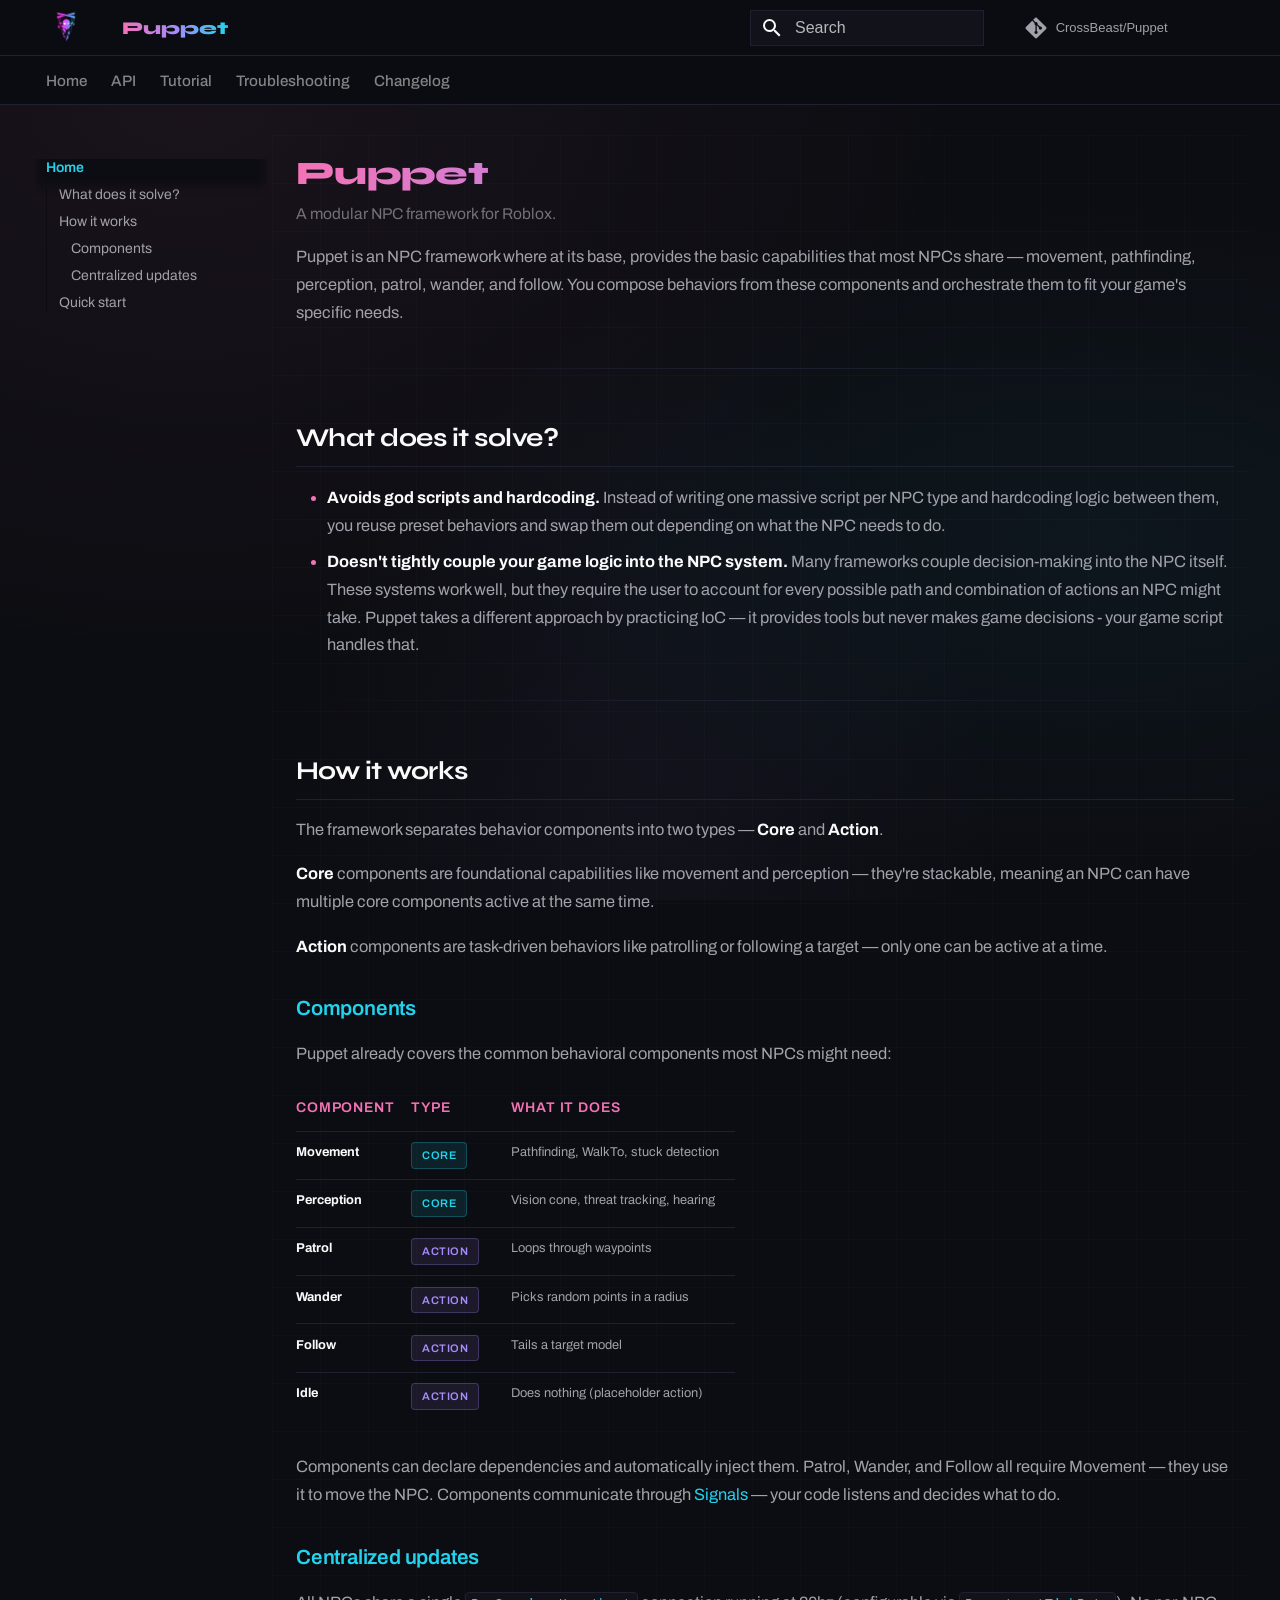
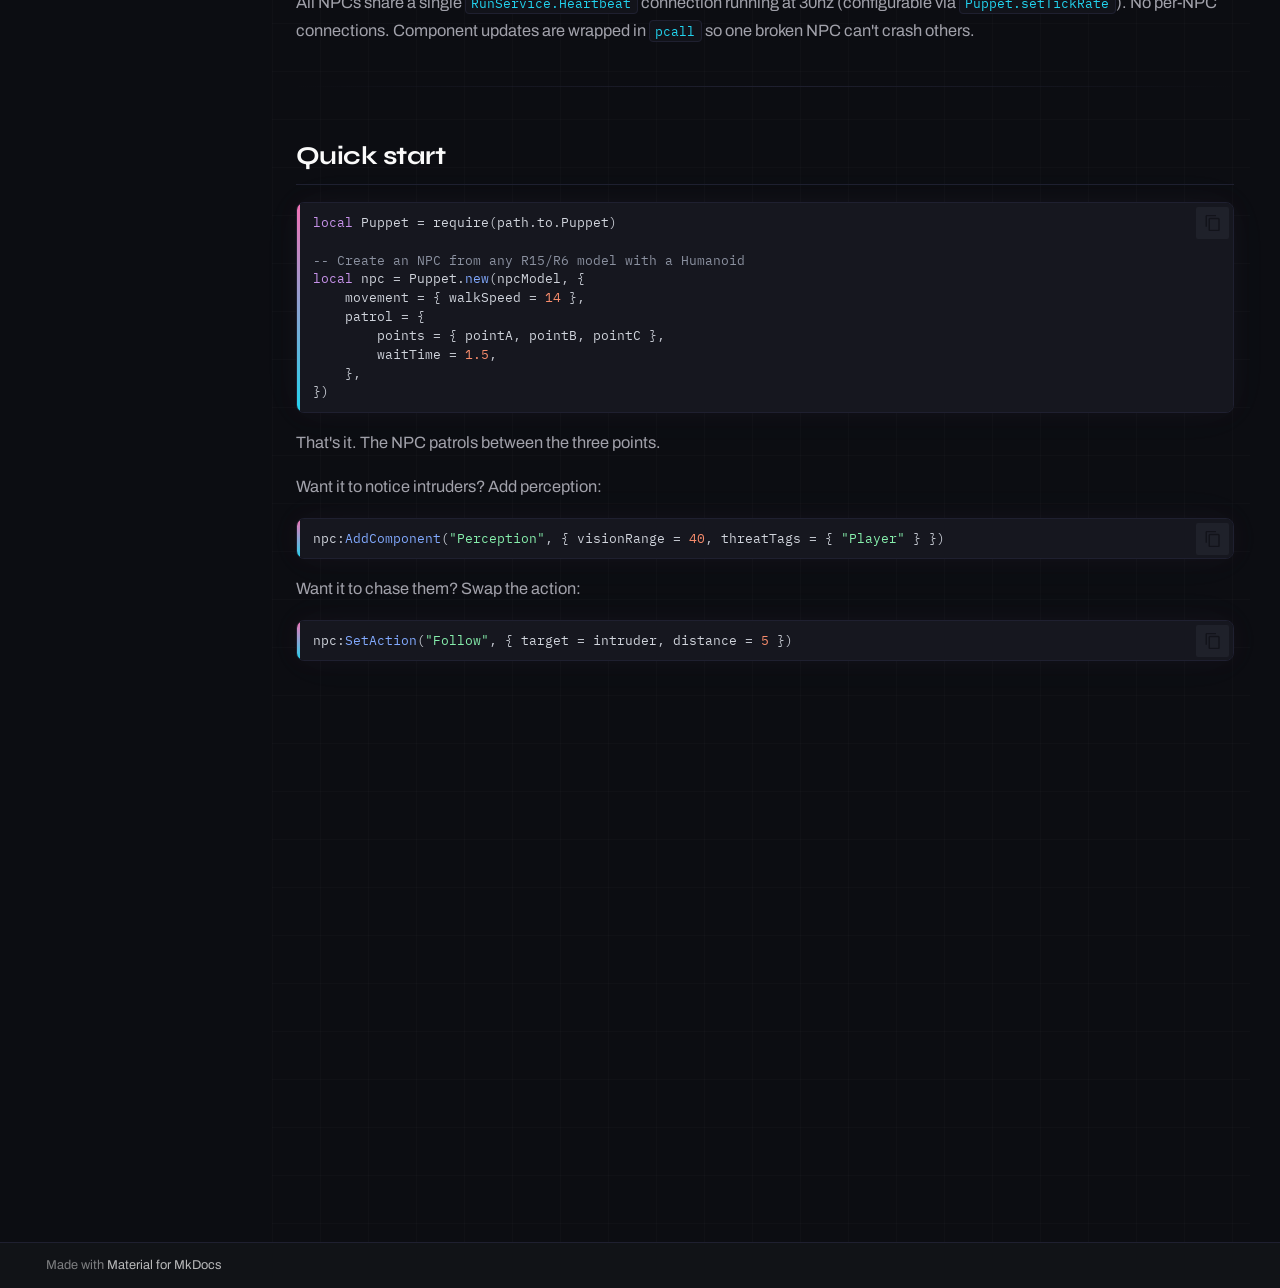
<file: index.html>
<!doctype html>
<html lang="en" class="no-js">
  <head>
    
      <meta charset="utf-8">
      <meta name="viewport" content="width=device-width,initial-scale=1">
      
        <meta name="description" content="A modular NPC framework for Roblox.">
      
      
      
      
      
        <link rel="next" href="api/">
      
      
        
      
      
      <link rel="icon" href="assets/logo.png">
      <meta name="generator" content="mkdocs-1.6.1, mkdocs-material-9.7.6">
    
    
      
        <title>Puppet</title>
      
    
    
      <link rel="stylesheet" href="assets/stylesheets/main.484c7ddc.min.css">
      
        
        <link rel="stylesheet" href="assets/stylesheets/palette.ab4e12ef.min.css">
      
      


    
    
      
    
    
      
    
    
      <link rel="stylesheet" href="https://fonts.googleapis.com/css2?family=Archivo:wght@400;500;600;700;800;900&family=Syne:wght@400;500;600;700;800&family=IBM+Plex+Mono:wght@400;500;600&display=swap">
    
      <link rel="stylesheet" href="stylesheets/custom.css">
    
    <script>__md_scope=new URL(".",location),__md_hash=e=>[...e].reduce(((e,_)=>(e<<5)-e+_.charCodeAt(0)),0),__md_get=(e,_=localStorage,t=__md_scope)=>JSON.parse(_.getItem(t.pathname+"."+e)),__md_set=(e,_,t=localStorage,a=__md_scope)=>{try{t.setItem(a.pathname+"."+e,JSON.stringify(_))}catch(e){}}</script>
    
      

    
    
  </head>
  
  
    
    
    
    
    
    <body dir="ltr" data-md-color-scheme="slate" data-md-color-primary="custom" data-md-color-accent="custom">
  
    
    <input class="md-toggle" data-md-toggle="drawer" type="checkbox" id="__drawer" autocomplete="off">
    <input class="md-toggle" data-md-toggle="search" type="checkbox" id="__search" autocomplete="off">
    <label class="md-overlay" for="__drawer"></label>
    <div data-md-component="skip">
      
        
        <a href="#puppet" class="md-skip">
          Skip to content
        </a>
      
    </div>
    <div data-md-component="announce">
      
    </div>
    
    
      

<header class="md-header" data-md-component="header">
  <nav class="md-header__inner md-grid" aria-label="Header">
    <a href="." title="Puppet" class="md-header__button md-logo" aria-label="Puppet" data-md-component="logo">
      
  <img src="assets/logo.png" alt="logo">

    </a>
    <label class="md-header__button md-icon" for="__drawer">
      
      <svg xmlns="http://www.w3.org/2000/svg" viewBox="0 0 24 24"><path d="M3 6h18v2H3zm0 5h18v2H3zm0 5h18v2H3z"/></svg>
    </label>
    <div class="md-header__title" data-md-component="header-title">
      <div class="md-header__ellipsis">
        <div class="md-header__topic">
          <span class="md-ellipsis">
            Puppet
          </span>
        </div>
        <div class="md-header__topic" data-md-component="header-topic">
          <span class="md-ellipsis">
            
              Home
            
          </span>
        </div>
      </div>
    </div>
    
      
    
    
    
    
      
      
        <label class="md-header__button md-icon" for="__search">
          
          <svg xmlns="http://www.w3.org/2000/svg" viewBox="0 0 24 24"><path d="M9.5 3A6.5 6.5 0 0 1 16 9.5c0 1.61-.59 3.09-1.56 4.23l.27.27h.79l5 5-1.5 1.5-5-5v-.79l-.27-.27A6.52 6.52 0 0 1 9.5 16 6.5 6.5 0 0 1 3 9.5 6.5 6.5 0 0 1 9.5 3m0 2C7 5 5 7 5 9.5S7 14 9.5 14 14 12 14 9.5 12 5 9.5 5"/></svg>
        </label>
        <div class="md-search" data-md-component="search" role="dialog">
  <label class="md-search__overlay" for="__search"></label>
  <div class="md-search__inner" role="search">
    <form class="md-search__form" name="search">
      <input type="text" class="md-search__input" name="query" aria-label="Search" placeholder="Search" autocapitalize="off" autocorrect="off" autocomplete="off" spellcheck="false" data-md-component="search-query" required>
      <label class="md-search__icon md-icon" for="__search">
        
        <svg xmlns="http://www.w3.org/2000/svg" viewBox="0 0 24 24"><path d="M9.5 3A6.5 6.5 0 0 1 16 9.5c0 1.61-.59 3.09-1.56 4.23l.27.27h.79l5 5-1.5 1.5-5-5v-.79l-.27-.27A6.52 6.52 0 0 1 9.5 16 6.5 6.5 0 0 1 3 9.5 6.5 6.5 0 0 1 9.5 3m0 2C7 5 5 7 5 9.5S7 14 9.5 14 14 12 14 9.5 12 5 9.5 5"/></svg>
        
        <svg xmlns="http://www.w3.org/2000/svg" viewBox="0 0 24 24"><path d="M20 11v2H8l5.5 5.5-1.42 1.42L4.16 12l7.92-7.92L13.5 5.5 8 11z"/></svg>
      </label>
      <nav class="md-search__options" aria-label="Search">
        
        <button type="reset" class="md-search__icon md-icon" title="Clear" aria-label="Clear" tabindex="-1">
          
          <svg xmlns="http://www.w3.org/2000/svg" viewBox="0 0 24 24"><path d="M19 6.41 17.59 5 12 10.59 6.41 5 5 6.41 10.59 12 5 17.59 6.41 19 12 13.41 17.59 19 19 17.59 13.41 12z"/></svg>
        </button>
      </nav>
      
    </form>
    <div class="md-search__output">
      <div class="md-search__scrollwrap" tabindex="0" data-md-scrollfix>
        <div class="md-search-result" data-md-component="search-result">
          <div class="md-search-result__meta">
            Initializing search
          </div>
          <ol class="md-search-result__list" role="presentation"></ol>
        </div>
      </div>
    </div>
  </div>
</div>
      
    
    
      <div class="md-header__source">
        <a href="https://github.com/CrossBeast/Puppet" title="Go to repository" class="md-source" data-md-component="source">
  <div class="md-source__icon md-icon">
    
    <svg xmlns="http://www.w3.org/2000/svg" viewBox="0 0 448 512"><!--! Font Awesome Free 7.1.0 by @fontawesome - https://fontawesome.com License - https://fontawesome.com/license/free (Icons: CC BY 4.0, Fonts: SIL OFL 1.1, Code: MIT License) Copyright 2025 Fonticons, Inc.--><path d="M439.6 236.1 244 40.5c-5.4-5.5-12.8-8.5-20.4-8.5s-15 3-20.4 8.4L162.5 81l51.5 51.5c27.1-9.1 52.7 16.8 43.4 43.7l49.7 49.7c34.2-11.8 61.2 31 35.5 56.7-26.5 26.5-70.2-2.9-56-37.3L240.3 199v121.9c25.3 12.5 22.3 41.8 9.1 55-6.4 6.4-15.2 10.1-24.3 10.1s-17.8-3.6-24.3-10.1c-17.6-17.6-11.1-46.9 11.2-56v-123c-20.8-8.5-24.6-30.7-18.6-45L142.6 101 8.5 235.1C3 240.6 0 247.9 0 255.5s3 15 8.5 20.4l195.6 195.7c5.4 5.4 12.7 8.4 20.4 8.4s15-3 20.4-8.4l194.7-194.7c5.4-5.4 8.4-12.8 8.4-20.4s-3-15-8.4-20.4"/></svg>
  </div>
  <div class="md-source__repository">
    CrossBeast/Puppet
  </div>
</a>
      </div>
    
  </nav>
  
</header>
    
    <div class="md-container" data-md-component="container">
      
      
        
          
            
<nav class="md-tabs" aria-label="Tabs" data-md-component="tabs">
  <div class="md-grid">
    <ul class="md-tabs__list">
      
        
  
  
  
    
  
  
    <li class="md-tabs__item md-tabs__item--active">
      <a href="." class="md-tabs__link">
        
  
  
    
  
  Home

      </a>
    </li>
  

      
        
  
  
  
  
    <li class="md-tabs__item">
      <a href="api/" class="md-tabs__link">
        
  
  
    
  
  API

      </a>
    </li>
  

      
        
  
  
  
  
    <li class="md-tabs__item">
      <a href="tutorial/" class="md-tabs__link">
        
  
  
    
  
  Tutorial

      </a>
    </li>
  

      
        
  
  
  
  
    <li class="md-tabs__item">
      <a href="troubleshooting/" class="md-tabs__link">
        
  
  
    
  
  Troubleshooting

      </a>
    </li>
  

      
        
  
  
  
  
    <li class="md-tabs__item">
      <a href="changelog/" class="md-tabs__link">
        
  
  
    
  
  Changelog

      </a>
    </li>
  

      
    </ul>
  </div>
</nav>
          
        
      
      <main class="md-main" data-md-component="main">
        <div class="md-main__inner md-grid">
          
            
              
              <div class="md-sidebar md-sidebar--primary" data-md-component="sidebar" data-md-type="navigation" >
                <div class="md-sidebar__scrollwrap">
                  <div class="md-sidebar__inner">
                    


  


  

<nav class="md-nav md-nav--primary md-nav--lifted md-nav--integrated" aria-label="Navigation" data-md-level="0">
  <label class="md-nav__title" for="__drawer">
    <a href="." title="Puppet" class="md-nav__button md-logo" aria-label="Puppet" data-md-component="logo">
      
  <img src="assets/logo.png" alt="logo">

    </a>
    Puppet
  </label>
  
    <div class="md-nav__source">
      <a href="https://github.com/CrossBeast/Puppet" title="Go to repository" class="md-source" data-md-component="source">
  <div class="md-source__icon md-icon">
    
    <svg xmlns="http://www.w3.org/2000/svg" viewBox="0 0 448 512"><!--! Font Awesome Free 7.1.0 by @fontawesome - https://fontawesome.com License - https://fontawesome.com/license/free (Icons: CC BY 4.0, Fonts: SIL OFL 1.1, Code: MIT License) Copyright 2025 Fonticons, Inc.--><path d="M439.6 236.1 244 40.5c-5.4-5.5-12.8-8.5-20.4-8.5s-15 3-20.4 8.4L162.5 81l51.5 51.5c27.1-9.1 52.7 16.8 43.4 43.7l49.7 49.7c34.2-11.8 61.2 31 35.5 56.7-26.5 26.5-70.2-2.9-56-37.3L240.3 199v121.9c25.3 12.5 22.3 41.8 9.1 55-6.4 6.4-15.2 10.1-24.3 10.1s-17.8-3.6-24.3-10.1c-17.6-17.6-11.1-46.9 11.2-56v-123c-20.8-8.5-24.6-30.7-18.6-45L142.6 101 8.5 235.1C3 240.6 0 247.9 0 255.5s3 15 8.5 20.4l195.6 195.7c5.4 5.4 12.7 8.4 20.4 8.4s15-3 20.4-8.4l194.7-194.7c5.4-5.4 8.4-12.8 8.4-20.4s-3-15-8.4-20.4"/></svg>
  </div>
  <div class="md-source__repository">
    CrossBeast/Puppet
  </div>
</a>
    </div>
  
  <ul class="md-nav__list" data-md-scrollfix>
    
      
      
  
  
    
  
  
  
    <li class="md-nav__item md-nav__item--active">
      
      <input class="md-nav__toggle md-toggle" type="checkbox" id="__toc">
      
      
        
      
      
        <label class="md-nav__link md-nav__link--active" for="__toc">
          
  
  
  <span class="md-ellipsis">
    
  
    Home
  

    
  </span>
  
  

          <span class="md-nav__icon md-icon"></span>
        </label>
      
      <a href="." class="md-nav__link md-nav__link--active">
        
  
  
  <span class="md-ellipsis">
    
  
    Home
  

    
  </span>
  
  

      </a>
      
        

<nav class="md-nav md-nav--secondary" aria-label="Table of contents">
  
  
  
    
  
  
    <label class="md-nav__title" for="__toc">
      <span class="md-nav__icon md-icon"></span>
      Table of contents
    </label>
    <ul class="md-nav__list" data-md-component="toc" data-md-scrollfix>
      
        <li class="md-nav__item">
  <a href="#what-does-it-solve" class="md-nav__link">
    <span class="md-ellipsis">
      
        What does it solve?
      
    </span>
  </a>
  
</li>
      
        <li class="md-nav__item">
  <a href="#how-it-works" class="md-nav__link">
    <span class="md-ellipsis">
      
        How it works
      
    </span>
  </a>
  
    <nav class="md-nav" aria-label="How it works">
      <ul class="md-nav__list">
        
          <li class="md-nav__item">
  <a href="#components" class="md-nav__link">
    <span class="md-ellipsis">
      
        Components
      
    </span>
  </a>
  
</li>
        
          <li class="md-nav__item">
  <a href="#centralized-updates" class="md-nav__link">
    <span class="md-ellipsis">
      
        Centralized updates
      
    </span>
  </a>
  
</li>
        
      </ul>
    </nav>
  
</li>
      
        <li class="md-nav__item">
  <a href="#quick-start" class="md-nav__link">
    <span class="md-ellipsis">
      
        Quick start
      
    </span>
  </a>
  
</li>
      
    </ul>
  
</nav>
      
    </li>
  

    
      
      
  
  
  
  
    <li class="md-nav__item">
      <a href="api/" class="md-nav__link">
        
  
  
  <span class="md-ellipsis">
    
  
    API
  

    
  </span>
  
  

      </a>
    </li>
  

    
      
      
  
  
  
  
    <li class="md-nav__item">
      <a href="tutorial/" class="md-nav__link">
        
  
  
  <span class="md-ellipsis">
    
  
    Tutorial
  

    
  </span>
  
  

      </a>
    </li>
  

    
      
      
  
  
  
  
    <li class="md-nav__item">
      <a href="troubleshooting/" class="md-nav__link">
        
  
  
  <span class="md-ellipsis">
    
  
    Troubleshooting
  

    
  </span>
  
  

      </a>
    </li>
  

    
      
      
  
  
  
  
    <li class="md-nav__item">
      <a href="changelog/" class="md-nav__link">
        
  
  
  <span class="md-ellipsis">
    
  
    Changelog
  

    
  </span>
  
  

      </a>
    </li>
  

    
  </ul>
</nav>
                  </div>
                </div>
              </div>
            
            
          
          
            <div class="md-content" data-md-component="content">
              
              <article class="md-content__inner md-typeset">
                
                  


  
  


<h1 id="puppet">Puppet</h1>
<p>A modular NPC framework for Roblox.</p>
<p>Puppet is an NPC framework where at its base, provides the basic capabilities that most NPCs share — movement, pathfinding, perception, patrol, wander, and follow. You compose behaviors from these components and orchestrate them to fit your game's specific needs.</p>
<hr />
<h2 id="what-does-it-solve">What does it solve?</h2>
<ul>
<li><strong>Avoids god scripts and hardcoding.</strong> Instead of writing one massive script per NPC type and hardcoding logic between them, you reuse preset behaviors and swap them out depending on what the NPC needs to do.</li>
<li><strong>Doesn't tightly couple your game logic into the NPC system.</strong> Many frameworks couple decision-making into the NPC itself. These systems work well, but they require the user to account for every possible path and combination of actions an NPC might take. Puppet takes a different approach by practicing IoC — it provides tools but never makes game decisions - your game script handles that.</li>
</ul>
<hr />
<h2 id="how-it-works">How it works</h2>
<p>The framework separates behavior components into two types — <strong>Core</strong> and <strong>Action</strong>.</p>
<p><strong>Core</strong> components are foundational capabilities like movement and perception — they're stackable, meaning an NPC can have multiple core components active at the same time.</p>
<p><strong>Action</strong> components are task-driven behaviors like patrolling or following a target — only one can be active at a time.</p>
<h3 id="components">Components</h3>
<p>Puppet already covers the common behavioral components most NPCs might need:</p>
<table>
<thead>
<tr>
<th>Component</th>
<th>Type</th>
<th>What it does</th>
</tr>
</thead>
<tbody>
<tr>
<td><strong>Movement</strong></td>
<td><span class="type-badge type-core">CORE</span></td>
<td>Pathfinding, WalkTo, stuck detection</td>
</tr>
<tr>
<td><strong>Perception</strong></td>
<td><span class="type-badge type-core">CORE</span></td>
<td>Vision cone, threat tracking, hearing</td>
</tr>
<tr>
<td><strong>Patrol</strong></td>
<td><span class="type-badge type-action">ACTION</span></td>
<td>Loops through waypoints</td>
</tr>
<tr>
<td><strong>Wander</strong></td>
<td><span class="type-badge type-action">ACTION</span></td>
<td>Picks random points in a radius</td>
</tr>
<tr>
<td><strong>Follow</strong></td>
<td><span class="type-badge type-action">ACTION</span></td>
<td>Tails a target model</td>
</tr>
<tr>
<td><strong>Idle</strong></td>
<td><span class="type-badge type-action">ACTION</span></td>
<td>Does nothing (placeholder action)</td>
</tr>
</tbody>
</table>
<p>Components can declare dependencies and automatically inject them. Patrol, Wander, and Follow all require Movement — they use it to move the NPC. Components communicate through <a href="https://sleitnick.github.io/RbxUtil/api/Signal/">Signals</a> — your code listens and decides what to do.</p>
<h3 id="centralized-updates">Centralized updates</h3>
<p>All NPCs share a single <code>RunService.Heartbeat</code> connection running at 30hz (configurable via <code>Puppet.setTickRate</code>). No per-NPC connections. Component updates are wrapped in <code>pcall</code> so one broken NPC can't crash others.</p>
<hr />
<h2 id="quick-start">Quick start</h2>
<div class="highlight"><pre><span></span><code><a id="__codelineno-0-1" name="__codelineno-0-1" href="#__codelineno-0-1"></a><span class="kd">local</span><span class="w"> </span><span class="nv">Puppet</span><span class="w"> </span><span class="o">=</span><span class="w"> </span><span class="nb">require</span><span class="p">(</span><span class="nv">path</span><span class="p">.</span><span class="py">to</span><span class="p">.</span><span class="py">Puppet</span><span class="p">)</span>
<a id="__codelineno-0-2" name="__codelineno-0-2" href="#__codelineno-0-2"></a>
<a id="__codelineno-0-3" name="__codelineno-0-3" href="#__codelineno-0-3"></a><span class="c1">-- Create an NPC from any R15/R6 model with a Humanoid</span>
<a id="__codelineno-0-4" name="__codelineno-0-4" href="#__codelineno-0-4"></a><span class="kd">local</span><span class="w"> </span><span class="nv">npc</span><span class="w"> </span><span class="o">=</span><span class="w"> </span><span class="nv">Puppet</span><span class="p">.</span><span class="nf">new</span><span class="p">(</span><span class="nv">npcModel</span><span class="p">,</span><span class="w"> </span><span class="p">{</span>
<a id="__codelineno-0-5" name="__codelineno-0-5" href="#__codelineno-0-5"></a><span class="w">    </span><span class="nv">movement</span><span class="w"> </span><span class="o">=</span><span class="w"> </span><span class="p">{</span><span class="w"> </span><span class="nv">walkSpeed</span><span class="w"> </span><span class="o">=</span><span class="w"> </span><span class="mi">14</span><span class="w"> </span><span class="p">},</span>
<a id="__codelineno-0-6" name="__codelineno-0-6" href="#__codelineno-0-6"></a><span class="w">    </span><span class="nv">patrol</span><span class="w"> </span><span class="o">=</span><span class="w"> </span><span class="p">{</span>
<a id="__codelineno-0-7" name="__codelineno-0-7" href="#__codelineno-0-7"></a><span class="w">        </span><span class="nv">points</span><span class="w"> </span><span class="o">=</span><span class="w"> </span><span class="p">{</span><span class="w"> </span><span class="nv">pointA</span><span class="p">,</span><span class="w"> </span><span class="nv">pointB</span><span class="p">,</span><span class="w"> </span><span class="nv">pointC</span><span class="w"> </span><span class="p">},</span>
<a id="__codelineno-0-8" name="__codelineno-0-8" href="#__codelineno-0-8"></a><span class="w">        </span><span class="nv">waitTime</span><span class="w"> </span><span class="o">=</span><span class="w"> </span><span class="mf">1.5</span><span class="p">,</span>
<a id="__codelineno-0-9" name="__codelineno-0-9" href="#__codelineno-0-9"></a><span class="w">    </span><span class="p">},</span>
<a id="__codelineno-0-10" name="__codelineno-0-10" href="#__codelineno-0-10"></a><span class="p">})</span>
</code></pre></div>
<p>That's it. The NPC patrols between the three points.</p>
<p>Want it to notice intruders? Add perception:</p>
<div class="highlight"><pre><span></span><code><a id="__codelineno-1-1" name="__codelineno-1-1" href="#__codelineno-1-1"></a><span class="nv">npc</span><span class="p">:</span><span class="nf">AddComponent</span><span class="p">(</span><span class="s2">&quot;Perception&quot;</span><span class="p">,</span><span class="w"> </span><span class="p">{</span><span class="w"> </span><span class="nv">visionRange</span><span class="w"> </span><span class="o">=</span><span class="w"> </span><span class="mi">40</span><span class="p">,</span><span class="w"> </span><span class="nv">threatTags</span><span class="w"> </span><span class="o">=</span><span class="w"> </span><span class="p">{</span><span class="w"> </span><span class="s2">&quot;Player&quot;</span><span class="w"> </span><span class="p">}</span><span class="w"> </span><span class="p">})</span>
</code></pre></div>
<p>Want it to chase them? Swap the action:</p>
<div class="highlight"><pre><span></span><code><a id="__codelineno-2-1" name="__codelineno-2-1" href="#__codelineno-2-1"></a><span class="nv">npc</span><span class="p">:</span><span class="nf">SetAction</span><span class="p">(</span><span class="s2">&quot;Follow&quot;</span><span class="p">,</span><span class="w"> </span><span class="p">{</span><span class="w"> </span><span class="nv">target</span><span class="w"> </span><span class="o">=</span><span class="w"> </span><span class="nv">intruder</span><span class="p">,</span><span class="w"> </span><span class="nv">distance</span><span class="w"> </span><span class="o">=</span><span class="w"> </span><span class="mi">5</span><span class="w"> </span><span class="p">})</span>
</code></pre></div>












                
              </article>
            </div>
          
          
<script>var target=document.getElementById(location.hash.slice(1));target&&target.name&&(target.checked=target.name.startsWith("__tabbed_"))</script>
        </div>
        
          <button type="button" class="md-top md-icon" data-md-component="top" hidden>
  
  <svg xmlns="http://www.w3.org/2000/svg" viewBox="0 0 24 24"><path d="M13 20h-2V8l-5.5 5.5-1.42-1.42L12 4.16l7.92 7.92-1.42 1.42L13 8z"/></svg>
  Back to top
</button>
        
      </main>
      
        <footer class="md-footer">
  
  <div class="md-footer-meta md-typeset">
    <div class="md-footer-meta__inner md-grid">
      <div class="md-copyright">
  
  
    Made with
    <a href="https://squidfunk.github.io/mkdocs-material/" target="_blank" rel="noopener">
      Material for MkDocs
    </a>
  
</div>
      
    </div>
  </div>
</footer>
      
    </div>
    <div class="md-dialog" data-md-component="dialog">
      <div class="md-dialog__inner md-typeset"></div>
    </div>
    
    
    
      
      
      <script id="__config" type="application/json">{"annotate": null, "base": ".", "features": ["navigation.tabs", "navigation.sections", "navigation.top", "content.code.copy", "toc.integrate"], "search": "assets/javascripts/workers/search.2c215733.min.js", "tags": null, "translations": {"clipboard.copied": "Copied to clipboard", "clipboard.copy": "Copy to clipboard", "search.result.more.one": "1 more on this page", "search.result.more.other": "# more on this page", "search.result.none": "No matching documents", "search.result.one": "1 matching document", "search.result.other": "# matching documents", "search.result.placeholder": "Type to start searching", "search.result.term.missing": "Missing", "select.version": "Select version"}, "version": null}</script>
    
    
      <script src="assets/javascripts/bundle.79ae519e.min.js"></script>
      
    
  </body>
</html>
</file>
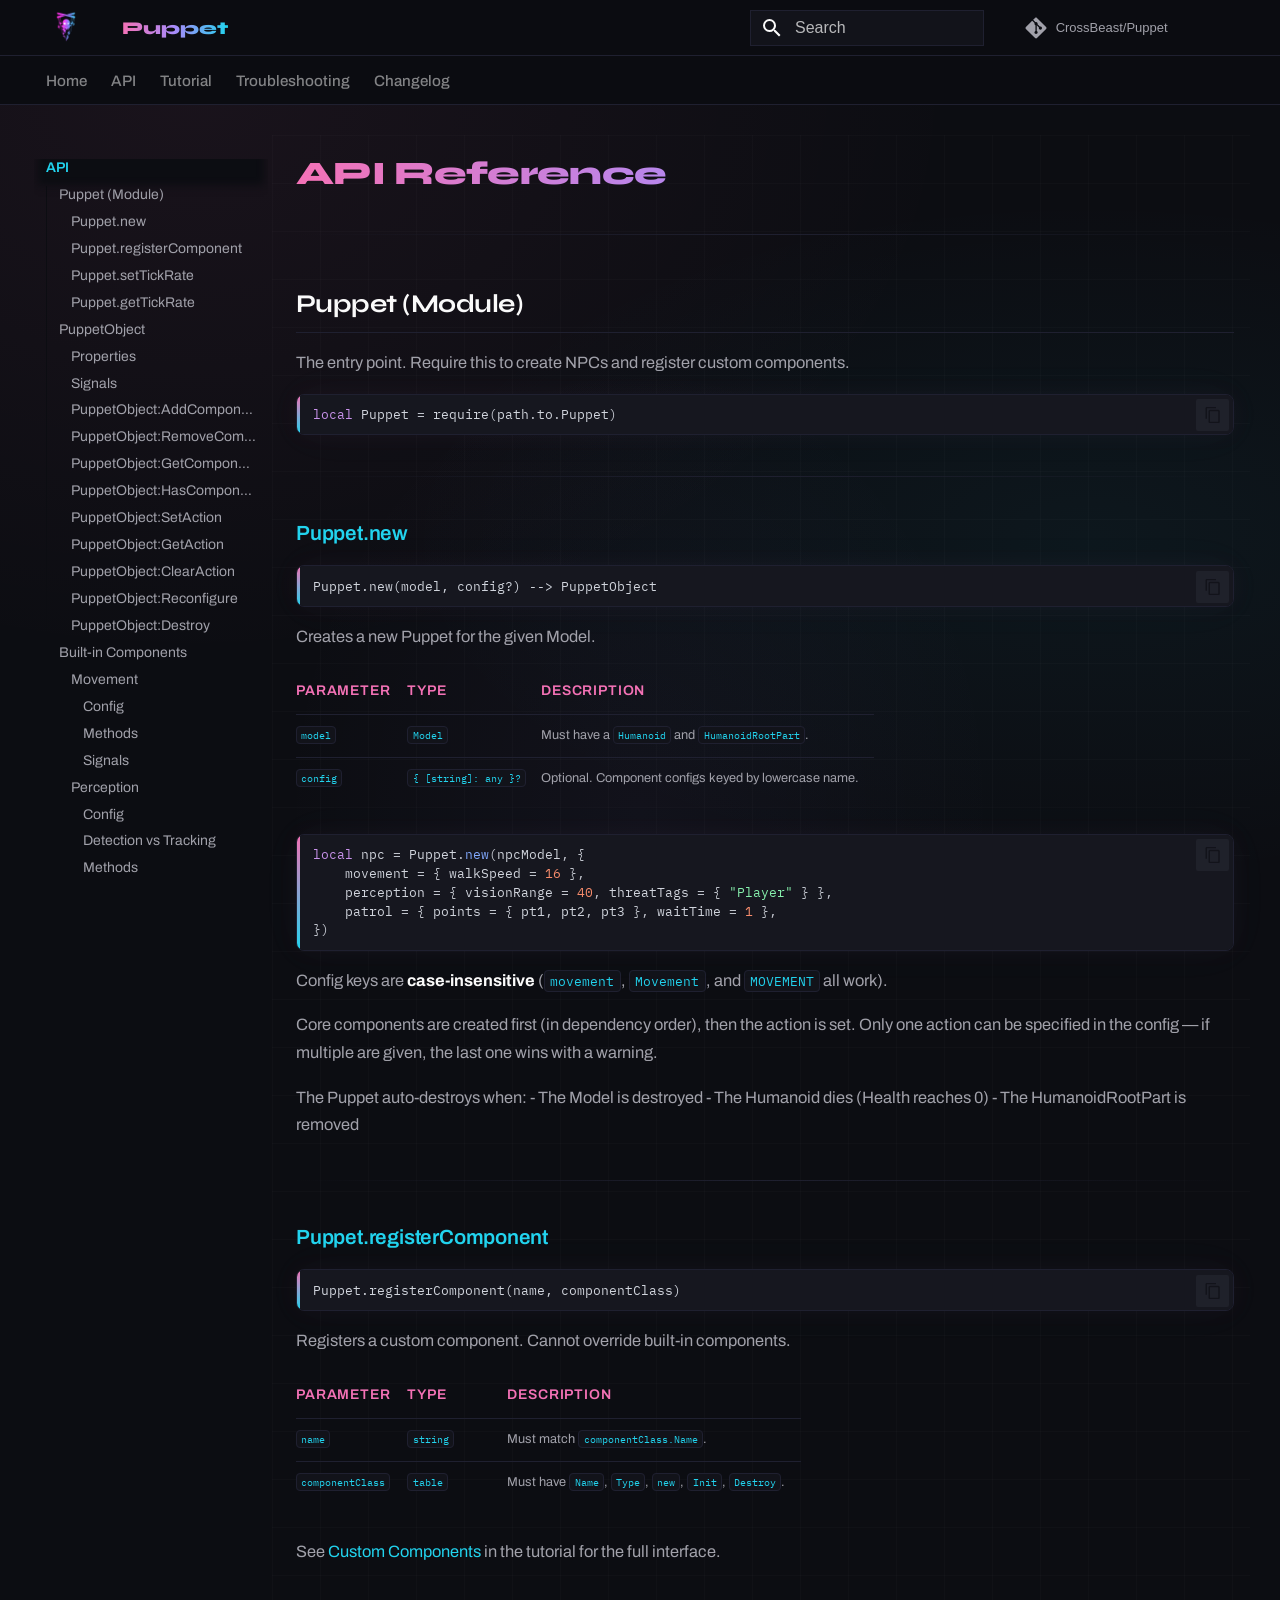
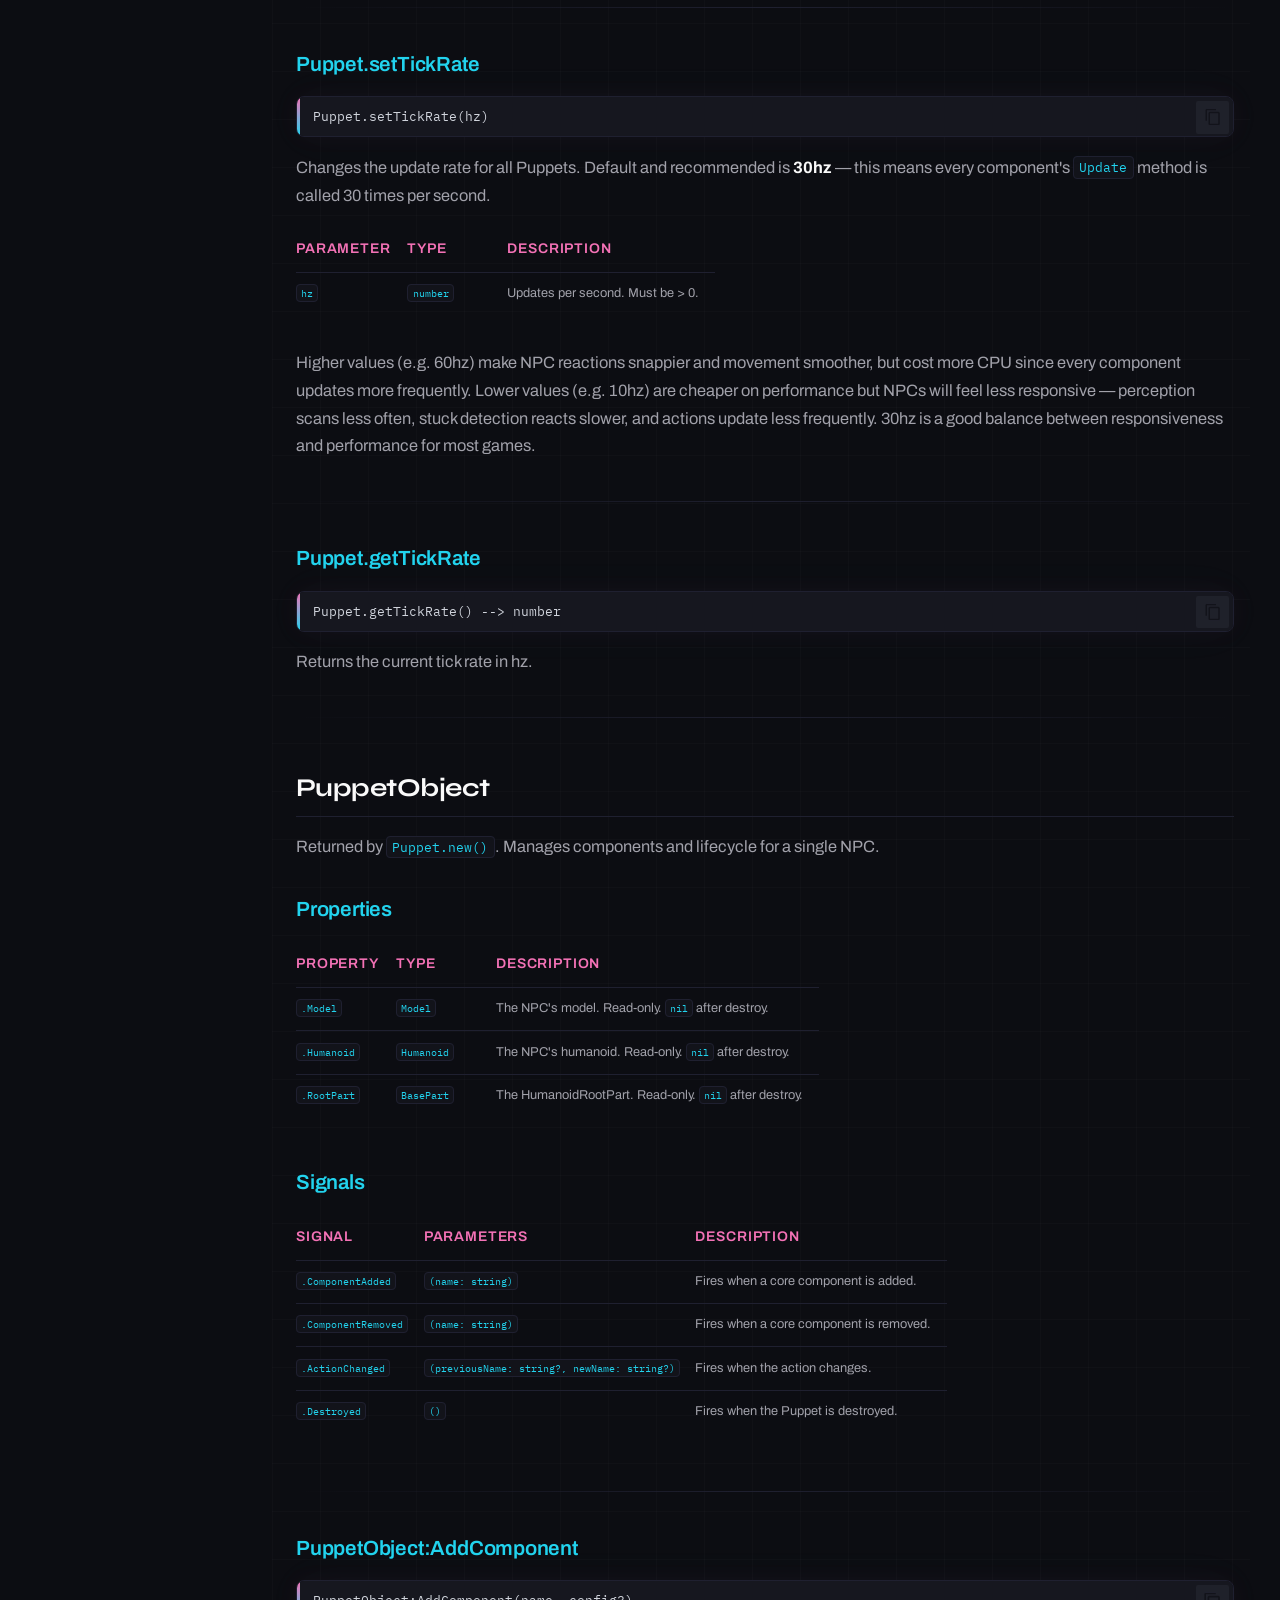
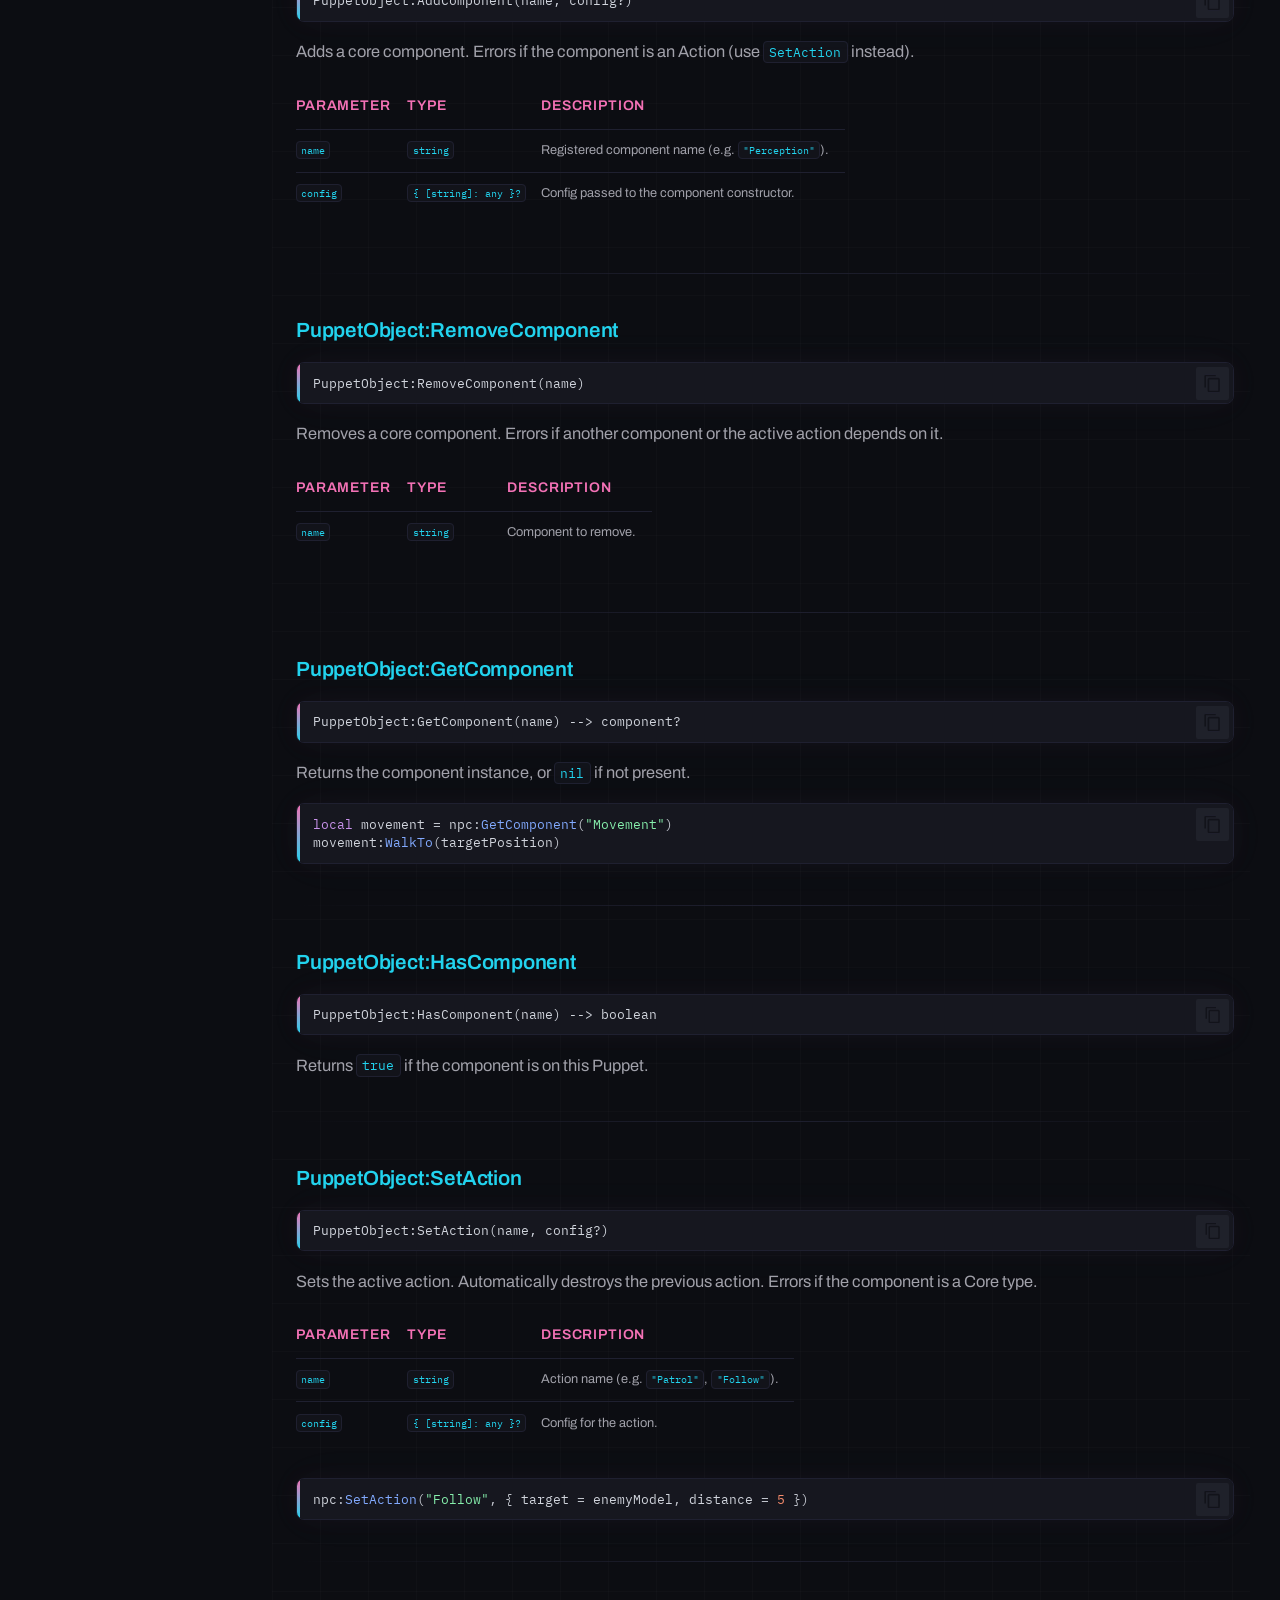
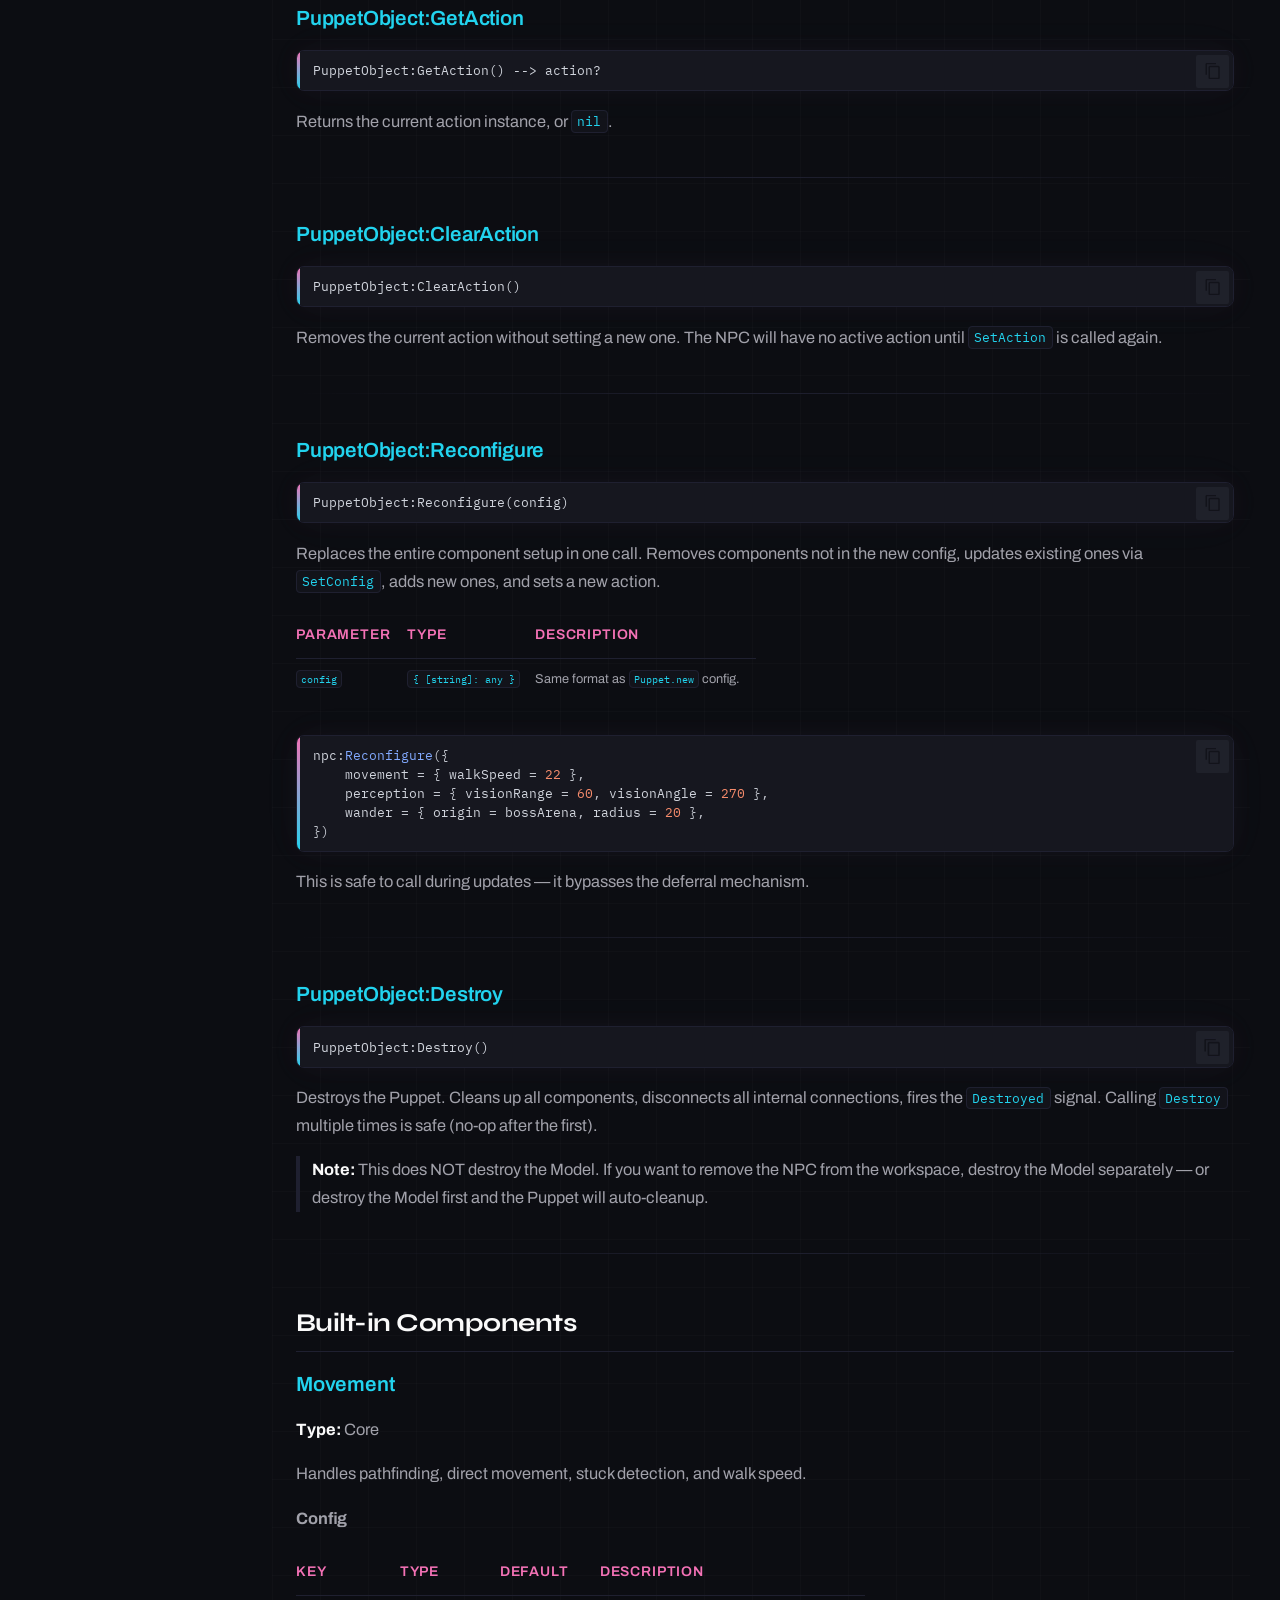
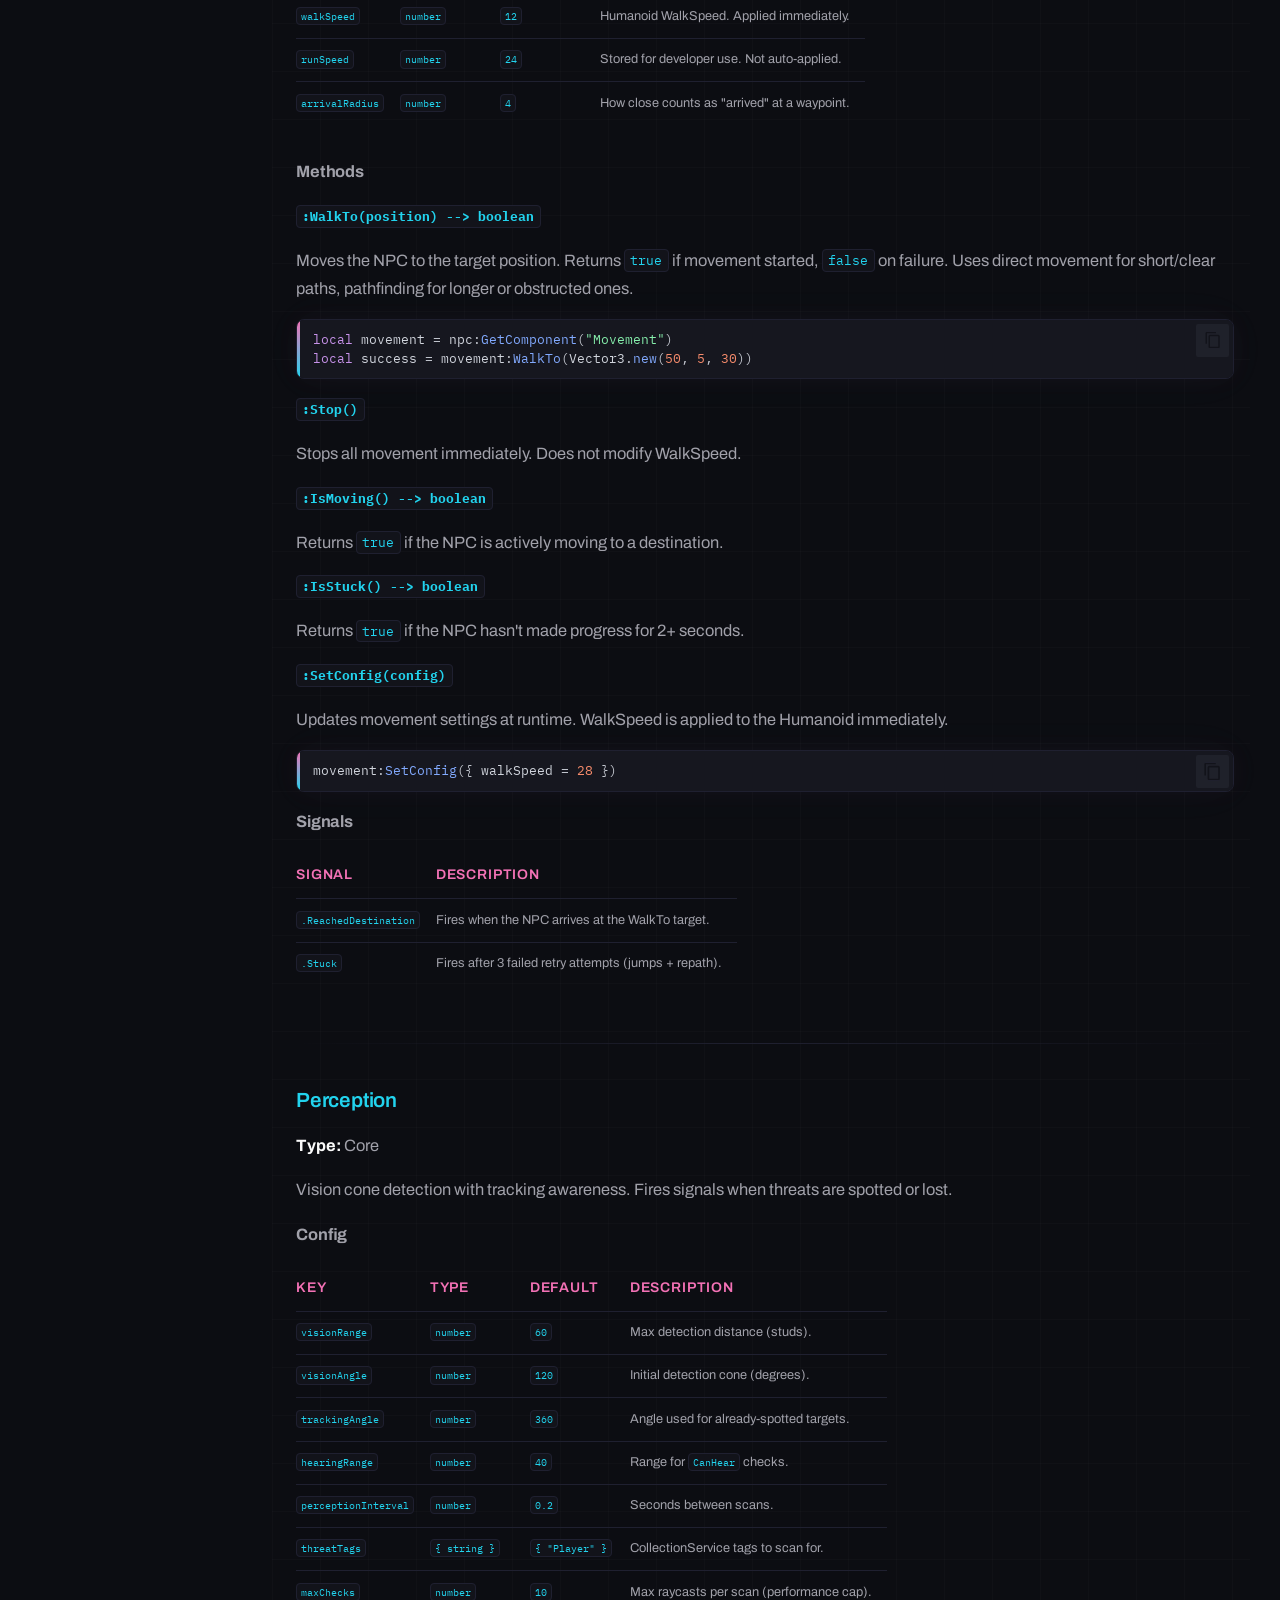
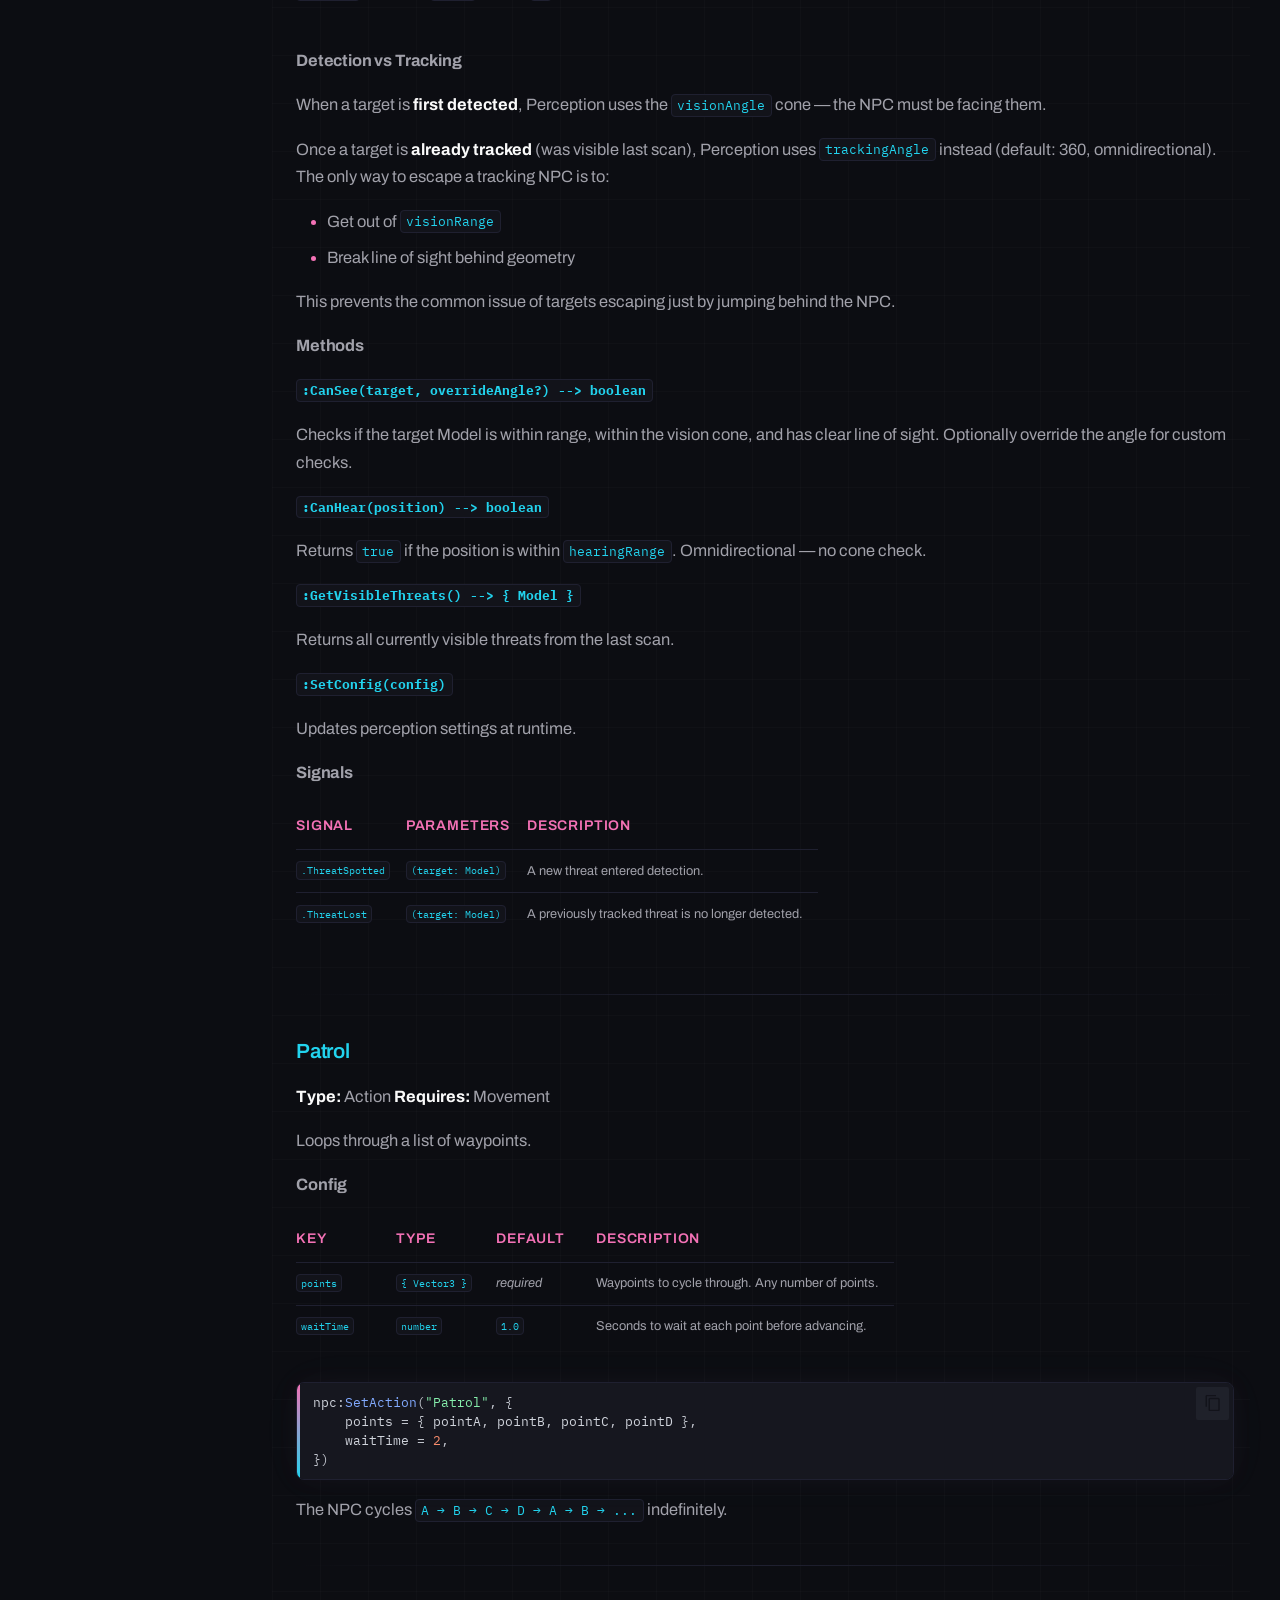
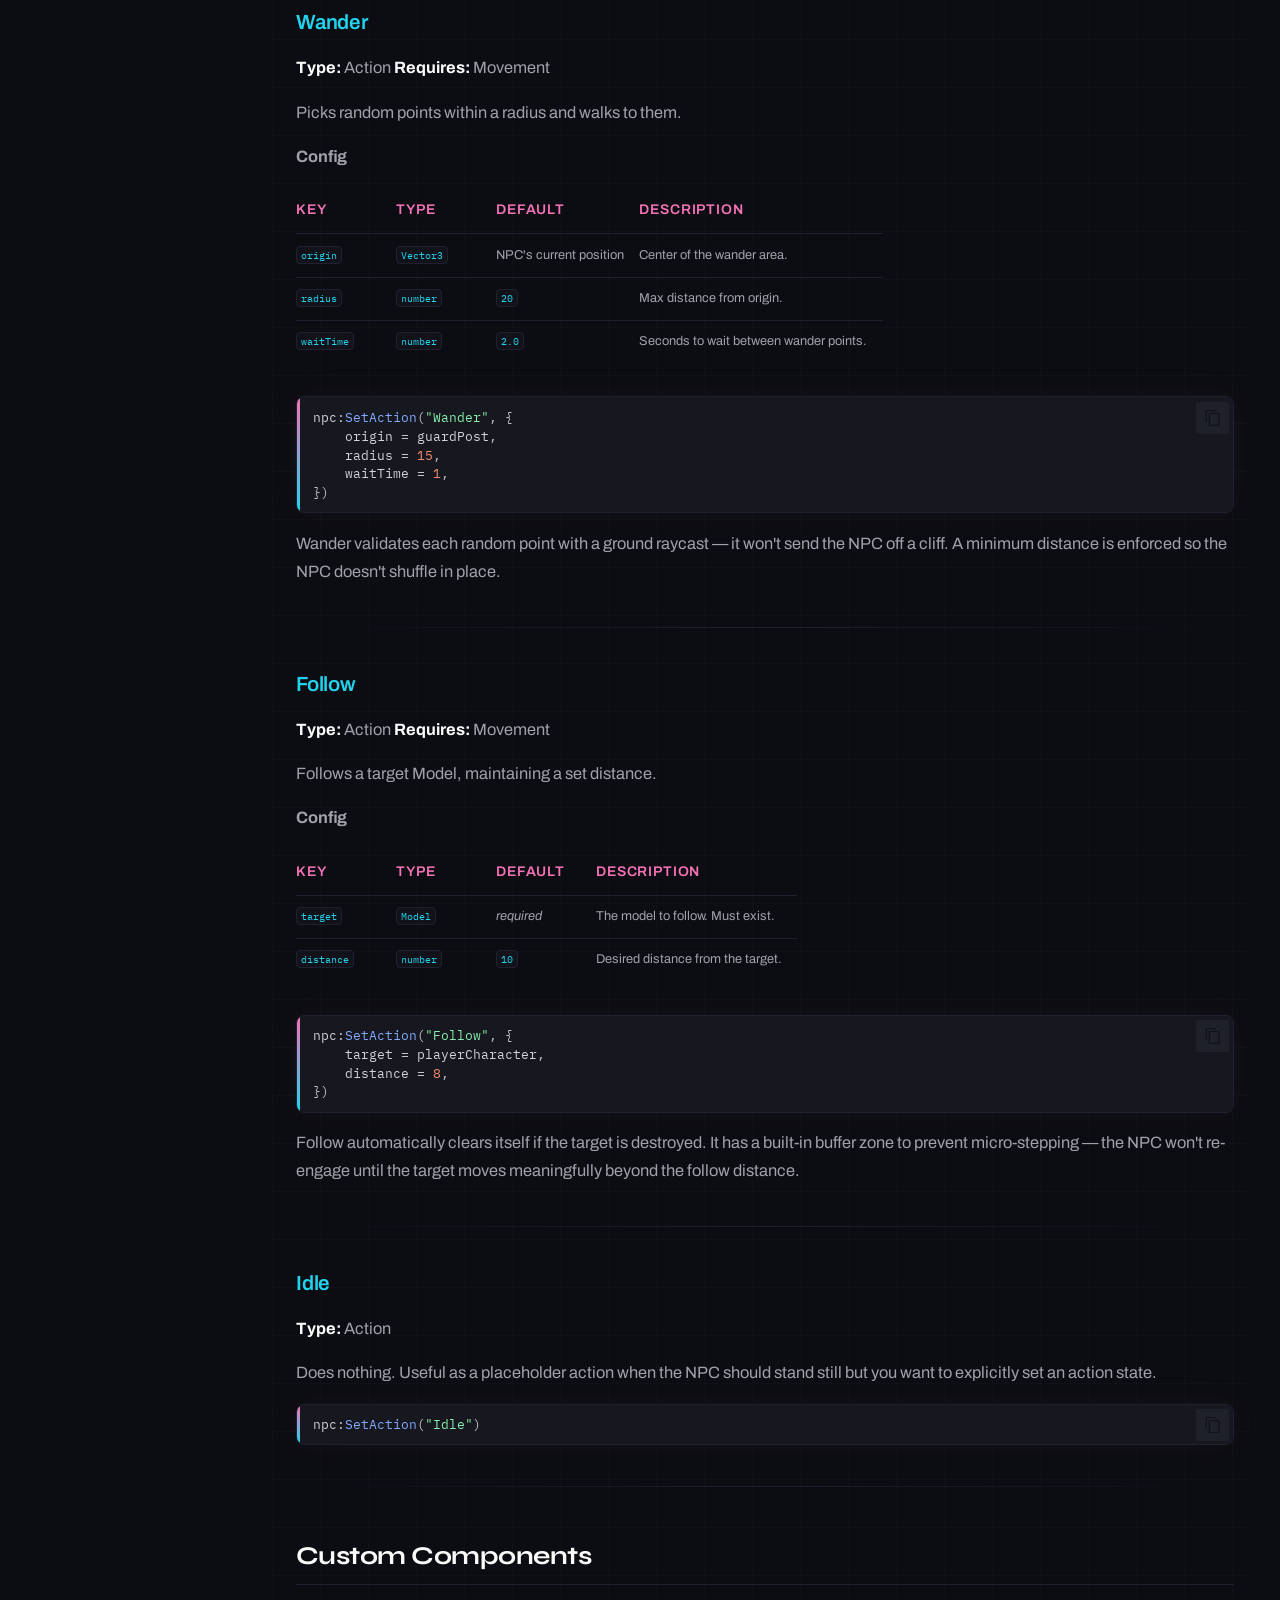
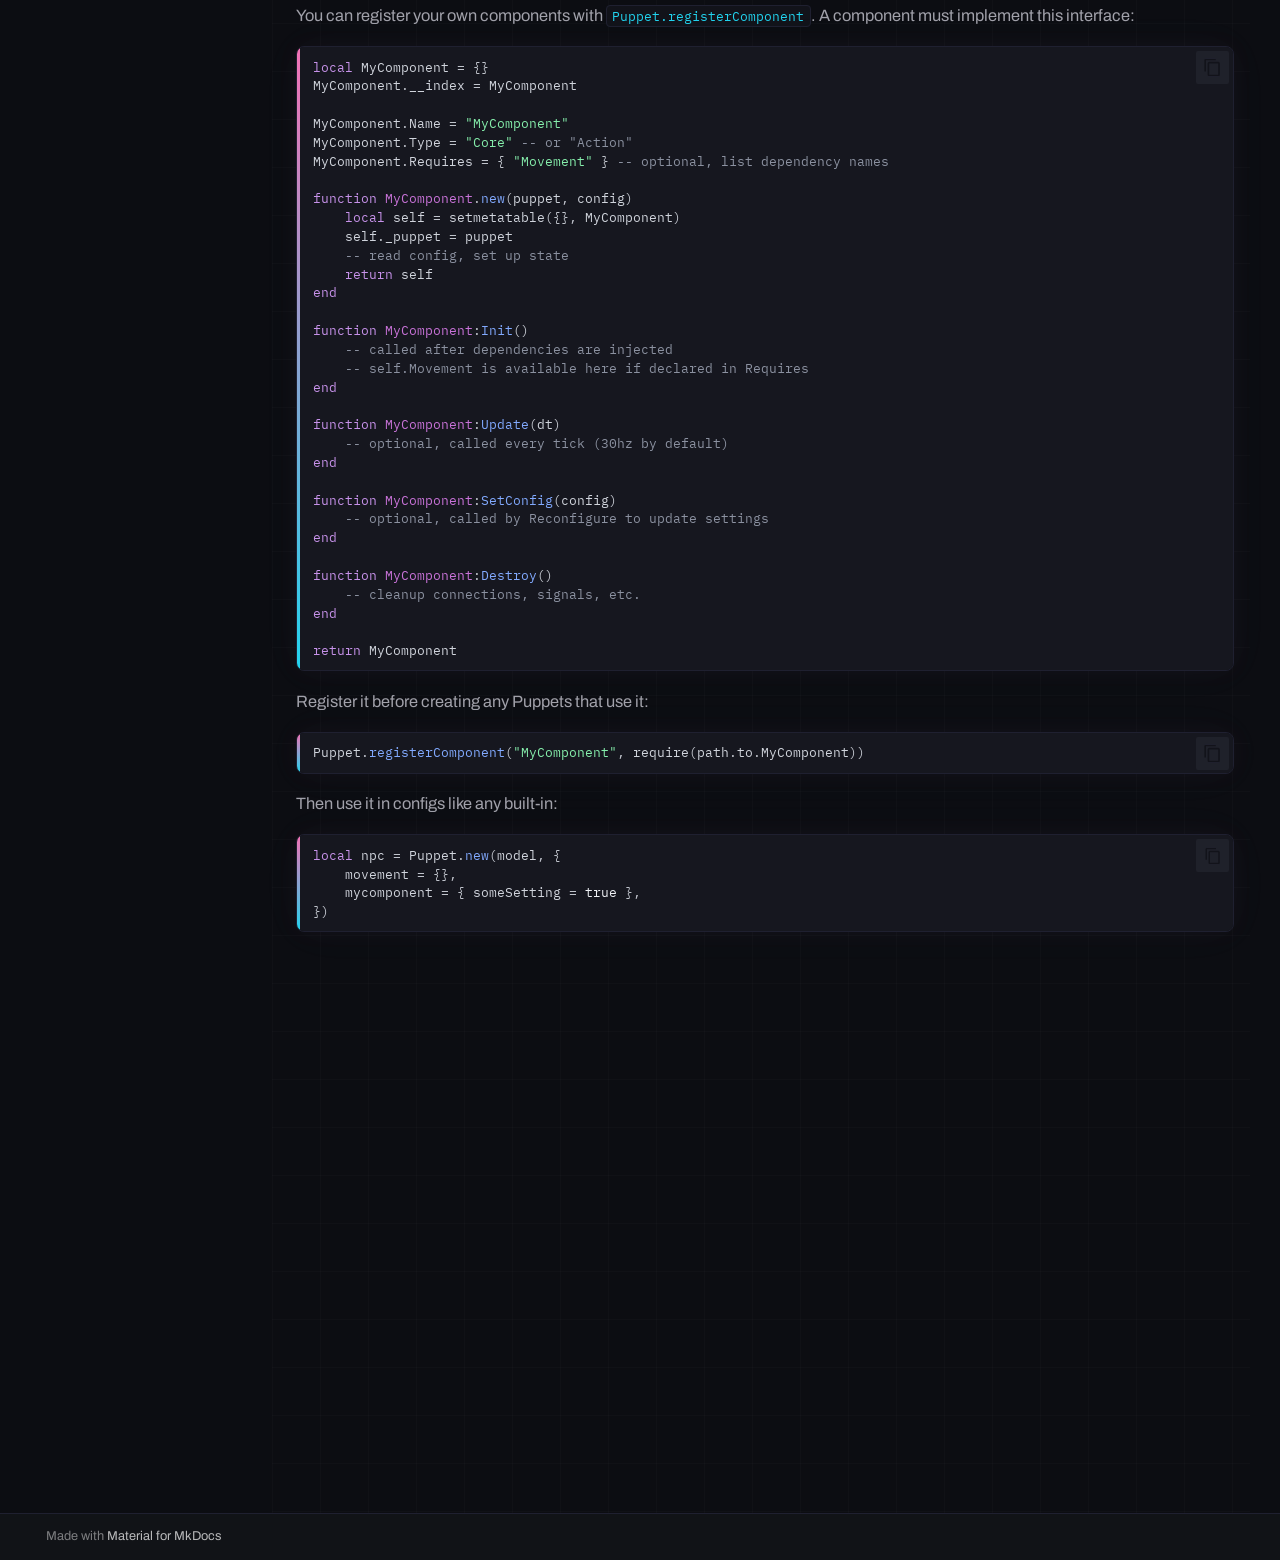
<file: api/index.html>
<!doctype html>
<html lang="en" class="no-js">
  <head>
    
      <meta charset="utf-8">
      <meta name="viewport" content="width=device-width,initial-scale=1">
      
        <meta name="description" content="A modular NPC framework for Roblox.">
      
      
      
      
        <link rel="prev" href="..">
      
      
        <link rel="next" href="../tutorial/">
      
      
        
      
      
      <link rel="icon" href="../assets/logo.png">
      <meta name="generator" content="mkdocs-1.6.1, mkdocs-material-9.7.6">
    
    
      
        <title>API - Puppet</title>
      
    
    
      <link rel="stylesheet" href="../assets/stylesheets/main.484c7ddc.min.css">
      
        
        <link rel="stylesheet" href="../assets/stylesheets/palette.ab4e12ef.min.css">
      
      


    
    
      
    
    
      
    
    
      <link rel="stylesheet" href="https://fonts.googleapis.com/css2?family=Archivo:wght@400;500;600;700;800;900&family=Syne:wght@400;500;600;700;800&family=IBM+Plex+Mono:wght@400;500;600&display=swap">
    
      <link rel="stylesheet" href="../stylesheets/custom.css">
    
    <script>__md_scope=new URL("..",location),__md_hash=e=>[...e].reduce(((e,_)=>(e<<5)-e+_.charCodeAt(0)),0),__md_get=(e,_=localStorage,t=__md_scope)=>JSON.parse(_.getItem(t.pathname+"."+e)),__md_set=(e,_,t=localStorage,a=__md_scope)=>{try{t.setItem(a.pathname+"."+e,JSON.stringify(_))}catch(e){}}</script>
    
      

    
    
  </head>
  
  
    
    
    
    
    
    <body dir="ltr" data-md-color-scheme="slate" data-md-color-primary="custom" data-md-color-accent="custom">
  
    
    <input class="md-toggle" data-md-toggle="drawer" type="checkbox" id="__drawer" autocomplete="off">
    <input class="md-toggle" data-md-toggle="search" type="checkbox" id="__search" autocomplete="off">
    <label class="md-overlay" for="__drawer"></label>
    <div data-md-component="skip">
      
        
        <a href="#api-reference" class="md-skip">
          Skip to content
        </a>
      
    </div>
    <div data-md-component="announce">
      
    </div>
    
    
      

<header class="md-header" data-md-component="header">
  <nav class="md-header__inner md-grid" aria-label="Header">
    <a href=".." title="Puppet" class="md-header__button md-logo" aria-label="Puppet" data-md-component="logo">
      
  <img src="../assets/logo.png" alt="logo">

    </a>
    <label class="md-header__button md-icon" for="__drawer">
      
      <svg xmlns="http://www.w3.org/2000/svg" viewBox="0 0 24 24"><path d="M3 6h18v2H3zm0 5h18v2H3zm0 5h18v2H3z"/></svg>
    </label>
    <div class="md-header__title" data-md-component="header-title">
      <div class="md-header__ellipsis">
        <div class="md-header__topic">
          <span class="md-ellipsis">
            Puppet
          </span>
        </div>
        <div class="md-header__topic" data-md-component="header-topic">
          <span class="md-ellipsis">
            
              API
            
          </span>
        </div>
      </div>
    </div>
    
      
    
    
    
    
      
      
        <label class="md-header__button md-icon" for="__search">
          
          <svg xmlns="http://www.w3.org/2000/svg" viewBox="0 0 24 24"><path d="M9.5 3A6.5 6.5 0 0 1 16 9.5c0 1.61-.59 3.09-1.56 4.23l.27.27h.79l5 5-1.5 1.5-5-5v-.79l-.27-.27A6.52 6.52 0 0 1 9.5 16 6.5 6.5 0 0 1 3 9.5 6.5 6.5 0 0 1 9.5 3m0 2C7 5 5 7 5 9.5S7 14 9.5 14 14 12 14 9.5 12 5 9.5 5"/></svg>
        </label>
        <div class="md-search" data-md-component="search" role="dialog">
  <label class="md-search__overlay" for="__search"></label>
  <div class="md-search__inner" role="search">
    <form class="md-search__form" name="search">
      <input type="text" class="md-search__input" name="query" aria-label="Search" placeholder="Search" autocapitalize="off" autocorrect="off" autocomplete="off" spellcheck="false" data-md-component="search-query" required>
      <label class="md-search__icon md-icon" for="__search">
        
        <svg xmlns="http://www.w3.org/2000/svg" viewBox="0 0 24 24"><path d="M9.5 3A6.5 6.5 0 0 1 16 9.5c0 1.61-.59 3.09-1.56 4.23l.27.27h.79l5 5-1.5 1.5-5-5v-.79l-.27-.27A6.52 6.52 0 0 1 9.5 16 6.5 6.5 0 0 1 3 9.5 6.5 6.5 0 0 1 9.5 3m0 2C7 5 5 7 5 9.5S7 14 9.5 14 14 12 14 9.5 12 5 9.5 5"/></svg>
        
        <svg xmlns="http://www.w3.org/2000/svg" viewBox="0 0 24 24"><path d="M20 11v2H8l5.5 5.5-1.42 1.42L4.16 12l7.92-7.92L13.5 5.5 8 11z"/></svg>
      </label>
      <nav class="md-search__options" aria-label="Search">
        
        <button type="reset" class="md-search__icon md-icon" title="Clear" aria-label="Clear" tabindex="-1">
          
          <svg xmlns="http://www.w3.org/2000/svg" viewBox="0 0 24 24"><path d="M19 6.41 17.59 5 12 10.59 6.41 5 5 6.41 10.59 12 5 17.59 6.41 19 12 13.41 17.59 19 19 17.59 13.41 12z"/></svg>
        </button>
      </nav>
      
    </form>
    <div class="md-search__output">
      <div class="md-search__scrollwrap" tabindex="0" data-md-scrollfix>
        <div class="md-search-result" data-md-component="search-result">
          <div class="md-search-result__meta">
            Initializing search
          </div>
          <ol class="md-search-result__list" role="presentation"></ol>
        </div>
      </div>
    </div>
  </div>
</div>
      
    
    
      <div class="md-header__source">
        <a href="https://github.com/CrossBeast/Puppet" title="Go to repository" class="md-source" data-md-component="source">
  <div class="md-source__icon md-icon">
    
    <svg xmlns="http://www.w3.org/2000/svg" viewBox="0 0 448 512"><!--! Font Awesome Free 7.1.0 by @fontawesome - https://fontawesome.com License - https://fontawesome.com/license/free (Icons: CC BY 4.0, Fonts: SIL OFL 1.1, Code: MIT License) Copyright 2025 Fonticons, Inc.--><path d="M439.6 236.1 244 40.5c-5.4-5.5-12.8-8.5-20.4-8.5s-15 3-20.4 8.4L162.5 81l51.5 51.5c27.1-9.1 52.7 16.8 43.4 43.7l49.7 49.7c34.2-11.8 61.2 31 35.5 56.7-26.5 26.5-70.2-2.9-56-37.3L240.3 199v121.9c25.3 12.5 22.3 41.8 9.1 55-6.4 6.4-15.2 10.1-24.3 10.1s-17.8-3.6-24.3-10.1c-17.6-17.6-11.1-46.9 11.2-56v-123c-20.8-8.5-24.6-30.7-18.6-45L142.6 101 8.5 235.1C3 240.6 0 247.9 0 255.5s3 15 8.5 20.4l195.6 195.7c5.4 5.4 12.7 8.4 20.4 8.4s15-3 20.4-8.4l194.7-194.7c5.4-5.4 8.4-12.8 8.4-20.4s-3-15-8.4-20.4"/></svg>
  </div>
  <div class="md-source__repository">
    CrossBeast/Puppet
  </div>
</a>
      </div>
    
  </nav>
  
</header>
    
    <div class="md-container" data-md-component="container">
      
      
        
          
            
<nav class="md-tabs" aria-label="Tabs" data-md-component="tabs">
  <div class="md-grid">
    <ul class="md-tabs__list">
      
        
  
  
  
  
    <li class="md-tabs__item">
      <a href=".." class="md-tabs__link">
        
  
  
    
  
  Home

      </a>
    </li>
  

      
        
  
  
  
    
  
  
    <li class="md-tabs__item md-tabs__item--active">
      <a href="./" class="md-tabs__link">
        
  
  
    
  
  API

      </a>
    </li>
  

      
        
  
  
  
  
    <li class="md-tabs__item">
      <a href="../tutorial/" class="md-tabs__link">
        
  
  
    
  
  Tutorial

      </a>
    </li>
  

      
        
  
  
  
  
    <li class="md-tabs__item">
      <a href="../troubleshooting/" class="md-tabs__link">
        
  
  
    
  
  Troubleshooting

      </a>
    </li>
  

      
        
  
  
  
  
    <li class="md-tabs__item">
      <a href="../changelog/" class="md-tabs__link">
        
  
  
    
  
  Changelog

      </a>
    </li>
  

      
    </ul>
  </div>
</nav>
          
        
      
      <main class="md-main" data-md-component="main">
        <div class="md-main__inner md-grid">
          
            
              
              <div class="md-sidebar md-sidebar--primary" data-md-component="sidebar" data-md-type="navigation" >
                <div class="md-sidebar__scrollwrap">
                  <div class="md-sidebar__inner">
                    


  


  

<nav class="md-nav md-nav--primary md-nav--lifted md-nav--integrated" aria-label="Navigation" data-md-level="0">
  <label class="md-nav__title" for="__drawer">
    <a href=".." title="Puppet" class="md-nav__button md-logo" aria-label="Puppet" data-md-component="logo">
      
  <img src="../assets/logo.png" alt="logo">

    </a>
    Puppet
  </label>
  
    <div class="md-nav__source">
      <a href="https://github.com/CrossBeast/Puppet" title="Go to repository" class="md-source" data-md-component="source">
  <div class="md-source__icon md-icon">
    
    <svg xmlns="http://www.w3.org/2000/svg" viewBox="0 0 448 512"><!--! Font Awesome Free 7.1.0 by @fontawesome - https://fontawesome.com License - https://fontawesome.com/license/free (Icons: CC BY 4.0, Fonts: SIL OFL 1.1, Code: MIT License) Copyright 2025 Fonticons, Inc.--><path d="M439.6 236.1 244 40.5c-5.4-5.5-12.8-8.5-20.4-8.5s-15 3-20.4 8.4L162.5 81l51.5 51.5c27.1-9.1 52.7 16.8 43.4 43.7l49.7 49.7c34.2-11.8 61.2 31 35.5 56.7-26.5 26.5-70.2-2.9-56-37.3L240.3 199v121.9c25.3 12.5 22.3 41.8 9.1 55-6.4 6.4-15.2 10.1-24.3 10.1s-17.8-3.6-24.3-10.1c-17.6-17.6-11.1-46.9 11.2-56v-123c-20.8-8.5-24.6-30.7-18.6-45L142.6 101 8.5 235.1C3 240.6 0 247.9 0 255.5s3 15 8.5 20.4l195.6 195.7c5.4 5.4 12.7 8.4 20.4 8.4s15-3 20.4-8.4l194.7-194.7c5.4-5.4 8.4-12.8 8.4-20.4s-3-15-8.4-20.4"/></svg>
  </div>
  <div class="md-source__repository">
    CrossBeast/Puppet
  </div>
</a>
    </div>
  
  <ul class="md-nav__list" data-md-scrollfix>
    
      
      
  
  
  
  
    <li class="md-nav__item">
      <a href=".." class="md-nav__link">
        
  
  
  <span class="md-ellipsis">
    
  
    Home
  

    
  </span>
  
  

      </a>
    </li>
  

    
      
      
  
  
    
  
  
  
    <li class="md-nav__item md-nav__item--active">
      
      <input class="md-nav__toggle md-toggle" type="checkbox" id="__toc">
      
      
        
      
      
        <label class="md-nav__link md-nav__link--active" for="__toc">
          
  
  
  <span class="md-ellipsis">
    
  
    API
  

    
  </span>
  
  

          <span class="md-nav__icon md-icon"></span>
        </label>
      
      <a href="./" class="md-nav__link md-nav__link--active">
        
  
  
  <span class="md-ellipsis">
    
  
    API
  

    
  </span>
  
  

      </a>
      
        

<nav class="md-nav md-nav--secondary" aria-label="Table of contents">
  
  
  
    
  
  
    <label class="md-nav__title" for="__toc">
      <span class="md-nav__icon md-icon"></span>
      Table of contents
    </label>
    <ul class="md-nav__list" data-md-component="toc" data-md-scrollfix>
      
        <li class="md-nav__item">
  <a href="#puppet-module" class="md-nav__link">
    <span class="md-ellipsis">
      
        Puppet (Module)
      
    </span>
  </a>
  
    <nav class="md-nav" aria-label="Puppet (Module)">
      <ul class="md-nav__list">
        
          <li class="md-nav__item">
  <a href="#puppetnew" class="md-nav__link">
    <span class="md-ellipsis">
      
        Puppet.new
      
    </span>
  </a>
  
</li>
        
          <li class="md-nav__item">
  <a href="#puppetregistercomponent" class="md-nav__link">
    <span class="md-ellipsis">
      
        Puppet.registerComponent
      
    </span>
  </a>
  
</li>
        
          <li class="md-nav__item">
  <a href="#puppetsettickrate" class="md-nav__link">
    <span class="md-ellipsis">
      
        Puppet.setTickRate
      
    </span>
  </a>
  
</li>
        
          <li class="md-nav__item">
  <a href="#puppetgettickrate" class="md-nav__link">
    <span class="md-ellipsis">
      
        Puppet.getTickRate
      
    </span>
  </a>
  
</li>
        
      </ul>
    </nav>
  
</li>
      
        <li class="md-nav__item">
  <a href="#puppetobject" class="md-nav__link">
    <span class="md-ellipsis">
      
        PuppetObject
      
    </span>
  </a>
  
    <nav class="md-nav" aria-label="PuppetObject">
      <ul class="md-nav__list">
        
          <li class="md-nav__item">
  <a href="#properties" class="md-nav__link">
    <span class="md-ellipsis">
      
        Properties
      
    </span>
  </a>
  
</li>
        
          <li class="md-nav__item">
  <a href="#signals" class="md-nav__link">
    <span class="md-ellipsis">
      
        Signals
      
    </span>
  </a>
  
</li>
        
          <li class="md-nav__item">
  <a href="#puppetobjectaddcomponent" class="md-nav__link">
    <span class="md-ellipsis">
      
        PuppetObject:AddComponent
      
    </span>
  </a>
  
</li>
        
          <li class="md-nav__item">
  <a href="#puppetobjectremovecomponent" class="md-nav__link">
    <span class="md-ellipsis">
      
        PuppetObject:RemoveComponent
      
    </span>
  </a>
  
</li>
        
          <li class="md-nav__item">
  <a href="#puppetobjectgetcomponent" class="md-nav__link">
    <span class="md-ellipsis">
      
        PuppetObject:GetComponent
      
    </span>
  </a>
  
</li>
        
          <li class="md-nav__item">
  <a href="#puppetobjecthascomponent" class="md-nav__link">
    <span class="md-ellipsis">
      
        PuppetObject:HasComponent
      
    </span>
  </a>
  
</li>
        
          <li class="md-nav__item">
  <a href="#puppetobjectsetaction" class="md-nav__link">
    <span class="md-ellipsis">
      
        PuppetObject:SetAction
      
    </span>
  </a>
  
</li>
        
          <li class="md-nav__item">
  <a href="#puppetobjectgetaction" class="md-nav__link">
    <span class="md-ellipsis">
      
        PuppetObject:GetAction
      
    </span>
  </a>
  
</li>
        
          <li class="md-nav__item">
  <a href="#puppetobjectclearaction" class="md-nav__link">
    <span class="md-ellipsis">
      
        PuppetObject:ClearAction
      
    </span>
  </a>
  
</li>
        
          <li class="md-nav__item">
  <a href="#puppetobjectreconfigure" class="md-nav__link">
    <span class="md-ellipsis">
      
        PuppetObject:Reconfigure
      
    </span>
  </a>
  
</li>
        
          <li class="md-nav__item">
  <a href="#puppetobjectdestroy" class="md-nav__link">
    <span class="md-ellipsis">
      
        PuppetObject:Destroy
      
    </span>
  </a>
  
</li>
        
      </ul>
    </nav>
  
</li>
      
        <li class="md-nav__item">
  <a href="#built-in-components" class="md-nav__link">
    <span class="md-ellipsis">
      
        Built-in Components
      
    </span>
  </a>
  
    <nav class="md-nav" aria-label="Built-in Components">
      <ul class="md-nav__list">
        
          <li class="md-nav__item">
  <a href="#movement" class="md-nav__link">
    <span class="md-ellipsis">
      
        Movement
      
    </span>
  </a>
  
    <nav class="md-nav" aria-label="Movement">
      <ul class="md-nav__list">
        
          <li class="md-nav__item">
  <a href="#config" class="md-nav__link">
    <span class="md-ellipsis">
      
        Config
      
    </span>
  </a>
  
</li>
        
          <li class="md-nav__item">
  <a href="#methods" class="md-nav__link">
    <span class="md-ellipsis">
      
        Methods
      
    </span>
  </a>
  
</li>
        
          <li class="md-nav__item">
  <a href="#signals_1" class="md-nav__link">
    <span class="md-ellipsis">
      
        Signals
      
    </span>
  </a>
  
</li>
        
      </ul>
    </nav>
  
</li>
        
          <li class="md-nav__item">
  <a href="#perception" class="md-nav__link">
    <span class="md-ellipsis">
      
        Perception
      
    </span>
  </a>
  
    <nav class="md-nav" aria-label="Perception">
      <ul class="md-nav__list">
        
          <li class="md-nav__item">
  <a href="#config_1" class="md-nav__link">
    <span class="md-ellipsis">
      
        Config
      
    </span>
  </a>
  
</li>
        
          <li class="md-nav__item">
  <a href="#detection-vs-tracking" class="md-nav__link">
    <span class="md-ellipsis">
      
        Detection vs Tracking
      
    </span>
  </a>
  
</li>
        
          <li class="md-nav__item">
  <a href="#methods_1" class="md-nav__link">
    <span class="md-ellipsis">
      
        Methods
      
    </span>
  </a>
  
</li>
        
          <li class="md-nav__item">
  <a href="#signals_2" class="md-nav__link">
    <span class="md-ellipsis">
      
        Signals
      
    </span>
  </a>
  
</li>
        
      </ul>
    </nav>
  
</li>
        
          <li class="md-nav__item">
  <a href="#patrol" class="md-nav__link">
    <span class="md-ellipsis">
      
        Patrol
      
    </span>
  </a>
  
    <nav class="md-nav" aria-label="Patrol">
      <ul class="md-nav__list">
        
          <li class="md-nav__item">
  <a href="#config_2" class="md-nav__link">
    <span class="md-ellipsis">
      
        Config
      
    </span>
  </a>
  
</li>
        
      </ul>
    </nav>
  
</li>
        
          <li class="md-nav__item">
  <a href="#wander" class="md-nav__link">
    <span class="md-ellipsis">
      
        Wander
      
    </span>
  </a>
  
    <nav class="md-nav" aria-label="Wander">
      <ul class="md-nav__list">
        
          <li class="md-nav__item">
  <a href="#config_3" class="md-nav__link">
    <span class="md-ellipsis">
      
        Config
      
    </span>
  </a>
  
</li>
        
      </ul>
    </nav>
  
</li>
        
          <li class="md-nav__item">
  <a href="#follow" class="md-nav__link">
    <span class="md-ellipsis">
      
        Follow
      
    </span>
  </a>
  
    <nav class="md-nav" aria-label="Follow">
      <ul class="md-nav__list">
        
          <li class="md-nav__item">
  <a href="#config_4" class="md-nav__link">
    <span class="md-ellipsis">
      
        Config
      
    </span>
  </a>
  
</li>
        
      </ul>
    </nav>
  
</li>
        
          <li class="md-nav__item">
  <a href="#idle" class="md-nav__link">
    <span class="md-ellipsis">
      
        Idle
      
    </span>
  </a>
  
</li>
        
      </ul>
    </nav>
  
</li>
      
        <li class="md-nav__item">
  <a href="#custom-components" class="md-nav__link">
    <span class="md-ellipsis">
      
        Custom Components
      
    </span>
  </a>
  
</li>
      
    </ul>
  
</nav>
      
    </li>
  

    
      
      
  
  
  
  
    <li class="md-nav__item">
      <a href="../tutorial/" class="md-nav__link">
        
  
  
  <span class="md-ellipsis">
    
  
    Tutorial
  

    
  </span>
  
  

      </a>
    </li>
  

    
      
      
  
  
  
  
    <li class="md-nav__item">
      <a href="../troubleshooting/" class="md-nav__link">
        
  
  
  <span class="md-ellipsis">
    
  
    Troubleshooting
  

    
  </span>
  
  

      </a>
    </li>
  

    
      
      
  
  
  
  
    <li class="md-nav__item">
      <a href="../changelog/" class="md-nav__link">
        
  
  
  <span class="md-ellipsis">
    
  
    Changelog
  

    
  </span>
  
  

      </a>
    </li>
  

    
  </ul>
</nav>
                  </div>
                </div>
              </div>
            
            
          
          
            <div class="md-content" data-md-component="content">
              
              <article class="md-content__inner md-typeset">
                
                  


  
  


<h1 id="api-reference">API Reference</h1>
<hr />
<h2 id="puppet-module">Puppet (Module)</h2>
<p>The entry point. Require this to create NPCs and register custom components.</p>
<div class="highlight"><pre><span></span><code><a id="__codelineno-0-1" name="__codelineno-0-1" href="#__codelineno-0-1"></a><span class="kd">local</span><span class="w"> </span><span class="nv">Puppet</span><span class="w"> </span><span class="o">=</span><span class="w"> </span><span class="nb">require</span><span class="p">(</span><span class="nv">path</span><span class="p">.</span><span class="py">to</span><span class="p">.</span><span class="py">Puppet</span><span class="p">)</span>
</code></pre></div>
<hr />
<h3 id="puppetnew">Puppet.new</h3>
<div class="highlight"><pre><span></span><code><a id="__codelineno-1-1" name="__codelineno-1-1" href="#__codelineno-1-1"></a>Puppet.new(model, config?) --&gt; PuppetObject
</code></pre></div>
<p>Creates a new Puppet for the given Model.</p>
<table>
<thead>
<tr>
<th>Parameter</th>
<th>Type</th>
<th>Description</th>
</tr>
</thead>
<tbody>
<tr>
<td><code>model</code></td>
<td><code>Model</code></td>
<td>Must have a <code>Humanoid</code> and <code>HumanoidRootPart</code>.</td>
</tr>
<tr>
<td><code>config</code></td>
<td><code>{ [string]: any }?</code></td>
<td>Optional. Component configs keyed by lowercase name.</td>
</tr>
</tbody>
</table>
<div class="highlight"><pre><span></span><code><a id="__codelineno-2-1" name="__codelineno-2-1" href="#__codelineno-2-1"></a><span class="kd">local</span><span class="w"> </span><span class="nv">npc</span><span class="w"> </span><span class="o">=</span><span class="w"> </span><span class="nv">Puppet</span><span class="p">.</span><span class="nf">new</span><span class="p">(</span><span class="nv">npcModel</span><span class="p">,</span><span class="w"> </span><span class="p">{</span>
<a id="__codelineno-2-2" name="__codelineno-2-2" href="#__codelineno-2-2"></a><span class="w">    </span><span class="nv">movement</span><span class="w"> </span><span class="o">=</span><span class="w"> </span><span class="p">{</span><span class="w"> </span><span class="nv">walkSpeed</span><span class="w"> </span><span class="o">=</span><span class="w"> </span><span class="mi">16</span><span class="w"> </span><span class="p">},</span>
<a id="__codelineno-2-3" name="__codelineno-2-3" href="#__codelineno-2-3"></a><span class="w">    </span><span class="nv">perception</span><span class="w"> </span><span class="o">=</span><span class="w"> </span><span class="p">{</span><span class="w"> </span><span class="nv">visionRange</span><span class="w"> </span><span class="o">=</span><span class="w"> </span><span class="mi">40</span><span class="p">,</span><span class="w"> </span><span class="nv">threatTags</span><span class="w"> </span><span class="o">=</span><span class="w"> </span><span class="p">{</span><span class="w"> </span><span class="s2">&quot;Player&quot;</span><span class="w"> </span><span class="p">}</span><span class="w"> </span><span class="p">},</span>
<a id="__codelineno-2-4" name="__codelineno-2-4" href="#__codelineno-2-4"></a><span class="w">    </span><span class="nv">patrol</span><span class="w"> </span><span class="o">=</span><span class="w"> </span><span class="p">{</span><span class="w"> </span><span class="nv">points</span><span class="w"> </span><span class="o">=</span><span class="w"> </span><span class="p">{</span><span class="w"> </span><span class="nv">pt1</span><span class="p">,</span><span class="w"> </span><span class="nv">pt2</span><span class="p">,</span><span class="w"> </span><span class="nv">pt3</span><span class="w"> </span><span class="p">},</span><span class="w"> </span><span class="nv">waitTime</span><span class="w"> </span><span class="o">=</span><span class="w"> </span><span class="mi">1</span><span class="w"> </span><span class="p">},</span>
<a id="__codelineno-2-5" name="__codelineno-2-5" href="#__codelineno-2-5"></a><span class="p">})</span>
</code></pre></div>
<p>Config keys are <strong>case-insensitive</strong> (<code>movement</code>, <code>Movement</code>, and <code>MOVEMENT</code> all work).</p>
<p>Core components are created first (in dependency order), then the action is set. Only one action can be specified in the config — if multiple are given, the last one wins with a warning.</p>
<p>The Puppet auto-destroys when:
- The Model is destroyed
- The Humanoid dies (Health reaches 0)
- The HumanoidRootPart is removed</p>
<hr />
<h3 id="puppetregistercomponent">Puppet.registerComponent</h3>
<div class="highlight"><pre><span></span><code><a id="__codelineno-3-1" name="__codelineno-3-1" href="#__codelineno-3-1"></a>Puppet.registerComponent(name, componentClass)
</code></pre></div>
<p>Registers a custom component. Cannot override built-in components.</p>
<table>
<thead>
<tr>
<th>Parameter</th>
<th>Type</th>
<th>Description</th>
</tr>
</thead>
<tbody>
<tr>
<td><code>name</code></td>
<td><code>string</code></td>
<td>Must match <code>componentClass.Name</code>.</td>
</tr>
<tr>
<td><code>componentClass</code></td>
<td><code>table</code></td>
<td>Must have <code>Name</code>, <code>Type</code>, <code>new</code>, <code>Init</code>, <code>Destroy</code>.</td>
</tr>
</tbody>
</table>
<p>See <a href="#custom-components">Custom Components</a> in the tutorial for the full interface.</p>
<hr />
<h3 id="puppetsettickrate">Puppet.setTickRate</h3>
<div class="highlight"><pre><span></span><code><a id="__codelineno-4-1" name="__codelineno-4-1" href="#__codelineno-4-1"></a>Puppet.setTickRate(hz)
</code></pre></div>
<p>Changes the update rate for all Puppets. Default and recommended is <strong>30hz</strong> — this means every component's <code>Update</code> method is called 30 times per second.</p>
<table>
<thead>
<tr>
<th>Parameter</th>
<th>Type</th>
<th>Description</th>
</tr>
</thead>
<tbody>
<tr>
<td><code>hz</code></td>
<td><code>number</code></td>
<td>Updates per second. Must be &gt; 0.</td>
</tr>
</tbody>
</table>
<p>Higher values (e.g. 60hz) make NPC reactions snappier and movement smoother, but cost more CPU since every component updates more frequently. Lower values (e.g. 10hz) are cheaper on performance but NPCs will feel less responsive — perception scans less often, stuck detection reacts slower, and actions update less frequently. 30hz is a good balance between responsiveness and performance for most games.</p>
<hr />
<h3 id="puppetgettickrate">Puppet.getTickRate</h3>
<div class="highlight"><pre><span></span><code><a id="__codelineno-5-1" name="__codelineno-5-1" href="#__codelineno-5-1"></a>Puppet.getTickRate() --&gt; number
</code></pre></div>
<p>Returns the current tick rate in hz.</p>
<hr />
<h2 id="puppetobject">PuppetObject</h2>
<p>Returned by <code>Puppet.new()</code>. Manages components and lifecycle for a single NPC.</p>
<h3 id="properties">Properties</h3>
<table>
<thead>
<tr>
<th>Property</th>
<th>Type</th>
<th>Description</th>
</tr>
</thead>
<tbody>
<tr>
<td><code>.Model</code></td>
<td><code>Model</code></td>
<td>The NPC's model. Read-only. <code>nil</code> after destroy.</td>
</tr>
<tr>
<td><code>.Humanoid</code></td>
<td><code>Humanoid</code></td>
<td>The NPC's humanoid. Read-only. <code>nil</code> after destroy.</td>
</tr>
<tr>
<td><code>.RootPart</code></td>
<td><code>BasePart</code></td>
<td>The HumanoidRootPart. Read-only. <code>nil</code> after destroy.</td>
</tr>
</tbody>
</table>
<h3 id="signals">Signals</h3>
<table>
<thead>
<tr>
<th>Signal</th>
<th>Parameters</th>
<th>Description</th>
</tr>
</thead>
<tbody>
<tr>
<td><code>.ComponentAdded</code></td>
<td><code>(name: string)</code></td>
<td>Fires when a core component is added.</td>
</tr>
<tr>
<td><code>.ComponentRemoved</code></td>
<td><code>(name: string)</code></td>
<td>Fires when a core component is removed.</td>
</tr>
<tr>
<td><code>.ActionChanged</code></td>
<td><code>(previousName: string?, newName: string?)</code></td>
<td>Fires when the action changes.</td>
</tr>
<tr>
<td><code>.Destroyed</code></td>
<td><code>()</code></td>
<td>Fires when the Puppet is destroyed.</td>
</tr>
</tbody>
</table>
<hr />
<h3 id="puppetobjectaddcomponent">PuppetObject:AddComponent</h3>
<div class="highlight"><pre><span></span><code><a id="__codelineno-6-1" name="__codelineno-6-1" href="#__codelineno-6-1"></a>PuppetObject:AddComponent(name, config?)
</code></pre></div>
<p>Adds a core component. Errors if the component is an Action (use <code>SetAction</code> instead).</p>
<table>
<thead>
<tr>
<th>Parameter</th>
<th>Type</th>
<th>Description</th>
</tr>
</thead>
<tbody>
<tr>
<td><code>name</code></td>
<td><code>string</code></td>
<td>Registered component name (e.g. <code>"Perception"</code>).</td>
</tr>
<tr>
<td><code>config</code></td>
<td><code>{ [string]: any }?</code></td>
<td>Config passed to the component constructor.</td>
</tr>
</tbody>
</table>
<hr />
<h3 id="puppetobjectremovecomponent">PuppetObject:RemoveComponent</h3>
<div class="highlight"><pre><span></span><code><a id="__codelineno-7-1" name="__codelineno-7-1" href="#__codelineno-7-1"></a>PuppetObject:RemoveComponent(name)
</code></pre></div>
<p>Removes a core component. Errors if another component or the active action depends on it.</p>
<table>
<thead>
<tr>
<th>Parameter</th>
<th>Type</th>
<th>Description</th>
</tr>
</thead>
<tbody>
<tr>
<td><code>name</code></td>
<td><code>string</code></td>
<td>Component to remove.</td>
</tr>
</tbody>
</table>
<hr />
<h3 id="puppetobjectgetcomponent">PuppetObject:GetComponent</h3>
<div class="highlight"><pre><span></span><code><a id="__codelineno-8-1" name="__codelineno-8-1" href="#__codelineno-8-1"></a>PuppetObject:GetComponent(name) --&gt; component?
</code></pre></div>
<p>Returns the component instance, or <code>nil</code> if not present.</p>
<div class="highlight"><pre><span></span><code><a id="__codelineno-9-1" name="__codelineno-9-1" href="#__codelineno-9-1"></a><span class="kd">local</span><span class="w"> </span><span class="nv">movement</span><span class="w"> </span><span class="o">=</span><span class="w"> </span><span class="nv">npc</span><span class="p">:</span><span class="nf">GetComponent</span><span class="p">(</span><span class="s2">&quot;Movement&quot;</span><span class="p">)</span>
<a id="__codelineno-9-2" name="__codelineno-9-2" href="#__codelineno-9-2"></a><span class="nv">movement</span><span class="p">:</span><span class="nf">WalkTo</span><span class="p">(</span><span class="nv">targetPosition</span><span class="p">)</span>
</code></pre></div>
<hr />
<h3 id="puppetobjecthascomponent">PuppetObject:HasComponent</h3>
<div class="highlight"><pre><span></span><code><a id="__codelineno-10-1" name="__codelineno-10-1" href="#__codelineno-10-1"></a>PuppetObject:HasComponent(name) --&gt; boolean
</code></pre></div>
<p>Returns <code>true</code> if the component is on this Puppet.</p>
<hr />
<h3 id="puppetobjectsetaction">PuppetObject:SetAction</h3>
<div class="highlight"><pre><span></span><code><a id="__codelineno-11-1" name="__codelineno-11-1" href="#__codelineno-11-1"></a>PuppetObject:SetAction(name, config?)
</code></pre></div>
<p>Sets the active action. Automatically destroys the previous action. Errors if the component is a Core type.</p>
<table>
<thead>
<tr>
<th>Parameter</th>
<th>Type</th>
<th>Description</th>
</tr>
</thead>
<tbody>
<tr>
<td><code>name</code></td>
<td><code>string</code></td>
<td>Action name (e.g. <code>"Patrol"</code>, <code>"Follow"</code>).</td>
</tr>
<tr>
<td><code>config</code></td>
<td><code>{ [string]: any }?</code></td>
<td>Config for the action.</td>
</tr>
</tbody>
</table>
<div class="highlight"><pre><span></span><code><a id="__codelineno-12-1" name="__codelineno-12-1" href="#__codelineno-12-1"></a><span class="nv">npc</span><span class="p">:</span><span class="nf">SetAction</span><span class="p">(</span><span class="s2">&quot;Follow&quot;</span><span class="p">,</span><span class="w"> </span><span class="p">{</span><span class="w"> </span><span class="nv">target</span><span class="w"> </span><span class="o">=</span><span class="w"> </span><span class="nv">enemyModel</span><span class="p">,</span><span class="w"> </span><span class="nv">distance</span><span class="w"> </span><span class="o">=</span><span class="w"> </span><span class="mi">5</span><span class="w"> </span><span class="p">})</span>
</code></pre></div>
<hr />
<h3 id="puppetobjectgetaction">PuppetObject:GetAction</h3>
<div class="highlight"><pre><span></span><code><a id="__codelineno-13-1" name="__codelineno-13-1" href="#__codelineno-13-1"></a>PuppetObject:GetAction() --&gt; action?
</code></pre></div>
<p>Returns the current action instance, or <code>nil</code>.</p>
<hr />
<h3 id="puppetobjectclearaction">PuppetObject:ClearAction</h3>
<div class="highlight"><pre><span></span><code><a id="__codelineno-14-1" name="__codelineno-14-1" href="#__codelineno-14-1"></a>PuppetObject:ClearAction()
</code></pre></div>
<p>Removes the current action without setting a new one. The NPC will have no active action until <code>SetAction</code> is called again.</p>
<hr />
<h3 id="puppetobjectreconfigure">PuppetObject:Reconfigure</h3>
<div class="highlight"><pre><span></span><code><a id="__codelineno-15-1" name="__codelineno-15-1" href="#__codelineno-15-1"></a>PuppetObject:Reconfigure(config)
</code></pre></div>
<p>Replaces the entire component setup in one call. Removes components not in the new config, updates existing ones via <code>SetConfig</code>, adds new ones, and sets a new action.</p>
<table>
<thead>
<tr>
<th>Parameter</th>
<th>Type</th>
<th>Description</th>
</tr>
</thead>
<tbody>
<tr>
<td><code>config</code></td>
<td><code>{ [string]: any }</code></td>
<td>Same format as <code>Puppet.new</code> config.</td>
</tr>
</tbody>
</table>
<div class="highlight"><pre><span></span><code><a id="__codelineno-16-1" name="__codelineno-16-1" href="#__codelineno-16-1"></a><span class="nv">npc</span><span class="p">:</span><span class="nf">Reconfigure</span><span class="p">({</span>
<a id="__codelineno-16-2" name="__codelineno-16-2" href="#__codelineno-16-2"></a><span class="w">    </span><span class="nv">movement</span><span class="w"> </span><span class="o">=</span><span class="w"> </span><span class="p">{</span><span class="w"> </span><span class="nv">walkSpeed</span><span class="w"> </span><span class="o">=</span><span class="w"> </span><span class="mi">22</span><span class="w"> </span><span class="p">},</span>
<a id="__codelineno-16-3" name="__codelineno-16-3" href="#__codelineno-16-3"></a><span class="w">    </span><span class="nv">perception</span><span class="w"> </span><span class="o">=</span><span class="w"> </span><span class="p">{</span><span class="w"> </span><span class="nv">visionRange</span><span class="w"> </span><span class="o">=</span><span class="w"> </span><span class="mi">60</span><span class="p">,</span><span class="w"> </span><span class="nv">visionAngle</span><span class="w"> </span><span class="o">=</span><span class="w"> </span><span class="mi">270</span><span class="w"> </span><span class="p">},</span>
<a id="__codelineno-16-4" name="__codelineno-16-4" href="#__codelineno-16-4"></a><span class="w">    </span><span class="nv">wander</span><span class="w"> </span><span class="o">=</span><span class="w"> </span><span class="p">{</span><span class="w"> </span><span class="nv">origin</span><span class="w"> </span><span class="o">=</span><span class="w"> </span><span class="nv">bossArena</span><span class="p">,</span><span class="w"> </span><span class="nv">radius</span><span class="w"> </span><span class="o">=</span><span class="w"> </span><span class="mi">20</span><span class="w"> </span><span class="p">},</span>
<a id="__codelineno-16-5" name="__codelineno-16-5" href="#__codelineno-16-5"></a><span class="p">})</span>
</code></pre></div>
<p>This is safe to call during updates — it bypasses the deferral mechanism.</p>
<hr />
<h3 id="puppetobjectdestroy">PuppetObject:Destroy</h3>
<div class="highlight"><pre><span></span><code><a id="__codelineno-17-1" name="__codelineno-17-1" href="#__codelineno-17-1"></a>PuppetObject:Destroy()
</code></pre></div>
<p>Destroys the Puppet. Cleans up all components, disconnects all internal connections, fires the <code>Destroyed</code> signal. Calling <code>Destroy</code> multiple times is safe (no-op after the first).</p>
<blockquote>
<p><strong>Note:</strong> This does NOT destroy the Model. If you want to remove the NPC from the workspace, destroy the Model separately — or destroy the Model first and the Puppet will auto-cleanup.</p>
</blockquote>
<hr />
<h2 id="built-in-components">Built-in Components</h2>
<h3 id="movement">Movement</h3>
<p><strong>Type:</strong> Core</p>
<p>Handles pathfinding, direct movement, stuck detection, and walk speed.</p>
<h4 id="config">Config</h4>
<table>
<thead>
<tr>
<th>Key</th>
<th>Type</th>
<th>Default</th>
<th>Description</th>
</tr>
</thead>
<tbody>
<tr>
<td><code>walkSpeed</code></td>
<td><code>number</code></td>
<td><code>12</code></td>
<td>Humanoid WalkSpeed. Applied immediately.</td>
</tr>
<tr>
<td><code>runSpeed</code></td>
<td><code>number</code></td>
<td><code>24</code></td>
<td>Stored for developer use. Not auto-applied.</td>
</tr>
<tr>
<td><code>arrivalRadius</code></td>
<td><code>number</code></td>
<td><code>4</code></td>
<td>How close counts as "arrived" at a waypoint.</td>
</tr>
</tbody>
</table>
<h4 id="methods">Methods</h4>
<p><strong><code>:WalkTo(position) --&gt; boolean</code></strong></p>
<p>Moves the NPC to the target position. Returns <code>true</code> if movement started, <code>false</code> on failure. Uses direct movement for short/clear paths, pathfinding for longer or obstructed ones.</p>
<div class="highlight"><pre><span></span><code><a id="__codelineno-18-1" name="__codelineno-18-1" href="#__codelineno-18-1"></a><span class="kd">local</span><span class="w"> </span><span class="nv">movement</span><span class="w"> </span><span class="o">=</span><span class="w"> </span><span class="nv">npc</span><span class="p">:</span><span class="nf">GetComponent</span><span class="p">(</span><span class="s2">&quot;Movement&quot;</span><span class="p">)</span>
<a id="__codelineno-18-2" name="__codelineno-18-2" href="#__codelineno-18-2"></a><span class="kd">local</span><span class="w"> </span><span class="nv">success</span><span class="w"> </span><span class="o">=</span><span class="w"> </span><span class="nv">movement</span><span class="p">:</span><span class="nf">WalkTo</span><span class="p">(</span><span class="nv">Vector3</span><span class="p">.</span><span class="nf">new</span><span class="p">(</span><span class="mi">50</span><span class="p">,</span><span class="w"> </span><span class="mi">5</span><span class="p">,</span><span class="w"> </span><span class="mi">30</span><span class="p">))</span>
</code></pre></div>
<p><strong><code>:Stop()</code></strong></p>
<p>Stops all movement immediately. Does not modify WalkSpeed.</p>
<p><strong><code>:IsMoving() --&gt; boolean</code></strong></p>
<p>Returns <code>true</code> if the NPC is actively moving to a destination.</p>
<p><strong><code>:IsStuck() --&gt; boolean</code></strong></p>
<p>Returns <code>true</code> if the NPC hasn't made progress for 2+ seconds.</p>
<p><strong><code>:SetConfig(config)</code></strong></p>
<p>Updates movement settings at runtime. WalkSpeed is applied to the Humanoid immediately.</p>
<div class="highlight"><pre><span></span><code><a id="__codelineno-19-1" name="__codelineno-19-1" href="#__codelineno-19-1"></a><span class="nv">movement</span><span class="p">:</span><span class="nf">SetConfig</span><span class="p">({</span><span class="w"> </span><span class="nv">walkSpeed</span><span class="w"> </span><span class="o">=</span><span class="w"> </span><span class="mi">28</span><span class="w"> </span><span class="p">})</span>
</code></pre></div>
<h4 id="signals_1">Signals</h4>
<table>
<thead>
<tr>
<th>Signal</th>
<th>Description</th>
</tr>
</thead>
<tbody>
<tr>
<td><code>.ReachedDestination</code></td>
<td>Fires when the NPC arrives at the WalkTo target.</td>
</tr>
<tr>
<td><code>.Stuck</code></td>
<td>Fires after 3 failed retry attempts (jumps + repath).</td>
</tr>
</tbody>
</table>
<hr />
<h3 id="perception">Perception</h3>
<p><strong>Type:</strong> Core</p>
<p>Vision cone detection with tracking awareness. Fires signals when threats are spotted or lost.</p>
<h4 id="config_1">Config</h4>
<table>
<thead>
<tr>
<th>Key</th>
<th>Type</th>
<th>Default</th>
<th>Description</th>
</tr>
</thead>
<tbody>
<tr>
<td><code>visionRange</code></td>
<td><code>number</code></td>
<td><code>60</code></td>
<td>Max detection distance (studs).</td>
</tr>
<tr>
<td><code>visionAngle</code></td>
<td><code>number</code></td>
<td><code>120</code></td>
<td>Initial detection cone (degrees).</td>
</tr>
<tr>
<td><code>trackingAngle</code></td>
<td><code>number</code></td>
<td><code>360</code></td>
<td>Angle used for already-spotted targets.</td>
</tr>
<tr>
<td><code>hearingRange</code></td>
<td><code>number</code></td>
<td><code>40</code></td>
<td>Range for <code>CanHear</code> checks.</td>
</tr>
<tr>
<td><code>perceptionInterval</code></td>
<td><code>number</code></td>
<td><code>0.2</code></td>
<td>Seconds between scans.</td>
</tr>
<tr>
<td><code>threatTags</code></td>
<td><code>{ string }</code></td>
<td><code>{ "Player" }</code></td>
<td>CollectionService tags to scan for.</td>
</tr>
<tr>
<td><code>maxChecks</code></td>
<td><code>number</code></td>
<td><code>10</code></td>
<td>Max raycasts per scan (performance cap).</td>
</tr>
</tbody>
</table>
<h4 id="detection-vs-tracking">Detection vs Tracking</h4>
<p>When a target is <strong>first detected</strong>, Perception uses the <code>visionAngle</code> cone — the NPC must be facing them.</p>
<p>Once a target is <strong>already tracked</strong> (was visible last scan), Perception uses <code>trackingAngle</code> instead (default: 360, omnidirectional). The only way to escape a tracking NPC is to:</p>
<ul>
<li>Get out of <code>visionRange</code></li>
<li>Break line of sight behind geometry</li>
</ul>
<p>This prevents the common issue of targets escaping just by jumping behind the NPC.</p>
<h4 id="methods_1">Methods</h4>
<p><strong><code>:CanSee(target, overrideAngle?) --&gt; boolean</code></strong></p>
<p>Checks if the target Model is within range, within the vision cone, and has clear line of sight. Optionally override the angle for custom checks.</p>
<p><strong><code>:CanHear(position) --&gt; boolean</code></strong></p>
<p>Returns <code>true</code> if the position is within <code>hearingRange</code>. Omnidirectional — no cone check.</p>
<p><strong><code>:GetVisibleThreats() --&gt; { Model }</code></strong></p>
<p>Returns all currently visible threats from the last scan.</p>
<p><strong><code>:SetConfig(config)</code></strong></p>
<p>Updates perception settings at runtime.</p>
<h4 id="signals_2">Signals</h4>
<table>
<thead>
<tr>
<th>Signal</th>
<th>Parameters</th>
<th>Description</th>
</tr>
</thead>
<tbody>
<tr>
<td><code>.ThreatSpotted</code></td>
<td><code>(target: Model)</code></td>
<td>A new threat entered detection.</td>
</tr>
<tr>
<td><code>.ThreatLost</code></td>
<td><code>(target: Model)</code></td>
<td>A previously tracked threat is no longer detected.</td>
</tr>
</tbody>
</table>
<hr />
<h3 id="patrol">Patrol</h3>
<p><strong>Type:</strong> Action
<strong>Requires:</strong> Movement</p>
<p>Loops through a list of waypoints.</p>
<h4 id="config_2">Config</h4>
<table>
<thead>
<tr>
<th>Key</th>
<th>Type</th>
<th>Default</th>
<th>Description</th>
</tr>
</thead>
<tbody>
<tr>
<td><code>points</code></td>
<td><code>{ Vector3 }</code></td>
<td><em>required</em></td>
<td>Waypoints to cycle through. Any number of points.</td>
</tr>
<tr>
<td><code>waitTime</code></td>
<td><code>number</code></td>
<td><code>1.0</code></td>
<td>Seconds to wait at each point before advancing.</td>
</tr>
</tbody>
</table>
<div class="highlight"><pre><span></span><code><a id="__codelineno-20-1" name="__codelineno-20-1" href="#__codelineno-20-1"></a><span class="nv">npc</span><span class="p">:</span><span class="nf">SetAction</span><span class="p">(</span><span class="s2">&quot;Patrol&quot;</span><span class="p">,</span><span class="w"> </span><span class="p">{</span>
<a id="__codelineno-20-2" name="__codelineno-20-2" href="#__codelineno-20-2"></a><span class="w">    </span><span class="nv">points</span><span class="w"> </span><span class="o">=</span><span class="w"> </span><span class="p">{</span><span class="w"> </span><span class="nv">pointA</span><span class="p">,</span><span class="w"> </span><span class="nv">pointB</span><span class="p">,</span><span class="w"> </span><span class="nv">pointC</span><span class="p">,</span><span class="w"> </span><span class="nv">pointD</span><span class="w"> </span><span class="p">},</span>
<a id="__codelineno-20-3" name="__codelineno-20-3" href="#__codelineno-20-3"></a><span class="w">    </span><span class="nv">waitTime</span><span class="w"> </span><span class="o">=</span><span class="w"> </span><span class="mi">2</span><span class="p">,</span>
<a id="__codelineno-20-4" name="__codelineno-20-4" href="#__codelineno-20-4"></a><span class="p">})</span>
</code></pre></div>
<p>The NPC cycles <code>A → B → C → D → A → B → ...</code> indefinitely.</p>
<hr />
<h3 id="wander">Wander</h3>
<p><strong>Type:</strong> Action
<strong>Requires:</strong> Movement</p>
<p>Picks random points within a radius and walks to them.</p>
<h4 id="config_3">Config</h4>
<table>
<thead>
<tr>
<th>Key</th>
<th>Type</th>
<th>Default</th>
<th>Description</th>
</tr>
</thead>
<tbody>
<tr>
<td><code>origin</code></td>
<td><code>Vector3</code></td>
<td>NPC's current position</td>
<td>Center of the wander area.</td>
</tr>
<tr>
<td><code>radius</code></td>
<td><code>number</code></td>
<td><code>20</code></td>
<td>Max distance from origin.</td>
</tr>
<tr>
<td><code>waitTime</code></td>
<td><code>number</code></td>
<td><code>2.0</code></td>
<td>Seconds to wait between wander points.</td>
</tr>
</tbody>
</table>
<div class="highlight"><pre><span></span><code><a id="__codelineno-21-1" name="__codelineno-21-1" href="#__codelineno-21-1"></a><span class="nv">npc</span><span class="p">:</span><span class="nf">SetAction</span><span class="p">(</span><span class="s2">&quot;Wander&quot;</span><span class="p">,</span><span class="w"> </span><span class="p">{</span>
<a id="__codelineno-21-2" name="__codelineno-21-2" href="#__codelineno-21-2"></a><span class="w">    </span><span class="nv">origin</span><span class="w"> </span><span class="o">=</span><span class="w"> </span><span class="nv">guardPost</span><span class="p">,</span>
<a id="__codelineno-21-3" name="__codelineno-21-3" href="#__codelineno-21-3"></a><span class="w">    </span><span class="nv">radius</span><span class="w"> </span><span class="o">=</span><span class="w"> </span><span class="mi">15</span><span class="p">,</span>
<a id="__codelineno-21-4" name="__codelineno-21-4" href="#__codelineno-21-4"></a><span class="w">    </span><span class="nv">waitTime</span><span class="w"> </span><span class="o">=</span><span class="w"> </span><span class="mi">1</span><span class="p">,</span>
<a id="__codelineno-21-5" name="__codelineno-21-5" href="#__codelineno-21-5"></a><span class="p">})</span>
</code></pre></div>
<p>Wander validates each random point with a ground raycast — it won't send the NPC off a cliff. A minimum distance is enforced so the NPC doesn't shuffle in place.</p>
<hr />
<h3 id="follow">Follow</h3>
<p><strong>Type:</strong> Action
<strong>Requires:</strong> Movement</p>
<p>Follows a target Model, maintaining a set distance.</p>
<h4 id="config_4">Config</h4>
<table>
<thead>
<tr>
<th>Key</th>
<th>Type</th>
<th>Default</th>
<th>Description</th>
</tr>
</thead>
<tbody>
<tr>
<td><code>target</code></td>
<td><code>Model</code></td>
<td><em>required</em></td>
<td>The model to follow. Must exist.</td>
</tr>
<tr>
<td><code>distance</code></td>
<td><code>number</code></td>
<td><code>10</code></td>
<td>Desired distance from the target.</td>
</tr>
</tbody>
</table>
<div class="highlight"><pre><span></span><code><a id="__codelineno-22-1" name="__codelineno-22-1" href="#__codelineno-22-1"></a><span class="nv">npc</span><span class="p">:</span><span class="nf">SetAction</span><span class="p">(</span><span class="s2">&quot;Follow&quot;</span><span class="p">,</span><span class="w"> </span><span class="p">{</span>
<a id="__codelineno-22-2" name="__codelineno-22-2" href="#__codelineno-22-2"></a><span class="w">    </span><span class="nv">target</span><span class="w"> </span><span class="o">=</span><span class="w"> </span><span class="nv">playerCharacter</span><span class="p">,</span>
<a id="__codelineno-22-3" name="__codelineno-22-3" href="#__codelineno-22-3"></a><span class="w">    </span><span class="nv">distance</span><span class="w"> </span><span class="o">=</span><span class="w"> </span><span class="mi">8</span><span class="p">,</span>
<a id="__codelineno-22-4" name="__codelineno-22-4" href="#__codelineno-22-4"></a><span class="p">})</span>
</code></pre></div>
<p>Follow automatically clears itself if the target is destroyed. It has a built-in buffer zone to prevent micro-stepping — the NPC won't re-engage until the target moves meaningfully beyond the follow distance.</p>
<hr />
<h3 id="idle">Idle</h3>
<p><strong>Type:</strong> Action</p>
<p>Does nothing. Useful as a placeholder action when the NPC should stand still but you want to explicitly set an action state.</p>
<div class="highlight"><pre><span></span><code><a id="__codelineno-23-1" name="__codelineno-23-1" href="#__codelineno-23-1"></a><span class="nv">npc</span><span class="p">:</span><span class="nf">SetAction</span><span class="p">(</span><span class="s2">&quot;Idle&quot;</span><span class="p">)</span>
</code></pre></div>
<hr />
<h2 id="custom-components">Custom Components</h2>
<p>You can register your own components with <code>Puppet.registerComponent</code>. A component must implement this interface:</p>
<div class="highlight"><pre><span></span><code><a id="__codelineno-24-1" name="__codelineno-24-1" href="#__codelineno-24-1"></a><span class="kd">local</span><span class="w"> </span><span class="nv">MyComponent</span><span class="w"> </span><span class="o">=</span><span class="w"> </span><span class="p">{}</span>
<a id="__codelineno-24-2" name="__codelineno-24-2" href="#__codelineno-24-2"></a><span class="nv">MyComponent</span><span class="p">.</span><span class="py">__index</span><span class="w"> </span><span class="o">=</span><span class="w"> </span><span class="nv">MyComponent</span>
<a id="__codelineno-24-3" name="__codelineno-24-3" href="#__codelineno-24-3"></a>
<a id="__codelineno-24-4" name="__codelineno-24-4" href="#__codelineno-24-4"></a><span class="nv">MyComponent</span><span class="p">.</span><span class="py">Name</span><span class="w"> </span><span class="o">=</span><span class="w"> </span><span class="s2">&quot;MyComponent&quot;</span>
<a id="__codelineno-24-5" name="__codelineno-24-5" href="#__codelineno-24-5"></a><span class="nv">MyComponent</span><span class="p">.</span><span class="py">Type</span><span class="w"> </span><span class="o">=</span><span class="w"> </span><span class="s2">&quot;Core&quot;</span><span class="w"> </span><span class="c1">-- or &quot;Action&quot;</span>
<a id="__codelineno-24-6" name="__codelineno-24-6" href="#__codelineno-24-6"></a><span class="nv">MyComponent</span><span class="p">.</span><span class="py">Requires</span><span class="w"> </span><span class="o">=</span><span class="w"> </span><span class="p">{</span><span class="w"> </span><span class="s2">&quot;Movement&quot;</span><span class="w"> </span><span class="p">}</span><span class="w"> </span><span class="c1">-- optional, list dependency names</span>
<a id="__codelineno-24-7" name="__codelineno-24-7" href="#__codelineno-24-7"></a>
<a id="__codelineno-24-8" name="__codelineno-24-8" href="#__codelineno-24-8"></a><span class="kr">function</span><span class="w"> </span><span class="nc">MyComponent</span><span class="p">.</span><span class="nf">new</span><span class="p">(</span><span class="nv">puppet</span><span class="p">,</span><span class="w"> </span><span class="nv">config</span><span class="p">)</span>
<a id="__codelineno-24-9" name="__codelineno-24-9" href="#__codelineno-24-9"></a><span class="w">    </span><span class="kd">local</span><span class="w"> </span><span class="nv">self</span><span class="w"> </span><span class="o">=</span><span class="w"> </span><span class="nb">setmetatable</span><span class="p">({},</span><span class="w"> </span><span class="nv">MyComponent</span><span class="p">)</span>
<a id="__codelineno-24-10" name="__codelineno-24-10" href="#__codelineno-24-10"></a><span class="w">    </span><span class="nv">self</span><span class="p">.</span><span class="py">_puppet</span><span class="w"> </span><span class="o">=</span><span class="w"> </span><span class="nv">puppet</span>
<a id="__codelineno-24-11" name="__codelineno-24-11" href="#__codelineno-24-11"></a><span class="w">    </span><span class="c1">-- read config, set up state</span>
<a id="__codelineno-24-12" name="__codelineno-24-12" href="#__codelineno-24-12"></a><span class="w">    </span><span class="kr">return</span><span class="w"> </span><span class="nv">self</span>
<a id="__codelineno-24-13" name="__codelineno-24-13" href="#__codelineno-24-13"></a><span class="kr">end</span>
<a id="__codelineno-24-14" name="__codelineno-24-14" href="#__codelineno-24-14"></a>
<a id="__codelineno-24-15" name="__codelineno-24-15" href="#__codelineno-24-15"></a><span class="kr">function</span><span class="w"> </span><span class="nc">MyComponent</span><span class="p">:</span><span class="nf">Init</span><span class="p">()</span>
<a id="__codelineno-24-16" name="__codelineno-24-16" href="#__codelineno-24-16"></a><span class="w">    </span><span class="c1">-- called after dependencies are injected</span>
<a id="__codelineno-24-17" name="__codelineno-24-17" href="#__codelineno-24-17"></a><span class="w">    </span><span class="c1">-- self.Movement is available here if declared in Requires</span>
<a id="__codelineno-24-18" name="__codelineno-24-18" href="#__codelineno-24-18"></a><span class="kr">end</span>
<a id="__codelineno-24-19" name="__codelineno-24-19" href="#__codelineno-24-19"></a>
<a id="__codelineno-24-20" name="__codelineno-24-20" href="#__codelineno-24-20"></a><span class="kr">function</span><span class="w"> </span><span class="nc">MyComponent</span><span class="p">:</span><span class="nf">Update</span><span class="p">(</span><span class="nv">dt</span><span class="p">)</span>
<a id="__codelineno-24-21" name="__codelineno-24-21" href="#__codelineno-24-21"></a><span class="w">    </span><span class="c1">-- optional, called every tick (30hz by default)</span>
<a id="__codelineno-24-22" name="__codelineno-24-22" href="#__codelineno-24-22"></a><span class="kr">end</span>
<a id="__codelineno-24-23" name="__codelineno-24-23" href="#__codelineno-24-23"></a>
<a id="__codelineno-24-24" name="__codelineno-24-24" href="#__codelineno-24-24"></a><span class="kr">function</span><span class="w"> </span><span class="nc">MyComponent</span><span class="p">:</span><span class="nf">SetConfig</span><span class="p">(</span><span class="nv">config</span><span class="p">)</span>
<a id="__codelineno-24-25" name="__codelineno-24-25" href="#__codelineno-24-25"></a><span class="w">    </span><span class="c1">-- optional, called by Reconfigure to update settings</span>
<a id="__codelineno-24-26" name="__codelineno-24-26" href="#__codelineno-24-26"></a><span class="kr">end</span>
<a id="__codelineno-24-27" name="__codelineno-24-27" href="#__codelineno-24-27"></a>
<a id="__codelineno-24-28" name="__codelineno-24-28" href="#__codelineno-24-28"></a><span class="kr">function</span><span class="w"> </span><span class="nc">MyComponent</span><span class="p">:</span><span class="nf">Destroy</span><span class="p">()</span>
<a id="__codelineno-24-29" name="__codelineno-24-29" href="#__codelineno-24-29"></a><span class="w">    </span><span class="c1">-- cleanup connections, signals, etc.</span>
<a id="__codelineno-24-30" name="__codelineno-24-30" href="#__codelineno-24-30"></a><span class="kr">end</span>
<a id="__codelineno-24-31" name="__codelineno-24-31" href="#__codelineno-24-31"></a>
<a id="__codelineno-24-32" name="__codelineno-24-32" href="#__codelineno-24-32"></a><span class="kr">return</span><span class="w"> </span><span class="nv">MyComponent</span>
</code></pre></div>
<p>Register it before creating any Puppets that use it:</p>
<div class="highlight"><pre><span></span><code><a id="__codelineno-25-1" name="__codelineno-25-1" href="#__codelineno-25-1"></a><span class="nv">Puppet</span><span class="p">.</span><span class="nf">registerComponent</span><span class="p">(</span><span class="s2">&quot;MyComponent&quot;</span><span class="p">,</span><span class="w"> </span><span class="nb">require</span><span class="p">(</span><span class="nv">path</span><span class="p">.</span><span class="py">to</span><span class="p">.</span><span class="py">MyComponent</span><span class="p">))</span>
</code></pre></div>
<p>Then use it in configs like any built-in:</p>
<div class="highlight"><pre><span></span><code><a id="__codelineno-26-1" name="__codelineno-26-1" href="#__codelineno-26-1"></a><span class="kd">local</span><span class="w"> </span><span class="nv">npc</span><span class="w"> </span><span class="o">=</span><span class="w"> </span><span class="nv">Puppet</span><span class="p">.</span><span class="nf">new</span><span class="p">(</span><span class="nv">model</span><span class="p">,</span><span class="w"> </span><span class="p">{</span>
<a id="__codelineno-26-2" name="__codelineno-26-2" href="#__codelineno-26-2"></a><span class="w">    </span><span class="nv">movement</span><span class="w"> </span><span class="o">=</span><span class="w"> </span><span class="p">{},</span>
<a id="__codelineno-26-3" name="__codelineno-26-3" href="#__codelineno-26-3"></a><span class="w">    </span><span class="nv">mycomponent</span><span class="w"> </span><span class="o">=</span><span class="w"> </span><span class="p">{</span><span class="w"> </span><span class="nv">someSetting</span><span class="w"> </span><span class="o">=</span><span class="w"> </span><span class="kc">true</span><span class="w"> </span><span class="p">},</span>
<a id="__codelineno-26-4" name="__codelineno-26-4" href="#__codelineno-26-4"></a><span class="p">})</span>
</code></pre></div>












                
              </article>
            </div>
          
          
<script>var target=document.getElementById(location.hash.slice(1));target&&target.name&&(target.checked=target.name.startsWith("__tabbed_"))</script>
        </div>
        
          <button type="button" class="md-top md-icon" data-md-component="top" hidden>
  
  <svg xmlns="http://www.w3.org/2000/svg" viewBox="0 0 24 24"><path d="M13 20h-2V8l-5.5 5.5-1.42-1.42L12 4.16l7.92 7.92-1.42 1.42L13 8z"/></svg>
  Back to top
</button>
        
      </main>
      
        <footer class="md-footer">
  
  <div class="md-footer-meta md-typeset">
    <div class="md-footer-meta__inner md-grid">
      <div class="md-copyright">
  
  
    Made with
    <a href="https://squidfunk.github.io/mkdocs-material/" target="_blank" rel="noopener">
      Material for MkDocs
    </a>
  
</div>
      
    </div>
  </div>
</footer>
      
    </div>
    <div class="md-dialog" data-md-component="dialog">
      <div class="md-dialog__inner md-typeset"></div>
    </div>
    
    
    
      
      
      <script id="__config" type="application/json">{"annotate": null, "base": "..", "features": ["navigation.tabs", "navigation.sections", "navigation.top", "content.code.copy", "toc.integrate"], "search": "../assets/javascripts/workers/search.2c215733.min.js", "tags": null, "translations": {"clipboard.copied": "Copied to clipboard", "clipboard.copy": "Copy to clipboard", "search.result.more.one": "1 more on this page", "search.result.more.other": "# more on this page", "search.result.none": "No matching documents", "search.result.one": "1 matching document", "search.result.other": "# matching documents", "search.result.placeholder": "Type to start searching", "search.result.term.missing": "Missing", "select.version": "Select version"}, "version": null}</script>
    
    
      <script src="../assets/javascripts/bundle.79ae519e.min.js"></script>
      
    
  </body>
</html>
</file>
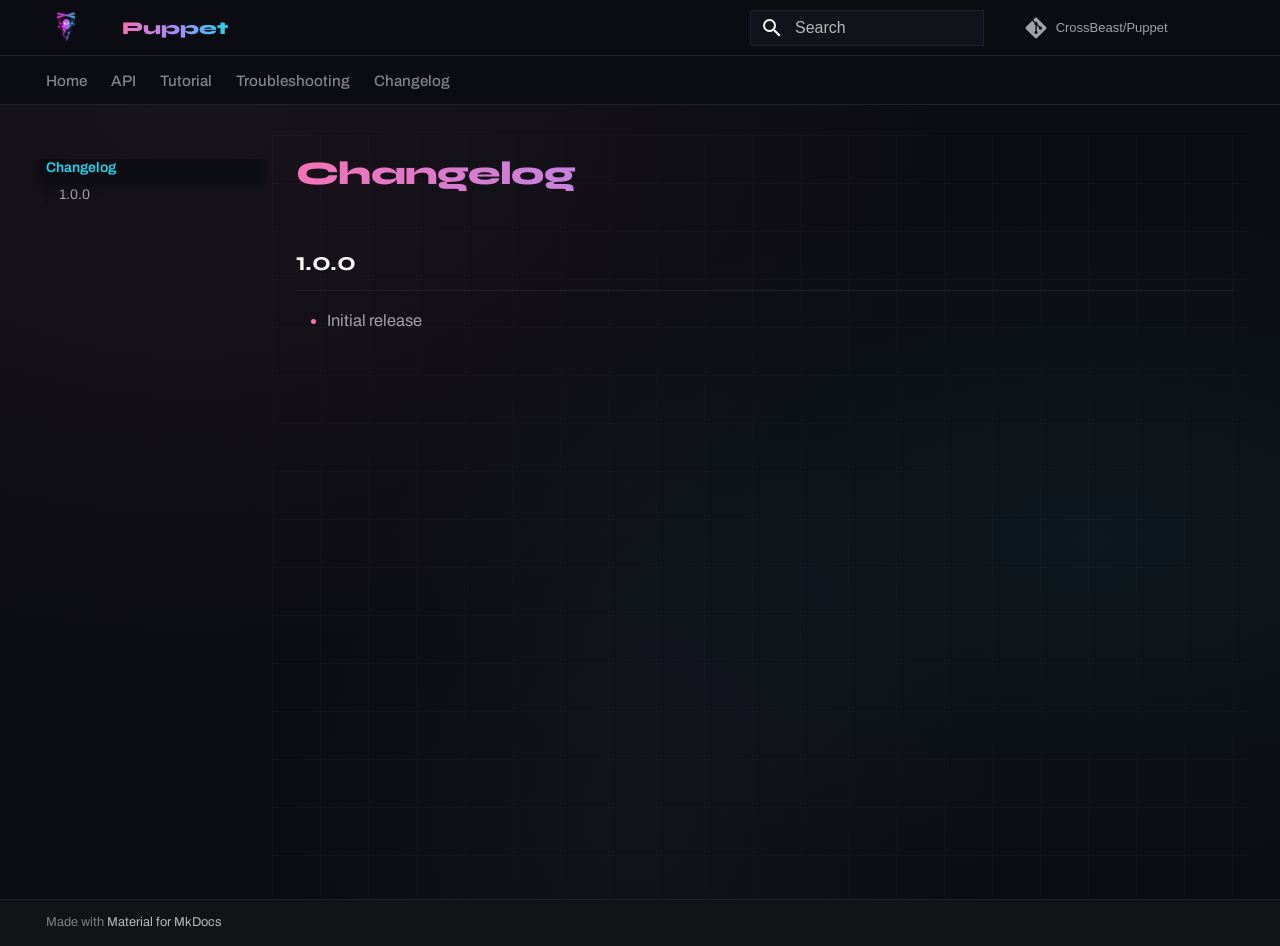
<file: changelog/index.html>
<!doctype html>
<html lang="en" class="no-js">
  <head>
    
      <meta charset="utf-8">
      <meta name="viewport" content="width=device-width,initial-scale=1">
      
        <meta name="description" content="A modular NPC framework for Roblox.">
      
      
      
      
        <link rel="prev" href="../troubleshooting/">
      
      
      
        
      
      
      <link rel="icon" href="../assets/logo.png">
      <meta name="generator" content="mkdocs-1.6.1, mkdocs-material-9.7.6">
    
    
      
        <title>Changelog - Puppet</title>
      
    
    
      <link rel="stylesheet" href="../assets/stylesheets/main.484c7ddc.min.css">
      
        
        <link rel="stylesheet" href="../assets/stylesheets/palette.ab4e12ef.min.css">
      
      


    
    
      
    
    
      
    
    
      <link rel="stylesheet" href="https://fonts.googleapis.com/css2?family=Archivo:wght@400;500;600;700;800;900&family=Syne:wght@400;500;600;700;800&family=IBM+Plex+Mono:wght@400;500;600&display=swap">
    
      <link rel="stylesheet" href="../stylesheets/custom.css">
    
    <script>__md_scope=new URL("..",location),__md_hash=e=>[...e].reduce(((e,_)=>(e<<5)-e+_.charCodeAt(0)),0),__md_get=(e,_=localStorage,t=__md_scope)=>JSON.parse(_.getItem(t.pathname+"."+e)),__md_set=(e,_,t=localStorage,a=__md_scope)=>{try{t.setItem(a.pathname+"."+e,JSON.stringify(_))}catch(e){}}</script>
    
      

    
    
  </head>
  
  
    
    
    
    
    
    <body dir="ltr" data-md-color-scheme="slate" data-md-color-primary="custom" data-md-color-accent="custom">
  
    
    <input class="md-toggle" data-md-toggle="drawer" type="checkbox" id="__drawer" autocomplete="off">
    <input class="md-toggle" data-md-toggle="search" type="checkbox" id="__search" autocomplete="off">
    <label class="md-overlay" for="__drawer"></label>
    <div data-md-component="skip">
      
        
        <a href="#changelog" class="md-skip">
          Skip to content
        </a>
      
    </div>
    <div data-md-component="announce">
      
    </div>
    
    
      

<header class="md-header" data-md-component="header">
  <nav class="md-header__inner md-grid" aria-label="Header">
    <a href=".." title="Puppet" class="md-header__button md-logo" aria-label="Puppet" data-md-component="logo">
      
  <img src="../assets/logo.png" alt="logo">

    </a>
    <label class="md-header__button md-icon" for="__drawer">
      
      <svg xmlns="http://www.w3.org/2000/svg" viewBox="0 0 24 24"><path d="M3 6h18v2H3zm0 5h18v2H3zm0 5h18v2H3z"/></svg>
    </label>
    <div class="md-header__title" data-md-component="header-title">
      <div class="md-header__ellipsis">
        <div class="md-header__topic">
          <span class="md-ellipsis">
            Puppet
          </span>
        </div>
        <div class="md-header__topic" data-md-component="header-topic">
          <span class="md-ellipsis">
            
              Changelog
            
          </span>
        </div>
      </div>
    </div>
    
      
    
    
    
    
      
      
        <label class="md-header__button md-icon" for="__search">
          
          <svg xmlns="http://www.w3.org/2000/svg" viewBox="0 0 24 24"><path d="M9.5 3A6.5 6.5 0 0 1 16 9.5c0 1.61-.59 3.09-1.56 4.23l.27.27h.79l5 5-1.5 1.5-5-5v-.79l-.27-.27A6.52 6.52 0 0 1 9.5 16 6.5 6.5 0 0 1 3 9.5 6.5 6.5 0 0 1 9.5 3m0 2C7 5 5 7 5 9.5S7 14 9.5 14 14 12 14 9.5 12 5 9.5 5"/></svg>
        </label>
        <div class="md-search" data-md-component="search" role="dialog">
  <label class="md-search__overlay" for="__search"></label>
  <div class="md-search__inner" role="search">
    <form class="md-search__form" name="search">
      <input type="text" class="md-search__input" name="query" aria-label="Search" placeholder="Search" autocapitalize="off" autocorrect="off" autocomplete="off" spellcheck="false" data-md-component="search-query" required>
      <label class="md-search__icon md-icon" for="__search">
        
        <svg xmlns="http://www.w3.org/2000/svg" viewBox="0 0 24 24"><path d="M9.5 3A6.5 6.5 0 0 1 16 9.5c0 1.61-.59 3.09-1.56 4.23l.27.27h.79l5 5-1.5 1.5-5-5v-.79l-.27-.27A6.52 6.52 0 0 1 9.5 16 6.5 6.5 0 0 1 3 9.5 6.5 6.5 0 0 1 9.5 3m0 2C7 5 5 7 5 9.5S7 14 9.5 14 14 12 14 9.5 12 5 9.5 5"/></svg>
        
        <svg xmlns="http://www.w3.org/2000/svg" viewBox="0 0 24 24"><path d="M20 11v2H8l5.5 5.5-1.42 1.42L4.16 12l7.92-7.92L13.5 5.5 8 11z"/></svg>
      </label>
      <nav class="md-search__options" aria-label="Search">
        
        <button type="reset" class="md-search__icon md-icon" title="Clear" aria-label="Clear" tabindex="-1">
          
          <svg xmlns="http://www.w3.org/2000/svg" viewBox="0 0 24 24"><path d="M19 6.41 17.59 5 12 10.59 6.41 5 5 6.41 10.59 12 5 17.59 6.41 19 12 13.41 17.59 19 19 17.59 13.41 12z"/></svg>
        </button>
      </nav>
      
    </form>
    <div class="md-search__output">
      <div class="md-search__scrollwrap" tabindex="0" data-md-scrollfix>
        <div class="md-search-result" data-md-component="search-result">
          <div class="md-search-result__meta">
            Initializing search
          </div>
          <ol class="md-search-result__list" role="presentation"></ol>
        </div>
      </div>
    </div>
  </div>
</div>
      
    
    
      <div class="md-header__source">
        <a href="https://github.com/CrossBeast/Puppet" title="Go to repository" class="md-source" data-md-component="source">
  <div class="md-source__icon md-icon">
    
    <svg xmlns="http://www.w3.org/2000/svg" viewBox="0 0 448 512"><!--! Font Awesome Free 7.1.0 by @fontawesome - https://fontawesome.com License - https://fontawesome.com/license/free (Icons: CC BY 4.0, Fonts: SIL OFL 1.1, Code: MIT License) Copyright 2025 Fonticons, Inc.--><path d="M439.6 236.1 244 40.5c-5.4-5.5-12.8-8.5-20.4-8.5s-15 3-20.4 8.4L162.5 81l51.5 51.5c27.1-9.1 52.7 16.8 43.4 43.7l49.7 49.7c34.2-11.8 61.2 31 35.5 56.7-26.5 26.5-70.2-2.9-56-37.3L240.3 199v121.9c25.3 12.5 22.3 41.8 9.1 55-6.4 6.4-15.2 10.1-24.3 10.1s-17.8-3.6-24.3-10.1c-17.6-17.6-11.1-46.9 11.2-56v-123c-20.8-8.5-24.6-30.7-18.6-45L142.6 101 8.5 235.1C3 240.6 0 247.9 0 255.5s3 15 8.5 20.4l195.6 195.7c5.4 5.4 12.7 8.4 20.4 8.4s15-3 20.4-8.4l194.7-194.7c5.4-5.4 8.4-12.8 8.4-20.4s-3-15-8.4-20.4"/></svg>
  </div>
  <div class="md-source__repository">
    CrossBeast/Puppet
  </div>
</a>
      </div>
    
  </nav>
  
</header>
    
    <div class="md-container" data-md-component="container">
      
      
        
          
            
<nav class="md-tabs" aria-label="Tabs" data-md-component="tabs">
  <div class="md-grid">
    <ul class="md-tabs__list">
      
        
  
  
  
  
    <li class="md-tabs__item">
      <a href=".." class="md-tabs__link">
        
  
  
    
  
  Home

      </a>
    </li>
  

      
        
  
  
  
  
    <li class="md-tabs__item">
      <a href="../api/" class="md-tabs__link">
        
  
  
    
  
  API

      </a>
    </li>
  

      
        
  
  
  
  
    <li class="md-tabs__item">
      <a href="../tutorial/" class="md-tabs__link">
        
  
  
    
  
  Tutorial

      </a>
    </li>
  

      
        
  
  
  
  
    <li class="md-tabs__item">
      <a href="../troubleshooting/" class="md-tabs__link">
        
  
  
    
  
  Troubleshooting

      </a>
    </li>
  

      
        
  
  
  
    
  
  
    <li class="md-tabs__item md-tabs__item--active">
      <a href="./" class="md-tabs__link">
        
  
  
    
  
  Changelog

      </a>
    </li>
  

      
    </ul>
  </div>
</nav>
          
        
      
      <main class="md-main" data-md-component="main">
        <div class="md-main__inner md-grid">
          
            
              
              <div class="md-sidebar md-sidebar--primary" data-md-component="sidebar" data-md-type="navigation" >
                <div class="md-sidebar__scrollwrap">
                  <div class="md-sidebar__inner">
                    


  


  

<nav class="md-nav md-nav--primary md-nav--lifted md-nav--integrated" aria-label="Navigation" data-md-level="0">
  <label class="md-nav__title" for="__drawer">
    <a href=".." title="Puppet" class="md-nav__button md-logo" aria-label="Puppet" data-md-component="logo">
      
  <img src="../assets/logo.png" alt="logo">

    </a>
    Puppet
  </label>
  
    <div class="md-nav__source">
      <a href="https://github.com/CrossBeast/Puppet" title="Go to repository" class="md-source" data-md-component="source">
  <div class="md-source__icon md-icon">
    
    <svg xmlns="http://www.w3.org/2000/svg" viewBox="0 0 448 512"><!--! Font Awesome Free 7.1.0 by @fontawesome - https://fontawesome.com License - https://fontawesome.com/license/free (Icons: CC BY 4.0, Fonts: SIL OFL 1.1, Code: MIT License) Copyright 2025 Fonticons, Inc.--><path d="M439.6 236.1 244 40.5c-5.4-5.5-12.8-8.5-20.4-8.5s-15 3-20.4 8.4L162.5 81l51.5 51.5c27.1-9.1 52.7 16.8 43.4 43.7l49.7 49.7c34.2-11.8 61.2 31 35.5 56.7-26.5 26.5-70.2-2.9-56-37.3L240.3 199v121.9c25.3 12.5 22.3 41.8 9.1 55-6.4 6.4-15.2 10.1-24.3 10.1s-17.8-3.6-24.3-10.1c-17.6-17.6-11.1-46.9 11.2-56v-123c-20.8-8.5-24.6-30.7-18.6-45L142.6 101 8.5 235.1C3 240.6 0 247.9 0 255.5s3 15 8.5 20.4l195.6 195.7c5.4 5.4 12.7 8.4 20.4 8.4s15-3 20.4-8.4l194.7-194.7c5.4-5.4 8.4-12.8 8.4-20.4s-3-15-8.4-20.4"/></svg>
  </div>
  <div class="md-source__repository">
    CrossBeast/Puppet
  </div>
</a>
    </div>
  
  <ul class="md-nav__list" data-md-scrollfix>
    
      
      
  
  
  
  
    <li class="md-nav__item">
      <a href=".." class="md-nav__link">
        
  
  
  <span class="md-ellipsis">
    
  
    Home
  

    
  </span>
  
  

      </a>
    </li>
  

    
      
      
  
  
  
  
    <li class="md-nav__item">
      <a href="../api/" class="md-nav__link">
        
  
  
  <span class="md-ellipsis">
    
  
    API
  

    
  </span>
  
  

      </a>
    </li>
  

    
      
      
  
  
  
  
    <li class="md-nav__item">
      <a href="../tutorial/" class="md-nav__link">
        
  
  
  <span class="md-ellipsis">
    
  
    Tutorial
  

    
  </span>
  
  

      </a>
    </li>
  

    
      
      
  
  
  
  
    <li class="md-nav__item">
      <a href="../troubleshooting/" class="md-nav__link">
        
  
  
  <span class="md-ellipsis">
    
  
    Troubleshooting
  

    
  </span>
  
  

      </a>
    </li>
  

    
      
      
  
  
    
  
  
  
    <li class="md-nav__item md-nav__item--active">
      
      <input class="md-nav__toggle md-toggle" type="checkbox" id="__toc">
      
      
        
      
      
        <label class="md-nav__link md-nav__link--active" for="__toc">
          
  
  
  <span class="md-ellipsis">
    
  
    Changelog
  

    
  </span>
  
  

          <span class="md-nav__icon md-icon"></span>
        </label>
      
      <a href="./" class="md-nav__link md-nav__link--active">
        
  
  
  <span class="md-ellipsis">
    
  
    Changelog
  

    
  </span>
  
  

      </a>
      
        

<nav class="md-nav md-nav--secondary" aria-label="Table of contents">
  
  
  
    
  
  
    <label class="md-nav__title" for="__toc">
      <span class="md-nav__icon md-icon"></span>
      Table of contents
    </label>
    <ul class="md-nav__list" data-md-component="toc" data-md-scrollfix>
      
        <li class="md-nav__item">
  <a href="#100" class="md-nav__link">
    <span class="md-ellipsis">
      
        1.0.0
      
    </span>
  </a>
  
</li>
      
    </ul>
  
</nav>
      
    </li>
  

    
  </ul>
</nav>
                  </div>
                </div>
              </div>
            
            
          
          
            <div class="md-content" data-md-component="content">
              
              <article class="md-content__inner md-typeset">
                
                  


  
  


<h1 id="changelog">Changelog</h1>
<h2 id="100">1.0.0</h2>
<ul>
<li>Initial release</li>
</ul>












                
              </article>
            </div>
          
          
<script>var target=document.getElementById(location.hash.slice(1));target&&target.name&&(target.checked=target.name.startsWith("__tabbed_"))</script>
        </div>
        
          <button type="button" class="md-top md-icon" data-md-component="top" hidden>
  
  <svg xmlns="http://www.w3.org/2000/svg" viewBox="0 0 24 24"><path d="M13 20h-2V8l-5.5 5.5-1.42-1.42L12 4.16l7.92 7.92-1.42 1.42L13 8z"/></svg>
  Back to top
</button>
        
      </main>
      
        <footer class="md-footer">
  
  <div class="md-footer-meta md-typeset">
    <div class="md-footer-meta__inner md-grid">
      <div class="md-copyright">
  
  
    Made with
    <a href="https://squidfunk.github.io/mkdocs-material/" target="_blank" rel="noopener">
      Material for MkDocs
    </a>
  
</div>
      
    </div>
  </div>
</footer>
      
    </div>
    <div class="md-dialog" data-md-component="dialog">
      <div class="md-dialog__inner md-typeset"></div>
    </div>
    
    
    
      
      
      <script id="__config" type="application/json">{"annotate": null, "base": "..", "features": ["navigation.tabs", "navigation.sections", "navigation.top", "content.code.copy", "toc.integrate"], "search": "../assets/javascripts/workers/search.2c215733.min.js", "tags": null, "translations": {"clipboard.copied": "Copied to clipboard", "clipboard.copy": "Copy to clipboard", "search.result.more.one": "1 more on this page", "search.result.more.other": "# more on this page", "search.result.none": "No matching documents", "search.result.one": "1 matching document", "search.result.other": "# matching documents", "search.result.placeholder": "Type to start searching", "search.result.term.missing": "Missing", "select.version": "Select version"}, "version": null}</script>
    
    
      <script src="../assets/javascripts/bundle.79ae519e.min.js"></script>
      
    
  </body>
</html>
</file>
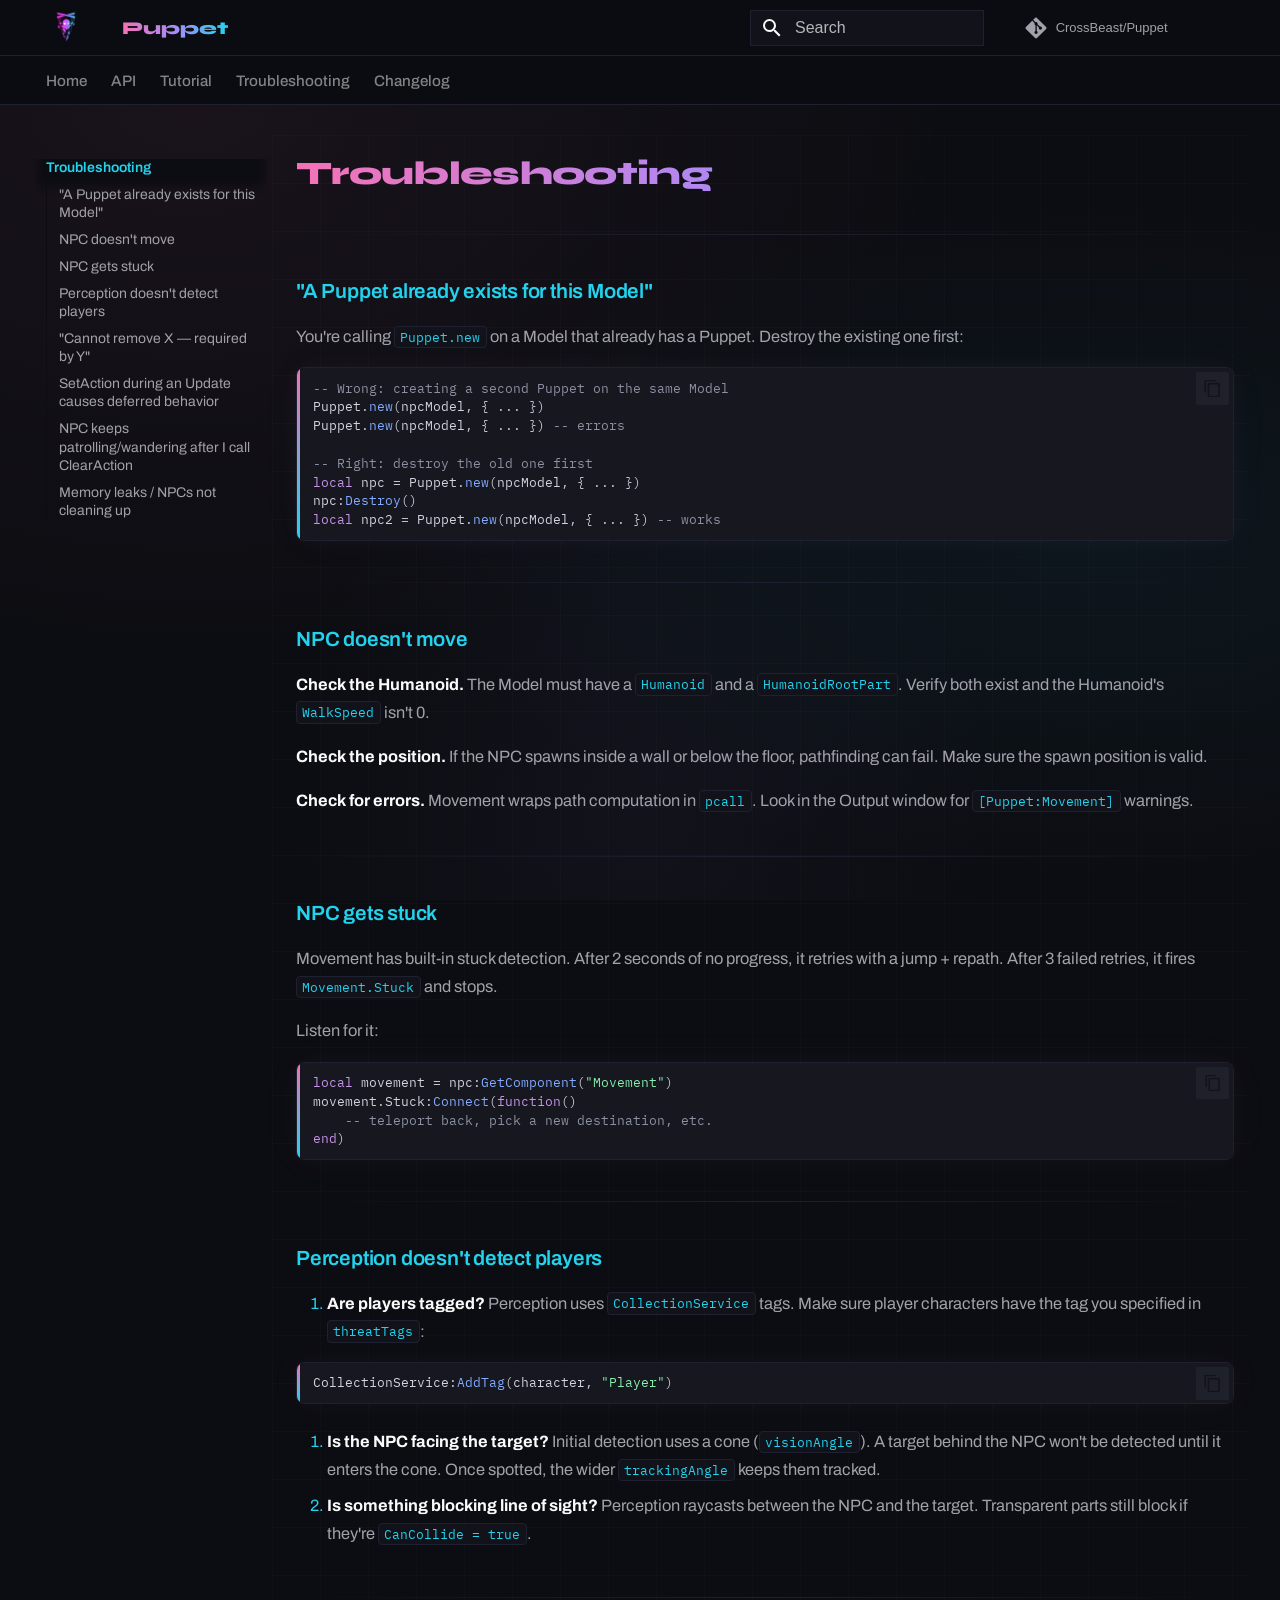
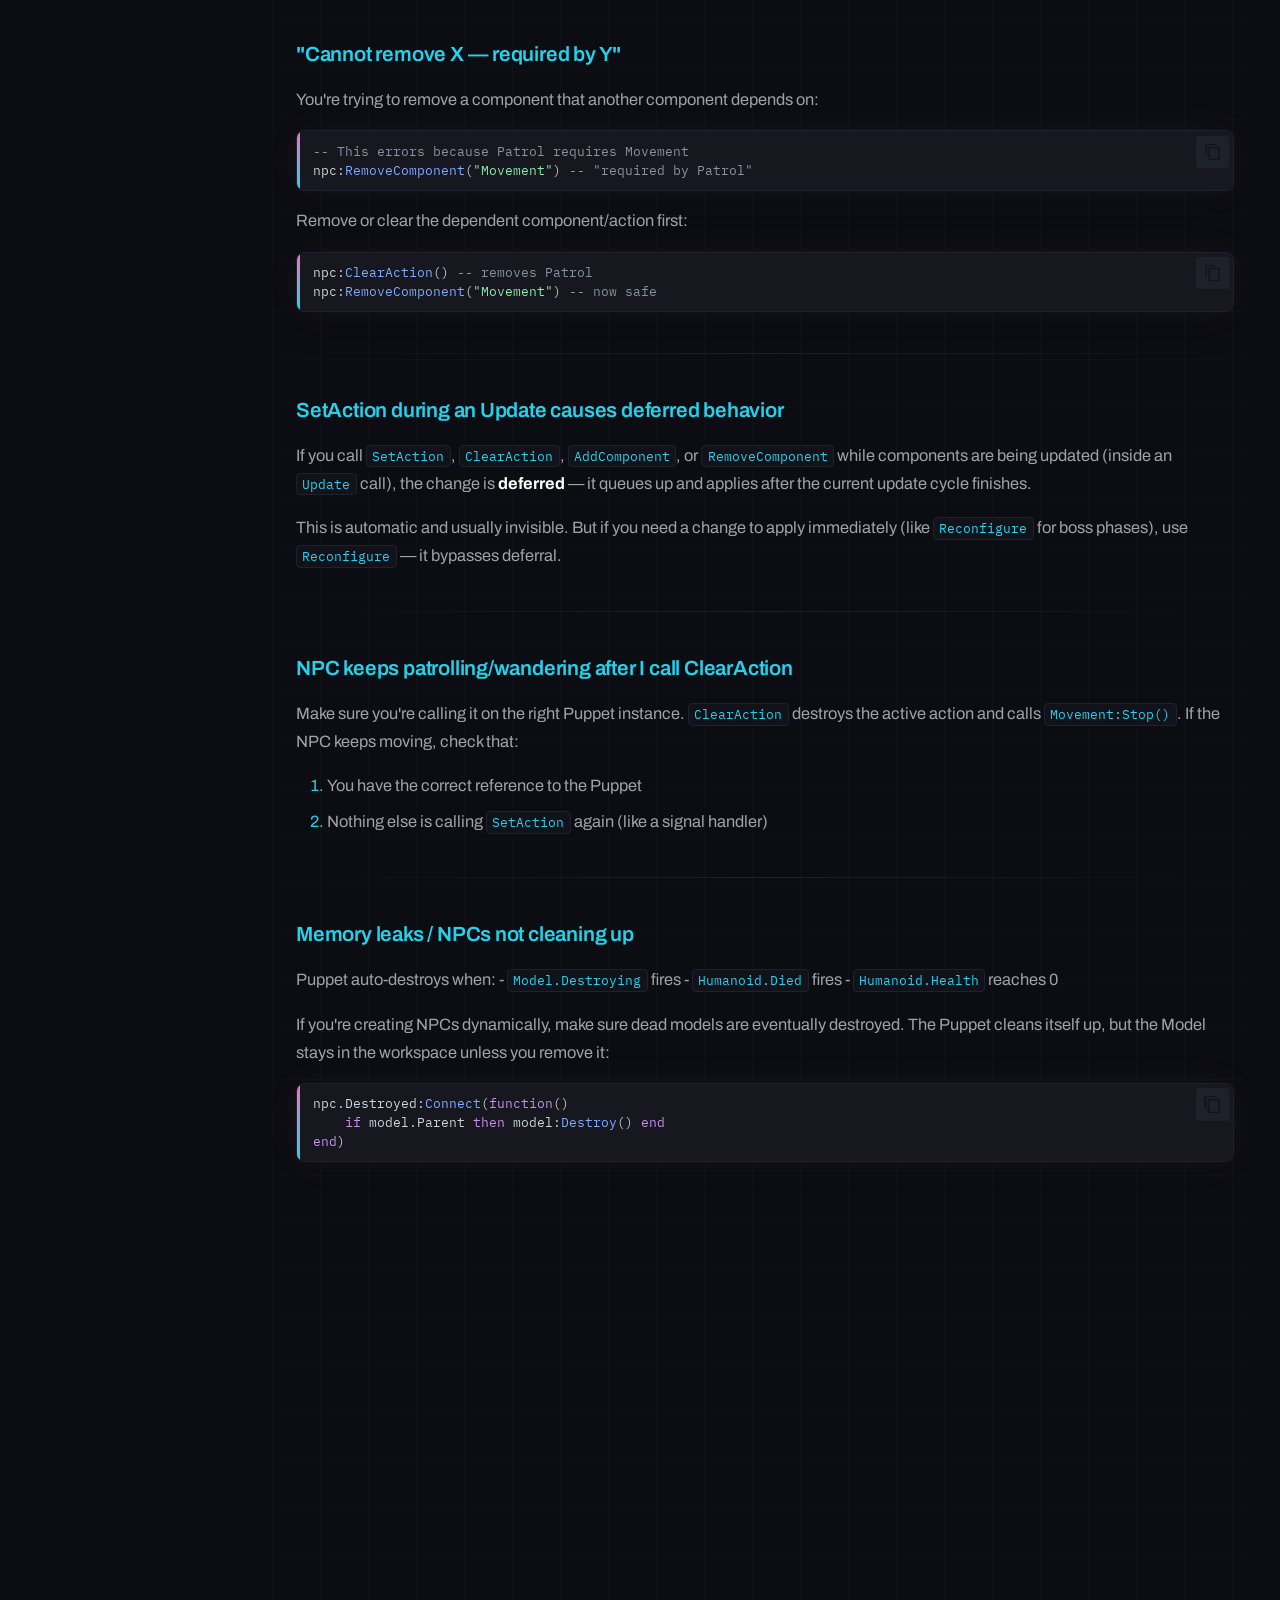
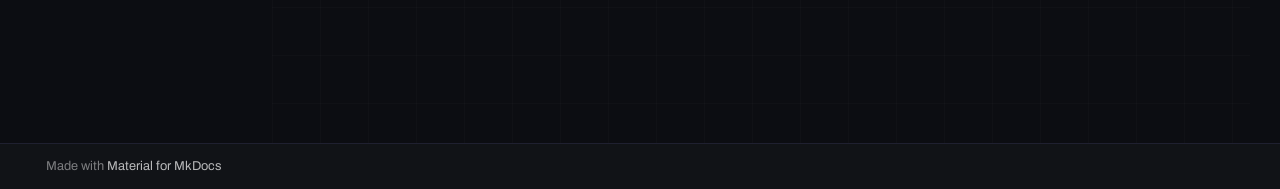
<file: troubleshooting/index.html>
<!doctype html>
<html lang="en" class="no-js">
  <head>
    
      <meta charset="utf-8">
      <meta name="viewport" content="width=device-width,initial-scale=1">
      
        <meta name="description" content="A modular NPC framework for Roblox.">
      
      
      
      
        <link rel="prev" href="../tutorial/">
      
      
        <link rel="next" href="../changelog/">
      
      
        
      
      
      <link rel="icon" href="../assets/logo.png">
      <meta name="generator" content="mkdocs-1.6.1, mkdocs-material-9.7.6">
    
    
      
        <title>Troubleshooting - Puppet</title>
      
    
    
      <link rel="stylesheet" href="../assets/stylesheets/main.484c7ddc.min.css">
      
        
        <link rel="stylesheet" href="../assets/stylesheets/palette.ab4e12ef.min.css">
      
      


    
    
      
    
    
      
    
    
      <link rel="stylesheet" href="https://fonts.googleapis.com/css2?family=Archivo:wght@400;500;600;700;800;900&family=Syne:wght@400;500;600;700;800&family=IBM+Plex+Mono:wght@400;500;600&display=swap">
    
      <link rel="stylesheet" href="../stylesheets/custom.css">
    
    <script>__md_scope=new URL("..",location),__md_hash=e=>[...e].reduce(((e,_)=>(e<<5)-e+_.charCodeAt(0)),0),__md_get=(e,_=localStorage,t=__md_scope)=>JSON.parse(_.getItem(t.pathname+"."+e)),__md_set=(e,_,t=localStorage,a=__md_scope)=>{try{t.setItem(a.pathname+"."+e,JSON.stringify(_))}catch(e){}}</script>
    
      

    
    
  </head>
  
  
    
    
    
    
    
    <body dir="ltr" data-md-color-scheme="slate" data-md-color-primary="custom" data-md-color-accent="custom">
  
    
    <input class="md-toggle" data-md-toggle="drawer" type="checkbox" id="__drawer" autocomplete="off">
    <input class="md-toggle" data-md-toggle="search" type="checkbox" id="__search" autocomplete="off">
    <label class="md-overlay" for="__drawer"></label>
    <div data-md-component="skip">
      
        
        <a href="#troubleshooting" class="md-skip">
          Skip to content
        </a>
      
    </div>
    <div data-md-component="announce">
      
    </div>
    
    
      

<header class="md-header" data-md-component="header">
  <nav class="md-header__inner md-grid" aria-label="Header">
    <a href=".." title="Puppet" class="md-header__button md-logo" aria-label="Puppet" data-md-component="logo">
      
  <img src="../assets/logo.png" alt="logo">

    </a>
    <label class="md-header__button md-icon" for="__drawer">
      
      <svg xmlns="http://www.w3.org/2000/svg" viewBox="0 0 24 24"><path d="M3 6h18v2H3zm0 5h18v2H3zm0 5h18v2H3z"/></svg>
    </label>
    <div class="md-header__title" data-md-component="header-title">
      <div class="md-header__ellipsis">
        <div class="md-header__topic">
          <span class="md-ellipsis">
            Puppet
          </span>
        </div>
        <div class="md-header__topic" data-md-component="header-topic">
          <span class="md-ellipsis">
            
              Troubleshooting
            
          </span>
        </div>
      </div>
    </div>
    
      
    
    
    
    
      
      
        <label class="md-header__button md-icon" for="__search">
          
          <svg xmlns="http://www.w3.org/2000/svg" viewBox="0 0 24 24"><path d="M9.5 3A6.5 6.5 0 0 1 16 9.5c0 1.61-.59 3.09-1.56 4.23l.27.27h.79l5 5-1.5 1.5-5-5v-.79l-.27-.27A6.52 6.52 0 0 1 9.5 16 6.5 6.5 0 0 1 3 9.5 6.5 6.5 0 0 1 9.5 3m0 2C7 5 5 7 5 9.5S7 14 9.5 14 14 12 14 9.5 12 5 9.5 5"/></svg>
        </label>
        <div class="md-search" data-md-component="search" role="dialog">
  <label class="md-search__overlay" for="__search"></label>
  <div class="md-search__inner" role="search">
    <form class="md-search__form" name="search">
      <input type="text" class="md-search__input" name="query" aria-label="Search" placeholder="Search" autocapitalize="off" autocorrect="off" autocomplete="off" spellcheck="false" data-md-component="search-query" required>
      <label class="md-search__icon md-icon" for="__search">
        
        <svg xmlns="http://www.w3.org/2000/svg" viewBox="0 0 24 24"><path d="M9.5 3A6.5 6.5 0 0 1 16 9.5c0 1.61-.59 3.09-1.56 4.23l.27.27h.79l5 5-1.5 1.5-5-5v-.79l-.27-.27A6.52 6.52 0 0 1 9.5 16 6.5 6.5 0 0 1 3 9.5 6.5 6.5 0 0 1 9.5 3m0 2C7 5 5 7 5 9.5S7 14 9.5 14 14 12 14 9.5 12 5 9.5 5"/></svg>
        
        <svg xmlns="http://www.w3.org/2000/svg" viewBox="0 0 24 24"><path d="M20 11v2H8l5.5 5.5-1.42 1.42L4.16 12l7.92-7.92L13.5 5.5 8 11z"/></svg>
      </label>
      <nav class="md-search__options" aria-label="Search">
        
        <button type="reset" class="md-search__icon md-icon" title="Clear" aria-label="Clear" tabindex="-1">
          
          <svg xmlns="http://www.w3.org/2000/svg" viewBox="0 0 24 24"><path d="M19 6.41 17.59 5 12 10.59 6.41 5 5 6.41 10.59 12 5 17.59 6.41 19 12 13.41 17.59 19 19 17.59 13.41 12z"/></svg>
        </button>
      </nav>
      
    </form>
    <div class="md-search__output">
      <div class="md-search__scrollwrap" tabindex="0" data-md-scrollfix>
        <div class="md-search-result" data-md-component="search-result">
          <div class="md-search-result__meta">
            Initializing search
          </div>
          <ol class="md-search-result__list" role="presentation"></ol>
        </div>
      </div>
    </div>
  </div>
</div>
      
    
    
      <div class="md-header__source">
        <a href="https://github.com/CrossBeast/Puppet" title="Go to repository" class="md-source" data-md-component="source">
  <div class="md-source__icon md-icon">
    
    <svg xmlns="http://www.w3.org/2000/svg" viewBox="0 0 448 512"><!--! Font Awesome Free 7.1.0 by @fontawesome - https://fontawesome.com License - https://fontawesome.com/license/free (Icons: CC BY 4.0, Fonts: SIL OFL 1.1, Code: MIT License) Copyright 2025 Fonticons, Inc.--><path d="M439.6 236.1 244 40.5c-5.4-5.5-12.8-8.5-20.4-8.5s-15 3-20.4 8.4L162.5 81l51.5 51.5c27.1-9.1 52.7 16.8 43.4 43.7l49.7 49.7c34.2-11.8 61.2 31 35.5 56.7-26.5 26.5-70.2-2.9-56-37.3L240.3 199v121.9c25.3 12.5 22.3 41.8 9.1 55-6.4 6.4-15.2 10.1-24.3 10.1s-17.8-3.6-24.3-10.1c-17.6-17.6-11.1-46.9 11.2-56v-123c-20.8-8.5-24.6-30.7-18.6-45L142.6 101 8.5 235.1C3 240.6 0 247.9 0 255.5s3 15 8.5 20.4l195.6 195.7c5.4 5.4 12.7 8.4 20.4 8.4s15-3 20.4-8.4l194.7-194.7c5.4-5.4 8.4-12.8 8.4-20.4s-3-15-8.4-20.4"/></svg>
  </div>
  <div class="md-source__repository">
    CrossBeast/Puppet
  </div>
</a>
      </div>
    
  </nav>
  
</header>
    
    <div class="md-container" data-md-component="container">
      
      
        
          
            
<nav class="md-tabs" aria-label="Tabs" data-md-component="tabs">
  <div class="md-grid">
    <ul class="md-tabs__list">
      
        
  
  
  
  
    <li class="md-tabs__item">
      <a href=".." class="md-tabs__link">
        
  
  
    
  
  Home

      </a>
    </li>
  

      
        
  
  
  
  
    <li class="md-tabs__item">
      <a href="../api/" class="md-tabs__link">
        
  
  
    
  
  API

      </a>
    </li>
  

      
        
  
  
  
  
    <li class="md-tabs__item">
      <a href="../tutorial/" class="md-tabs__link">
        
  
  
    
  
  Tutorial

      </a>
    </li>
  

      
        
  
  
  
    
  
  
    <li class="md-tabs__item md-tabs__item--active">
      <a href="./" class="md-tabs__link">
        
  
  
    
  
  Troubleshooting

      </a>
    </li>
  

      
        
  
  
  
  
    <li class="md-tabs__item">
      <a href="../changelog/" class="md-tabs__link">
        
  
  
    
  
  Changelog

      </a>
    </li>
  

      
    </ul>
  </div>
</nav>
          
        
      
      <main class="md-main" data-md-component="main">
        <div class="md-main__inner md-grid">
          
            
              
              <div class="md-sidebar md-sidebar--primary" data-md-component="sidebar" data-md-type="navigation" >
                <div class="md-sidebar__scrollwrap">
                  <div class="md-sidebar__inner">
                    


  


  

<nav class="md-nav md-nav--primary md-nav--lifted md-nav--integrated" aria-label="Navigation" data-md-level="0">
  <label class="md-nav__title" for="__drawer">
    <a href=".." title="Puppet" class="md-nav__button md-logo" aria-label="Puppet" data-md-component="logo">
      
  <img src="../assets/logo.png" alt="logo">

    </a>
    Puppet
  </label>
  
    <div class="md-nav__source">
      <a href="https://github.com/CrossBeast/Puppet" title="Go to repository" class="md-source" data-md-component="source">
  <div class="md-source__icon md-icon">
    
    <svg xmlns="http://www.w3.org/2000/svg" viewBox="0 0 448 512"><!--! Font Awesome Free 7.1.0 by @fontawesome - https://fontawesome.com License - https://fontawesome.com/license/free (Icons: CC BY 4.0, Fonts: SIL OFL 1.1, Code: MIT License) Copyright 2025 Fonticons, Inc.--><path d="M439.6 236.1 244 40.5c-5.4-5.5-12.8-8.5-20.4-8.5s-15 3-20.4 8.4L162.5 81l51.5 51.5c27.1-9.1 52.7 16.8 43.4 43.7l49.7 49.7c34.2-11.8 61.2 31 35.5 56.7-26.5 26.5-70.2-2.9-56-37.3L240.3 199v121.9c25.3 12.5 22.3 41.8 9.1 55-6.4 6.4-15.2 10.1-24.3 10.1s-17.8-3.6-24.3-10.1c-17.6-17.6-11.1-46.9 11.2-56v-123c-20.8-8.5-24.6-30.7-18.6-45L142.6 101 8.5 235.1C3 240.6 0 247.9 0 255.5s3 15 8.5 20.4l195.6 195.7c5.4 5.4 12.7 8.4 20.4 8.4s15-3 20.4-8.4l194.7-194.7c5.4-5.4 8.4-12.8 8.4-20.4s-3-15-8.4-20.4"/></svg>
  </div>
  <div class="md-source__repository">
    CrossBeast/Puppet
  </div>
</a>
    </div>
  
  <ul class="md-nav__list" data-md-scrollfix>
    
      
      
  
  
  
  
    <li class="md-nav__item">
      <a href=".." class="md-nav__link">
        
  
  
  <span class="md-ellipsis">
    
  
    Home
  

    
  </span>
  
  

      </a>
    </li>
  

    
      
      
  
  
  
  
    <li class="md-nav__item">
      <a href="../api/" class="md-nav__link">
        
  
  
  <span class="md-ellipsis">
    
  
    API
  

    
  </span>
  
  

      </a>
    </li>
  

    
      
      
  
  
  
  
    <li class="md-nav__item">
      <a href="../tutorial/" class="md-nav__link">
        
  
  
  <span class="md-ellipsis">
    
  
    Tutorial
  

    
  </span>
  
  

      </a>
    </li>
  

    
      
      
  
  
    
  
  
  
    <li class="md-nav__item md-nav__item--active">
      
      <input class="md-nav__toggle md-toggle" type="checkbox" id="__toc">
      
      
        
      
      
        <label class="md-nav__link md-nav__link--active" for="__toc">
          
  
  
  <span class="md-ellipsis">
    
  
    Troubleshooting
  

    
  </span>
  
  

          <span class="md-nav__icon md-icon"></span>
        </label>
      
      <a href="./" class="md-nav__link md-nav__link--active">
        
  
  
  <span class="md-ellipsis">
    
  
    Troubleshooting
  

    
  </span>
  
  

      </a>
      
        

<nav class="md-nav md-nav--secondary" aria-label="Table of contents">
  
  
  
    
  
  
    <label class="md-nav__title" for="__toc">
      <span class="md-nav__icon md-icon"></span>
      Table of contents
    </label>
    <ul class="md-nav__list" data-md-component="toc" data-md-scrollfix>
      
        <li class="md-nav__item">
  <a href="#a-puppet-already-exists-for-this-model" class="md-nav__link">
    <span class="md-ellipsis">
      
        "A Puppet already exists for this Model"
      
    </span>
  </a>
  
</li>
      
        <li class="md-nav__item">
  <a href="#npc-doesnt-move" class="md-nav__link">
    <span class="md-ellipsis">
      
        NPC doesn't move
      
    </span>
  </a>
  
</li>
      
        <li class="md-nav__item">
  <a href="#npc-gets-stuck" class="md-nav__link">
    <span class="md-ellipsis">
      
        NPC gets stuck
      
    </span>
  </a>
  
</li>
      
        <li class="md-nav__item">
  <a href="#perception-doesnt-detect-players" class="md-nav__link">
    <span class="md-ellipsis">
      
        Perception doesn't detect players
      
    </span>
  </a>
  
</li>
      
        <li class="md-nav__item">
  <a href="#cannot-remove-x-required-by-y" class="md-nav__link">
    <span class="md-ellipsis">
      
        "Cannot remove X — required by Y"
      
    </span>
  </a>
  
</li>
      
        <li class="md-nav__item">
  <a href="#setaction-during-an-update-causes-deferred-behavior" class="md-nav__link">
    <span class="md-ellipsis">
      
        SetAction during an Update causes deferred behavior
      
    </span>
  </a>
  
</li>
      
        <li class="md-nav__item">
  <a href="#npc-keeps-patrollingwandering-after-i-call-clearaction" class="md-nav__link">
    <span class="md-ellipsis">
      
        NPC keeps patrolling/wandering after I call ClearAction
      
    </span>
  </a>
  
</li>
      
        <li class="md-nav__item">
  <a href="#memory-leaks-npcs-not-cleaning-up" class="md-nav__link">
    <span class="md-ellipsis">
      
        Memory leaks / NPCs not cleaning up
      
    </span>
  </a>
  
</li>
      
    </ul>
  
</nav>
      
    </li>
  

    
      
      
  
  
  
  
    <li class="md-nav__item">
      <a href="../changelog/" class="md-nav__link">
        
  
  
  <span class="md-ellipsis">
    
  
    Changelog
  

    
  </span>
  
  

      </a>
    </li>
  

    
  </ul>
</nav>
                  </div>
                </div>
              </div>
            
            
          
          
            <div class="md-content" data-md-component="content">
              
              <article class="md-content__inner md-typeset">
                
                  


  
  


<h1 id="troubleshooting">Troubleshooting</h1>
<hr />
<h3 id="a-puppet-already-exists-for-this-model">"A Puppet already exists for this Model"</h3>
<p>You're calling <code>Puppet.new</code> on a Model that already has a Puppet. Destroy the existing one first:</p>
<div class="highlight"><pre><span></span><code><a id="__codelineno-0-1" name="__codelineno-0-1" href="#__codelineno-0-1"></a><span class="c1">-- Wrong: creating a second Puppet on the same Model</span>
<a id="__codelineno-0-2" name="__codelineno-0-2" href="#__codelineno-0-2"></a><span class="nv">Puppet</span><span class="p">.</span><span class="nf">new</span><span class="p">(</span><span class="nv">npcModel</span><span class="p">,</span><span class="w"> </span><span class="p">{</span><span class="w"> </span><span class="p">...</span><span class="w"> </span><span class="p">})</span>
<a id="__codelineno-0-3" name="__codelineno-0-3" href="#__codelineno-0-3"></a><span class="nv">Puppet</span><span class="p">.</span><span class="nf">new</span><span class="p">(</span><span class="nv">npcModel</span><span class="p">,</span><span class="w"> </span><span class="p">{</span><span class="w"> </span><span class="p">...</span><span class="w"> </span><span class="p">})</span><span class="w"> </span><span class="c1">-- errors</span>
<a id="__codelineno-0-4" name="__codelineno-0-4" href="#__codelineno-0-4"></a>
<a id="__codelineno-0-5" name="__codelineno-0-5" href="#__codelineno-0-5"></a><span class="c1">-- Right: destroy the old one first</span>
<a id="__codelineno-0-6" name="__codelineno-0-6" href="#__codelineno-0-6"></a><span class="kd">local</span><span class="w"> </span><span class="nv">npc</span><span class="w"> </span><span class="o">=</span><span class="w"> </span><span class="nv">Puppet</span><span class="p">.</span><span class="nf">new</span><span class="p">(</span><span class="nv">npcModel</span><span class="p">,</span><span class="w"> </span><span class="p">{</span><span class="w"> </span><span class="p">...</span><span class="w"> </span><span class="p">})</span>
<a id="__codelineno-0-7" name="__codelineno-0-7" href="#__codelineno-0-7"></a><span class="nv">npc</span><span class="p">:</span><span class="nf">Destroy</span><span class="p">()</span>
<a id="__codelineno-0-8" name="__codelineno-0-8" href="#__codelineno-0-8"></a><span class="kd">local</span><span class="w"> </span><span class="nv">npc2</span><span class="w"> </span><span class="o">=</span><span class="w"> </span><span class="nv">Puppet</span><span class="p">.</span><span class="nf">new</span><span class="p">(</span><span class="nv">npcModel</span><span class="p">,</span><span class="w"> </span><span class="p">{</span><span class="w"> </span><span class="p">...</span><span class="w"> </span><span class="p">})</span><span class="w"> </span><span class="c1">-- works</span>
</code></pre></div>
<hr />
<h3 id="npc-doesnt-move">NPC doesn't move</h3>
<p><strong>Check the Humanoid.</strong> The Model must have a <code>Humanoid</code> and a <code>HumanoidRootPart</code>. Verify both exist and the Humanoid's <code>WalkSpeed</code> isn't 0.</p>
<p><strong>Check the position.</strong> If the NPC spawns inside a wall or below the floor, pathfinding can fail. Make sure the spawn position is valid.</p>
<p><strong>Check for errors.</strong> Movement wraps path computation in <code>pcall</code>. Look in the Output window for <code>[Puppet:Movement]</code> warnings.</p>
<hr />
<h3 id="npc-gets-stuck">NPC gets stuck</h3>
<p>Movement has built-in stuck detection. After 2 seconds of no progress, it retries with a jump + repath. After 3 failed retries, it fires <code>Movement.Stuck</code> and stops.</p>
<p>Listen for it:</p>
<div class="highlight"><pre><span></span><code><a id="__codelineno-1-1" name="__codelineno-1-1" href="#__codelineno-1-1"></a><span class="kd">local</span><span class="w"> </span><span class="nv">movement</span><span class="w"> </span><span class="o">=</span><span class="w"> </span><span class="nv">npc</span><span class="p">:</span><span class="nf">GetComponent</span><span class="p">(</span><span class="s2">&quot;Movement&quot;</span><span class="p">)</span>
<a id="__codelineno-1-2" name="__codelineno-1-2" href="#__codelineno-1-2"></a><span class="nv">movement</span><span class="p">.</span><span class="py">Stuck</span><span class="p">:</span><span class="nf">Connect</span><span class="p">(</span><span class="kr">function</span><span class="p">()</span>
<a id="__codelineno-1-3" name="__codelineno-1-3" href="#__codelineno-1-3"></a><span class="w">    </span><span class="c1">-- teleport back, pick a new destination, etc.</span>
<a id="__codelineno-1-4" name="__codelineno-1-4" href="#__codelineno-1-4"></a><span class="kr">end</span><span class="p">)</span>
</code></pre></div>
<hr />
<h3 id="perception-doesnt-detect-players">Perception doesn't detect players</h3>
<ol>
<li><strong>Are players tagged?</strong> Perception uses <code>CollectionService</code> tags. Make sure player characters have the tag you specified in <code>threatTags</code>:</li>
</ol>
<div class="highlight"><pre><span></span><code><a id="__codelineno-2-1" name="__codelineno-2-1" href="#__codelineno-2-1"></a><span class="nv">CollectionService</span><span class="p">:</span><span class="nf">AddTag</span><span class="p">(</span><span class="nv">character</span><span class="p">,</span><span class="w"> </span><span class="s2">&quot;Player&quot;</span><span class="p">)</span>
</code></pre></div>
<ol>
<li>
<p><strong>Is the NPC facing the target?</strong> Initial detection uses a cone (<code>visionAngle</code>). A target behind the NPC won't be detected until it enters the cone. Once spotted, the wider <code>trackingAngle</code> keeps them tracked.</p>
</li>
<li>
<p><strong>Is something blocking line of sight?</strong> Perception raycasts between the NPC and the target. Transparent parts still block if they're <code>CanCollide = true</code>.</p>
</li>
</ol>
<hr />
<h3 id="cannot-remove-x-required-by-y">"Cannot remove X — required by Y"</h3>
<p>You're trying to remove a component that another component depends on:</p>
<div class="highlight"><pre><span></span><code><a id="__codelineno-3-1" name="__codelineno-3-1" href="#__codelineno-3-1"></a><span class="c1">-- This errors because Patrol requires Movement</span>
<a id="__codelineno-3-2" name="__codelineno-3-2" href="#__codelineno-3-2"></a><span class="nv">npc</span><span class="p">:</span><span class="nf">RemoveComponent</span><span class="p">(</span><span class="s2">&quot;Movement&quot;</span><span class="p">)</span><span class="w"> </span><span class="c1">-- &quot;required by Patrol&quot;</span>
</code></pre></div>
<p>Remove or clear the dependent component/action first:</p>
<div class="highlight"><pre><span></span><code><a id="__codelineno-4-1" name="__codelineno-4-1" href="#__codelineno-4-1"></a><span class="nv">npc</span><span class="p">:</span><span class="nf">ClearAction</span><span class="p">()</span><span class="w"> </span><span class="c1">-- removes Patrol</span>
<a id="__codelineno-4-2" name="__codelineno-4-2" href="#__codelineno-4-2"></a><span class="nv">npc</span><span class="p">:</span><span class="nf">RemoveComponent</span><span class="p">(</span><span class="s2">&quot;Movement&quot;</span><span class="p">)</span><span class="w"> </span><span class="c1">-- now safe</span>
</code></pre></div>
<hr />
<h3 id="setaction-during-an-update-causes-deferred-behavior">SetAction during an Update causes deferred behavior</h3>
<p>If you call <code>SetAction</code>, <code>ClearAction</code>, <code>AddComponent</code>, or <code>RemoveComponent</code> while components are being updated (inside an <code>Update</code> call), the change is <strong>deferred</strong> — it queues up and applies after the current update cycle finishes.</p>
<p>This is automatic and usually invisible. But if you need a change to apply immediately (like <code>Reconfigure</code> for boss phases), use <code>Reconfigure</code> — it bypasses deferral.</p>
<hr />
<h3 id="npc-keeps-patrollingwandering-after-i-call-clearaction">NPC keeps patrolling/wandering after I call ClearAction</h3>
<p>Make sure you're calling it on the right Puppet instance. <code>ClearAction</code> destroys the active action and calls <code>Movement:Stop()</code>. If the NPC keeps moving, check that:</p>
<ol>
<li>You have the correct reference to the Puppet</li>
<li>Nothing else is calling <code>SetAction</code> again (like a signal handler)</li>
</ol>
<hr />
<h3 id="memory-leaks-npcs-not-cleaning-up">Memory leaks / NPCs not cleaning up</h3>
<p>Puppet auto-destroys when:
- <code>Model.Destroying</code> fires
- <code>Humanoid.Died</code> fires
- <code>Humanoid.Health</code> reaches 0</p>
<p>If you're creating NPCs dynamically, make sure dead models are eventually destroyed. The Puppet cleans itself up, but the Model stays in the workspace unless you remove it:</p>
<div class="highlight"><pre><span></span><code><a id="__codelineno-5-1" name="__codelineno-5-1" href="#__codelineno-5-1"></a><span class="nv">npc</span><span class="p">.</span><span class="py">Destroyed</span><span class="p">:</span><span class="nf">Connect</span><span class="p">(</span><span class="kr">function</span><span class="p">()</span>
<a id="__codelineno-5-2" name="__codelineno-5-2" href="#__codelineno-5-2"></a><span class="w">    </span><span class="kr">if</span><span class="w"> </span><span class="nv">model</span><span class="p">.</span><span class="py">Parent</span><span class="w"> </span><span class="kr">then</span><span class="w"> </span><span class="nv">model</span><span class="p">:</span><span class="nf">Destroy</span><span class="p">()</span><span class="w"> </span><span class="kr">end</span>
<a id="__codelineno-5-3" name="__codelineno-5-3" href="#__codelineno-5-3"></a><span class="kr">end</span><span class="p">)</span>
</code></pre></div>












                
              </article>
            </div>
          
          
<script>var target=document.getElementById(location.hash.slice(1));target&&target.name&&(target.checked=target.name.startsWith("__tabbed_"))</script>
        </div>
        
          <button type="button" class="md-top md-icon" data-md-component="top" hidden>
  
  <svg xmlns="http://www.w3.org/2000/svg" viewBox="0 0 24 24"><path d="M13 20h-2V8l-5.5 5.5-1.42-1.42L12 4.16l7.92 7.92-1.42 1.42L13 8z"/></svg>
  Back to top
</button>
        
      </main>
      
        <footer class="md-footer">
  
  <div class="md-footer-meta md-typeset">
    <div class="md-footer-meta__inner md-grid">
      <div class="md-copyright">
  
  
    Made with
    <a href="https://squidfunk.github.io/mkdocs-material/" target="_blank" rel="noopener">
      Material for MkDocs
    </a>
  
</div>
      
    </div>
  </div>
</footer>
      
    </div>
    <div class="md-dialog" data-md-component="dialog">
      <div class="md-dialog__inner md-typeset"></div>
    </div>
    
    
    
      
      
      <script id="__config" type="application/json">{"annotate": null, "base": "..", "features": ["navigation.tabs", "navigation.sections", "navigation.top", "content.code.copy", "toc.integrate"], "search": "../assets/javascripts/workers/search.2c215733.min.js", "tags": null, "translations": {"clipboard.copied": "Copied to clipboard", "clipboard.copy": "Copy to clipboard", "search.result.more.one": "1 more on this page", "search.result.more.other": "# more on this page", "search.result.none": "No matching documents", "search.result.one": "1 matching document", "search.result.other": "# matching documents", "search.result.placeholder": "Type to start searching", "search.result.term.missing": "Missing", "select.version": "Select version"}, "version": null}</script>
    
    
      <script src="../assets/javascripts/bundle.79ae519e.min.js"></script>
      
    
  </body>
</html>
</file>
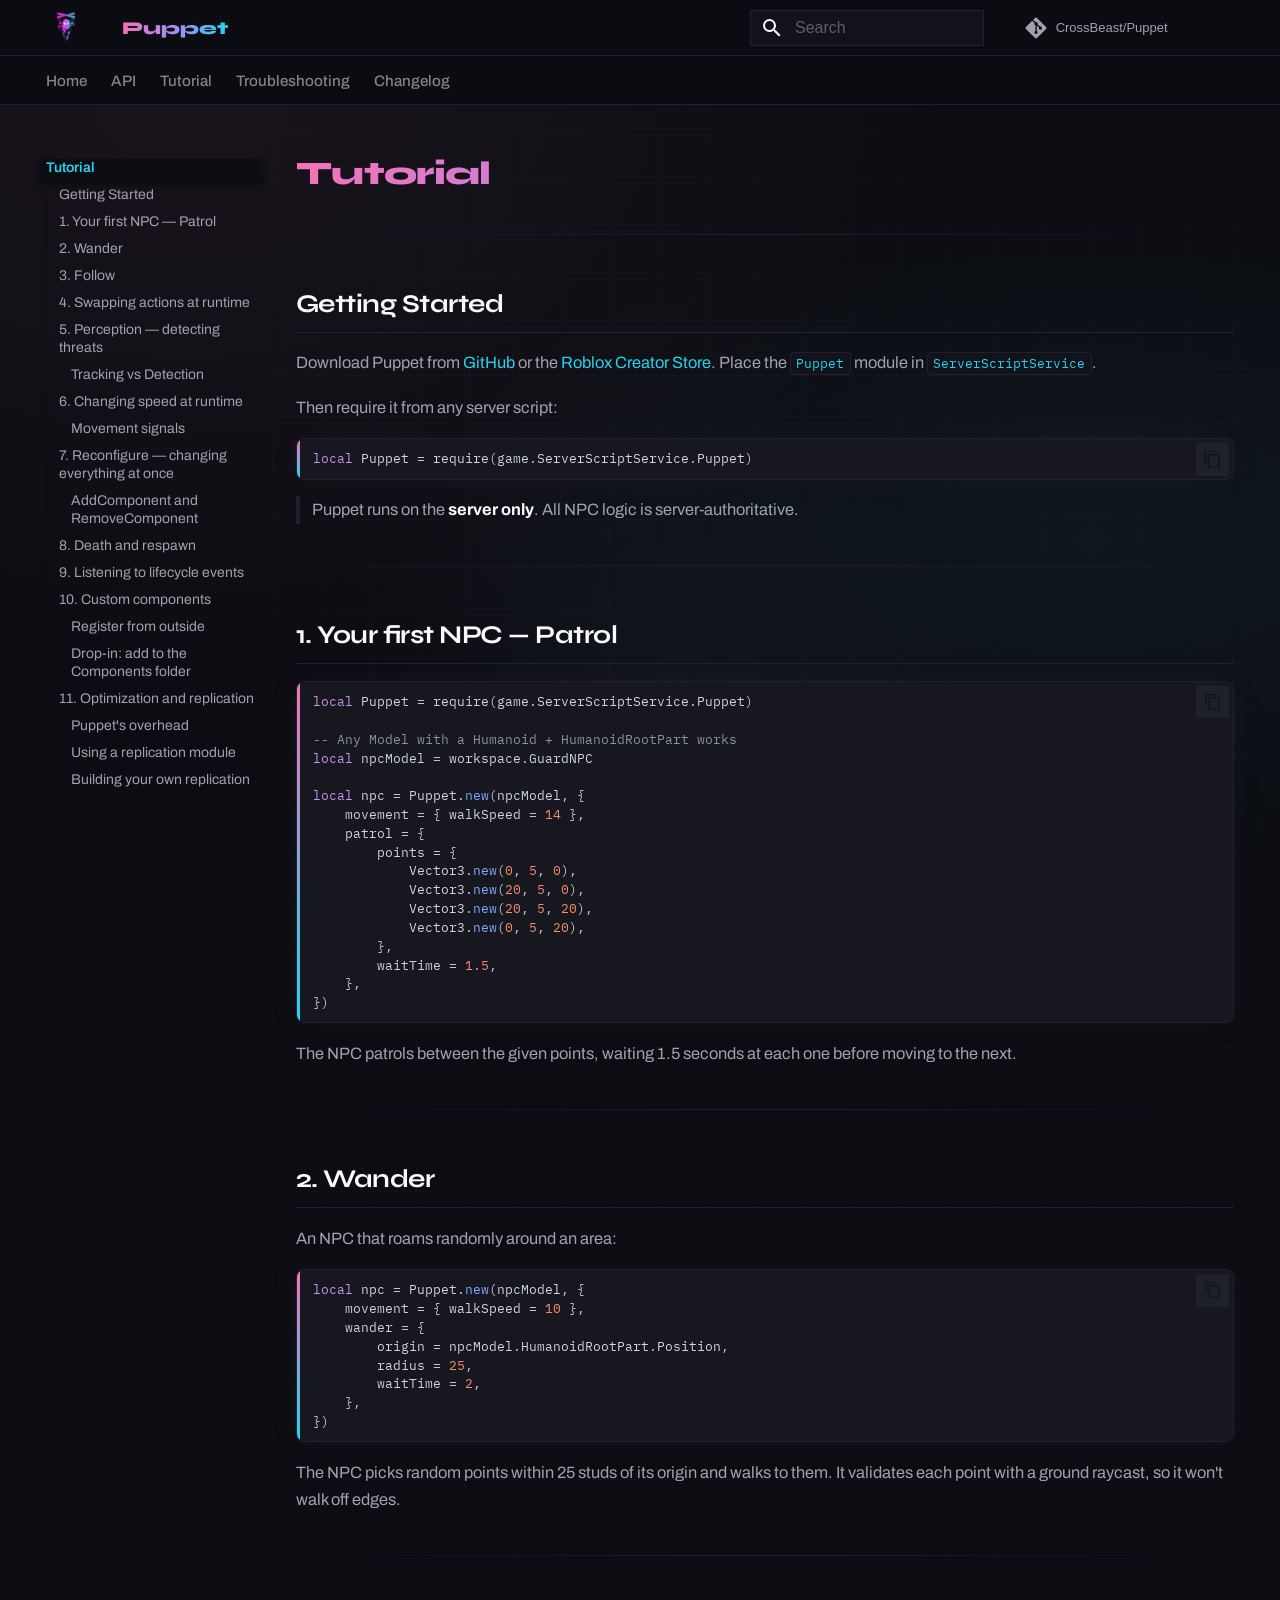
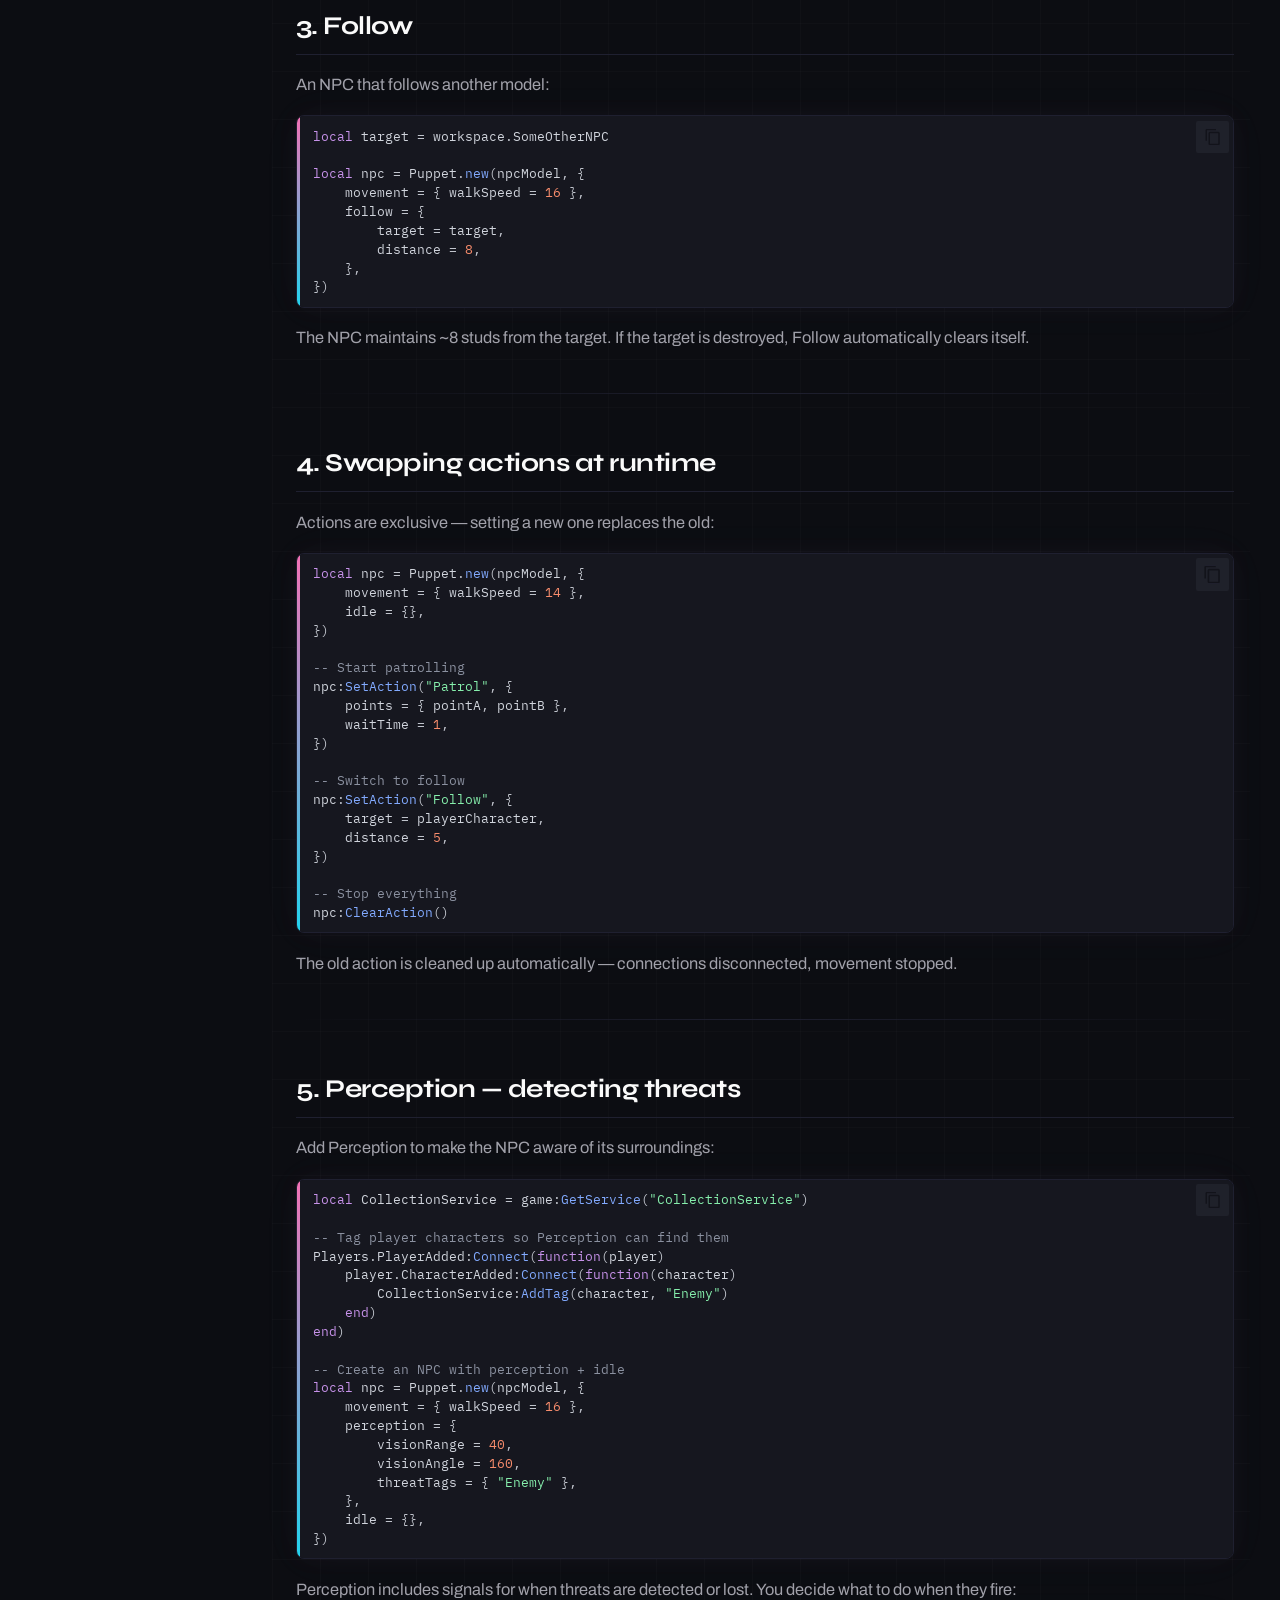
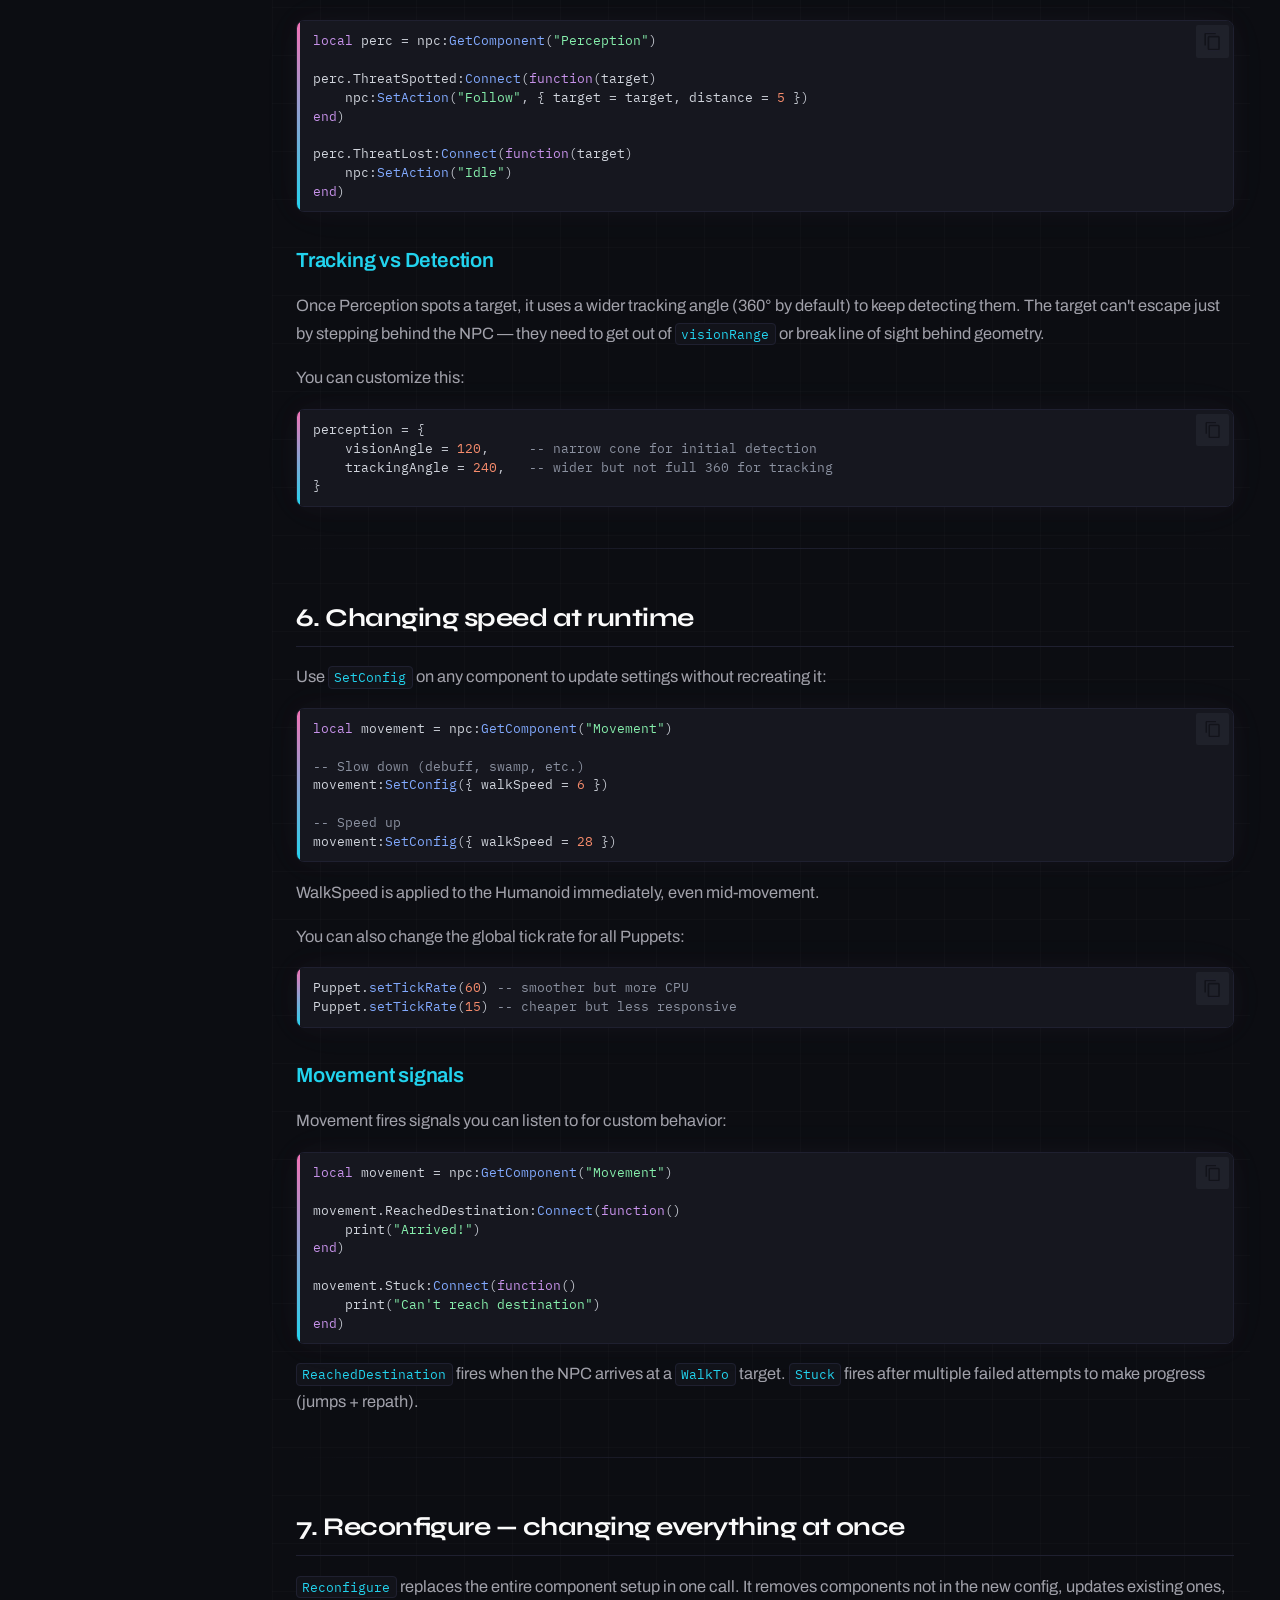
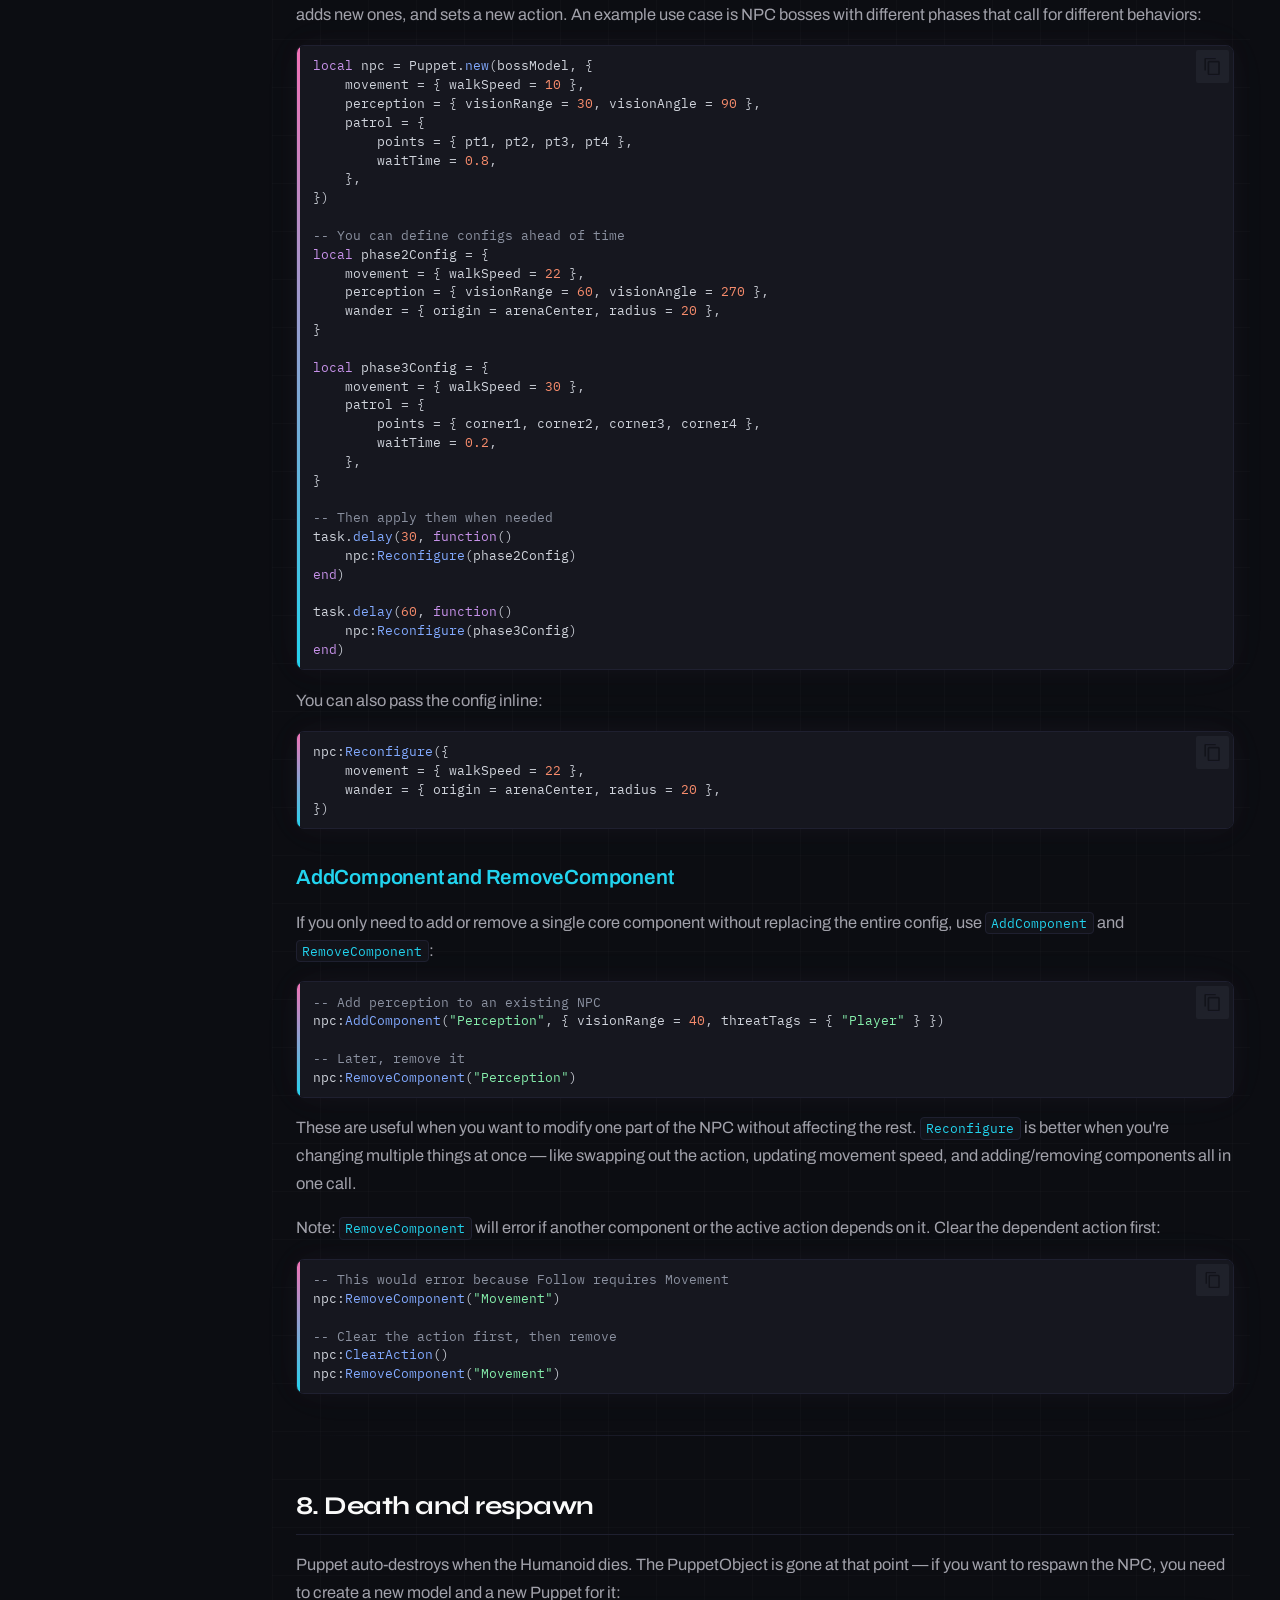
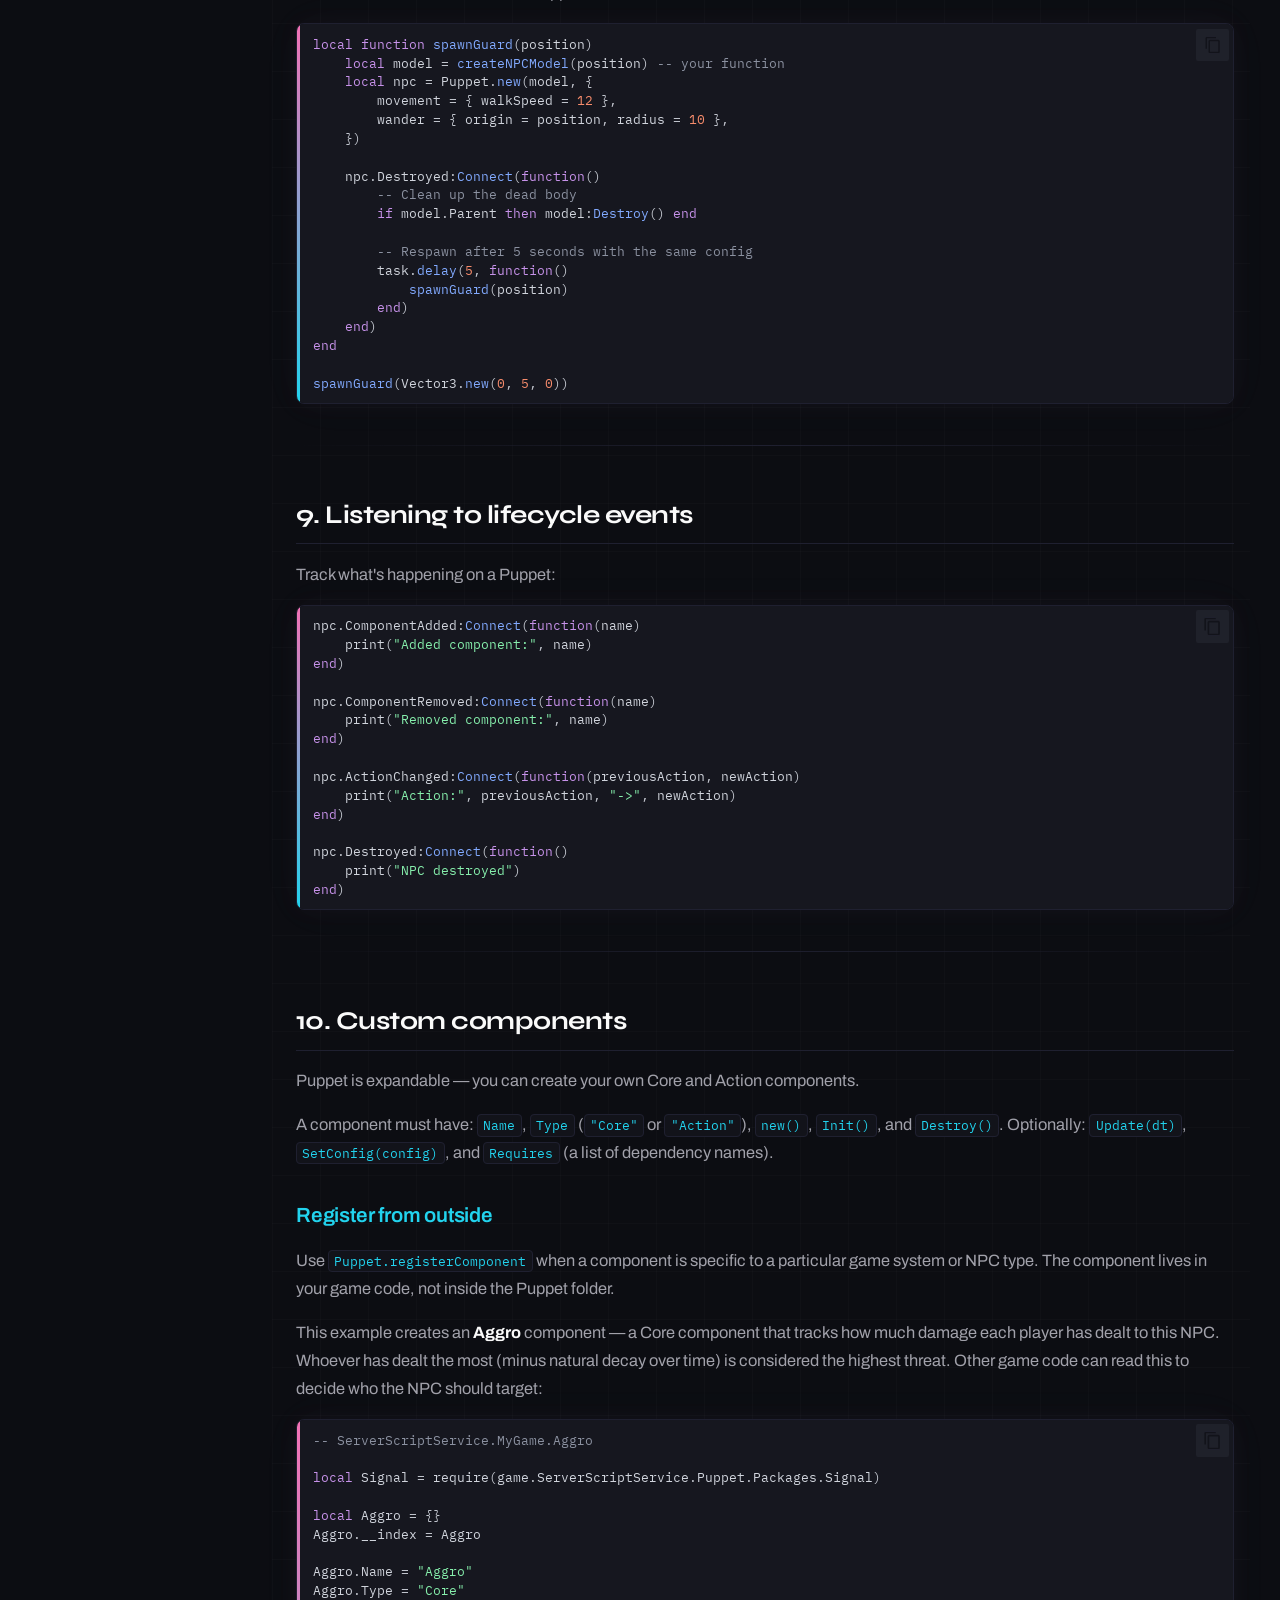
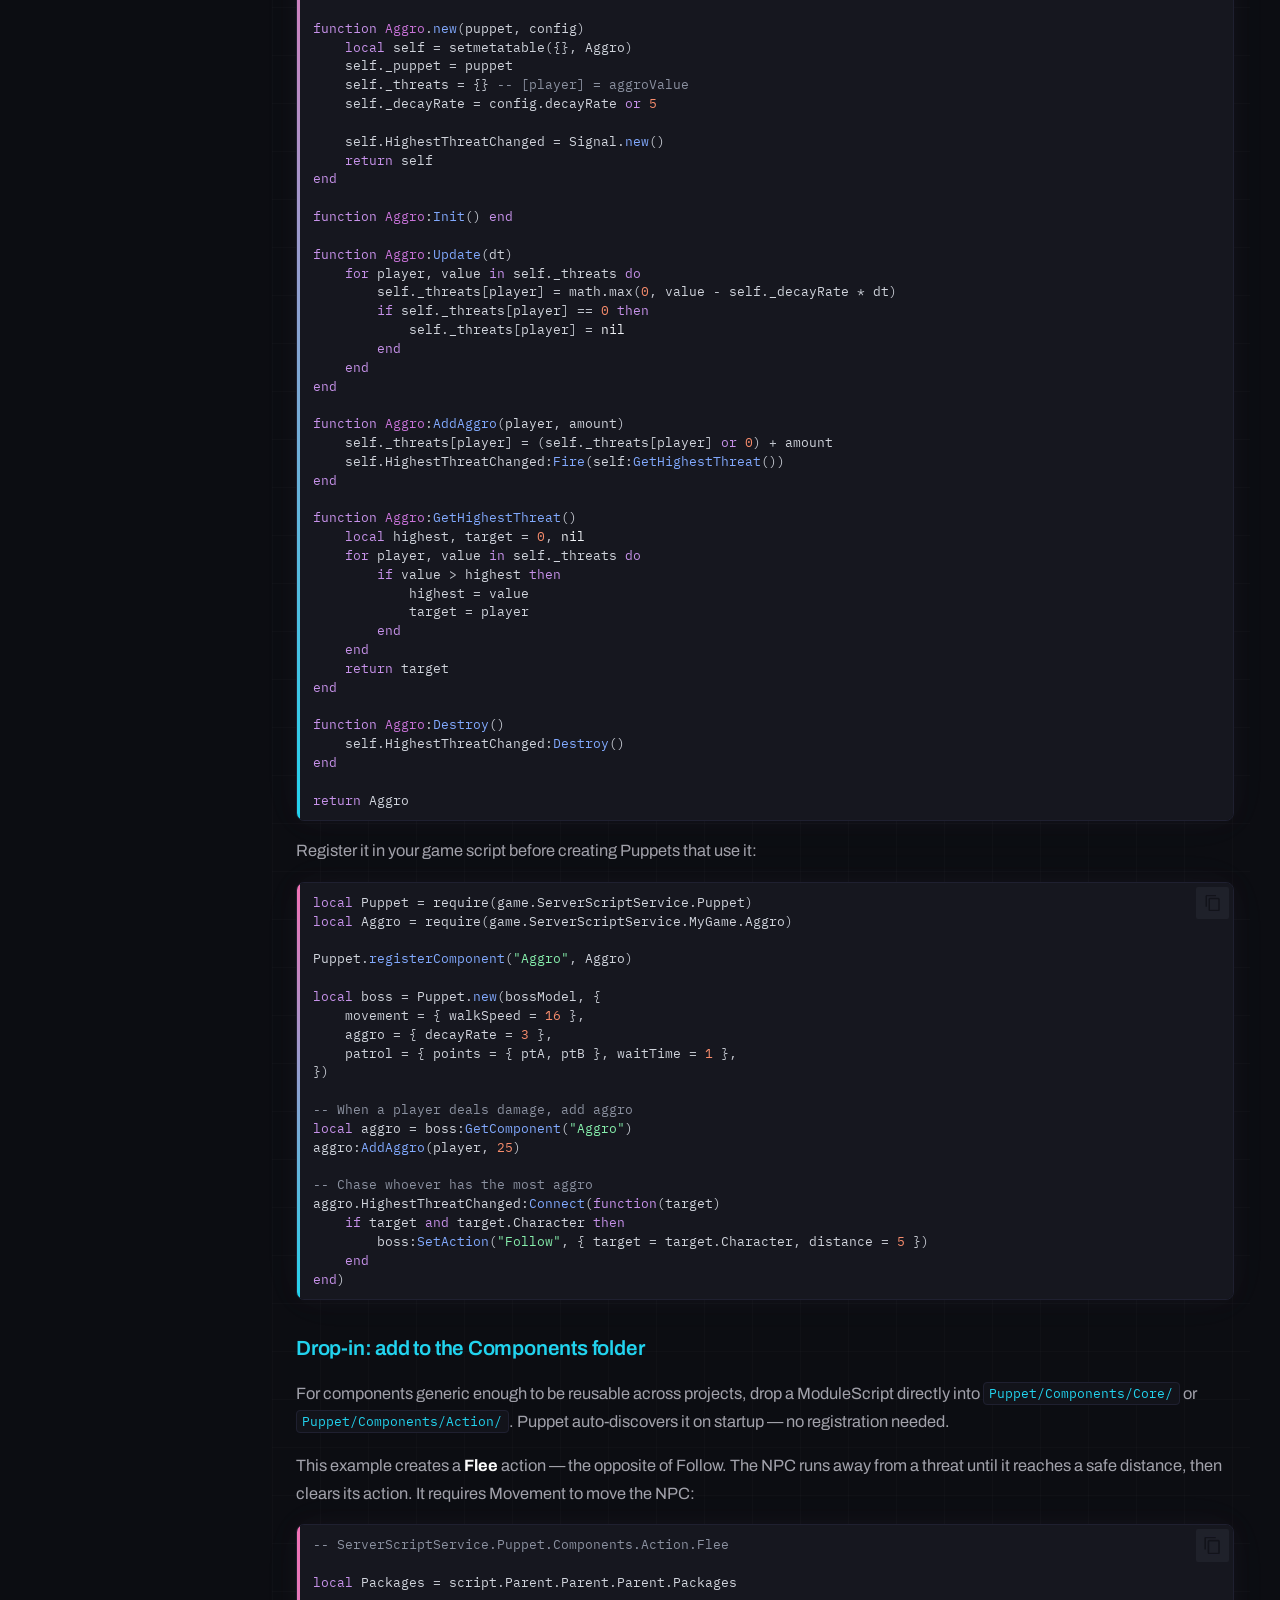
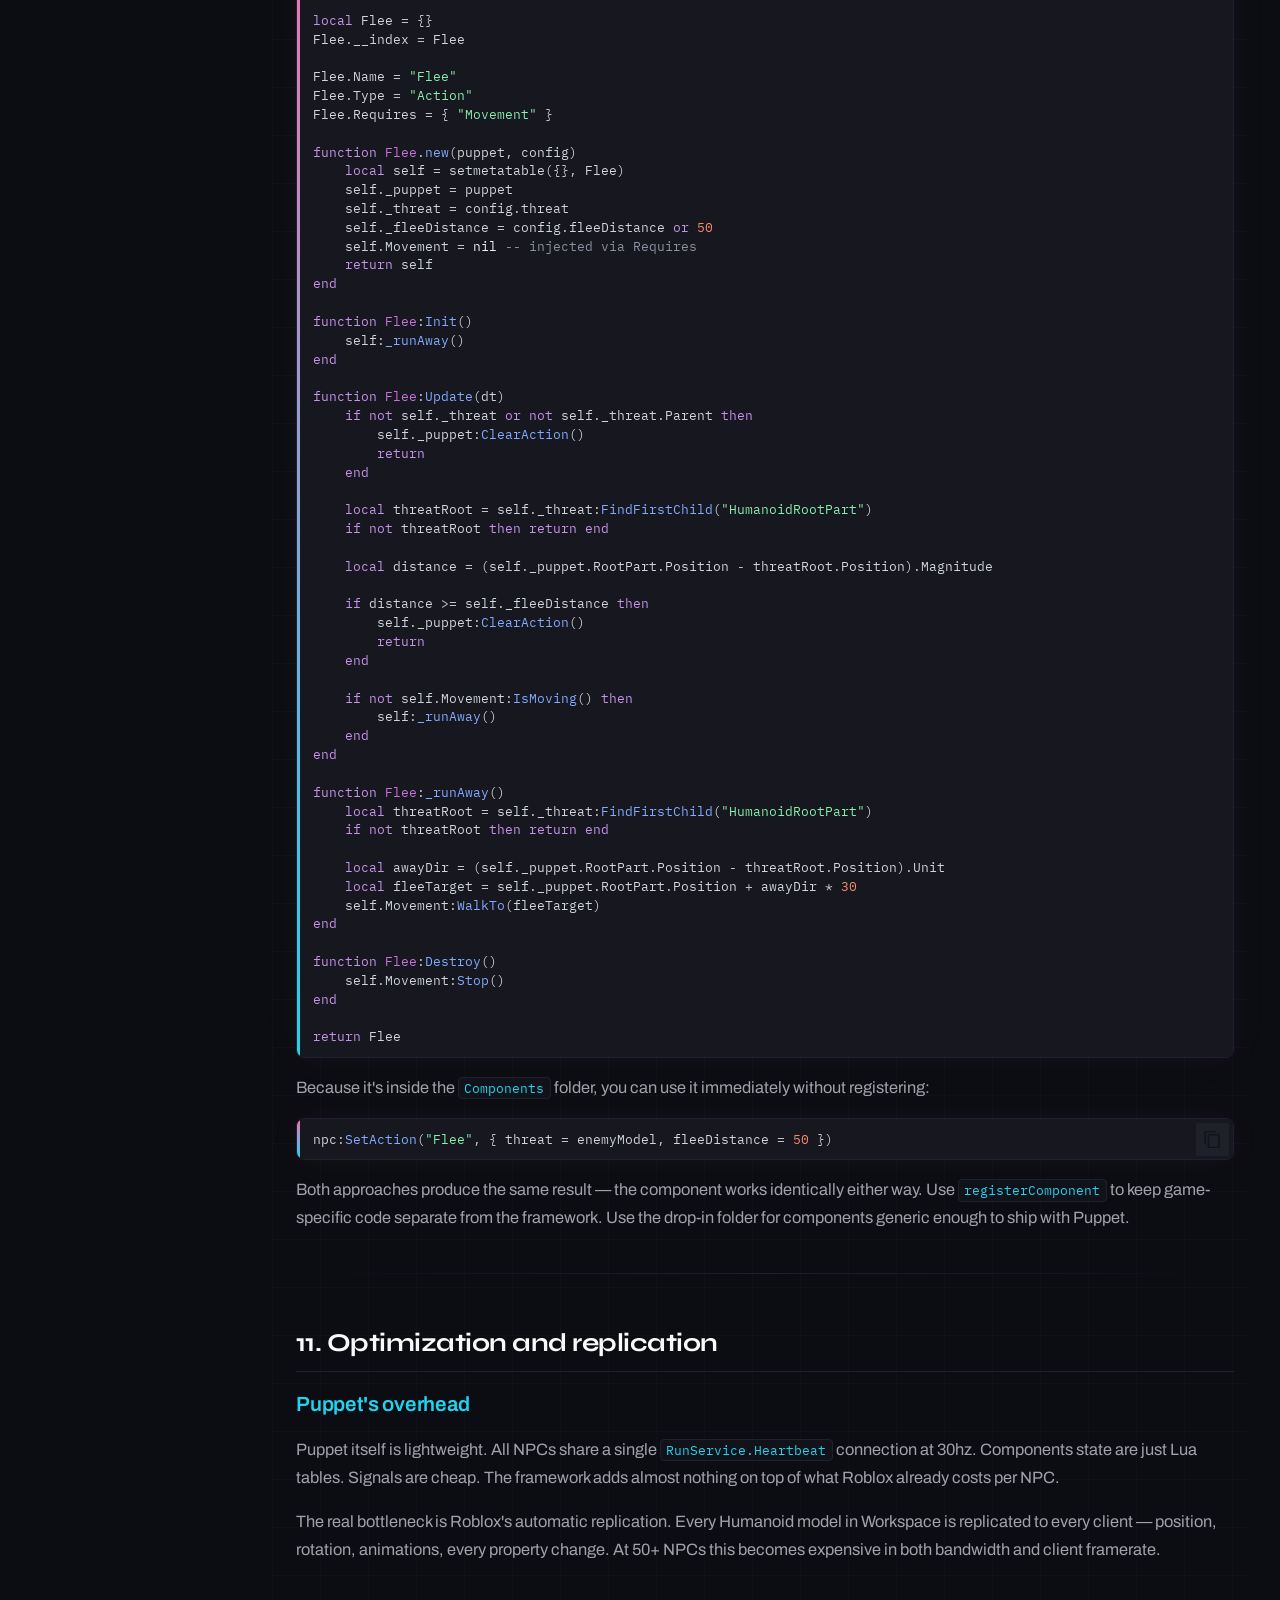
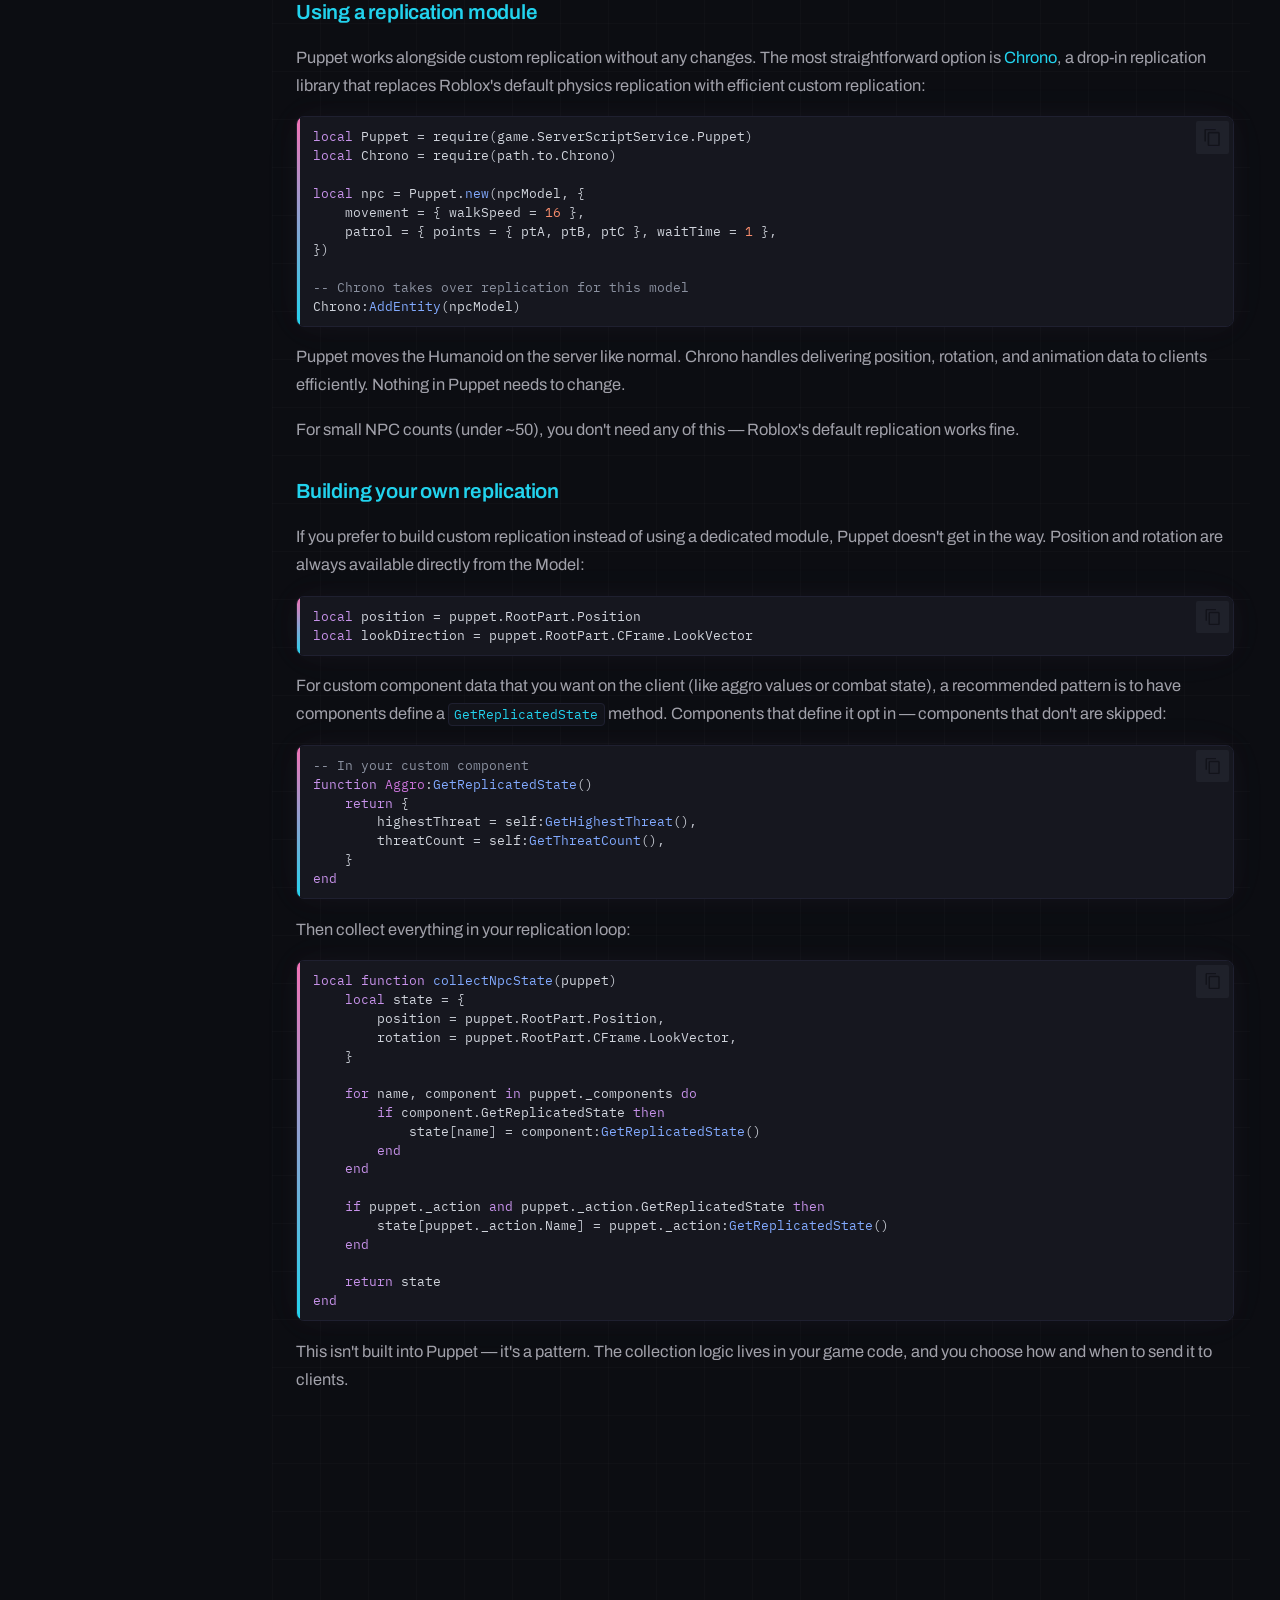
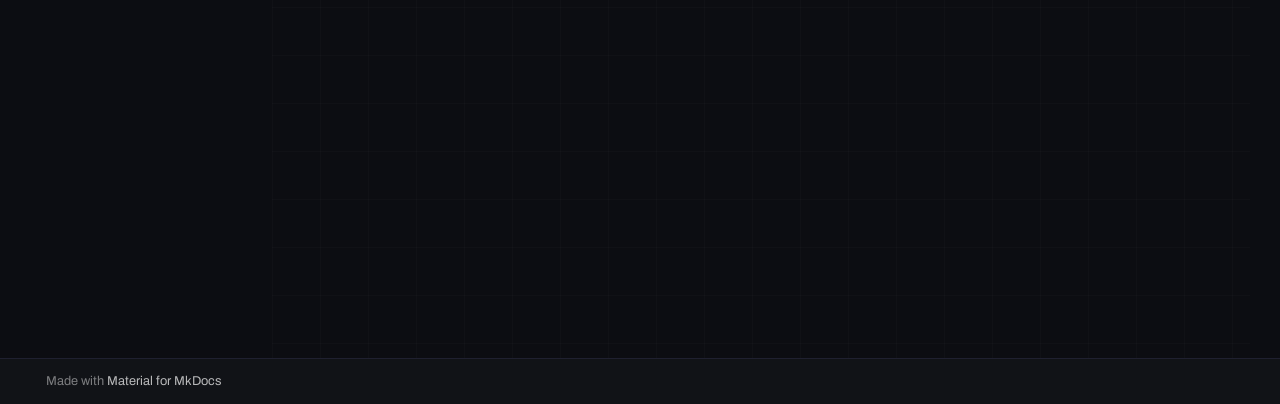
<file: tutorial/index.html>
<!doctype html>
<html lang="en" class="no-js">
  <head>
    
      <meta charset="utf-8">
      <meta name="viewport" content="width=device-width,initial-scale=1">
      
        <meta name="description" content="A modular NPC framework for Roblox.">
      
      
      
      
        <link rel="prev" href="../api/">
      
      
        <link rel="next" href="../troubleshooting/">
      
      
        
      
      
      <link rel="icon" href="../assets/logo.png">
      <meta name="generator" content="mkdocs-1.6.1, mkdocs-material-9.7.6">
    
    
      
        <title>Tutorial - Puppet</title>
      
    
    
      <link rel="stylesheet" href="../assets/stylesheets/main.484c7ddc.min.css">
      
        
        <link rel="stylesheet" href="../assets/stylesheets/palette.ab4e12ef.min.css">
      
      


    
    
      
    
    
      
    
    
      <link rel="stylesheet" href="https://fonts.googleapis.com/css2?family=Archivo:wght@400;500;600;700;800;900&family=Syne:wght@400;500;600;700;800&family=IBM+Plex+Mono:wght@400;500;600&display=swap">
    
      <link rel="stylesheet" href="../stylesheets/custom.css">
    
    <script>__md_scope=new URL("..",location),__md_hash=e=>[...e].reduce(((e,_)=>(e<<5)-e+_.charCodeAt(0)),0),__md_get=(e,_=localStorage,t=__md_scope)=>JSON.parse(_.getItem(t.pathname+"."+e)),__md_set=(e,_,t=localStorage,a=__md_scope)=>{try{t.setItem(a.pathname+"."+e,JSON.stringify(_))}catch(e){}}</script>
    
      

    
    
  </head>
  
  
    
    
    
    
    
    <body dir="ltr" data-md-color-scheme="slate" data-md-color-primary="custom" data-md-color-accent="custom">
  
    
    <input class="md-toggle" data-md-toggle="drawer" type="checkbox" id="__drawer" autocomplete="off">
    <input class="md-toggle" data-md-toggle="search" type="checkbox" id="__search" autocomplete="off">
    <label class="md-overlay" for="__drawer"></label>
    <div data-md-component="skip">
      
        
        <a href="#tutorial" class="md-skip">
          Skip to content
        </a>
      
    </div>
    <div data-md-component="announce">
      
    </div>
    
    
      

<header class="md-header" data-md-component="header">
  <nav class="md-header__inner md-grid" aria-label="Header">
    <a href=".." title="Puppet" class="md-header__button md-logo" aria-label="Puppet" data-md-component="logo">
      
  <img src="../assets/logo.png" alt="logo">

    </a>
    <label class="md-header__button md-icon" for="__drawer">
      
      <svg xmlns="http://www.w3.org/2000/svg" viewBox="0 0 24 24"><path d="M3 6h18v2H3zm0 5h18v2H3zm0 5h18v2H3z"/></svg>
    </label>
    <div class="md-header__title" data-md-component="header-title">
      <div class="md-header__ellipsis">
        <div class="md-header__topic">
          <span class="md-ellipsis">
            Puppet
          </span>
        </div>
        <div class="md-header__topic" data-md-component="header-topic">
          <span class="md-ellipsis">
            
              Tutorial
            
          </span>
        </div>
      </div>
    </div>
    
      
    
    
    
    
      
      
        <label class="md-header__button md-icon" for="__search">
          
          <svg xmlns="http://www.w3.org/2000/svg" viewBox="0 0 24 24"><path d="M9.5 3A6.5 6.5 0 0 1 16 9.5c0 1.61-.59 3.09-1.56 4.23l.27.27h.79l5 5-1.5 1.5-5-5v-.79l-.27-.27A6.52 6.52 0 0 1 9.5 16 6.5 6.5 0 0 1 3 9.5 6.5 6.5 0 0 1 9.5 3m0 2C7 5 5 7 5 9.5S7 14 9.5 14 14 12 14 9.5 12 5 9.5 5"/></svg>
        </label>
        <div class="md-search" data-md-component="search" role="dialog">
  <label class="md-search__overlay" for="__search"></label>
  <div class="md-search__inner" role="search">
    <form class="md-search__form" name="search">
      <input type="text" class="md-search__input" name="query" aria-label="Search" placeholder="Search" autocapitalize="off" autocorrect="off" autocomplete="off" spellcheck="false" data-md-component="search-query" required>
      <label class="md-search__icon md-icon" for="__search">
        
        <svg xmlns="http://www.w3.org/2000/svg" viewBox="0 0 24 24"><path d="M9.5 3A6.5 6.5 0 0 1 16 9.5c0 1.61-.59 3.09-1.56 4.23l.27.27h.79l5 5-1.5 1.5-5-5v-.79l-.27-.27A6.52 6.52 0 0 1 9.5 16 6.5 6.5 0 0 1 3 9.5 6.5 6.5 0 0 1 9.5 3m0 2C7 5 5 7 5 9.5S7 14 9.5 14 14 12 14 9.5 12 5 9.5 5"/></svg>
        
        <svg xmlns="http://www.w3.org/2000/svg" viewBox="0 0 24 24"><path d="M20 11v2H8l5.5 5.5-1.42 1.42L4.16 12l7.92-7.92L13.5 5.5 8 11z"/></svg>
      </label>
      <nav class="md-search__options" aria-label="Search">
        
        <button type="reset" class="md-search__icon md-icon" title="Clear" aria-label="Clear" tabindex="-1">
          
          <svg xmlns="http://www.w3.org/2000/svg" viewBox="0 0 24 24"><path d="M19 6.41 17.59 5 12 10.59 6.41 5 5 6.41 10.59 12 5 17.59 6.41 19 12 13.41 17.59 19 19 17.59 13.41 12z"/></svg>
        </button>
      </nav>
      
    </form>
    <div class="md-search__output">
      <div class="md-search__scrollwrap" tabindex="0" data-md-scrollfix>
        <div class="md-search-result" data-md-component="search-result">
          <div class="md-search-result__meta">
            Initializing search
          </div>
          <ol class="md-search-result__list" role="presentation"></ol>
        </div>
      </div>
    </div>
  </div>
</div>
      
    
    
      <div class="md-header__source">
        <a href="https://github.com/CrossBeast/Puppet" title="Go to repository" class="md-source" data-md-component="source">
  <div class="md-source__icon md-icon">
    
    <svg xmlns="http://www.w3.org/2000/svg" viewBox="0 0 448 512"><!--! Font Awesome Free 7.1.0 by @fontawesome - https://fontawesome.com License - https://fontawesome.com/license/free (Icons: CC BY 4.0, Fonts: SIL OFL 1.1, Code: MIT License) Copyright 2025 Fonticons, Inc.--><path d="M439.6 236.1 244 40.5c-5.4-5.5-12.8-8.5-20.4-8.5s-15 3-20.4 8.4L162.5 81l51.5 51.5c27.1-9.1 52.7 16.8 43.4 43.7l49.7 49.7c34.2-11.8 61.2 31 35.5 56.7-26.5 26.5-70.2-2.9-56-37.3L240.3 199v121.9c25.3 12.5 22.3 41.8 9.1 55-6.4 6.4-15.2 10.1-24.3 10.1s-17.8-3.6-24.3-10.1c-17.6-17.6-11.1-46.9 11.2-56v-123c-20.8-8.5-24.6-30.7-18.6-45L142.6 101 8.5 235.1C3 240.6 0 247.9 0 255.5s3 15 8.5 20.4l195.6 195.7c5.4 5.4 12.7 8.4 20.4 8.4s15-3 20.4-8.4l194.7-194.7c5.4-5.4 8.4-12.8 8.4-20.4s-3-15-8.4-20.4"/></svg>
  </div>
  <div class="md-source__repository">
    CrossBeast/Puppet
  </div>
</a>
      </div>
    
  </nav>
  
</header>
    
    <div class="md-container" data-md-component="container">
      
      
        
          
            
<nav class="md-tabs" aria-label="Tabs" data-md-component="tabs">
  <div class="md-grid">
    <ul class="md-tabs__list">
      
        
  
  
  
  
    <li class="md-tabs__item">
      <a href=".." class="md-tabs__link">
        
  
  
    
  
  Home

      </a>
    </li>
  

      
        
  
  
  
  
    <li class="md-tabs__item">
      <a href="../api/" class="md-tabs__link">
        
  
  
    
  
  API

      </a>
    </li>
  

      
        
  
  
  
    
  
  
    <li class="md-tabs__item md-tabs__item--active">
      <a href="./" class="md-tabs__link">
        
  
  
    
  
  Tutorial

      </a>
    </li>
  

      
        
  
  
  
  
    <li class="md-tabs__item">
      <a href="../troubleshooting/" class="md-tabs__link">
        
  
  
    
  
  Troubleshooting

      </a>
    </li>
  

      
        
  
  
  
  
    <li class="md-tabs__item">
      <a href="../changelog/" class="md-tabs__link">
        
  
  
    
  
  Changelog

      </a>
    </li>
  

      
    </ul>
  </div>
</nav>
          
        
      
      <main class="md-main" data-md-component="main">
        <div class="md-main__inner md-grid">
          
            
              
              <div class="md-sidebar md-sidebar--primary" data-md-component="sidebar" data-md-type="navigation" >
                <div class="md-sidebar__scrollwrap">
                  <div class="md-sidebar__inner">
                    


  


  

<nav class="md-nav md-nav--primary md-nav--lifted md-nav--integrated" aria-label="Navigation" data-md-level="0">
  <label class="md-nav__title" for="__drawer">
    <a href=".." title="Puppet" class="md-nav__button md-logo" aria-label="Puppet" data-md-component="logo">
      
  <img src="../assets/logo.png" alt="logo">

    </a>
    Puppet
  </label>
  
    <div class="md-nav__source">
      <a href="https://github.com/CrossBeast/Puppet" title="Go to repository" class="md-source" data-md-component="source">
  <div class="md-source__icon md-icon">
    
    <svg xmlns="http://www.w3.org/2000/svg" viewBox="0 0 448 512"><!--! Font Awesome Free 7.1.0 by @fontawesome - https://fontawesome.com License - https://fontawesome.com/license/free (Icons: CC BY 4.0, Fonts: SIL OFL 1.1, Code: MIT License) Copyright 2025 Fonticons, Inc.--><path d="M439.6 236.1 244 40.5c-5.4-5.5-12.8-8.5-20.4-8.5s-15 3-20.4 8.4L162.5 81l51.5 51.5c27.1-9.1 52.7 16.8 43.4 43.7l49.7 49.7c34.2-11.8 61.2 31 35.5 56.7-26.5 26.5-70.2-2.9-56-37.3L240.3 199v121.9c25.3 12.5 22.3 41.8 9.1 55-6.4 6.4-15.2 10.1-24.3 10.1s-17.8-3.6-24.3-10.1c-17.6-17.6-11.1-46.9 11.2-56v-123c-20.8-8.5-24.6-30.7-18.6-45L142.6 101 8.5 235.1C3 240.6 0 247.9 0 255.5s3 15 8.5 20.4l195.6 195.7c5.4 5.4 12.7 8.4 20.4 8.4s15-3 20.4-8.4l194.7-194.7c5.4-5.4 8.4-12.8 8.4-20.4s-3-15-8.4-20.4"/></svg>
  </div>
  <div class="md-source__repository">
    CrossBeast/Puppet
  </div>
</a>
    </div>
  
  <ul class="md-nav__list" data-md-scrollfix>
    
      
      
  
  
  
  
    <li class="md-nav__item">
      <a href=".." class="md-nav__link">
        
  
  
  <span class="md-ellipsis">
    
  
    Home
  

    
  </span>
  
  

      </a>
    </li>
  

    
      
      
  
  
  
  
    <li class="md-nav__item">
      <a href="../api/" class="md-nav__link">
        
  
  
  <span class="md-ellipsis">
    
  
    API
  

    
  </span>
  
  

      </a>
    </li>
  

    
      
      
  
  
    
  
  
  
    <li class="md-nav__item md-nav__item--active">
      
      <input class="md-nav__toggle md-toggle" type="checkbox" id="__toc">
      
      
        
      
      
        <label class="md-nav__link md-nav__link--active" for="__toc">
          
  
  
  <span class="md-ellipsis">
    
  
    Tutorial
  

    
  </span>
  
  

          <span class="md-nav__icon md-icon"></span>
        </label>
      
      <a href="./" class="md-nav__link md-nav__link--active">
        
  
  
  <span class="md-ellipsis">
    
  
    Tutorial
  

    
  </span>
  
  

      </a>
      
        

<nav class="md-nav md-nav--secondary" aria-label="Table of contents">
  
  
  
    
  
  
    <label class="md-nav__title" for="__toc">
      <span class="md-nav__icon md-icon"></span>
      Table of contents
    </label>
    <ul class="md-nav__list" data-md-component="toc" data-md-scrollfix>
      
        <li class="md-nav__item">
  <a href="#getting-started" class="md-nav__link">
    <span class="md-ellipsis">
      
        Getting Started
      
    </span>
  </a>
  
</li>
      
        <li class="md-nav__item">
  <a href="#1-your-first-npc-patrol" class="md-nav__link">
    <span class="md-ellipsis">
      
        1. Your first NPC — Patrol
      
    </span>
  </a>
  
</li>
      
        <li class="md-nav__item">
  <a href="#2-wander" class="md-nav__link">
    <span class="md-ellipsis">
      
        2. Wander
      
    </span>
  </a>
  
</li>
      
        <li class="md-nav__item">
  <a href="#3-follow" class="md-nav__link">
    <span class="md-ellipsis">
      
        3. Follow
      
    </span>
  </a>
  
</li>
      
        <li class="md-nav__item">
  <a href="#4-swapping-actions-at-runtime" class="md-nav__link">
    <span class="md-ellipsis">
      
        4. Swapping actions at runtime
      
    </span>
  </a>
  
</li>
      
        <li class="md-nav__item">
  <a href="#5-perception-detecting-threats" class="md-nav__link">
    <span class="md-ellipsis">
      
        5. Perception — detecting threats
      
    </span>
  </a>
  
    <nav class="md-nav" aria-label="5. Perception — detecting threats">
      <ul class="md-nav__list">
        
          <li class="md-nav__item">
  <a href="#tracking-vs-detection" class="md-nav__link">
    <span class="md-ellipsis">
      
        Tracking vs Detection
      
    </span>
  </a>
  
</li>
        
      </ul>
    </nav>
  
</li>
      
        <li class="md-nav__item">
  <a href="#6-changing-speed-at-runtime" class="md-nav__link">
    <span class="md-ellipsis">
      
        6. Changing speed at runtime
      
    </span>
  </a>
  
    <nav class="md-nav" aria-label="6. Changing speed at runtime">
      <ul class="md-nav__list">
        
          <li class="md-nav__item">
  <a href="#movement-signals" class="md-nav__link">
    <span class="md-ellipsis">
      
        Movement signals
      
    </span>
  </a>
  
</li>
        
      </ul>
    </nav>
  
</li>
      
        <li class="md-nav__item">
  <a href="#7-reconfigure-changing-everything-at-once" class="md-nav__link">
    <span class="md-ellipsis">
      
        7. Reconfigure — changing everything at once
      
    </span>
  </a>
  
    <nav class="md-nav" aria-label="7. Reconfigure — changing everything at once">
      <ul class="md-nav__list">
        
          <li class="md-nav__item">
  <a href="#addcomponent-and-removecomponent" class="md-nav__link">
    <span class="md-ellipsis">
      
        AddComponent and RemoveComponent
      
    </span>
  </a>
  
</li>
        
      </ul>
    </nav>
  
</li>
      
        <li class="md-nav__item">
  <a href="#8-death-and-respawn" class="md-nav__link">
    <span class="md-ellipsis">
      
        8. Death and respawn
      
    </span>
  </a>
  
</li>
      
        <li class="md-nav__item">
  <a href="#9-listening-to-lifecycle-events" class="md-nav__link">
    <span class="md-ellipsis">
      
        9. Listening to lifecycle events
      
    </span>
  </a>
  
</li>
      
        <li class="md-nav__item">
  <a href="#10-custom-components" class="md-nav__link">
    <span class="md-ellipsis">
      
        10. Custom components
      
    </span>
  </a>
  
    <nav class="md-nav" aria-label="10. Custom components">
      <ul class="md-nav__list">
        
          <li class="md-nav__item">
  <a href="#register-from-outside" class="md-nav__link">
    <span class="md-ellipsis">
      
        Register from outside
      
    </span>
  </a>
  
</li>
        
          <li class="md-nav__item">
  <a href="#drop-in-add-to-the-components-folder" class="md-nav__link">
    <span class="md-ellipsis">
      
        Drop-in: add to the Components folder
      
    </span>
  </a>
  
</li>
        
      </ul>
    </nav>
  
</li>
      
        <li class="md-nav__item">
  <a href="#11-optimization-and-replication" class="md-nav__link">
    <span class="md-ellipsis">
      
        11. Optimization and replication
      
    </span>
  </a>
  
    <nav class="md-nav" aria-label="11. Optimization and replication">
      <ul class="md-nav__list">
        
          <li class="md-nav__item">
  <a href="#puppets-overhead" class="md-nav__link">
    <span class="md-ellipsis">
      
        Puppet's overhead
      
    </span>
  </a>
  
</li>
        
          <li class="md-nav__item">
  <a href="#using-a-replication-module" class="md-nav__link">
    <span class="md-ellipsis">
      
        Using a replication module
      
    </span>
  </a>
  
</li>
        
          <li class="md-nav__item">
  <a href="#building-your-own-replication" class="md-nav__link">
    <span class="md-ellipsis">
      
        Building your own replication
      
    </span>
  </a>
  
</li>
        
      </ul>
    </nav>
  
</li>
      
    </ul>
  
</nav>
      
    </li>
  

    
      
      
  
  
  
  
    <li class="md-nav__item">
      <a href="../troubleshooting/" class="md-nav__link">
        
  
  
  <span class="md-ellipsis">
    
  
    Troubleshooting
  

    
  </span>
  
  

      </a>
    </li>
  

    
      
      
  
  
  
  
    <li class="md-nav__item">
      <a href="../changelog/" class="md-nav__link">
        
  
  
  <span class="md-ellipsis">
    
  
    Changelog
  

    
  </span>
  
  

      </a>
    </li>
  

    
  </ul>
</nav>
                  </div>
                </div>
              </div>
            
            
          
          
            <div class="md-content" data-md-component="content">
              
              <article class="md-content__inner md-typeset">
                
                  


  
  


<h1 id="tutorial">Tutorial</h1>
<hr />
<h2 id="getting-started">Getting Started</h2>
<p>Download Puppet from <a href="https://github.com/CrossBeast/Puppet">GitHub</a> or the <a href="https://create.roblox.com/store/asset/139690896215004/Puppet">Roblox Creator Store</a>. Place the <code>Puppet</code> module in <code>ServerScriptService</code>.</p>
<p>Then require it from any server script:</p>
<div class="highlight"><pre><span></span><code><a id="__codelineno-0-1" name="__codelineno-0-1" href="#__codelineno-0-1"></a><span class="kd">local</span><span class="w"> </span><span class="nv">Puppet</span><span class="w"> </span><span class="o">=</span><span class="w"> </span><span class="nb">require</span><span class="p">(</span><span class="nv">game</span><span class="p">.</span><span class="py">ServerScriptService</span><span class="p">.</span><span class="py">Puppet</span><span class="p">)</span>
</code></pre></div>
<blockquote>
<p>Puppet runs on the <strong>server only</strong>. All NPC logic is server-authoritative.</p>
</blockquote>
<hr />
<h2 id="1-your-first-npc-patrol">1. Your first NPC — Patrol</h2>
<div class="highlight"><pre><span></span><code><a id="__codelineno-1-1" name="__codelineno-1-1" href="#__codelineno-1-1"></a><span class="kd">local</span><span class="w"> </span><span class="nv">Puppet</span><span class="w"> </span><span class="o">=</span><span class="w"> </span><span class="nb">require</span><span class="p">(</span><span class="nv">game</span><span class="p">.</span><span class="py">ServerScriptService</span><span class="p">.</span><span class="py">Puppet</span><span class="p">)</span>
<a id="__codelineno-1-2" name="__codelineno-1-2" href="#__codelineno-1-2"></a>
<a id="__codelineno-1-3" name="__codelineno-1-3" href="#__codelineno-1-3"></a><span class="c1">-- Any Model with a Humanoid + HumanoidRootPart works</span>
<a id="__codelineno-1-4" name="__codelineno-1-4" href="#__codelineno-1-4"></a><span class="kd">local</span><span class="w"> </span><span class="nv">npcModel</span><span class="w"> </span><span class="o">=</span><span class="w"> </span><span class="nv">workspace</span><span class="p">.</span><span class="py">GuardNPC</span>
<a id="__codelineno-1-5" name="__codelineno-1-5" href="#__codelineno-1-5"></a>
<a id="__codelineno-1-6" name="__codelineno-1-6" href="#__codelineno-1-6"></a><span class="kd">local</span><span class="w"> </span><span class="nv">npc</span><span class="w"> </span><span class="o">=</span><span class="w"> </span><span class="nv">Puppet</span><span class="p">.</span><span class="nf">new</span><span class="p">(</span><span class="nv">npcModel</span><span class="p">,</span><span class="w"> </span><span class="p">{</span>
<a id="__codelineno-1-7" name="__codelineno-1-7" href="#__codelineno-1-7"></a><span class="w">    </span><span class="nv">movement</span><span class="w"> </span><span class="o">=</span><span class="w"> </span><span class="p">{</span><span class="w"> </span><span class="nv">walkSpeed</span><span class="w"> </span><span class="o">=</span><span class="w"> </span><span class="mi">14</span><span class="w"> </span><span class="p">},</span>
<a id="__codelineno-1-8" name="__codelineno-1-8" href="#__codelineno-1-8"></a><span class="w">    </span><span class="nv">patrol</span><span class="w"> </span><span class="o">=</span><span class="w"> </span><span class="p">{</span>
<a id="__codelineno-1-9" name="__codelineno-1-9" href="#__codelineno-1-9"></a><span class="w">        </span><span class="nv">points</span><span class="w"> </span><span class="o">=</span><span class="w"> </span><span class="p">{</span>
<a id="__codelineno-1-10" name="__codelineno-1-10" href="#__codelineno-1-10"></a><span class="w">            </span><span class="nv">Vector3</span><span class="p">.</span><span class="nf">new</span><span class="p">(</span><span class="mi">0</span><span class="p">,</span><span class="w"> </span><span class="mi">5</span><span class="p">,</span><span class="w"> </span><span class="mi">0</span><span class="p">),</span>
<a id="__codelineno-1-11" name="__codelineno-1-11" href="#__codelineno-1-11"></a><span class="w">            </span><span class="nv">Vector3</span><span class="p">.</span><span class="nf">new</span><span class="p">(</span><span class="mi">20</span><span class="p">,</span><span class="w"> </span><span class="mi">5</span><span class="p">,</span><span class="w"> </span><span class="mi">0</span><span class="p">),</span>
<a id="__codelineno-1-12" name="__codelineno-1-12" href="#__codelineno-1-12"></a><span class="w">            </span><span class="nv">Vector3</span><span class="p">.</span><span class="nf">new</span><span class="p">(</span><span class="mi">20</span><span class="p">,</span><span class="w"> </span><span class="mi">5</span><span class="p">,</span><span class="w"> </span><span class="mi">20</span><span class="p">),</span>
<a id="__codelineno-1-13" name="__codelineno-1-13" href="#__codelineno-1-13"></a><span class="w">            </span><span class="nv">Vector3</span><span class="p">.</span><span class="nf">new</span><span class="p">(</span><span class="mi">0</span><span class="p">,</span><span class="w"> </span><span class="mi">5</span><span class="p">,</span><span class="w"> </span><span class="mi">20</span><span class="p">),</span>
<a id="__codelineno-1-14" name="__codelineno-1-14" href="#__codelineno-1-14"></a><span class="w">        </span><span class="p">},</span>
<a id="__codelineno-1-15" name="__codelineno-1-15" href="#__codelineno-1-15"></a><span class="w">        </span><span class="nv">waitTime</span><span class="w"> </span><span class="o">=</span><span class="w"> </span><span class="mf">1.5</span><span class="p">,</span>
<a id="__codelineno-1-16" name="__codelineno-1-16" href="#__codelineno-1-16"></a><span class="w">    </span><span class="p">},</span>
<a id="__codelineno-1-17" name="__codelineno-1-17" href="#__codelineno-1-17"></a><span class="p">})</span>
</code></pre></div>
<p>The NPC patrols between the given points, waiting 1.5 seconds at each one before moving to the next.</p>
<hr />
<h2 id="2-wander">2. Wander</h2>
<p>An NPC that roams randomly around an area:</p>
<div class="highlight"><pre><span></span><code><a id="__codelineno-2-1" name="__codelineno-2-1" href="#__codelineno-2-1"></a><span class="kd">local</span><span class="w"> </span><span class="nv">npc</span><span class="w"> </span><span class="o">=</span><span class="w"> </span><span class="nv">Puppet</span><span class="p">.</span><span class="nf">new</span><span class="p">(</span><span class="nv">npcModel</span><span class="p">,</span><span class="w"> </span><span class="p">{</span>
<a id="__codelineno-2-2" name="__codelineno-2-2" href="#__codelineno-2-2"></a><span class="w">    </span><span class="nv">movement</span><span class="w"> </span><span class="o">=</span><span class="w"> </span><span class="p">{</span><span class="w"> </span><span class="nv">walkSpeed</span><span class="w"> </span><span class="o">=</span><span class="w"> </span><span class="mi">10</span><span class="w"> </span><span class="p">},</span>
<a id="__codelineno-2-3" name="__codelineno-2-3" href="#__codelineno-2-3"></a><span class="w">    </span><span class="nv">wander</span><span class="w"> </span><span class="o">=</span><span class="w"> </span><span class="p">{</span>
<a id="__codelineno-2-4" name="__codelineno-2-4" href="#__codelineno-2-4"></a><span class="w">        </span><span class="nv">origin</span><span class="w"> </span><span class="o">=</span><span class="w"> </span><span class="nv">npcModel</span><span class="p">.</span><span class="py">HumanoidRootPart</span><span class="p">.</span><span class="py">Position</span><span class="p">,</span>
<a id="__codelineno-2-5" name="__codelineno-2-5" href="#__codelineno-2-5"></a><span class="w">        </span><span class="nv">radius</span><span class="w"> </span><span class="o">=</span><span class="w"> </span><span class="mi">25</span><span class="p">,</span>
<a id="__codelineno-2-6" name="__codelineno-2-6" href="#__codelineno-2-6"></a><span class="w">        </span><span class="nv">waitTime</span><span class="w"> </span><span class="o">=</span><span class="w"> </span><span class="mi">2</span><span class="p">,</span>
<a id="__codelineno-2-7" name="__codelineno-2-7" href="#__codelineno-2-7"></a><span class="w">    </span><span class="p">},</span>
<a id="__codelineno-2-8" name="__codelineno-2-8" href="#__codelineno-2-8"></a><span class="p">})</span>
</code></pre></div>
<p>The NPC picks random points within 25 studs of its origin and walks to them. It validates each point with a ground raycast, so it won't walk off edges.</p>
<hr />
<h2 id="3-follow">3. Follow</h2>
<p>An NPC that follows another model:</p>
<div class="highlight"><pre><span></span><code><a id="__codelineno-3-1" name="__codelineno-3-1" href="#__codelineno-3-1"></a><span class="kd">local</span><span class="w"> </span><span class="nv">target</span><span class="w"> </span><span class="o">=</span><span class="w"> </span><span class="nv">workspace</span><span class="p">.</span><span class="py">SomeOtherNPC</span>
<a id="__codelineno-3-2" name="__codelineno-3-2" href="#__codelineno-3-2"></a>
<a id="__codelineno-3-3" name="__codelineno-3-3" href="#__codelineno-3-3"></a><span class="kd">local</span><span class="w"> </span><span class="nv">npc</span><span class="w"> </span><span class="o">=</span><span class="w"> </span><span class="nv">Puppet</span><span class="p">.</span><span class="nf">new</span><span class="p">(</span><span class="nv">npcModel</span><span class="p">,</span><span class="w"> </span><span class="p">{</span>
<a id="__codelineno-3-4" name="__codelineno-3-4" href="#__codelineno-3-4"></a><span class="w">    </span><span class="nv">movement</span><span class="w"> </span><span class="o">=</span><span class="w"> </span><span class="p">{</span><span class="w"> </span><span class="nv">walkSpeed</span><span class="w"> </span><span class="o">=</span><span class="w"> </span><span class="mi">16</span><span class="w"> </span><span class="p">},</span>
<a id="__codelineno-3-5" name="__codelineno-3-5" href="#__codelineno-3-5"></a><span class="w">    </span><span class="nv">follow</span><span class="w"> </span><span class="o">=</span><span class="w"> </span><span class="p">{</span>
<a id="__codelineno-3-6" name="__codelineno-3-6" href="#__codelineno-3-6"></a><span class="w">        </span><span class="nv">target</span><span class="w"> </span><span class="o">=</span><span class="w"> </span><span class="nv">target</span><span class="p">,</span>
<a id="__codelineno-3-7" name="__codelineno-3-7" href="#__codelineno-3-7"></a><span class="w">        </span><span class="nv">distance</span><span class="w"> </span><span class="o">=</span><span class="w"> </span><span class="mi">8</span><span class="p">,</span>
<a id="__codelineno-3-8" name="__codelineno-3-8" href="#__codelineno-3-8"></a><span class="w">    </span><span class="p">},</span>
<a id="__codelineno-3-9" name="__codelineno-3-9" href="#__codelineno-3-9"></a><span class="p">})</span>
</code></pre></div>
<p>The NPC maintains ~8 studs from the target. If the target is destroyed, Follow automatically clears itself.</p>
<hr />
<h2 id="4-swapping-actions-at-runtime">4. Swapping actions at runtime</h2>
<p>Actions are exclusive — setting a new one replaces the old:</p>
<div class="highlight"><pre><span></span><code><a id="__codelineno-4-1" name="__codelineno-4-1" href="#__codelineno-4-1"></a><span class="kd">local</span><span class="w"> </span><span class="nv">npc</span><span class="w"> </span><span class="o">=</span><span class="w"> </span><span class="nv">Puppet</span><span class="p">.</span><span class="nf">new</span><span class="p">(</span><span class="nv">npcModel</span><span class="p">,</span><span class="w"> </span><span class="p">{</span>
<a id="__codelineno-4-2" name="__codelineno-4-2" href="#__codelineno-4-2"></a><span class="w">    </span><span class="nv">movement</span><span class="w"> </span><span class="o">=</span><span class="w"> </span><span class="p">{</span><span class="w"> </span><span class="nv">walkSpeed</span><span class="w"> </span><span class="o">=</span><span class="w"> </span><span class="mi">14</span><span class="w"> </span><span class="p">},</span>
<a id="__codelineno-4-3" name="__codelineno-4-3" href="#__codelineno-4-3"></a><span class="w">    </span><span class="nv">idle</span><span class="w"> </span><span class="o">=</span><span class="w"> </span><span class="p">{},</span>
<a id="__codelineno-4-4" name="__codelineno-4-4" href="#__codelineno-4-4"></a><span class="p">})</span>
<a id="__codelineno-4-5" name="__codelineno-4-5" href="#__codelineno-4-5"></a>
<a id="__codelineno-4-6" name="__codelineno-4-6" href="#__codelineno-4-6"></a><span class="c1">-- Start patrolling</span>
<a id="__codelineno-4-7" name="__codelineno-4-7" href="#__codelineno-4-7"></a><span class="nv">npc</span><span class="p">:</span><span class="nf">SetAction</span><span class="p">(</span><span class="s2">&quot;Patrol&quot;</span><span class="p">,</span><span class="w"> </span><span class="p">{</span>
<a id="__codelineno-4-8" name="__codelineno-4-8" href="#__codelineno-4-8"></a><span class="w">    </span><span class="nv">points</span><span class="w"> </span><span class="o">=</span><span class="w"> </span><span class="p">{</span><span class="w"> </span><span class="nv">pointA</span><span class="p">,</span><span class="w"> </span><span class="nv">pointB</span><span class="w"> </span><span class="p">},</span>
<a id="__codelineno-4-9" name="__codelineno-4-9" href="#__codelineno-4-9"></a><span class="w">    </span><span class="nv">waitTime</span><span class="w"> </span><span class="o">=</span><span class="w"> </span><span class="mi">1</span><span class="p">,</span>
<a id="__codelineno-4-10" name="__codelineno-4-10" href="#__codelineno-4-10"></a><span class="p">})</span>
<a id="__codelineno-4-11" name="__codelineno-4-11" href="#__codelineno-4-11"></a>
<a id="__codelineno-4-12" name="__codelineno-4-12" href="#__codelineno-4-12"></a><span class="c1">-- Switch to follow</span>
<a id="__codelineno-4-13" name="__codelineno-4-13" href="#__codelineno-4-13"></a><span class="nv">npc</span><span class="p">:</span><span class="nf">SetAction</span><span class="p">(</span><span class="s2">&quot;Follow&quot;</span><span class="p">,</span><span class="w"> </span><span class="p">{</span>
<a id="__codelineno-4-14" name="__codelineno-4-14" href="#__codelineno-4-14"></a><span class="w">    </span><span class="nv">target</span><span class="w"> </span><span class="o">=</span><span class="w"> </span><span class="nv">playerCharacter</span><span class="p">,</span>
<a id="__codelineno-4-15" name="__codelineno-4-15" href="#__codelineno-4-15"></a><span class="w">    </span><span class="nv">distance</span><span class="w"> </span><span class="o">=</span><span class="w"> </span><span class="mi">5</span><span class="p">,</span>
<a id="__codelineno-4-16" name="__codelineno-4-16" href="#__codelineno-4-16"></a><span class="p">})</span>
<a id="__codelineno-4-17" name="__codelineno-4-17" href="#__codelineno-4-17"></a>
<a id="__codelineno-4-18" name="__codelineno-4-18" href="#__codelineno-4-18"></a><span class="c1">-- Stop everything</span>
<a id="__codelineno-4-19" name="__codelineno-4-19" href="#__codelineno-4-19"></a><span class="nv">npc</span><span class="p">:</span><span class="nf">ClearAction</span><span class="p">()</span>
</code></pre></div>
<p>The old action is cleaned up automatically — connections disconnected, movement stopped.</p>
<hr />
<h2 id="5-perception-detecting-threats">5. Perception — detecting threats</h2>
<p>Add Perception to make the NPC aware of its surroundings:</p>
<div class="highlight"><pre><span></span><code><a id="__codelineno-5-1" name="__codelineno-5-1" href="#__codelineno-5-1"></a><span class="kd">local</span><span class="w"> </span><span class="nv">CollectionService</span><span class="w"> </span><span class="o">=</span><span class="w"> </span><span class="nv">game</span><span class="p">:</span><span class="nf">GetService</span><span class="p">(</span><span class="s2">&quot;CollectionService&quot;</span><span class="p">)</span>
<a id="__codelineno-5-2" name="__codelineno-5-2" href="#__codelineno-5-2"></a>
<a id="__codelineno-5-3" name="__codelineno-5-3" href="#__codelineno-5-3"></a><span class="c1">-- Tag player characters so Perception can find them</span>
<a id="__codelineno-5-4" name="__codelineno-5-4" href="#__codelineno-5-4"></a><span class="nv">Players</span><span class="p">.</span><span class="py">PlayerAdded</span><span class="p">:</span><span class="nf">Connect</span><span class="p">(</span><span class="kr">function</span><span class="p">(</span><span class="nv">player</span><span class="p">)</span>
<a id="__codelineno-5-5" name="__codelineno-5-5" href="#__codelineno-5-5"></a><span class="w">    </span><span class="nv">player</span><span class="p">.</span><span class="py">CharacterAdded</span><span class="p">:</span><span class="nf">Connect</span><span class="p">(</span><span class="kr">function</span><span class="p">(</span><span class="nv">character</span><span class="p">)</span>
<a id="__codelineno-5-6" name="__codelineno-5-6" href="#__codelineno-5-6"></a><span class="w">        </span><span class="nv">CollectionService</span><span class="p">:</span><span class="nf">AddTag</span><span class="p">(</span><span class="nv">character</span><span class="p">,</span><span class="w"> </span><span class="s2">&quot;Enemy&quot;</span><span class="p">)</span>
<a id="__codelineno-5-7" name="__codelineno-5-7" href="#__codelineno-5-7"></a><span class="w">    </span><span class="kr">end</span><span class="p">)</span>
<a id="__codelineno-5-8" name="__codelineno-5-8" href="#__codelineno-5-8"></a><span class="kr">end</span><span class="p">)</span>
<a id="__codelineno-5-9" name="__codelineno-5-9" href="#__codelineno-5-9"></a>
<a id="__codelineno-5-10" name="__codelineno-5-10" href="#__codelineno-5-10"></a><span class="c1">-- Create an NPC with perception + idle</span>
<a id="__codelineno-5-11" name="__codelineno-5-11" href="#__codelineno-5-11"></a><span class="kd">local</span><span class="w"> </span><span class="nv">npc</span><span class="w"> </span><span class="o">=</span><span class="w"> </span><span class="nv">Puppet</span><span class="p">.</span><span class="nf">new</span><span class="p">(</span><span class="nv">npcModel</span><span class="p">,</span><span class="w"> </span><span class="p">{</span>
<a id="__codelineno-5-12" name="__codelineno-5-12" href="#__codelineno-5-12"></a><span class="w">    </span><span class="nv">movement</span><span class="w"> </span><span class="o">=</span><span class="w"> </span><span class="p">{</span><span class="w"> </span><span class="nv">walkSpeed</span><span class="w"> </span><span class="o">=</span><span class="w"> </span><span class="mi">16</span><span class="w"> </span><span class="p">},</span>
<a id="__codelineno-5-13" name="__codelineno-5-13" href="#__codelineno-5-13"></a><span class="w">    </span><span class="nv">perception</span><span class="w"> </span><span class="o">=</span><span class="w"> </span><span class="p">{</span>
<a id="__codelineno-5-14" name="__codelineno-5-14" href="#__codelineno-5-14"></a><span class="w">        </span><span class="nv">visionRange</span><span class="w"> </span><span class="o">=</span><span class="w"> </span><span class="mi">40</span><span class="p">,</span>
<a id="__codelineno-5-15" name="__codelineno-5-15" href="#__codelineno-5-15"></a><span class="w">        </span><span class="nv">visionAngle</span><span class="w"> </span><span class="o">=</span><span class="w"> </span><span class="mi">160</span><span class="p">,</span>
<a id="__codelineno-5-16" name="__codelineno-5-16" href="#__codelineno-5-16"></a><span class="w">        </span><span class="nv">threatTags</span><span class="w"> </span><span class="o">=</span><span class="w"> </span><span class="p">{</span><span class="w"> </span><span class="s2">&quot;Enemy&quot;</span><span class="w"> </span><span class="p">},</span>
<a id="__codelineno-5-17" name="__codelineno-5-17" href="#__codelineno-5-17"></a><span class="w">    </span><span class="p">},</span>
<a id="__codelineno-5-18" name="__codelineno-5-18" href="#__codelineno-5-18"></a><span class="w">    </span><span class="nv">idle</span><span class="w"> </span><span class="o">=</span><span class="w"> </span><span class="p">{},</span>
<a id="__codelineno-5-19" name="__codelineno-5-19" href="#__codelineno-5-19"></a><span class="p">})</span>
</code></pre></div>
<p>Perception includes signals for when threats are detected or lost. You decide what to do when they fire:</p>
<div class="highlight"><pre><span></span><code><a id="__codelineno-6-1" name="__codelineno-6-1" href="#__codelineno-6-1"></a><span class="kd">local</span><span class="w"> </span><span class="nv">perc</span><span class="w"> </span><span class="o">=</span><span class="w"> </span><span class="nv">npc</span><span class="p">:</span><span class="nf">GetComponent</span><span class="p">(</span><span class="s2">&quot;Perception&quot;</span><span class="p">)</span>
<a id="__codelineno-6-2" name="__codelineno-6-2" href="#__codelineno-6-2"></a>
<a id="__codelineno-6-3" name="__codelineno-6-3" href="#__codelineno-6-3"></a><span class="nv">perc</span><span class="p">.</span><span class="py">ThreatSpotted</span><span class="p">:</span><span class="nf">Connect</span><span class="p">(</span><span class="kr">function</span><span class="p">(</span><span class="nv">target</span><span class="p">)</span>
<a id="__codelineno-6-4" name="__codelineno-6-4" href="#__codelineno-6-4"></a><span class="w">    </span><span class="nv">npc</span><span class="p">:</span><span class="nf">SetAction</span><span class="p">(</span><span class="s2">&quot;Follow&quot;</span><span class="p">,</span><span class="w"> </span><span class="p">{</span><span class="w"> </span><span class="nv">target</span><span class="w"> </span><span class="o">=</span><span class="w"> </span><span class="nv">target</span><span class="p">,</span><span class="w"> </span><span class="nv">distance</span><span class="w"> </span><span class="o">=</span><span class="w"> </span><span class="mi">5</span><span class="w"> </span><span class="p">})</span>
<a id="__codelineno-6-5" name="__codelineno-6-5" href="#__codelineno-6-5"></a><span class="kr">end</span><span class="p">)</span>
<a id="__codelineno-6-6" name="__codelineno-6-6" href="#__codelineno-6-6"></a>
<a id="__codelineno-6-7" name="__codelineno-6-7" href="#__codelineno-6-7"></a><span class="nv">perc</span><span class="p">.</span><span class="py">ThreatLost</span><span class="p">:</span><span class="nf">Connect</span><span class="p">(</span><span class="kr">function</span><span class="p">(</span><span class="nv">target</span><span class="p">)</span>
<a id="__codelineno-6-8" name="__codelineno-6-8" href="#__codelineno-6-8"></a><span class="w">    </span><span class="nv">npc</span><span class="p">:</span><span class="nf">SetAction</span><span class="p">(</span><span class="s2">&quot;Idle&quot;</span><span class="p">)</span>
<a id="__codelineno-6-9" name="__codelineno-6-9" href="#__codelineno-6-9"></a><span class="kr">end</span><span class="p">)</span>
</code></pre></div>
<h3 id="tracking-vs-detection">Tracking vs Detection</h3>
<p>Once Perception spots a target, it uses a wider tracking angle (360° by default) to keep detecting them. The target can't escape just by stepping behind the NPC — they need to get out of <code>visionRange</code> or break line of sight behind geometry.</p>
<p>You can customize this:</p>
<div class="highlight"><pre><span></span><code><a id="__codelineno-7-1" name="__codelineno-7-1" href="#__codelineno-7-1"></a><span class="nv">perception</span><span class="w"> </span><span class="o">=</span><span class="w"> </span><span class="p">{</span>
<a id="__codelineno-7-2" name="__codelineno-7-2" href="#__codelineno-7-2"></a><span class="w">    </span><span class="nv">visionAngle</span><span class="w"> </span><span class="o">=</span><span class="w"> </span><span class="mi">120</span><span class="p">,</span><span class="w">     </span><span class="c1">-- narrow cone for initial detection</span>
<a id="__codelineno-7-3" name="__codelineno-7-3" href="#__codelineno-7-3"></a><span class="w">    </span><span class="nv">trackingAngle</span><span class="w"> </span><span class="o">=</span><span class="w"> </span><span class="mi">240</span><span class="p">,</span><span class="w">   </span><span class="c1">-- wider but not full 360 for tracking</span>
<a id="__codelineno-7-4" name="__codelineno-7-4" href="#__codelineno-7-4"></a><span class="p">}</span>
</code></pre></div>
<hr />
<h2 id="6-changing-speed-at-runtime">6. Changing speed at runtime</h2>
<p>Use <code>SetConfig</code> on any component to update settings without recreating it:</p>
<div class="highlight"><pre><span></span><code><a id="__codelineno-8-1" name="__codelineno-8-1" href="#__codelineno-8-1"></a><span class="kd">local</span><span class="w"> </span><span class="nv">movement</span><span class="w"> </span><span class="o">=</span><span class="w"> </span><span class="nv">npc</span><span class="p">:</span><span class="nf">GetComponent</span><span class="p">(</span><span class="s2">&quot;Movement&quot;</span><span class="p">)</span>
<a id="__codelineno-8-2" name="__codelineno-8-2" href="#__codelineno-8-2"></a>
<a id="__codelineno-8-3" name="__codelineno-8-3" href="#__codelineno-8-3"></a><span class="c1">-- Slow down (debuff, swamp, etc.)</span>
<a id="__codelineno-8-4" name="__codelineno-8-4" href="#__codelineno-8-4"></a><span class="nv">movement</span><span class="p">:</span><span class="nf">SetConfig</span><span class="p">({</span><span class="w"> </span><span class="nv">walkSpeed</span><span class="w"> </span><span class="o">=</span><span class="w"> </span><span class="mi">6</span><span class="w"> </span><span class="p">})</span>
<a id="__codelineno-8-5" name="__codelineno-8-5" href="#__codelineno-8-5"></a>
<a id="__codelineno-8-6" name="__codelineno-8-6" href="#__codelineno-8-6"></a><span class="c1">-- Speed up</span>
<a id="__codelineno-8-7" name="__codelineno-8-7" href="#__codelineno-8-7"></a><span class="nv">movement</span><span class="p">:</span><span class="nf">SetConfig</span><span class="p">({</span><span class="w"> </span><span class="nv">walkSpeed</span><span class="w"> </span><span class="o">=</span><span class="w"> </span><span class="mi">28</span><span class="w"> </span><span class="p">})</span>
</code></pre></div>
<p>WalkSpeed is applied to the Humanoid immediately, even mid-movement.</p>
<p>You can also change the global tick rate for all Puppets:</p>
<div class="highlight"><pre><span></span><code><a id="__codelineno-9-1" name="__codelineno-9-1" href="#__codelineno-9-1"></a><span class="nv">Puppet</span><span class="p">.</span><span class="nf">setTickRate</span><span class="p">(</span><span class="mi">60</span><span class="p">)</span><span class="w"> </span><span class="c1">-- smoother but more CPU</span>
<a id="__codelineno-9-2" name="__codelineno-9-2" href="#__codelineno-9-2"></a><span class="nv">Puppet</span><span class="p">.</span><span class="nf">setTickRate</span><span class="p">(</span><span class="mi">15</span><span class="p">)</span><span class="w"> </span><span class="c1">-- cheaper but less responsive</span>
</code></pre></div>
<h3 id="movement-signals">Movement signals</h3>
<p>Movement fires signals you can listen to for custom behavior:</p>
<div class="highlight"><pre><span></span><code><a id="__codelineno-10-1" name="__codelineno-10-1" href="#__codelineno-10-1"></a><span class="kd">local</span><span class="w"> </span><span class="nv">movement</span><span class="w"> </span><span class="o">=</span><span class="w"> </span><span class="nv">npc</span><span class="p">:</span><span class="nf">GetComponent</span><span class="p">(</span><span class="s2">&quot;Movement&quot;</span><span class="p">)</span>
<a id="__codelineno-10-2" name="__codelineno-10-2" href="#__codelineno-10-2"></a>
<a id="__codelineno-10-3" name="__codelineno-10-3" href="#__codelineno-10-3"></a><span class="nv">movement</span><span class="p">.</span><span class="py">ReachedDestination</span><span class="p">:</span><span class="nf">Connect</span><span class="p">(</span><span class="kr">function</span><span class="p">()</span>
<a id="__codelineno-10-4" name="__codelineno-10-4" href="#__codelineno-10-4"></a><span class="w">    </span><span class="nb">print</span><span class="p">(</span><span class="s2">&quot;Arrived!&quot;</span><span class="p">)</span>
<a id="__codelineno-10-5" name="__codelineno-10-5" href="#__codelineno-10-5"></a><span class="kr">end</span><span class="p">)</span>
<a id="__codelineno-10-6" name="__codelineno-10-6" href="#__codelineno-10-6"></a>
<a id="__codelineno-10-7" name="__codelineno-10-7" href="#__codelineno-10-7"></a><span class="nv">movement</span><span class="p">.</span><span class="py">Stuck</span><span class="p">:</span><span class="nf">Connect</span><span class="p">(</span><span class="kr">function</span><span class="p">()</span>
<a id="__codelineno-10-8" name="__codelineno-10-8" href="#__codelineno-10-8"></a><span class="w">    </span><span class="nb">print</span><span class="p">(</span><span class="s2">&quot;Can&#39;t reach destination&quot;</span><span class="p">)</span>
<a id="__codelineno-10-9" name="__codelineno-10-9" href="#__codelineno-10-9"></a><span class="kr">end</span><span class="p">)</span>
</code></pre></div>
<p><code>ReachedDestination</code> fires when the NPC arrives at a <code>WalkTo</code> target. <code>Stuck</code> fires after multiple failed attempts to make progress (jumps + repath).</p>
<hr />
<h2 id="7-reconfigure-changing-everything-at-once">7. Reconfigure — changing everything at once</h2>
<p><code>Reconfigure</code> replaces the entire component setup in one call. It removes components not in the new config, updates existing ones, adds new ones, and sets a new action. An example use case is NPC bosses with different phases that call for different behaviors:</p>
<div class="highlight"><pre><span></span><code><a id="__codelineno-11-1" name="__codelineno-11-1" href="#__codelineno-11-1"></a><span class="kd">local</span><span class="w"> </span><span class="nv">npc</span><span class="w"> </span><span class="o">=</span><span class="w"> </span><span class="nv">Puppet</span><span class="p">.</span><span class="nf">new</span><span class="p">(</span><span class="nv">bossModel</span><span class="p">,</span><span class="w"> </span><span class="p">{</span>
<a id="__codelineno-11-2" name="__codelineno-11-2" href="#__codelineno-11-2"></a><span class="w">    </span><span class="nv">movement</span><span class="w"> </span><span class="o">=</span><span class="w"> </span><span class="p">{</span><span class="w"> </span><span class="nv">walkSpeed</span><span class="w"> </span><span class="o">=</span><span class="w"> </span><span class="mi">10</span><span class="w"> </span><span class="p">},</span>
<a id="__codelineno-11-3" name="__codelineno-11-3" href="#__codelineno-11-3"></a><span class="w">    </span><span class="nv">perception</span><span class="w"> </span><span class="o">=</span><span class="w"> </span><span class="p">{</span><span class="w"> </span><span class="nv">visionRange</span><span class="w"> </span><span class="o">=</span><span class="w"> </span><span class="mi">30</span><span class="p">,</span><span class="w"> </span><span class="nv">visionAngle</span><span class="w"> </span><span class="o">=</span><span class="w"> </span><span class="mi">90</span><span class="w"> </span><span class="p">},</span>
<a id="__codelineno-11-4" name="__codelineno-11-4" href="#__codelineno-11-4"></a><span class="w">    </span><span class="nv">patrol</span><span class="w"> </span><span class="o">=</span><span class="w"> </span><span class="p">{</span>
<a id="__codelineno-11-5" name="__codelineno-11-5" href="#__codelineno-11-5"></a><span class="w">        </span><span class="nv">points</span><span class="w"> </span><span class="o">=</span><span class="w"> </span><span class="p">{</span><span class="w"> </span><span class="nv">pt1</span><span class="p">,</span><span class="w"> </span><span class="nv">pt2</span><span class="p">,</span><span class="w"> </span><span class="nv">pt3</span><span class="p">,</span><span class="w"> </span><span class="nv">pt4</span><span class="w"> </span><span class="p">},</span>
<a id="__codelineno-11-6" name="__codelineno-11-6" href="#__codelineno-11-6"></a><span class="w">        </span><span class="nv">waitTime</span><span class="w"> </span><span class="o">=</span><span class="w"> </span><span class="mf">0.8</span><span class="p">,</span>
<a id="__codelineno-11-7" name="__codelineno-11-7" href="#__codelineno-11-7"></a><span class="w">    </span><span class="p">},</span>
<a id="__codelineno-11-8" name="__codelineno-11-8" href="#__codelineno-11-8"></a><span class="p">})</span>
<a id="__codelineno-11-9" name="__codelineno-11-9" href="#__codelineno-11-9"></a>
<a id="__codelineno-11-10" name="__codelineno-11-10" href="#__codelineno-11-10"></a><span class="c1">-- You can define configs ahead of time</span>
<a id="__codelineno-11-11" name="__codelineno-11-11" href="#__codelineno-11-11"></a><span class="kd">local</span><span class="w"> </span><span class="nv">phase2Config</span><span class="w"> </span><span class="o">=</span><span class="w"> </span><span class="p">{</span>
<a id="__codelineno-11-12" name="__codelineno-11-12" href="#__codelineno-11-12"></a><span class="w">    </span><span class="nv">movement</span><span class="w"> </span><span class="o">=</span><span class="w"> </span><span class="p">{</span><span class="w"> </span><span class="nv">walkSpeed</span><span class="w"> </span><span class="o">=</span><span class="w"> </span><span class="mi">22</span><span class="w"> </span><span class="p">},</span>
<a id="__codelineno-11-13" name="__codelineno-11-13" href="#__codelineno-11-13"></a><span class="w">    </span><span class="nv">perception</span><span class="w"> </span><span class="o">=</span><span class="w"> </span><span class="p">{</span><span class="w"> </span><span class="nv">visionRange</span><span class="w"> </span><span class="o">=</span><span class="w"> </span><span class="mi">60</span><span class="p">,</span><span class="w"> </span><span class="nv">visionAngle</span><span class="w"> </span><span class="o">=</span><span class="w"> </span><span class="mi">270</span><span class="w"> </span><span class="p">},</span>
<a id="__codelineno-11-14" name="__codelineno-11-14" href="#__codelineno-11-14"></a><span class="w">    </span><span class="nv">wander</span><span class="w"> </span><span class="o">=</span><span class="w"> </span><span class="p">{</span><span class="w"> </span><span class="nv">origin</span><span class="w"> </span><span class="o">=</span><span class="w"> </span><span class="nv">arenaCenter</span><span class="p">,</span><span class="w"> </span><span class="nv">radius</span><span class="w"> </span><span class="o">=</span><span class="w"> </span><span class="mi">20</span><span class="w"> </span><span class="p">},</span>
<a id="__codelineno-11-15" name="__codelineno-11-15" href="#__codelineno-11-15"></a><span class="p">}</span>
<a id="__codelineno-11-16" name="__codelineno-11-16" href="#__codelineno-11-16"></a>
<a id="__codelineno-11-17" name="__codelineno-11-17" href="#__codelineno-11-17"></a><span class="kd">local</span><span class="w"> </span><span class="nv">phase3Config</span><span class="w"> </span><span class="o">=</span><span class="w"> </span><span class="p">{</span>
<a id="__codelineno-11-18" name="__codelineno-11-18" href="#__codelineno-11-18"></a><span class="w">    </span><span class="nv">movement</span><span class="w"> </span><span class="o">=</span><span class="w"> </span><span class="p">{</span><span class="w"> </span><span class="nv">walkSpeed</span><span class="w"> </span><span class="o">=</span><span class="w"> </span><span class="mi">30</span><span class="w"> </span><span class="p">},</span>
<a id="__codelineno-11-19" name="__codelineno-11-19" href="#__codelineno-11-19"></a><span class="w">    </span><span class="nv">patrol</span><span class="w"> </span><span class="o">=</span><span class="w"> </span><span class="p">{</span>
<a id="__codelineno-11-20" name="__codelineno-11-20" href="#__codelineno-11-20"></a><span class="w">        </span><span class="nv">points</span><span class="w"> </span><span class="o">=</span><span class="w"> </span><span class="p">{</span><span class="w"> </span><span class="nv">corner1</span><span class="p">,</span><span class="w"> </span><span class="nv">corner2</span><span class="p">,</span><span class="w"> </span><span class="nv">corner3</span><span class="p">,</span><span class="w"> </span><span class="nv">corner4</span><span class="w"> </span><span class="p">},</span>
<a id="__codelineno-11-21" name="__codelineno-11-21" href="#__codelineno-11-21"></a><span class="w">        </span><span class="nv">waitTime</span><span class="w"> </span><span class="o">=</span><span class="w"> </span><span class="mf">0.2</span><span class="p">,</span>
<a id="__codelineno-11-22" name="__codelineno-11-22" href="#__codelineno-11-22"></a><span class="w">    </span><span class="p">},</span>
<a id="__codelineno-11-23" name="__codelineno-11-23" href="#__codelineno-11-23"></a><span class="p">}</span>
<a id="__codelineno-11-24" name="__codelineno-11-24" href="#__codelineno-11-24"></a>
<a id="__codelineno-11-25" name="__codelineno-11-25" href="#__codelineno-11-25"></a><span class="c1">-- Then apply them when needed</span>
<a id="__codelineno-11-26" name="__codelineno-11-26" href="#__codelineno-11-26"></a><span class="nv">task</span><span class="p">.</span><span class="nf">delay</span><span class="p">(</span><span class="mi">30</span><span class="p">,</span><span class="w"> </span><span class="kr">function</span><span class="p">()</span>
<a id="__codelineno-11-27" name="__codelineno-11-27" href="#__codelineno-11-27"></a><span class="w">    </span><span class="nv">npc</span><span class="p">:</span><span class="nf">Reconfigure</span><span class="p">(</span><span class="nv">phase2Config</span><span class="p">)</span>
<a id="__codelineno-11-28" name="__codelineno-11-28" href="#__codelineno-11-28"></a><span class="kr">end</span><span class="p">)</span>
<a id="__codelineno-11-29" name="__codelineno-11-29" href="#__codelineno-11-29"></a>
<a id="__codelineno-11-30" name="__codelineno-11-30" href="#__codelineno-11-30"></a><span class="nv">task</span><span class="p">.</span><span class="nf">delay</span><span class="p">(</span><span class="mi">60</span><span class="p">,</span><span class="w"> </span><span class="kr">function</span><span class="p">()</span>
<a id="__codelineno-11-31" name="__codelineno-11-31" href="#__codelineno-11-31"></a><span class="w">    </span><span class="nv">npc</span><span class="p">:</span><span class="nf">Reconfigure</span><span class="p">(</span><span class="nv">phase3Config</span><span class="p">)</span>
<a id="__codelineno-11-32" name="__codelineno-11-32" href="#__codelineno-11-32"></a><span class="kr">end</span><span class="p">)</span>
</code></pre></div>
<p>You can also pass the config inline:</p>
<div class="highlight"><pre><span></span><code><a id="__codelineno-12-1" name="__codelineno-12-1" href="#__codelineno-12-1"></a><span class="nv">npc</span><span class="p">:</span><span class="nf">Reconfigure</span><span class="p">({</span>
<a id="__codelineno-12-2" name="__codelineno-12-2" href="#__codelineno-12-2"></a><span class="w">    </span><span class="nv">movement</span><span class="w"> </span><span class="o">=</span><span class="w"> </span><span class="p">{</span><span class="w"> </span><span class="nv">walkSpeed</span><span class="w"> </span><span class="o">=</span><span class="w"> </span><span class="mi">22</span><span class="w"> </span><span class="p">},</span>
<a id="__codelineno-12-3" name="__codelineno-12-3" href="#__codelineno-12-3"></a><span class="w">    </span><span class="nv">wander</span><span class="w"> </span><span class="o">=</span><span class="w"> </span><span class="p">{</span><span class="w"> </span><span class="nv">origin</span><span class="w"> </span><span class="o">=</span><span class="w"> </span><span class="nv">arenaCenter</span><span class="p">,</span><span class="w"> </span><span class="nv">radius</span><span class="w"> </span><span class="o">=</span><span class="w"> </span><span class="mi">20</span><span class="w"> </span><span class="p">},</span>
<a id="__codelineno-12-4" name="__codelineno-12-4" href="#__codelineno-12-4"></a><span class="p">})</span>
</code></pre></div>
<h3 id="addcomponent-and-removecomponent">AddComponent and RemoveComponent</h3>
<p>If you only need to add or remove a single core component without replacing the entire config, use <code>AddComponent</code> and <code>RemoveComponent</code>:</p>
<div class="highlight"><pre><span></span><code><a id="__codelineno-13-1" name="__codelineno-13-1" href="#__codelineno-13-1"></a><span class="c1">-- Add perception to an existing NPC</span>
<a id="__codelineno-13-2" name="__codelineno-13-2" href="#__codelineno-13-2"></a><span class="nv">npc</span><span class="p">:</span><span class="nf">AddComponent</span><span class="p">(</span><span class="s2">&quot;Perception&quot;</span><span class="p">,</span><span class="w"> </span><span class="p">{</span><span class="w"> </span><span class="nv">visionRange</span><span class="w"> </span><span class="o">=</span><span class="w"> </span><span class="mi">40</span><span class="p">,</span><span class="w"> </span><span class="nv">threatTags</span><span class="w"> </span><span class="o">=</span><span class="w"> </span><span class="p">{</span><span class="w"> </span><span class="s2">&quot;Player&quot;</span><span class="w"> </span><span class="p">}</span><span class="w"> </span><span class="p">})</span>
<a id="__codelineno-13-3" name="__codelineno-13-3" href="#__codelineno-13-3"></a>
<a id="__codelineno-13-4" name="__codelineno-13-4" href="#__codelineno-13-4"></a><span class="c1">-- Later, remove it</span>
<a id="__codelineno-13-5" name="__codelineno-13-5" href="#__codelineno-13-5"></a><span class="nv">npc</span><span class="p">:</span><span class="nf">RemoveComponent</span><span class="p">(</span><span class="s2">&quot;Perception&quot;</span><span class="p">)</span>
</code></pre></div>
<p>These are useful when you want to modify one part of the NPC without affecting the rest. <code>Reconfigure</code> is better when you're changing multiple things at once — like swapping out the action, updating movement speed, and adding/removing components all in one call.</p>
<p>Note: <code>RemoveComponent</code> will error if another component or the active action depends on it. Clear the dependent action first:</p>
<div class="highlight"><pre><span></span><code><a id="__codelineno-14-1" name="__codelineno-14-1" href="#__codelineno-14-1"></a><span class="c1">-- This would error because Follow requires Movement</span>
<a id="__codelineno-14-2" name="__codelineno-14-2" href="#__codelineno-14-2"></a><span class="nv">npc</span><span class="p">:</span><span class="nf">RemoveComponent</span><span class="p">(</span><span class="s2">&quot;Movement&quot;</span><span class="p">)</span>
<a id="__codelineno-14-3" name="__codelineno-14-3" href="#__codelineno-14-3"></a>
<a id="__codelineno-14-4" name="__codelineno-14-4" href="#__codelineno-14-4"></a><span class="c1">-- Clear the action first, then remove</span>
<a id="__codelineno-14-5" name="__codelineno-14-5" href="#__codelineno-14-5"></a><span class="nv">npc</span><span class="p">:</span><span class="nf">ClearAction</span><span class="p">()</span>
<a id="__codelineno-14-6" name="__codelineno-14-6" href="#__codelineno-14-6"></a><span class="nv">npc</span><span class="p">:</span><span class="nf">RemoveComponent</span><span class="p">(</span><span class="s2">&quot;Movement&quot;</span><span class="p">)</span>
</code></pre></div>
<hr />
<h2 id="8-death-and-respawn">8. Death and respawn</h2>
<p>Puppet auto-destroys when the Humanoid dies. The PuppetObject is gone at that point — if you want to respawn the NPC, you need to create a new model and a new Puppet for it:</p>
<div class="highlight"><pre><span></span><code><a id="__codelineno-15-1" name="__codelineno-15-1" href="#__codelineno-15-1"></a><span class="kd">local</span><span class="w"> </span><span class="kr">function</span><span class="w"> </span><span class="nf">spawnGuard</span><span class="p">(</span><span class="nv">position</span><span class="p">)</span>
<a id="__codelineno-15-2" name="__codelineno-15-2" href="#__codelineno-15-2"></a><span class="w">    </span><span class="kd">local</span><span class="w"> </span><span class="nv">model</span><span class="w"> </span><span class="o">=</span><span class="w"> </span><span class="nf">createNPCModel</span><span class="p">(</span><span class="nv">position</span><span class="p">)</span><span class="w"> </span><span class="c1">-- your function</span>
<a id="__codelineno-15-3" name="__codelineno-15-3" href="#__codelineno-15-3"></a><span class="w">    </span><span class="kd">local</span><span class="w"> </span><span class="nv">npc</span><span class="w"> </span><span class="o">=</span><span class="w"> </span><span class="nv">Puppet</span><span class="p">.</span><span class="nf">new</span><span class="p">(</span><span class="nv">model</span><span class="p">,</span><span class="w"> </span><span class="p">{</span>
<a id="__codelineno-15-4" name="__codelineno-15-4" href="#__codelineno-15-4"></a><span class="w">        </span><span class="nv">movement</span><span class="w"> </span><span class="o">=</span><span class="w"> </span><span class="p">{</span><span class="w"> </span><span class="nv">walkSpeed</span><span class="w"> </span><span class="o">=</span><span class="w"> </span><span class="mi">12</span><span class="w"> </span><span class="p">},</span>
<a id="__codelineno-15-5" name="__codelineno-15-5" href="#__codelineno-15-5"></a><span class="w">        </span><span class="nv">wander</span><span class="w"> </span><span class="o">=</span><span class="w"> </span><span class="p">{</span><span class="w"> </span><span class="nv">origin</span><span class="w"> </span><span class="o">=</span><span class="w"> </span><span class="nv">position</span><span class="p">,</span><span class="w"> </span><span class="nv">radius</span><span class="w"> </span><span class="o">=</span><span class="w"> </span><span class="mi">10</span><span class="w"> </span><span class="p">},</span>
<a id="__codelineno-15-6" name="__codelineno-15-6" href="#__codelineno-15-6"></a><span class="w">    </span><span class="p">})</span>
<a id="__codelineno-15-7" name="__codelineno-15-7" href="#__codelineno-15-7"></a>
<a id="__codelineno-15-8" name="__codelineno-15-8" href="#__codelineno-15-8"></a><span class="w">    </span><span class="nv">npc</span><span class="p">.</span><span class="py">Destroyed</span><span class="p">:</span><span class="nf">Connect</span><span class="p">(</span><span class="kr">function</span><span class="p">()</span>
<a id="__codelineno-15-9" name="__codelineno-15-9" href="#__codelineno-15-9"></a><span class="w">        </span><span class="c1">-- Clean up the dead body</span>
<a id="__codelineno-15-10" name="__codelineno-15-10" href="#__codelineno-15-10"></a><span class="w">        </span><span class="kr">if</span><span class="w"> </span><span class="nv">model</span><span class="p">.</span><span class="py">Parent</span><span class="w"> </span><span class="kr">then</span><span class="w"> </span><span class="nv">model</span><span class="p">:</span><span class="nf">Destroy</span><span class="p">()</span><span class="w"> </span><span class="kr">end</span>
<a id="__codelineno-15-11" name="__codelineno-15-11" href="#__codelineno-15-11"></a>
<a id="__codelineno-15-12" name="__codelineno-15-12" href="#__codelineno-15-12"></a><span class="w">        </span><span class="c1">-- Respawn after 5 seconds with the same config</span>
<a id="__codelineno-15-13" name="__codelineno-15-13" href="#__codelineno-15-13"></a><span class="w">        </span><span class="nv">task</span><span class="p">.</span><span class="nf">delay</span><span class="p">(</span><span class="mi">5</span><span class="p">,</span><span class="w"> </span><span class="kr">function</span><span class="p">()</span>
<a id="__codelineno-15-14" name="__codelineno-15-14" href="#__codelineno-15-14"></a><span class="w">            </span><span class="nf">spawnGuard</span><span class="p">(</span><span class="nv">position</span><span class="p">)</span>
<a id="__codelineno-15-15" name="__codelineno-15-15" href="#__codelineno-15-15"></a><span class="w">        </span><span class="kr">end</span><span class="p">)</span>
<a id="__codelineno-15-16" name="__codelineno-15-16" href="#__codelineno-15-16"></a><span class="w">    </span><span class="kr">end</span><span class="p">)</span>
<a id="__codelineno-15-17" name="__codelineno-15-17" href="#__codelineno-15-17"></a><span class="kr">end</span>
<a id="__codelineno-15-18" name="__codelineno-15-18" href="#__codelineno-15-18"></a>
<a id="__codelineno-15-19" name="__codelineno-15-19" href="#__codelineno-15-19"></a><span class="nf">spawnGuard</span><span class="p">(</span><span class="nv">Vector3</span><span class="p">.</span><span class="nf">new</span><span class="p">(</span><span class="mi">0</span><span class="p">,</span><span class="w"> </span><span class="mi">5</span><span class="p">,</span><span class="w"> </span><span class="mi">0</span><span class="p">))</span>
</code></pre></div>
<hr />
<h2 id="9-listening-to-lifecycle-events">9. Listening to lifecycle events</h2>
<p>Track what's happening on a Puppet:</p>
<div class="highlight"><pre><span></span><code><a id="__codelineno-16-1" name="__codelineno-16-1" href="#__codelineno-16-1"></a><span class="nv">npc</span><span class="p">.</span><span class="py">ComponentAdded</span><span class="p">:</span><span class="nf">Connect</span><span class="p">(</span><span class="kr">function</span><span class="p">(</span><span class="nv">name</span><span class="p">)</span>
<a id="__codelineno-16-2" name="__codelineno-16-2" href="#__codelineno-16-2"></a><span class="w">    </span><span class="nb">print</span><span class="p">(</span><span class="s2">&quot;Added component:&quot;</span><span class="p">,</span><span class="w"> </span><span class="nv">name</span><span class="p">)</span>
<a id="__codelineno-16-3" name="__codelineno-16-3" href="#__codelineno-16-3"></a><span class="kr">end</span><span class="p">)</span>
<a id="__codelineno-16-4" name="__codelineno-16-4" href="#__codelineno-16-4"></a>
<a id="__codelineno-16-5" name="__codelineno-16-5" href="#__codelineno-16-5"></a><span class="nv">npc</span><span class="p">.</span><span class="py">ComponentRemoved</span><span class="p">:</span><span class="nf">Connect</span><span class="p">(</span><span class="kr">function</span><span class="p">(</span><span class="nv">name</span><span class="p">)</span>
<a id="__codelineno-16-6" name="__codelineno-16-6" href="#__codelineno-16-6"></a><span class="w">    </span><span class="nb">print</span><span class="p">(</span><span class="s2">&quot;Removed component:&quot;</span><span class="p">,</span><span class="w"> </span><span class="nv">name</span><span class="p">)</span>
<a id="__codelineno-16-7" name="__codelineno-16-7" href="#__codelineno-16-7"></a><span class="kr">end</span><span class="p">)</span>
<a id="__codelineno-16-8" name="__codelineno-16-8" href="#__codelineno-16-8"></a>
<a id="__codelineno-16-9" name="__codelineno-16-9" href="#__codelineno-16-9"></a><span class="nv">npc</span><span class="p">.</span><span class="py">ActionChanged</span><span class="p">:</span><span class="nf">Connect</span><span class="p">(</span><span class="kr">function</span><span class="p">(</span><span class="nv">previousAction</span><span class="p">,</span><span class="w"> </span><span class="nv">newAction</span><span class="p">)</span>
<a id="__codelineno-16-10" name="__codelineno-16-10" href="#__codelineno-16-10"></a><span class="w">    </span><span class="nb">print</span><span class="p">(</span><span class="s2">&quot;Action:&quot;</span><span class="p">,</span><span class="w"> </span><span class="nv">previousAction</span><span class="p">,</span><span class="w"> </span><span class="s2">&quot;-&gt;&quot;</span><span class="p">,</span><span class="w"> </span><span class="nv">newAction</span><span class="p">)</span>
<a id="__codelineno-16-11" name="__codelineno-16-11" href="#__codelineno-16-11"></a><span class="kr">end</span><span class="p">)</span>
<a id="__codelineno-16-12" name="__codelineno-16-12" href="#__codelineno-16-12"></a>
<a id="__codelineno-16-13" name="__codelineno-16-13" href="#__codelineno-16-13"></a><span class="nv">npc</span><span class="p">.</span><span class="py">Destroyed</span><span class="p">:</span><span class="nf">Connect</span><span class="p">(</span><span class="kr">function</span><span class="p">()</span>
<a id="__codelineno-16-14" name="__codelineno-16-14" href="#__codelineno-16-14"></a><span class="w">    </span><span class="nb">print</span><span class="p">(</span><span class="s2">&quot;NPC destroyed&quot;</span><span class="p">)</span>
<a id="__codelineno-16-15" name="__codelineno-16-15" href="#__codelineno-16-15"></a><span class="kr">end</span><span class="p">)</span>
</code></pre></div>
<hr />
<h2 id="10-custom-components">10. Custom components</h2>
<p>Puppet is expandable — you can create your own Core and Action components.</p>
<p>A component must have: <code>Name</code>, <code>Type</code> (<code>"Core"</code> or <code>"Action"</code>), <code>new()</code>, <code>Init()</code>, and <code>Destroy()</code>. Optionally: <code>Update(dt)</code>, <code>SetConfig(config)</code>, and <code>Requires</code> (a list of dependency names).</p>
<h3 id="register-from-outside">Register from outside</h3>
<p>Use <code>Puppet.registerComponent</code> when a component is specific to a particular game system or NPC type. The component lives in your game code, not inside the Puppet folder.</p>
<p>This example creates an <strong>Aggro</strong> component — a Core component that tracks how much damage each player has dealt to this NPC. Whoever has dealt the most (minus natural decay over time) is considered the highest threat. Other game code can read this to decide who the NPC should target:</p>
<div class="highlight"><pre><span></span><code><a id="__codelineno-17-1" name="__codelineno-17-1" href="#__codelineno-17-1"></a><span class="c1">-- ServerScriptService.MyGame.Aggro</span>
<a id="__codelineno-17-2" name="__codelineno-17-2" href="#__codelineno-17-2"></a>
<a id="__codelineno-17-3" name="__codelineno-17-3" href="#__codelineno-17-3"></a><span class="kd">local</span><span class="w"> </span><span class="nv">Signal</span><span class="w"> </span><span class="o">=</span><span class="w"> </span><span class="nb">require</span><span class="p">(</span><span class="nv">game</span><span class="p">.</span><span class="py">ServerScriptService</span><span class="p">.</span><span class="py">Puppet</span><span class="p">.</span><span class="py">Packages</span><span class="p">.</span><span class="py">Signal</span><span class="p">)</span>
<a id="__codelineno-17-4" name="__codelineno-17-4" href="#__codelineno-17-4"></a>
<a id="__codelineno-17-5" name="__codelineno-17-5" href="#__codelineno-17-5"></a><span class="kd">local</span><span class="w"> </span><span class="nv">Aggro</span><span class="w"> </span><span class="o">=</span><span class="w"> </span><span class="p">{}</span>
<a id="__codelineno-17-6" name="__codelineno-17-6" href="#__codelineno-17-6"></a><span class="nv">Aggro</span><span class="p">.</span><span class="py">__index</span><span class="w"> </span><span class="o">=</span><span class="w"> </span><span class="nv">Aggro</span>
<a id="__codelineno-17-7" name="__codelineno-17-7" href="#__codelineno-17-7"></a>
<a id="__codelineno-17-8" name="__codelineno-17-8" href="#__codelineno-17-8"></a><span class="nv">Aggro</span><span class="p">.</span><span class="py">Name</span><span class="w"> </span><span class="o">=</span><span class="w"> </span><span class="s2">&quot;Aggro&quot;</span>
<a id="__codelineno-17-9" name="__codelineno-17-9" href="#__codelineno-17-9"></a><span class="nv">Aggro</span><span class="p">.</span><span class="py">Type</span><span class="w"> </span><span class="o">=</span><span class="w"> </span><span class="s2">&quot;Core&quot;</span>
<a id="__codelineno-17-10" name="__codelineno-17-10" href="#__codelineno-17-10"></a>
<a id="__codelineno-17-11" name="__codelineno-17-11" href="#__codelineno-17-11"></a><span class="kr">function</span><span class="w"> </span><span class="nc">Aggro</span><span class="p">.</span><span class="nf">new</span><span class="p">(</span><span class="nv">puppet</span><span class="p">,</span><span class="w"> </span><span class="nv">config</span><span class="p">)</span>
<a id="__codelineno-17-12" name="__codelineno-17-12" href="#__codelineno-17-12"></a><span class="w">    </span><span class="kd">local</span><span class="w"> </span><span class="nv">self</span><span class="w"> </span><span class="o">=</span><span class="w"> </span><span class="nb">setmetatable</span><span class="p">({},</span><span class="w"> </span><span class="nv">Aggro</span><span class="p">)</span>
<a id="__codelineno-17-13" name="__codelineno-17-13" href="#__codelineno-17-13"></a><span class="w">    </span><span class="nv">self</span><span class="p">.</span><span class="py">_puppet</span><span class="w"> </span><span class="o">=</span><span class="w"> </span><span class="nv">puppet</span>
<a id="__codelineno-17-14" name="__codelineno-17-14" href="#__codelineno-17-14"></a><span class="w">    </span><span class="nv">self</span><span class="p">.</span><span class="py">_threats</span><span class="w"> </span><span class="o">=</span><span class="w"> </span><span class="p">{}</span><span class="w"> </span><span class="c1">-- [player] = aggroValue</span>
<a id="__codelineno-17-15" name="__codelineno-17-15" href="#__codelineno-17-15"></a><span class="w">    </span><span class="nv">self</span><span class="p">.</span><span class="py">_decayRate</span><span class="w"> </span><span class="o">=</span><span class="w"> </span><span class="nv">config</span><span class="p">.</span><span class="py">decayRate</span><span class="w"> </span><span class="ow">or</span><span class="w"> </span><span class="mi">5</span>
<a id="__codelineno-17-16" name="__codelineno-17-16" href="#__codelineno-17-16"></a>
<a id="__codelineno-17-17" name="__codelineno-17-17" href="#__codelineno-17-17"></a><span class="w">    </span><span class="nv">self</span><span class="p">.</span><span class="py">HighestThreatChanged</span><span class="w"> </span><span class="o">=</span><span class="w"> </span><span class="nv">Signal</span><span class="p">.</span><span class="nf">new</span><span class="p">()</span>
<a id="__codelineno-17-18" name="__codelineno-17-18" href="#__codelineno-17-18"></a><span class="w">    </span><span class="kr">return</span><span class="w"> </span><span class="nv">self</span>
<a id="__codelineno-17-19" name="__codelineno-17-19" href="#__codelineno-17-19"></a><span class="kr">end</span>
<a id="__codelineno-17-20" name="__codelineno-17-20" href="#__codelineno-17-20"></a>
<a id="__codelineno-17-21" name="__codelineno-17-21" href="#__codelineno-17-21"></a><span class="kr">function</span><span class="w"> </span><span class="nc">Aggro</span><span class="p">:</span><span class="nf">Init</span><span class="p">()</span><span class="w"> </span><span class="kr">end</span>
<a id="__codelineno-17-22" name="__codelineno-17-22" href="#__codelineno-17-22"></a>
<a id="__codelineno-17-23" name="__codelineno-17-23" href="#__codelineno-17-23"></a><span class="kr">function</span><span class="w"> </span><span class="nc">Aggro</span><span class="p">:</span><span class="nf">Update</span><span class="p">(</span><span class="nv">dt</span><span class="p">)</span>
<a id="__codelineno-17-24" name="__codelineno-17-24" href="#__codelineno-17-24"></a><span class="w">    </span><span class="kr">for</span><span class="w"> </span><span class="nv">player</span><span class="p">,</span><span class="w"> </span><span class="nv">value</span><span class="w"> </span><span class="kr">in</span><span class="w"> </span><span class="nv">self</span><span class="p">.</span><span class="py">_threats</span><span class="w"> </span><span class="kr">do</span>
<a id="__codelineno-17-25" name="__codelineno-17-25" href="#__codelineno-17-25"></a><span class="w">        </span><span class="nv">self</span><span class="p">.</span><span class="py">_threats</span><span class="p">[</span><span class="nv">player</span><span class="p">]</span><span class="w"> </span><span class="o">=</span><span class="w"> </span><span class="nb">math.max</span><span class="p">(</span><span class="mi">0</span><span class="p">,</span><span class="w"> </span><span class="nv">value</span><span class="w"> </span><span class="o">-</span><span class="w"> </span><span class="nv">self</span><span class="p">.</span><span class="py">_decayRate</span><span class="w"> </span><span class="o">*</span><span class="w"> </span><span class="nv">dt</span><span class="p">)</span>
<a id="__codelineno-17-26" name="__codelineno-17-26" href="#__codelineno-17-26"></a><span class="w">        </span><span class="kr">if</span><span class="w"> </span><span class="nv">self</span><span class="p">.</span><span class="py">_threats</span><span class="p">[</span><span class="nv">player</span><span class="p">]</span><span class="w"> </span><span class="o">==</span><span class="w"> </span><span class="mi">0</span><span class="w"> </span><span class="kr">then</span>
<a id="__codelineno-17-27" name="__codelineno-17-27" href="#__codelineno-17-27"></a><span class="w">            </span><span class="nv">self</span><span class="p">.</span><span class="py">_threats</span><span class="p">[</span><span class="nv">player</span><span class="p">]</span><span class="w"> </span><span class="o">=</span><span class="w"> </span><span class="kc">nil</span>
<a id="__codelineno-17-28" name="__codelineno-17-28" href="#__codelineno-17-28"></a><span class="w">        </span><span class="kr">end</span>
<a id="__codelineno-17-29" name="__codelineno-17-29" href="#__codelineno-17-29"></a><span class="w">    </span><span class="kr">end</span>
<a id="__codelineno-17-30" name="__codelineno-17-30" href="#__codelineno-17-30"></a><span class="kr">end</span>
<a id="__codelineno-17-31" name="__codelineno-17-31" href="#__codelineno-17-31"></a>
<a id="__codelineno-17-32" name="__codelineno-17-32" href="#__codelineno-17-32"></a><span class="kr">function</span><span class="w"> </span><span class="nc">Aggro</span><span class="p">:</span><span class="nf">AddAggro</span><span class="p">(</span><span class="nv">player</span><span class="p">,</span><span class="w"> </span><span class="nv">amount</span><span class="p">)</span>
<a id="__codelineno-17-33" name="__codelineno-17-33" href="#__codelineno-17-33"></a><span class="w">    </span><span class="nv">self</span><span class="p">.</span><span class="py">_threats</span><span class="p">[</span><span class="nv">player</span><span class="p">]</span><span class="w"> </span><span class="o">=</span><span class="w"> </span><span class="p">(</span><span class="nv">self</span><span class="p">.</span><span class="py">_threats</span><span class="p">[</span><span class="nv">player</span><span class="p">]</span><span class="w"> </span><span class="ow">or</span><span class="w"> </span><span class="mi">0</span><span class="p">)</span><span class="w"> </span><span class="o">+</span><span class="w"> </span><span class="nv">amount</span>
<a id="__codelineno-17-34" name="__codelineno-17-34" href="#__codelineno-17-34"></a><span class="w">    </span><span class="nv">self</span><span class="p">.</span><span class="py">HighestThreatChanged</span><span class="p">:</span><span class="nf">Fire</span><span class="p">(</span><span class="nv">self</span><span class="p">:</span><span class="nf">GetHighestThreat</span><span class="p">())</span>
<a id="__codelineno-17-35" name="__codelineno-17-35" href="#__codelineno-17-35"></a><span class="kr">end</span>
<a id="__codelineno-17-36" name="__codelineno-17-36" href="#__codelineno-17-36"></a>
<a id="__codelineno-17-37" name="__codelineno-17-37" href="#__codelineno-17-37"></a><span class="kr">function</span><span class="w"> </span><span class="nc">Aggro</span><span class="p">:</span><span class="nf">GetHighestThreat</span><span class="p">()</span>
<a id="__codelineno-17-38" name="__codelineno-17-38" href="#__codelineno-17-38"></a><span class="w">    </span><span class="kd">local</span><span class="w"> </span><span class="nv">highest</span><span class="p">,</span><span class="w"> </span><span class="nv">target</span><span class="w"> </span><span class="o">=</span><span class="w"> </span><span class="mi">0</span><span class="p">,</span><span class="w"> </span><span class="kc">nil</span>
<a id="__codelineno-17-39" name="__codelineno-17-39" href="#__codelineno-17-39"></a><span class="w">    </span><span class="kr">for</span><span class="w"> </span><span class="nv">player</span><span class="p">,</span><span class="w"> </span><span class="nv">value</span><span class="w"> </span><span class="kr">in</span><span class="w"> </span><span class="nv">self</span><span class="p">.</span><span class="py">_threats</span><span class="w"> </span><span class="kr">do</span>
<a id="__codelineno-17-40" name="__codelineno-17-40" href="#__codelineno-17-40"></a><span class="w">        </span><span class="kr">if</span><span class="w"> </span><span class="nv">value</span><span class="w"> </span><span class="o">&gt;</span><span class="w"> </span><span class="nv">highest</span><span class="w"> </span><span class="kr">then</span>
<a id="__codelineno-17-41" name="__codelineno-17-41" href="#__codelineno-17-41"></a><span class="w">            </span><span class="nv">highest</span><span class="w"> </span><span class="o">=</span><span class="w"> </span><span class="nv">value</span>
<a id="__codelineno-17-42" name="__codelineno-17-42" href="#__codelineno-17-42"></a><span class="w">            </span><span class="nv">target</span><span class="w"> </span><span class="o">=</span><span class="w"> </span><span class="nv">player</span>
<a id="__codelineno-17-43" name="__codelineno-17-43" href="#__codelineno-17-43"></a><span class="w">        </span><span class="kr">end</span>
<a id="__codelineno-17-44" name="__codelineno-17-44" href="#__codelineno-17-44"></a><span class="w">    </span><span class="kr">end</span>
<a id="__codelineno-17-45" name="__codelineno-17-45" href="#__codelineno-17-45"></a><span class="w">    </span><span class="kr">return</span><span class="w"> </span><span class="nv">target</span>
<a id="__codelineno-17-46" name="__codelineno-17-46" href="#__codelineno-17-46"></a><span class="kr">end</span>
<a id="__codelineno-17-47" name="__codelineno-17-47" href="#__codelineno-17-47"></a>
<a id="__codelineno-17-48" name="__codelineno-17-48" href="#__codelineno-17-48"></a><span class="kr">function</span><span class="w"> </span><span class="nc">Aggro</span><span class="p">:</span><span class="nf">Destroy</span><span class="p">()</span>
<a id="__codelineno-17-49" name="__codelineno-17-49" href="#__codelineno-17-49"></a><span class="w">    </span><span class="nv">self</span><span class="p">.</span><span class="py">HighestThreatChanged</span><span class="p">:</span><span class="nf">Destroy</span><span class="p">()</span>
<a id="__codelineno-17-50" name="__codelineno-17-50" href="#__codelineno-17-50"></a><span class="kr">end</span>
<a id="__codelineno-17-51" name="__codelineno-17-51" href="#__codelineno-17-51"></a>
<a id="__codelineno-17-52" name="__codelineno-17-52" href="#__codelineno-17-52"></a><span class="kr">return</span><span class="w"> </span><span class="nv">Aggro</span>
</code></pre></div>
<p>Register it in your game script before creating Puppets that use it:</p>
<div class="highlight"><pre><span></span><code><a id="__codelineno-18-1" name="__codelineno-18-1" href="#__codelineno-18-1"></a><span class="kd">local</span><span class="w"> </span><span class="nv">Puppet</span><span class="w"> </span><span class="o">=</span><span class="w"> </span><span class="nb">require</span><span class="p">(</span><span class="nv">game</span><span class="p">.</span><span class="py">ServerScriptService</span><span class="p">.</span><span class="py">Puppet</span><span class="p">)</span>
<a id="__codelineno-18-2" name="__codelineno-18-2" href="#__codelineno-18-2"></a><span class="kd">local</span><span class="w"> </span><span class="nv">Aggro</span><span class="w"> </span><span class="o">=</span><span class="w"> </span><span class="nb">require</span><span class="p">(</span><span class="nv">game</span><span class="p">.</span><span class="py">ServerScriptService</span><span class="p">.</span><span class="py">MyGame</span><span class="p">.</span><span class="py">Aggro</span><span class="p">)</span>
<a id="__codelineno-18-3" name="__codelineno-18-3" href="#__codelineno-18-3"></a>
<a id="__codelineno-18-4" name="__codelineno-18-4" href="#__codelineno-18-4"></a><span class="nv">Puppet</span><span class="p">.</span><span class="nf">registerComponent</span><span class="p">(</span><span class="s2">&quot;Aggro&quot;</span><span class="p">,</span><span class="w"> </span><span class="nv">Aggro</span><span class="p">)</span>
<a id="__codelineno-18-5" name="__codelineno-18-5" href="#__codelineno-18-5"></a>
<a id="__codelineno-18-6" name="__codelineno-18-6" href="#__codelineno-18-6"></a><span class="kd">local</span><span class="w"> </span><span class="nv">boss</span><span class="w"> </span><span class="o">=</span><span class="w"> </span><span class="nv">Puppet</span><span class="p">.</span><span class="nf">new</span><span class="p">(</span><span class="nv">bossModel</span><span class="p">,</span><span class="w"> </span><span class="p">{</span>
<a id="__codelineno-18-7" name="__codelineno-18-7" href="#__codelineno-18-7"></a><span class="w">    </span><span class="nv">movement</span><span class="w"> </span><span class="o">=</span><span class="w"> </span><span class="p">{</span><span class="w"> </span><span class="nv">walkSpeed</span><span class="w"> </span><span class="o">=</span><span class="w"> </span><span class="mi">16</span><span class="w"> </span><span class="p">},</span>
<a id="__codelineno-18-8" name="__codelineno-18-8" href="#__codelineno-18-8"></a><span class="w">    </span><span class="nv">aggro</span><span class="w"> </span><span class="o">=</span><span class="w"> </span><span class="p">{</span><span class="w"> </span><span class="nv">decayRate</span><span class="w"> </span><span class="o">=</span><span class="w"> </span><span class="mi">3</span><span class="w"> </span><span class="p">},</span>
<a id="__codelineno-18-9" name="__codelineno-18-9" href="#__codelineno-18-9"></a><span class="w">    </span><span class="nv">patrol</span><span class="w"> </span><span class="o">=</span><span class="w"> </span><span class="p">{</span><span class="w"> </span><span class="nv">points</span><span class="w"> </span><span class="o">=</span><span class="w"> </span><span class="p">{</span><span class="w"> </span><span class="nv">ptA</span><span class="p">,</span><span class="w"> </span><span class="nv">ptB</span><span class="w"> </span><span class="p">},</span><span class="w"> </span><span class="nv">waitTime</span><span class="w"> </span><span class="o">=</span><span class="w"> </span><span class="mi">1</span><span class="w"> </span><span class="p">},</span>
<a id="__codelineno-18-10" name="__codelineno-18-10" href="#__codelineno-18-10"></a><span class="p">})</span>
<a id="__codelineno-18-11" name="__codelineno-18-11" href="#__codelineno-18-11"></a>
<a id="__codelineno-18-12" name="__codelineno-18-12" href="#__codelineno-18-12"></a><span class="c1">-- When a player deals damage, add aggro</span>
<a id="__codelineno-18-13" name="__codelineno-18-13" href="#__codelineno-18-13"></a><span class="kd">local</span><span class="w"> </span><span class="nv">aggro</span><span class="w"> </span><span class="o">=</span><span class="w"> </span><span class="nv">boss</span><span class="p">:</span><span class="nf">GetComponent</span><span class="p">(</span><span class="s2">&quot;Aggro&quot;</span><span class="p">)</span>
<a id="__codelineno-18-14" name="__codelineno-18-14" href="#__codelineno-18-14"></a><span class="nv">aggro</span><span class="p">:</span><span class="nf">AddAggro</span><span class="p">(</span><span class="nv">player</span><span class="p">,</span><span class="w"> </span><span class="mi">25</span><span class="p">)</span>
<a id="__codelineno-18-15" name="__codelineno-18-15" href="#__codelineno-18-15"></a>
<a id="__codelineno-18-16" name="__codelineno-18-16" href="#__codelineno-18-16"></a><span class="c1">-- Chase whoever has the most aggro</span>
<a id="__codelineno-18-17" name="__codelineno-18-17" href="#__codelineno-18-17"></a><span class="nv">aggro</span><span class="p">.</span><span class="py">HighestThreatChanged</span><span class="p">:</span><span class="nf">Connect</span><span class="p">(</span><span class="kr">function</span><span class="p">(</span><span class="nv">target</span><span class="p">)</span>
<a id="__codelineno-18-18" name="__codelineno-18-18" href="#__codelineno-18-18"></a><span class="w">    </span><span class="kr">if</span><span class="w"> </span><span class="nv">target</span><span class="w"> </span><span class="ow">and</span><span class="w"> </span><span class="nv">target</span><span class="p">.</span><span class="py">Character</span><span class="w"> </span><span class="kr">then</span>
<a id="__codelineno-18-19" name="__codelineno-18-19" href="#__codelineno-18-19"></a><span class="w">        </span><span class="nv">boss</span><span class="p">:</span><span class="nf">SetAction</span><span class="p">(</span><span class="s2">&quot;Follow&quot;</span><span class="p">,</span><span class="w"> </span><span class="p">{</span><span class="w"> </span><span class="nv">target</span><span class="w"> </span><span class="o">=</span><span class="w"> </span><span class="nv">target</span><span class="p">.</span><span class="py">Character</span><span class="p">,</span><span class="w"> </span><span class="nv">distance</span><span class="w"> </span><span class="o">=</span><span class="w"> </span><span class="mi">5</span><span class="w"> </span><span class="p">})</span>
<a id="__codelineno-18-20" name="__codelineno-18-20" href="#__codelineno-18-20"></a><span class="w">    </span><span class="kr">end</span>
<a id="__codelineno-18-21" name="__codelineno-18-21" href="#__codelineno-18-21"></a><span class="kr">end</span><span class="p">)</span>
</code></pre></div>
<h3 id="drop-in-add-to-the-components-folder">Drop-in: add to the Components folder</h3>
<p>For components generic enough to be reusable across projects, drop a ModuleScript directly into <code>Puppet/Components/Core/</code> or <code>Puppet/Components/Action/</code>. Puppet auto-discovers it on startup — no registration needed.</p>
<p>This example creates a <strong>Flee</strong> action — the opposite of Follow. The NPC runs away from a threat until it reaches a safe distance, then clears its action. It requires Movement to move the NPC:</p>
<div class="highlight"><pre><span></span><code><a id="__codelineno-19-1" name="__codelineno-19-1" href="#__codelineno-19-1"></a><span class="c1">-- ServerScriptService.Puppet.Components.Action.Flee</span>
<a id="__codelineno-19-2" name="__codelineno-19-2" href="#__codelineno-19-2"></a>
<a id="__codelineno-19-3" name="__codelineno-19-3" href="#__codelineno-19-3"></a><span class="kd">local</span><span class="w"> </span><span class="nv">Packages</span><span class="w"> </span><span class="o">=</span><span class="w"> </span><span class="nv">script</span><span class="p">.</span><span class="py">Parent</span><span class="p">.</span><span class="py">Parent</span><span class="p">.</span><span class="py">Parent</span><span class="p">.</span><span class="py">Packages</span>
<a id="__codelineno-19-4" name="__codelineno-19-4" href="#__codelineno-19-4"></a>
<a id="__codelineno-19-5" name="__codelineno-19-5" href="#__codelineno-19-5"></a><span class="kd">local</span><span class="w"> </span><span class="nv">Flee</span><span class="w"> </span><span class="o">=</span><span class="w"> </span><span class="p">{}</span>
<a id="__codelineno-19-6" name="__codelineno-19-6" href="#__codelineno-19-6"></a><span class="nv">Flee</span><span class="p">.</span><span class="py">__index</span><span class="w"> </span><span class="o">=</span><span class="w"> </span><span class="nv">Flee</span>
<a id="__codelineno-19-7" name="__codelineno-19-7" href="#__codelineno-19-7"></a>
<a id="__codelineno-19-8" name="__codelineno-19-8" href="#__codelineno-19-8"></a><span class="nv">Flee</span><span class="p">.</span><span class="py">Name</span><span class="w"> </span><span class="o">=</span><span class="w"> </span><span class="s2">&quot;Flee&quot;</span>
<a id="__codelineno-19-9" name="__codelineno-19-9" href="#__codelineno-19-9"></a><span class="nv">Flee</span><span class="p">.</span><span class="py">Type</span><span class="w"> </span><span class="o">=</span><span class="w"> </span><span class="s2">&quot;Action&quot;</span>
<a id="__codelineno-19-10" name="__codelineno-19-10" href="#__codelineno-19-10"></a><span class="nv">Flee</span><span class="p">.</span><span class="py">Requires</span><span class="w"> </span><span class="o">=</span><span class="w"> </span><span class="p">{</span><span class="w"> </span><span class="s2">&quot;Movement&quot;</span><span class="w"> </span><span class="p">}</span>
<a id="__codelineno-19-11" name="__codelineno-19-11" href="#__codelineno-19-11"></a>
<a id="__codelineno-19-12" name="__codelineno-19-12" href="#__codelineno-19-12"></a><span class="kr">function</span><span class="w"> </span><span class="nc">Flee</span><span class="p">.</span><span class="nf">new</span><span class="p">(</span><span class="nv">puppet</span><span class="p">,</span><span class="w"> </span><span class="nv">config</span><span class="p">)</span>
<a id="__codelineno-19-13" name="__codelineno-19-13" href="#__codelineno-19-13"></a><span class="w">    </span><span class="kd">local</span><span class="w"> </span><span class="nv">self</span><span class="w"> </span><span class="o">=</span><span class="w"> </span><span class="nb">setmetatable</span><span class="p">({},</span><span class="w"> </span><span class="nv">Flee</span><span class="p">)</span>
<a id="__codelineno-19-14" name="__codelineno-19-14" href="#__codelineno-19-14"></a><span class="w">    </span><span class="nv">self</span><span class="p">.</span><span class="py">_puppet</span><span class="w"> </span><span class="o">=</span><span class="w"> </span><span class="nv">puppet</span>
<a id="__codelineno-19-15" name="__codelineno-19-15" href="#__codelineno-19-15"></a><span class="w">    </span><span class="nv">self</span><span class="p">.</span><span class="py">_threat</span><span class="w"> </span><span class="o">=</span><span class="w"> </span><span class="nv">config</span><span class="p">.</span><span class="py">threat</span>
<a id="__codelineno-19-16" name="__codelineno-19-16" href="#__codelineno-19-16"></a><span class="w">    </span><span class="nv">self</span><span class="p">.</span><span class="py">_fleeDistance</span><span class="w"> </span><span class="o">=</span><span class="w"> </span><span class="nv">config</span><span class="p">.</span><span class="py">fleeDistance</span><span class="w"> </span><span class="ow">or</span><span class="w"> </span><span class="mi">50</span>
<a id="__codelineno-19-17" name="__codelineno-19-17" href="#__codelineno-19-17"></a><span class="w">    </span><span class="nv">self</span><span class="p">.</span><span class="py">Movement</span><span class="w"> </span><span class="o">=</span><span class="w"> </span><span class="kc">nil</span><span class="w"> </span><span class="c1">-- injected via Requires</span>
<a id="__codelineno-19-18" name="__codelineno-19-18" href="#__codelineno-19-18"></a><span class="w">    </span><span class="kr">return</span><span class="w"> </span><span class="nv">self</span>
<a id="__codelineno-19-19" name="__codelineno-19-19" href="#__codelineno-19-19"></a><span class="kr">end</span>
<a id="__codelineno-19-20" name="__codelineno-19-20" href="#__codelineno-19-20"></a>
<a id="__codelineno-19-21" name="__codelineno-19-21" href="#__codelineno-19-21"></a><span class="kr">function</span><span class="w"> </span><span class="nc">Flee</span><span class="p">:</span><span class="nf">Init</span><span class="p">()</span>
<a id="__codelineno-19-22" name="__codelineno-19-22" href="#__codelineno-19-22"></a><span class="w">    </span><span class="nv">self</span><span class="p">:</span><span class="nf">_runAway</span><span class="p">()</span>
<a id="__codelineno-19-23" name="__codelineno-19-23" href="#__codelineno-19-23"></a><span class="kr">end</span>
<a id="__codelineno-19-24" name="__codelineno-19-24" href="#__codelineno-19-24"></a>
<a id="__codelineno-19-25" name="__codelineno-19-25" href="#__codelineno-19-25"></a><span class="kr">function</span><span class="w"> </span><span class="nc">Flee</span><span class="p">:</span><span class="nf">Update</span><span class="p">(</span><span class="nv">dt</span><span class="p">)</span>
<a id="__codelineno-19-26" name="__codelineno-19-26" href="#__codelineno-19-26"></a><span class="w">    </span><span class="kr">if</span><span class="w"> </span><span class="ow">not</span><span class="w"> </span><span class="nv">self</span><span class="p">.</span><span class="py">_threat</span><span class="w"> </span><span class="ow">or</span><span class="w"> </span><span class="ow">not</span><span class="w"> </span><span class="nv">self</span><span class="p">.</span><span class="py">_threat</span><span class="p">.</span><span class="py">Parent</span><span class="w"> </span><span class="kr">then</span>
<a id="__codelineno-19-27" name="__codelineno-19-27" href="#__codelineno-19-27"></a><span class="w">        </span><span class="nv">self</span><span class="p">.</span><span class="py">_puppet</span><span class="p">:</span><span class="nf">ClearAction</span><span class="p">()</span>
<a id="__codelineno-19-28" name="__codelineno-19-28" href="#__codelineno-19-28"></a><span class="w">        </span><span class="kr">return</span>
<a id="__codelineno-19-29" name="__codelineno-19-29" href="#__codelineno-19-29"></a><span class="w">    </span><span class="kr">end</span>
<a id="__codelineno-19-30" name="__codelineno-19-30" href="#__codelineno-19-30"></a>
<a id="__codelineno-19-31" name="__codelineno-19-31" href="#__codelineno-19-31"></a><span class="w">    </span><span class="kd">local</span><span class="w"> </span><span class="nv">threatRoot</span><span class="w"> </span><span class="o">=</span><span class="w"> </span><span class="nv">self</span><span class="p">.</span><span class="py">_threat</span><span class="p">:</span><span class="nf">FindFirstChild</span><span class="p">(</span><span class="s2">&quot;HumanoidRootPart&quot;</span><span class="p">)</span>
<a id="__codelineno-19-32" name="__codelineno-19-32" href="#__codelineno-19-32"></a><span class="w">    </span><span class="kr">if</span><span class="w"> </span><span class="ow">not</span><span class="w"> </span><span class="nv">threatRoot</span><span class="w"> </span><span class="kr">then</span><span class="w"> </span><span class="kr">return</span><span class="w"> </span><span class="kr">end</span>
<a id="__codelineno-19-33" name="__codelineno-19-33" href="#__codelineno-19-33"></a>
<a id="__codelineno-19-34" name="__codelineno-19-34" href="#__codelineno-19-34"></a><span class="w">    </span><span class="kd">local</span><span class="w"> </span><span class="nv">distance</span><span class="w"> </span><span class="o">=</span><span class="w"> </span><span class="p">(</span><span class="nv">self</span><span class="p">.</span><span class="py">_puppet</span><span class="p">.</span><span class="py">RootPart</span><span class="p">.</span><span class="py">Position</span><span class="w"> </span><span class="o">-</span><span class="w"> </span><span class="nv">threatRoot</span><span class="p">.</span><span class="py">Position</span><span class="p">).</span><span class="nv">Magnitude</span>
<a id="__codelineno-19-35" name="__codelineno-19-35" href="#__codelineno-19-35"></a>
<a id="__codelineno-19-36" name="__codelineno-19-36" href="#__codelineno-19-36"></a><span class="w">    </span><span class="kr">if</span><span class="w"> </span><span class="nv">distance</span><span class="w"> </span><span class="o">&gt;=</span><span class="w"> </span><span class="nv">self</span><span class="p">.</span><span class="py">_fleeDistance</span><span class="w"> </span><span class="kr">then</span>
<a id="__codelineno-19-37" name="__codelineno-19-37" href="#__codelineno-19-37"></a><span class="w">        </span><span class="nv">self</span><span class="p">.</span><span class="py">_puppet</span><span class="p">:</span><span class="nf">ClearAction</span><span class="p">()</span>
<a id="__codelineno-19-38" name="__codelineno-19-38" href="#__codelineno-19-38"></a><span class="w">        </span><span class="kr">return</span>
<a id="__codelineno-19-39" name="__codelineno-19-39" href="#__codelineno-19-39"></a><span class="w">    </span><span class="kr">end</span>
<a id="__codelineno-19-40" name="__codelineno-19-40" href="#__codelineno-19-40"></a>
<a id="__codelineno-19-41" name="__codelineno-19-41" href="#__codelineno-19-41"></a><span class="w">    </span><span class="kr">if</span><span class="w"> </span><span class="ow">not</span><span class="w"> </span><span class="nv">self</span><span class="p">.</span><span class="py">Movement</span><span class="p">:</span><span class="nf">IsMoving</span><span class="p">()</span><span class="w"> </span><span class="kr">then</span>
<a id="__codelineno-19-42" name="__codelineno-19-42" href="#__codelineno-19-42"></a><span class="w">        </span><span class="nv">self</span><span class="p">:</span><span class="nf">_runAway</span><span class="p">()</span>
<a id="__codelineno-19-43" name="__codelineno-19-43" href="#__codelineno-19-43"></a><span class="w">    </span><span class="kr">end</span>
<a id="__codelineno-19-44" name="__codelineno-19-44" href="#__codelineno-19-44"></a><span class="kr">end</span>
<a id="__codelineno-19-45" name="__codelineno-19-45" href="#__codelineno-19-45"></a>
<a id="__codelineno-19-46" name="__codelineno-19-46" href="#__codelineno-19-46"></a><span class="kr">function</span><span class="w"> </span><span class="nc">Flee</span><span class="p">:</span><span class="nf">_runAway</span><span class="p">()</span>
<a id="__codelineno-19-47" name="__codelineno-19-47" href="#__codelineno-19-47"></a><span class="w">    </span><span class="kd">local</span><span class="w"> </span><span class="nv">threatRoot</span><span class="w"> </span><span class="o">=</span><span class="w"> </span><span class="nv">self</span><span class="p">.</span><span class="py">_threat</span><span class="p">:</span><span class="nf">FindFirstChild</span><span class="p">(</span><span class="s2">&quot;HumanoidRootPart&quot;</span><span class="p">)</span>
<a id="__codelineno-19-48" name="__codelineno-19-48" href="#__codelineno-19-48"></a><span class="w">    </span><span class="kr">if</span><span class="w"> </span><span class="ow">not</span><span class="w"> </span><span class="nv">threatRoot</span><span class="w"> </span><span class="kr">then</span><span class="w"> </span><span class="kr">return</span><span class="w"> </span><span class="kr">end</span>
<a id="__codelineno-19-49" name="__codelineno-19-49" href="#__codelineno-19-49"></a>
<a id="__codelineno-19-50" name="__codelineno-19-50" href="#__codelineno-19-50"></a><span class="w">    </span><span class="kd">local</span><span class="w"> </span><span class="nv">awayDir</span><span class="w"> </span><span class="o">=</span><span class="w"> </span><span class="p">(</span><span class="nv">self</span><span class="p">.</span><span class="py">_puppet</span><span class="p">.</span><span class="py">RootPart</span><span class="p">.</span><span class="py">Position</span><span class="w"> </span><span class="o">-</span><span class="w"> </span><span class="nv">threatRoot</span><span class="p">.</span><span class="py">Position</span><span class="p">).</span><span class="nv">Unit</span>
<a id="__codelineno-19-51" name="__codelineno-19-51" href="#__codelineno-19-51"></a><span class="w">    </span><span class="kd">local</span><span class="w"> </span><span class="nv">fleeTarget</span><span class="w"> </span><span class="o">=</span><span class="w"> </span><span class="nv">self</span><span class="p">.</span><span class="py">_puppet</span><span class="p">.</span><span class="py">RootPart</span><span class="p">.</span><span class="py">Position</span><span class="w"> </span><span class="o">+</span><span class="w"> </span><span class="nv">awayDir</span><span class="w"> </span><span class="o">*</span><span class="w"> </span><span class="mi">30</span>
<a id="__codelineno-19-52" name="__codelineno-19-52" href="#__codelineno-19-52"></a><span class="w">    </span><span class="nv">self</span><span class="p">.</span><span class="py">Movement</span><span class="p">:</span><span class="nf">WalkTo</span><span class="p">(</span><span class="nv">fleeTarget</span><span class="p">)</span>
<a id="__codelineno-19-53" name="__codelineno-19-53" href="#__codelineno-19-53"></a><span class="kr">end</span>
<a id="__codelineno-19-54" name="__codelineno-19-54" href="#__codelineno-19-54"></a>
<a id="__codelineno-19-55" name="__codelineno-19-55" href="#__codelineno-19-55"></a><span class="kr">function</span><span class="w"> </span><span class="nc">Flee</span><span class="p">:</span><span class="nf">Destroy</span><span class="p">()</span>
<a id="__codelineno-19-56" name="__codelineno-19-56" href="#__codelineno-19-56"></a><span class="w">    </span><span class="nv">self</span><span class="p">.</span><span class="py">Movement</span><span class="p">:</span><span class="nf">Stop</span><span class="p">()</span>
<a id="__codelineno-19-57" name="__codelineno-19-57" href="#__codelineno-19-57"></a><span class="kr">end</span>
<a id="__codelineno-19-58" name="__codelineno-19-58" href="#__codelineno-19-58"></a>
<a id="__codelineno-19-59" name="__codelineno-19-59" href="#__codelineno-19-59"></a><span class="kr">return</span><span class="w"> </span><span class="nv">Flee</span>
</code></pre></div>
<p>Because it's inside the <code>Components</code> folder, you can use it immediately without registering:</p>
<div class="highlight"><pre><span></span><code><a id="__codelineno-20-1" name="__codelineno-20-1" href="#__codelineno-20-1"></a><span class="nv">npc</span><span class="p">:</span><span class="nf">SetAction</span><span class="p">(</span><span class="s2">&quot;Flee&quot;</span><span class="p">,</span><span class="w"> </span><span class="p">{</span><span class="w"> </span><span class="nv">threat</span><span class="w"> </span><span class="o">=</span><span class="w"> </span><span class="nv">enemyModel</span><span class="p">,</span><span class="w"> </span><span class="nv">fleeDistance</span><span class="w"> </span><span class="o">=</span><span class="w"> </span><span class="mi">50</span><span class="w"> </span><span class="p">})</span>
</code></pre></div>
<p>Both approaches produce the same result — the component works identically either way. Use <code>registerComponent</code> to keep game-specific code separate from the framework. Use the drop-in folder for components generic enough to ship with Puppet.</p>
<hr />
<h2 id="11-optimization-and-replication">11. Optimization and replication</h2>
<h3 id="puppets-overhead">Puppet's overhead</h3>
<p>Puppet itself is lightweight. All NPCs share a single <code>RunService.Heartbeat</code> connection at 30hz. Components state are just Lua tables. Signals are cheap. The framework adds almost nothing on top of what Roblox already costs per NPC.</p>
<p>The real bottleneck is Roblox's automatic replication. Every Humanoid model in Workspace is replicated to every client — position, rotation, animations, every property change. At 50+ NPCs this becomes expensive in both bandwidth and client framerate.</p>
<h3 id="using-a-replication-module">Using a replication module</h3>
<p>Puppet works alongside custom replication without any changes. The most straightforward option is <a href="https://parihsz.github.io/Chrono/">Chrono</a>, a drop-in replication library that replaces Roblox's default physics replication with efficient custom replication:</p>
<div class="highlight"><pre><span></span><code><a id="__codelineno-21-1" name="__codelineno-21-1" href="#__codelineno-21-1"></a><span class="kd">local</span><span class="w"> </span><span class="nv">Puppet</span><span class="w"> </span><span class="o">=</span><span class="w"> </span><span class="nb">require</span><span class="p">(</span><span class="nv">game</span><span class="p">.</span><span class="py">ServerScriptService</span><span class="p">.</span><span class="py">Puppet</span><span class="p">)</span>
<a id="__codelineno-21-2" name="__codelineno-21-2" href="#__codelineno-21-2"></a><span class="kd">local</span><span class="w"> </span><span class="nv">Chrono</span><span class="w"> </span><span class="o">=</span><span class="w"> </span><span class="nb">require</span><span class="p">(</span><span class="nv">path</span><span class="p">.</span><span class="py">to</span><span class="p">.</span><span class="py">Chrono</span><span class="p">)</span>
<a id="__codelineno-21-3" name="__codelineno-21-3" href="#__codelineno-21-3"></a>
<a id="__codelineno-21-4" name="__codelineno-21-4" href="#__codelineno-21-4"></a><span class="kd">local</span><span class="w"> </span><span class="nv">npc</span><span class="w"> </span><span class="o">=</span><span class="w"> </span><span class="nv">Puppet</span><span class="p">.</span><span class="nf">new</span><span class="p">(</span><span class="nv">npcModel</span><span class="p">,</span><span class="w"> </span><span class="p">{</span>
<a id="__codelineno-21-5" name="__codelineno-21-5" href="#__codelineno-21-5"></a><span class="w">    </span><span class="nv">movement</span><span class="w"> </span><span class="o">=</span><span class="w"> </span><span class="p">{</span><span class="w"> </span><span class="nv">walkSpeed</span><span class="w"> </span><span class="o">=</span><span class="w"> </span><span class="mi">16</span><span class="w"> </span><span class="p">},</span>
<a id="__codelineno-21-6" name="__codelineno-21-6" href="#__codelineno-21-6"></a><span class="w">    </span><span class="nv">patrol</span><span class="w"> </span><span class="o">=</span><span class="w"> </span><span class="p">{</span><span class="w"> </span><span class="nv">points</span><span class="w"> </span><span class="o">=</span><span class="w"> </span><span class="p">{</span><span class="w"> </span><span class="nv">ptA</span><span class="p">,</span><span class="w"> </span><span class="nv">ptB</span><span class="p">,</span><span class="w"> </span><span class="nv">ptC</span><span class="w"> </span><span class="p">},</span><span class="w"> </span><span class="nv">waitTime</span><span class="w"> </span><span class="o">=</span><span class="w"> </span><span class="mi">1</span><span class="w"> </span><span class="p">},</span>
<a id="__codelineno-21-7" name="__codelineno-21-7" href="#__codelineno-21-7"></a><span class="p">})</span>
<a id="__codelineno-21-8" name="__codelineno-21-8" href="#__codelineno-21-8"></a>
<a id="__codelineno-21-9" name="__codelineno-21-9" href="#__codelineno-21-9"></a><span class="c1">-- Chrono takes over replication for this model</span>
<a id="__codelineno-21-10" name="__codelineno-21-10" href="#__codelineno-21-10"></a><span class="nv">Chrono</span><span class="p">:</span><span class="nf">AddEntity</span><span class="p">(</span><span class="nv">npcModel</span><span class="p">)</span>
</code></pre></div>
<p>Puppet moves the Humanoid on the server like normal. Chrono handles delivering position, rotation, and animation data to clients efficiently. Nothing in Puppet needs to change.</p>
<p>For small NPC counts (under ~50), you don't need any of this — Roblox's default replication works fine.</p>
<h3 id="building-your-own-replication">Building your own replication</h3>
<p>If you prefer to build custom replication instead of using a dedicated module, Puppet doesn't get in the way. Position and rotation are always available directly from the Model:</p>
<div class="highlight"><pre><span></span><code><a id="__codelineno-22-1" name="__codelineno-22-1" href="#__codelineno-22-1"></a><span class="kd">local</span><span class="w"> </span><span class="nv">position</span><span class="w"> </span><span class="o">=</span><span class="w"> </span><span class="nv">puppet</span><span class="p">.</span><span class="py">RootPart</span><span class="p">.</span><span class="py">Position</span>
<a id="__codelineno-22-2" name="__codelineno-22-2" href="#__codelineno-22-2"></a><span class="kd">local</span><span class="w"> </span><span class="nv">lookDirection</span><span class="w"> </span><span class="o">=</span><span class="w"> </span><span class="nv">puppet</span><span class="p">.</span><span class="py">RootPart</span><span class="p">.</span><span class="py">CFrame</span><span class="p">.</span><span class="py">LookVector</span>
</code></pre></div>
<p>For custom component data that you want on the client (like aggro values or combat state), a recommended pattern is to have components define a <code>GetReplicatedState</code> method. Components that define it opt in — components that don't are skipped:</p>
<div class="highlight"><pre><span></span><code><a id="__codelineno-23-1" name="__codelineno-23-1" href="#__codelineno-23-1"></a><span class="c1">-- In your custom component</span>
<a id="__codelineno-23-2" name="__codelineno-23-2" href="#__codelineno-23-2"></a><span class="kr">function</span><span class="w"> </span><span class="nc">Aggro</span><span class="p">:</span><span class="nf">GetReplicatedState</span><span class="p">()</span>
<a id="__codelineno-23-3" name="__codelineno-23-3" href="#__codelineno-23-3"></a><span class="w">    </span><span class="kr">return</span><span class="w"> </span><span class="p">{</span>
<a id="__codelineno-23-4" name="__codelineno-23-4" href="#__codelineno-23-4"></a><span class="w">        </span><span class="nv">highestThreat</span><span class="w"> </span><span class="o">=</span><span class="w"> </span><span class="nv">self</span><span class="p">:</span><span class="nf">GetHighestThreat</span><span class="p">(),</span>
<a id="__codelineno-23-5" name="__codelineno-23-5" href="#__codelineno-23-5"></a><span class="w">        </span><span class="nv">threatCount</span><span class="w"> </span><span class="o">=</span><span class="w"> </span><span class="nv">self</span><span class="p">:</span><span class="nf">GetThreatCount</span><span class="p">(),</span>
<a id="__codelineno-23-6" name="__codelineno-23-6" href="#__codelineno-23-6"></a><span class="w">    </span><span class="p">}</span>
<a id="__codelineno-23-7" name="__codelineno-23-7" href="#__codelineno-23-7"></a><span class="kr">end</span>
</code></pre></div>
<p>Then collect everything in your replication loop:</p>
<div class="highlight"><pre><span></span><code><a id="__codelineno-24-1" name="__codelineno-24-1" href="#__codelineno-24-1"></a><span class="kd">local</span><span class="w"> </span><span class="kr">function</span><span class="w"> </span><span class="nf">collectNpcState</span><span class="p">(</span><span class="nv">puppet</span><span class="p">)</span>
<a id="__codelineno-24-2" name="__codelineno-24-2" href="#__codelineno-24-2"></a><span class="w">    </span><span class="kd">local</span><span class="w"> </span><span class="nv">state</span><span class="w"> </span><span class="o">=</span><span class="w"> </span><span class="p">{</span>
<a id="__codelineno-24-3" name="__codelineno-24-3" href="#__codelineno-24-3"></a><span class="w">        </span><span class="nv">position</span><span class="w"> </span><span class="o">=</span><span class="w"> </span><span class="nv">puppet</span><span class="p">.</span><span class="py">RootPart</span><span class="p">.</span><span class="py">Position</span><span class="p">,</span>
<a id="__codelineno-24-4" name="__codelineno-24-4" href="#__codelineno-24-4"></a><span class="w">        </span><span class="nv">rotation</span><span class="w"> </span><span class="o">=</span><span class="w"> </span><span class="nv">puppet</span><span class="p">.</span><span class="py">RootPart</span><span class="p">.</span><span class="py">CFrame</span><span class="p">.</span><span class="py">LookVector</span><span class="p">,</span>
<a id="__codelineno-24-5" name="__codelineno-24-5" href="#__codelineno-24-5"></a><span class="w">    </span><span class="p">}</span>
<a id="__codelineno-24-6" name="__codelineno-24-6" href="#__codelineno-24-6"></a>
<a id="__codelineno-24-7" name="__codelineno-24-7" href="#__codelineno-24-7"></a><span class="w">    </span><span class="kr">for</span><span class="w"> </span><span class="nv">name</span><span class="p">,</span><span class="w"> </span><span class="nv">component</span><span class="w"> </span><span class="kr">in</span><span class="w"> </span><span class="nv">puppet</span><span class="p">.</span><span class="py">_components</span><span class="w"> </span><span class="kr">do</span>
<a id="__codelineno-24-8" name="__codelineno-24-8" href="#__codelineno-24-8"></a><span class="w">        </span><span class="kr">if</span><span class="w"> </span><span class="nv">component</span><span class="p">.</span><span class="py">GetReplicatedState</span><span class="w"> </span><span class="kr">then</span>
<a id="__codelineno-24-9" name="__codelineno-24-9" href="#__codelineno-24-9"></a><span class="w">            </span><span class="nv">state</span><span class="p">[</span><span class="nv">name</span><span class="p">]</span><span class="w"> </span><span class="o">=</span><span class="w"> </span><span class="nv">component</span><span class="p">:</span><span class="nf">GetReplicatedState</span><span class="p">()</span>
<a id="__codelineno-24-10" name="__codelineno-24-10" href="#__codelineno-24-10"></a><span class="w">        </span><span class="kr">end</span>
<a id="__codelineno-24-11" name="__codelineno-24-11" href="#__codelineno-24-11"></a><span class="w">    </span><span class="kr">end</span>
<a id="__codelineno-24-12" name="__codelineno-24-12" href="#__codelineno-24-12"></a>
<a id="__codelineno-24-13" name="__codelineno-24-13" href="#__codelineno-24-13"></a><span class="w">    </span><span class="kr">if</span><span class="w"> </span><span class="nv">puppet</span><span class="p">.</span><span class="py">_action</span><span class="w"> </span><span class="ow">and</span><span class="w"> </span><span class="nv">puppet</span><span class="p">.</span><span class="py">_action</span><span class="p">.</span><span class="py">GetReplicatedState</span><span class="w"> </span><span class="kr">then</span>
<a id="__codelineno-24-14" name="__codelineno-24-14" href="#__codelineno-24-14"></a><span class="w">        </span><span class="nv">state</span><span class="p">[</span><span class="nv">puppet</span><span class="p">.</span><span class="py">_action</span><span class="p">.</span><span class="py">Name</span><span class="p">]</span><span class="w"> </span><span class="o">=</span><span class="w"> </span><span class="nv">puppet</span><span class="p">.</span><span class="py">_action</span><span class="p">:</span><span class="nf">GetReplicatedState</span><span class="p">()</span>
<a id="__codelineno-24-15" name="__codelineno-24-15" href="#__codelineno-24-15"></a><span class="w">    </span><span class="kr">end</span>
<a id="__codelineno-24-16" name="__codelineno-24-16" href="#__codelineno-24-16"></a>
<a id="__codelineno-24-17" name="__codelineno-24-17" href="#__codelineno-24-17"></a><span class="w">    </span><span class="kr">return</span><span class="w"> </span><span class="nv">state</span>
<a id="__codelineno-24-18" name="__codelineno-24-18" href="#__codelineno-24-18"></a><span class="kr">end</span>
</code></pre></div>
<p>This isn't built into Puppet — it's a pattern. The collection logic lives in your game code, and you choose how and when to send it to clients.</p>












                
              </article>
            </div>
          
          
<script>var target=document.getElementById(location.hash.slice(1));target&&target.name&&(target.checked=target.name.startsWith("__tabbed_"))</script>
        </div>
        
          <button type="button" class="md-top md-icon" data-md-component="top" hidden>
  
  <svg xmlns="http://www.w3.org/2000/svg" viewBox="0 0 24 24"><path d="M13 20h-2V8l-5.5 5.5-1.42-1.42L12 4.16l7.92 7.92-1.42 1.42L13 8z"/></svg>
  Back to top
</button>
        
      </main>
      
        <footer class="md-footer">
  
  <div class="md-footer-meta md-typeset">
    <div class="md-footer-meta__inner md-grid">
      <div class="md-copyright">
  
  
    Made with
    <a href="https://squidfunk.github.io/mkdocs-material/" target="_blank" rel="noopener">
      Material for MkDocs
    </a>
  
</div>
      
    </div>
  </div>
</footer>
      
    </div>
    <div class="md-dialog" data-md-component="dialog">
      <div class="md-dialog__inner md-typeset"></div>
    </div>
    
    
    
      
      
      <script id="__config" type="application/json">{"annotate": null, "base": "..", "features": ["navigation.tabs", "navigation.sections", "navigation.top", "content.code.copy", "toc.integrate"], "search": "../assets/javascripts/workers/search.2c215733.min.js", "tags": null, "translations": {"clipboard.copied": "Copied to clipboard", "clipboard.copy": "Copy to clipboard", "search.result.more.one": "1 more on this page", "search.result.more.other": "# more on this page", "search.result.none": "No matching documents", "search.result.one": "1 matching document", "search.result.other": "# matching documents", "search.result.placeholder": "Type to start searching", "search.result.term.missing": "Missing", "select.version": "Select version"}, "version": null}</script>
    
    
      <script src="../assets/javascripts/bundle.79ae519e.min.js"></script>
      
    
  </body>
</html>
</file>
<file: stylesheets/custom.css>
/* ============================================
   PUPPET DOCS — Neon Theme for MkDocs Material
   ============================================ */

:root {
  --n-bg: #0c0d12;
  --n-surface: #12131a;
  --n-border: #1f2030;
  --n-text: #a1a1aa;
  --n-bright: #fafafa;
  --n-pink: #f472b6;
  --n-cyan: #22d3ee;
  --n-purple: #a78bfa;
  --n-yellow: #fbbf24;
  --n-muted: #52525b;
}

/* --- Base overrides (dark mode) --- */
[data-md-color-scheme="slate"] {
  --md-default-bg-color: var(--n-bg);
  --md-default-fg-color: var(--n-text);
  --md-default-fg-color--light: var(--n-muted);
  --md-default-fg-color--lighter: #3a3a4a;
  --md-default-fg-color--lightest: var(--n-border);
  --md-primary-fg-color: var(--n-bg);
  --md-primary-bg-color: var(--n-bright);
  --md-accent-fg-color: var(--n-cyan);
  --md-typeset-color: var(--n-text);
  --md-typeset-a-color: var(--n-cyan);
  --md-code-bg-color: #16171f;
  --md-code-fg-color: #eff1f5;
  --md-code-hl-color: rgba(244, 114, 182, 0.1);
}

/* --- Background with colored glows + grid --- */
[data-md-color-scheme="slate"] .md-main {
  background:
    radial-gradient(ellipse at 15% 10%, rgba(244, 114, 182, 0.06) 0%, transparent 50%),
    radial-gradient(ellipse at 85% 60%, rgba(34, 211, 238, 0.05) 0%, transparent 45%),
    radial-gradient(ellipse at 50% 90%, rgba(167, 139, 250, 0.04) 0%, transparent 40%),
    var(--n-bg);
  background-attachment: fixed;
}

[data-md-color-scheme="slate"] .md-content {
  background-image:
    linear-gradient(rgba(255,255,255,0.015) 1px, transparent 1px),
    linear-gradient(90deg, rgba(255,255,255,0.015) 1px, transparent 1px);
  background-size: 48px 48px;
}

/* --- Header & Tabs --- */
[data-md-color-scheme="slate"] .md-header {
  background: rgba(12, 13, 18, 0.85);
  backdrop-filter: blur(16px);
  border-bottom: 1px solid var(--n-border);
  box-shadow: none;
  height: 2.8rem;
}

.md-header__inner {
  height: 2.8rem;
}

.md-logo {
  overflow: visible;
}

[data-md-color-scheme="slate"] .md-tabs {
  background: rgba(12, 13, 18, 0.85);
  border-bottom: 1px solid var(--n-border);
}

[data-md-color-scheme="slate"] .md-tabs__link {
  font-family: 'Archivo', sans-serif;
  font-weight: 500;
  font-size: 0.76rem;
  opacity: 0.5;
  transition: opacity 0.2s;
}

[data-md-color-scheme="slate"] .md-tabs__link:hover,
[data-md-color-scheme="slate"] .md-tabs__link--active {
  opacity: 1;
}

/* --- Typography --- */
.md-typeset {
  font-family: 'Archivo', sans-serif;
  font-size: 0.82rem;
  line-height: 1.7;
  color: var(--n-text);
}

.md-typeset h1 {
  font-family: 'Syne', sans-serif !important;
  font-weight: 800 !important;
  letter-spacing: -0.02em !important;
  line-height: 1.15 !important;
  margin-bottom: 0.1em !important;
}

/* Force gradient via separate rule to avoid cascade issues */
[data-md-color-scheme="slate"] .md-typeset h1,
[data-md-color-scheme="slate"] .md-content .md-typeset h1,
[data-md-color-scheme] article h1,
.md-content h1#puppet {
  color: transparent !important;
  background-image: linear-gradient(to right, #f472b6, #a78bfa, #22d3ee) !important;
  -webkit-background-clip: text !important;
  -webkit-text-fill-color: transparent !important;
  background-clip: text !important;
}

/* Subtitle text right after h1 */
.md-typeset h1 + p {
  color: #71717a;
  margin-top: 0.5em;
  font-size: 0.78rem;
}

.md-typeset h2 {
  font-family: 'Syne', sans-serif;
  font-weight: 700;
  color: var(--n-bright);
  letter-spacing: -0.02em;
  margin-top: 2em;
  padding-bottom: 0.4em;
  border-bottom: 1px solid var(--n-border);
}

.md-typeset h3 {
  font-family: 'Archivo', sans-serif;
  font-weight: 600;
  color: var(--n-cyan);
}

.md-typeset strong {
  color: var(--n-bright);
}

.md-typeset a {
  color: var(--n-cyan);
}

.md-typeset a:hover {
  color: var(--n-pink);
}


/* --- Lists --- */
.md-typeset ul > li::marker {
  color: var(--n-pink);
}

.md-typeset ol > li::marker {
  color: var(--n-cyan);
}

/* --- Code blocks --- */
.md-typeset pre {
  background: var(--n-surface) !important;
  border: 1px solid var(--n-border);
  border-radius: 8px;
  position: relative;
  box-shadow: 0 0 24px rgba(244, 114, 182, 0.04), 0 0 48px rgba(34, 211, 238, 0.03);
  overflow: hidden;
}

/* Gradient left border on code blocks */
.md-typeset pre::before {
  content: '';
  position: absolute;
  top: 0;
  left: 0;
  width: 3px;
  height: 100%;
  background: linear-gradient(180deg, var(--n-pink), var(--n-cyan));
  z-index: 1;
}

.md-typeset code {
  font-family: 'IBM Plex Mono', monospace;
  font-size: 0.82em;
}

/* Inline code */
.md-typeset :not(pre) > code {
  background: var(--n-surface);
  border: 1px solid var(--n-border);
  border-radius: 4px;
  padding: 0.1em 0.4em;
  color: var(--n-cyan);
}

/* Brighten ALL dim code tokens */
.highlight .c, .highlight .c1, .highlight .cm, .highlight .ch, .highlight .cs,
.highlight .sd, .highlight .sh,
.md-typeset code .c, .md-typeset code .c1, .md-typeset code .cm {
  color: #8b91a0 !important;
}

/* General code text — variables, identifiers */
.highlight .n, .highlight .nb, .highlight .no, .highlight .ni, .highlight .ne,
.highlight .nv, .highlight .nx, .highlight .nt, .highlight .py,
.md-typeset code .n, .md-typeset code .nb, .md-typeset code .nv {
  color: #d0d4dc !important;
}

/* Punctuation, operators, whitespace */
.highlight .p, .highlight .o, .highlight .w,
.md-typeset code .p, .md-typeset code .o, .md-typeset code .w {
  color: #c0c4cc !important;
}

/* Functions / method calls */
.highlight .nf, .highlight .fm,
.md-typeset code .nf, .md-typeset code .fm {
  color: #82aaff !important;
}

/* Catch-all for any unstyled code spans */
.highlight code, .highlight pre, .highlight span:not([class]) {
  color: #d0d4dc !important;
}

/* Back to top button */
.md-top {
  color: var(--n-text) !important;
}

/* Luau syntax colors — keywords including and/or/not */
.highlight .k, .highlight .kd, .highlight .kn, .highlight .kp, .highlight .kr, .highlight .kt,
.highlight .ow,
.md-typeset code .k, .md-typeset code .kd, .md-typeset code .ow {
  color: #c792ea !important;
}

.highlight .s, .highlight .s1, .highlight .s2, .highlight .sa, .highlight .sb, .highlight .sc, .highlight .dl,
.md-typeset code .s, .md-typeset code .s1, .md-typeset code .s2 {
  color: #86efac !important;
}

.highlight .mi, .highlight .mf, .highlight .mh, .highlight .mo, .highlight .mb, .highlight .il,
.md-typeset code .mi, .md-typeset code .mf {
  color: #f78c6c !important;
}

.highlight .nf, .highlight .fm,
.md-typeset code .nf {
  color: #82aaff !important;
}

/* Logo size */
.md-logo img,
.md-header__button.md-logo img,
[data-md-component="logo"] img {
  height: 2.4rem !important;
  width: auto !important;
}

/* Header site name — match page title style */
.md-header .md-header__topic .md-ellipsis {
  font-family: 'Syne', sans-serif !important;
  font-weight: 800 !important;
  background: -webkit-linear-gradient(left, #f472b6, #a78bfa, #22d3ee) !important;
  background: linear-gradient(90deg, #f472b6, #a78bfa, #22d3ee) !important;
  -webkit-background-clip: text !important;
  -webkit-text-fill-color: transparent !important;
  background-clip: text !important;
}

/* Copy button */
.md-clipboard,
.md-code__button {
  color: #71717a !important;
}

.md-clipboard:hover,
.md-code__button:hover {
  color: var(--n-cyan) !important;
}

/* Copy notification tooltip */
.md-clipboard::after,
.md-code__button::after {
  color: var(--n-bright) !important;
  background: var(--n-surface) !important;
  border: 1px solid var(--n-border) !important;
}

/* Copied notification snackbar */
.md-dialog {
  background: var(--n-surface) !important;
  color: var(--n-bright) !important;
  border: 1px solid var(--n-border) !important;
}

/* Code block copy icon - make it visible against code bg */
[data-md-color-scheme="slate"] .highlight button {
  color: #71717a !important;
  opacity: 1 !important;
}

[data-md-color-scheme="slate"] .highlight button:hover {
  color: var(--n-cyan) !important;
}

[data-md-color-scheme="slate"] .highlight button::after {
  color: var(--n-bright) !important;
  background: var(--n-surface) !important;
}

/* --- Tables (borderless, like neon design) --- */
.md-typeset table:not([class]) {
  background: transparent;
  border: none;
  border-radius: 0;
  border-collapse: collapse;
}

.md-typeset table:not([class]) thead {
  background: transparent;
}

.md-typeset table:not([class]) th {
  font-family: 'Archivo', sans-serif;
  font-weight: 600;
  font-size: 0.7rem;
  text-transform: uppercase;
  letter-spacing: 0.06em;
  color: var(--n-pink);
  border-bottom: 1px solid var(--n-border);
  padding: 0.8em 1.2em 0.8em 0;
}

.md-typeset table:not([class]) td {
  border-bottom: 1px solid var(--n-border);
  padding: 0.8em 1.2em 0.8em 0;
}

.md-typeset table:not([class]) tr:last-child td {
  border-bottom: none;
}

.md-typeset table:not([class]) tr:hover td {
  background: rgba(255, 255, 255, 0.02);
}

/* --- Horizontal rules --- */
.md-typeset hr {
  border: none;
  height: 1px;
  background: linear-gradient(90deg, transparent, var(--n-border), transparent);
  margin: 2.5em 0;
}

/* --- Sidebar --- */
[data-md-color-scheme="slate"] .md-sidebar {
  background: transparent;
}

.md-sidebar--secondary {
  margin-left: 0;
  padding-left: 0;
}

.md-sidebar--primary .md-sidebar__inner {
  padding-left: 0;
}

/* Pull the TOC sidebar flush left */
.md-sidebar--secondary .md-sidebar__inner {
  padding-left: 0;
}

.md-sidebar .md-nav {
  padding-left: 0;
}

/* --- Type badges for component table --- */
.type-badge {
  display: inline-block;
  font-family: 'Archivo', sans-serif;
  font-size: 11px;
  font-weight: 600;
  text-transform: uppercase;
  letter-spacing: 0.04em;
  padding: 3px 10px;
  border-radius: 4px;
}

.type-core {
  background: rgba(34, 211, 238, 0.1);
  color: #22d3ee;
  border: 1px solid rgba(34, 211, 238, 0.25);
}

.type-action {
  background: rgba(167, 139, 250, 0.1);
  color: #a78bfa;
  border: 1px solid rgba(167, 139, 250, 0.25);
}

[data-md-color-scheme="slate"] .md-nav__link {
  font-family: 'Archivo', sans-serif;
}

[data-md-color-scheme="slate"] .md-nav__link--active {
  color: var(--n-cyan) !important;
  font-weight: 600;
}

/* --- Search --- */
[data-md-color-scheme="slate"] .md-search__input {
  background: var(--n-surface);
  border: 1px solid var(--n-border);
}

[data-md-color-scheme="slate"] .md-search__input:focus {
  border-color: var(--n-cyan);
  box-shadow: 0 0 12px rgba(34, 211, 238, 0.15);
}

/* Extra bottom padding so last TOC items can highlight */
.md-content__inner {
  padding-bottom: 60vh;
}

/* --- Footer --- */
[data-md-color-scheme="slate"] .md-footer {
  background: var(--n-bg);
  border-top: 1px solid var(--n-border);
}

/* --- Blockquotes / Notes --- */
.md-typeset blockquote {
  color: var(--n-text) !important;
  border-left-color: var(--n-border) !important;
}

.md-typeset blockquote p {
  color: var(--n-text) !important;
}

/* --- Scrollbar (dark only) --- */
[data-md-color-scheme="slate"] ::-webkit-scrollbar {
  width: 6px;
  height: 6px;
}
[data-md-color-scheme="slate"] ::-webkit-scrollbar-track {
  background: var(--n-bg);
}
[data-md-color-scheme="slate"] ::-webkit-scrollbar-thumb {
  background: var(--n-border);
  border-radius: 3px;
}
[data-md-color-scheme="slate"] ::-webkit-scrollbar-thumb:hover {
  background: var(--n-muted);
}

/* --- Header: GitHub left of search, logo flush left --- */
.md-header__inner {
  display: flex;
  align-items: center;
}

.md-search {
  order: 0;
}

.md-header__source {
  order: 1;
}

.md-header__button.md-logo {
  margin-left: 0;
  padding-left: 0.4rem;
}

.md-source {
  color: var(--n-text) !important;
}

.md-source:hover {
  color: var(--n-cyan) !important;
}
</file>
<file: assets/stylesheets/main.484c7ddc.min.css>
@charset "UTF-8";html{-webkit-text-size-adjust:none;-moz-text-size-adjust:none;text-size-adjust:none;box-sizing:border-box}*,:after,:before{box-sizing:inherit}@media (prefers-reduced-motion){*,:after,:before{transition:none!important}}body{margin:0}a,button,input,label{-webkit-tap-highlight-color:transparent}a{color:inherit;text-decoration:none}hr{border:0;box-sizing:initial;display:block;height:.05rem;overflow:visible;padding:0}small{font-size:80%}sub,sup{line-height:1em}img{border-style:none}table{border-collapse:initial;border-spacing:0}td,th{font-weight:400;vertical-align:top}button{background:#0000;border:0;font-family:inherit;font-size:inherit;margin:0;padding:0}input{border:0;outline:none}:root{--md-primary-fg-color:#4051b5;--md-primary-fg-color--light:#5d6cc0;--md-primary-fg-color--dark:#303fa1;--md-primary-bg-color:#fff;--md-primary-bg-color--light:#ffffffb3;--md-accent-fg-color:#526cfe;--md-accent-fg-color--transparent:#526cfe1a;--md-accent-bg-color:#fff;--md-accent-bg-color--light:#ffffffb3}[data-md-color-scheme=default]{color-scheme:light}[data-md-color-scheme=default] img[src$="#gh-dark-mode-only"],[data-md-color-scheme=default] img[src$="#only-dark"]{display:none}:root,[data-md-color-scheme=default]{--md-hue:225deg;--md-default-fg-color:#000000de;--md-default-fg-color--light:#0000008a;--md-default-fg-color--lighter:#00000052;--md-default-fg-color--lightest:#00000012;--md-default-bg-color:#fff;--md-default-bg-color--light:#ffffffb3;--md-default-bg-color--lighter:#ffffff4d;--md-default-bg-color--lightest:#ffffff1f;--md-code-fg-color:#36464e;--md-code-bg-color:#f5f5f5;--md-code-bg-color--light:#f5f5f5b3;--md-code-bg-color--lighter:#f5f5f54d;--md-code-hl-color:#4287ff;--md-code-hl-color--light:#4287ff1a;--md-code-hl-number-color:#d52a2a;--md-code-hl-special-color:#db1457;--md-code-hl-function-color:#a846b9;--md-code-hl-constant-color:#6e59d9;--md-code-hl-keyword-color:#3f6ec6;--md-code-hl-string-color:#1c7d4d;--md-code-hl-name-color:var(--md-code-fg-color);--md-code-hl-operator-color:var(--md-default-fg-color--light);--md-code-hl-punctuation-color:var(--md-default-fg-color--light);--md-code-hl-comment-color:var(--md-default-fg-color--light);--md-code-hl-generic-color:var(--md-default-fg-color--light);--md-code-hl-variable-color:var(--md-default-fg-color--light);--md-typeset-color:var(--md-default-fg-color);--md-typeset-a-color:var(--md-primary-fg-color);--md-typeset-del-color:#f5503d26;--md-typeset-ins-color:#0bd57026;--md-typeset-kbd-color:#fafafa;--md-typeset-kbd-accent-color:#fff;--md-typeset-kbd-border-color:#b8b8b8;--md-typeset-mark-color:#ffff0080;--md-typeset-table-color:#0000001f;--md-typeset-table-color--light:rgba(0,0,0,.035);--md-admonition-fg-color:var(--md-default-fg-color);--md-admonition-bg-color:var(--md-default-bg-color);--md-warning-fg-color:#000000de;--md-warning-bg-color:#ff9;--md-footer-fg-color:#fff;--md-footer-fg-color--light:#ffffffb3;--md-footer-fg-color--lighter:#ffffff73;--md-footer-bg-color:#000000de;--md-footer-bg-color--dark:#00000052;--md-shadow-z1:0 0.2rem 0.5rem #0000000d,0 0 0.05rem #0000001a;--md-shadow-z2:0 0.2rem 0.5rem #0000001a,0 0 0.05rem #00000040;--md-shadow-z3:0 0.2rem 0.5rem #0003,0 0 0.05rem #00000059}.md-icon svg{fill:currentcolor;display:block;height:1.2rem;width:1.2rem}body{-webkit-font-smoothing:antialiased;-moz-osx-font-smoothing:grayscale;--md-text-font-family:var(--md-text-font,_),-apple-system,BlinkMacSystemFont,Helvetica,Arial,sans-serif;--md-code-font-family:var(--md-code-font,_),SFMono-Regular,Consolas,Menlo,monospace}aside,body,input{font-feature-settings:"kern","liga";color:var(--md-typeset-color);font-family:var(--md-text-font-family)}code,kbd,pre{font-feature-settings:"kern";font-family:var(--md-code-font-family)}:root{--md-typeset-table-sort-icon:url('data:image/svg+xml;charset=utf-8,<svg xmlns="http://www.w3.org/2000/svg" viewBox="0 0 24 24"><path d="m18 21-4-4h3V7h-3l4-4 4 4h-3v10h3M2 19v-2h10v2M2 13v-2h7v2M2 7V5h4v2z"/></svg>');--md-typeset-table-sort-icon--asc:url('data:image/svg+xml;charset=utf-8,<svg xmlns="http://www.w3.org/2000/svg" viewBox="0 0 24 24"><path d="M19 17h3l-4 4-4-4h3V3h2M2 17h10v2H2M6 5v2H2V5m0 6h7v2H2z"/></svg>');--md-typeset-table-sort-icon--desc:url('data:image/svg+xml;charset=utf-8,<svg xmlns="http://www.w3.org/2000/svg" viewBox="0 0 24 24"><path d="M19 7h3l-4-4-4 4h3v14h2M2 17h10v2H2M6 5v2H2V5m0 6h7v2H2z"/></svg>')}.md-typeset{-webkit-print-color-adjust:exact;color-adjust:exact;font-size:.8rem;line-height:1.6;overflow-wrap:break-word}@media print{.md-typeset{font-size:.68rem}}.md-typeset blockquote,.md-typeset dl,.md-typeset figure,.md-typeset ol,.md-typeset pre,.md-typeset ul{margin-bottom:1em;margin-top:1em}.md-typeset h1{color:var(--md-default-fg-color--light);font-size:2em;line-height:1.3;margin:0 0 1.25em}.md-typeset h1,.md-typeset h2{font-weight:300;letter-spacing:-.01em}.md-typeset h2{font-size:1.5625em;line-height:1.4;margin:1.6em 0 .64em}.md-typeset h3{font-size:1.25em;font-weight:400;letter-spacing:-.01em;line-height:1.5;margin:1.6em 0 .8em}.md-typeset h2+h3{margin-top:.8em}.md-typeset h4{font-weight:700;letter-spacing:-.01em;margin:1em 0}.md-typeset h5,.md-typeset h6{color:var(--md-default-fg-color--light);font-size:.8em;font-weight:700;letter-spacing:-.01em;margin:1.25em 0}.md-typeset h5{text-transform:uppercase}.md-typeset h5 code{text-transform:none}.md-typeset hr{border-bottom:.05rem solid var(--md-default-fg-color--lightest);display:flow-root;margin:1.5em 0}.md-typeset a{color:var(--md-typeset-a-color);word-break:break-word}.md-typeset a,.md-typeset a:before{transition:color 125ms}.md-typeset a:focus,.md-typeset a:hover{color:var(--md-accent-fg-color)}.md-typeset a:focus code,.md-typeset a:hover code{background-color:var(--md-accent-fg-color--transparent);color:var(--md-accent-fg-color)}.md-typeset a code{color:var(--md-typeset-a-color)}.md-typeset a.focus-visible{outline-color:var(--md-accent-fg-color);outline-offset:.2rem}.md-typeset code,.md-typeset kbd,.md-typeset pre{color:var(--md-code-fg-color);direction:ltr;font-variant-ligatures:none;transition:background-color 125ms}@media print{.md-typeset code,.md-typeset kbd,.md-typeset pre{white-space:pre-wrap}}.md-typeset code{background-color:var(--md-code-bg-color);border-radius:.1rem;-webkit-box-decoration-break:clone;box-decoration-break:clone;font-size:.85em;padding:0 .2941176471em;transition:color 125ms,background-color 125ms;word-break:break-word}.md-typeset code:not(.focus-visible){-webkit-tap-highlight-color:transparent;outline:none}.md-typeset pre{display:flow-root;line-height:1.4;position:relative}.md-typeset pre>code{-webkit-box-decoration-break:slice;box-decoration-break:slice;box-shadow:none;display:block;margin:0;outline-color:var(--md-accent-fg-color);overflow:auto;padding:.7720588235em 1.1764705882em;scrollbar-color:var(--md-default-fg-color--lighter) #0000;scrollbar-width:thin;touch-action:auto;word-break:normal}.md-typeset pre>code:hover{scrollbar-color:var(--md-accent-fg-color) #0000}.md-typeset pre>code::-webkit-scrollbar{height:.2rem;width:.2rem}.md-typeset pre>code::-webkit-scrollbar-thumb{background-color:var(--md-default-fg-color--lighter)}.md-typeset pre>code::-webkit-scrollbar-thumb:hover{background-color:var(--md-accent-fg-color)}.md-typeset kbd{background-color:var(--md-typeset-kbd-color);border-radius:.1rem;box-shadow:0 .1rem 0 .05rem var(--md-typeset-kbd-border-color),0 .1rem 0 var(--md-typeset-kbd-border-color),0 -.1rem .2rem var(--md-typeset-kbd-accent-color) inset;color:var(--md-default-fg-color);display:inline-block;font-size:.75em;padding:0 .6666666667em;vertical-align:text-top;word-break:break-word}.md-typeset mark{background-color:var(--md-typeset-mark-color);-webkit-box-decoration-break:clone;box-decoration-break:clone;color:inherit;word-break:break-word}.md-typeset abbr{cursor:help;text-decoration:none}.md-typeset [data-preview],.md-typeset abbr{border-bottom:.05rem dotted var(--md-default-fg-color--light)}.md-typeset small{opacity:.75}[dir=ltr] .md-typeset sub,[dir=ltr] .md-typeset sup{margin-left:.078125em}[dir=rtl] .md-typeset sub,[dir=rtl] .md-typeset sup{margin-right:.078125em}[dir=ltr] .md-typeset blockquote{padding-left:.6rem}[dir=rtl] .md-typeset blockquote{padding-right:.6rem}[dir=ltr] .md-typeset blockquote{border-left:.2rem solid var(--md-default-fg-color--lighter)}[dir=rtl] .md-typeset blockquote{border-right:.2rem solid var(--md-default-fg-color--lighter)}.md-typeset blockquote{color:var(--md-default-fg-color--light);margin-left:0;margin-right:0}.md-typeset ul{list-style-type:disc}.md-typeset ul[type]{list-style-type:revert-layer}[dir=ltr] .md-typeset ol,[dir=ltr] .md-typeset ul{margin-left:.625em}[dir=rtl] .md-typeset ol,[dir=rtl] .md-typeset ul{margin-right:.625em}.md-typeset ol,.md-typeset ul{padding:0}.md-typeset ol:not([hidden]),.md-typeset ul:not([hidden]){display:flow-root}.md-typeset ol ol,.md-typeset ul ol{list-style-type:lower-alpha}.md-typeset ol ol ol,.md-typeset ul ol ol{list-style-type:lower-roman}.md-typeset ol ol ol ol,.md-typeset ul ol ol ol{list-style-type:upper-alpha}.md-typeset ol ol ol ol ol,.md-typeset ul ol ol ol ol{list-style-type:upper-roman}.md-typeset ol[type],.md-typeset ul[type]{list-style-type:revert-layer}[dir=ltr] .md-typeset ol li,[dir=ltr] .md-typeset ul li{margin-left:1.25em}[dir=rtl] .md-typeset ol li,[dir=rtl] .md-typeset ul li{margin-right:1.25em}.md-typeset ol li,.md-typeset ul li{margin-bottom:.5em}.md-typeset ol li blockquote,.md-typeset ol li p,.md-typeset ul li blockquote,.md-typeset ul li p{margin:.5em 0}.md-typeset ol li:last-child,.md-typeset ul li:last-child{margin-bottom:0}[dir=ltr] .md-typeset ol li ol,[dir=ltr] .md-typeset ol li ul,[dir=ltr] .md-typeset ul li ol,[dir=ltr] .md-typeset ul li ul{margin-left:.625em}[dir=rtl] .md-typeset ol li ol,[dir=rtl] .md-typeset ol li ul,[dir=rtl] .md-typeset ul li ol,[dir=rtl] .md-typeset ul li ul{margin-right:.625em}.md-typeset ol li ol,.md-typeset ol li ul,.md-typeset ul li ol,.md-typeset ul li ul{margin-bottom:.5em;margin-top:.5em}[dir=ltr] .md-typeset dd{margin-left:1.875em}[dir=rtl] .md-typeset dd{margin-right:1.875em}.md-typeset dd{margin-bottom:1.5em;margin-top:1em}.md-typeset img,.md-typeset svg,.md-typeset video{height:auto;max-width:100%}.md-typeset img[align=left]{margin:1em 1em 1em 0}.md-typeset img[align=right]{margin:1em 0 1em 1em}.md-typeset img[align]:only-child{margin-top:0}.md-typeset figure{display:flow-root;margin:1em auto;max-width:100%;text-align:center;width:fit-content}.md-typeset figure img{display:block;margin:0 auto}.md-typeset figcaption{font-style:italic;margin:1em auto;max-width:24rem}.md-typeset iframe{max-width:100%}.md-typeset table:not([class]){background-color:var(--md-default-bg-color);border:.05rem solid var(--md-typeset-table-color);border-radius:.1rem;display:inline-block;font-size:.64rem;max-width:100%;overflow:auto;touch-action:auto}@media print{.md-typeset table:not([class]){display:table}}.md-typeset table:not([class])+*{margin-top:1.5em}.md-typeset table:not([class]) td>:first-child,.md-typeset table:not([class]) th>:first-child{margin-top:0}.md-typeset table:not([class]) td>:last-child,.md-typeset table:not([class]) th>:last-child{margin-bottom:0}.md-typeset table:not([class]) td:not([align]),.md-typeset table:not([class]) th:not([align]){text-align:left}[dir=rtl] .md-typeset table:not([class]) td:not([align]),[dir=rtl] .md-typeset table:not([class]) th:not([align]){text-align:right}.md-typeset table:not([class]) th{font-weight:700;min-width:5rem;padding:.9375em 1.25em;vertical-align:top}.md-typeset table:not([class]) td{border-top:.05rem solid var(--md-typeset-table-color);padding:.9375em 1.25em;vertical-align:top}.md-typeset table:not([class]) tbody tr{transition:background-color 125ms}.md-typeset table:not([class]) tbody tr:hover{background-color:var(--md-typeset-table-color--light);box-shadow:0 .05rem 0 var(--md-default-bg-color) inset}.md-typeset table:not([class]) a{word-break:normal}.md-typeset table th[role=columnheader]{cursor:pointer}[dir=ltr] .md-typeset table th[role=columnheader]:after{margin-left:.5em}[dir=rtl] .md-typeset table th[role=columnheader]:after{margin-right:.5em}.md-typeset table th[role=columnheader]:after{content:"";display:inline-block;height:1.2em;-webkit-mask-image:var(--md-typeset-table-sort-icon);mask-image:var(--md-typeset-table-sort-icon);-webkit-mask-repeat:no-repeat;mask-repeat:no-repeat;-webkit-mask-size:contain;mask-size:contain;transition:background-color 125ms;vertical-align:text-bottom;width:1.2em}.md-typeset table th[role=columnheader]:hover:after{background-color:var(--md-default-fg-color--lighter)}.md-typeset table th[role=columnheader][aria-sort=ascending]:after{background-color:var(--md-default-fg-color--light);-webkit-mask-image:var(--md-typeset-table-sort-icon--asc);mask-image:var(--md-typeset-table-sort-icon--asc)}.md-typeset table th[role=columnheader][aria-sort=descending]:after{background-color:var(--md-default-fg-color--light);-webkit-mask-image:var(--md-typeset-table-sort-icon--desc);mask-image:var(--md-typeset-table-sort-icon--desc)}.md-typeset__scrollwrap{margin:1em -.8rem;overflow-x:auto;touch-action:auto}.md-typeset__table{display:inline-block;margin-bottom:.5em;padding:0 .8rem}@media print{.md-typeset__table{display:block}}html .md-typeset__table table{display:table;margin:0;overflow:hidden;width:100%}@media screen and (max-width:44.984375em){.md-content__inner>pre{margin:1em -.8rem}.md-content__inner>pre code{border-radius:0}}.md-typeset .md-author{border-radius:100%;display:block;flex-shrink:0;height:1.6rem;overflow:hidden;position:relative;transition:color 125ms,transform 125ms;width:1.6rem}.md-typeset .md-author img{display:block}.md-typeset .md-author--more{background:var(--md-default-fg-color--lightest);color:var(--md-default-fg-color--lighter);font-size:.6rem;font-weight:700;line-height:1.6rem;text-align:center}.md-typeset .md-author--long{height:2.4rem;width:2.4rem}.md-typeset a.md-author{transform:scale(1)}.md-typeset a.md-author img{border-radius:100%;filter:grayscale(100%) opacity(75%);transition:filter 125ms}.md-typeset a.md-author:focus,.md-typeset a.md-author:hover{transform:scale(1.1);z-index:1}.md-typeset a.md-author:focus img,.md-typeset a.md-author:hover img{filter:grayscale(0)}.md-banner{background-color:var(--md-footer-bg-color);color:var(--md-footer-fg-color);overflow:auto}@media print{.md-banner{display:none}}.md-banner--warning{background-color:var(--md-warning-bg-color);color:var(--md-warning-fg-color)}.md-banner__inner{font-size:.7rem;margin:.6rem auto;padding:0 .8rem}[dir=ltr] .md-banner__button{float:right}[dir=rtl] .md-banner__button{float:left}.md-banner__button{color:inherit;cursor:pointer;transition:opacity .25s}.no-js .md-banner__button{display:none}.md-banner__button:hover{opacity:.7}html{font-size:125%;height:100%;overflow-x:hidden}@media screen and (min-width:100em){html{font-size:137.5%}}@media screen and (min-width:125em){html{font-size:150%}}body{background-color:var(--md-default-bg-color);display:flex;flex-direction:column;font-size:.5rem;min-height:100%;position:relative;width:100%}@media print{body{display:block}}@media screen and (max-width:59.984375em){body[data-md-scrolllock]{position:fixed}}.md-grid{margin-left:auto;margin-right:auto;max-width:61rem}.md-container{display:flex;flex-direction:column;flex-grow:1}@media print{.md-container{display:block}}.md-main{flex-grow:1}.md-main__inner{display:flex;height:100%;margin-top:1.5rem}.md-ellipsis{overflow:hidden;text-overflow:ellipsis}.md-toggle{display:none}.md-option{height:0;opacity:0;position:absolute;width:0}.md-option:checked+label:not([hidden]){display:block}.md-option.focus-visible+label{outline-color:var(--md-accent-fg-color);outline-style:auto}.md-skip{background-color:var(--md-default-fg-color);border-radius:.1rem;color:var(--md-default-bg-color);font-size:.64rem;margin:.5rem;opacity:0;outline-color:var(--md-accent-fg-color);padding:.3rem .5rem;position:fixed;transform:translateY(.4rem);z-index:-1}.md-skip:focus{opacity:1;transform:translateY(0);transition:transform .25s cubic-bezier(.4,0,.2,1),opacity 175ms 75ms;z-index:10}@page{margin:25mm}:root{--md-clipboard-icon:url('data:image/svg+xml;charset=utf-8,<svg xmlns="http://www.w3.org/2000/svg" viewBox="0 0 24 24"><path d="M19 21H8V7h11m0-2H8a2 2 0 0 0-2 2v14a2 2 0 0 0 2 2h11a2 2 0 0 0 2-2V7a2 2 0 0 0-2-2m-3-4H4a2 2 0 0 0-2 2v14h2V3h12z"/></svg>')}.md-clipboard{border-radius:.1rem;color:var(--md-default-fg-color--lightest);cursor:pointer;height:1.5em;outline-color:var(--md-accent-fg-color);outline-offset:.1rem;transition:color .25s;width:1.5em;z-index:1}@media print{.md-clipboard{display:none}}.md-clipboard:not(.focus-visible){-webkit-tap-highlight-color:transparent;outline:none}:hover>.md-clipboard{color:var(--md-default-fg-color--light)}.md-clipboard:focus,.md-clipboard:hover{color:var(--md-accent-fg-color)}.md-clipboard:after{background-color:currentcolor;content:"";display:block;height:1.125em;margin:0 auto;-webkit-mask-image:var(--md-clipboard-icon);mask-image:var(--md-clipboard-icon);-webkit-mask-position:center;mask-position:center;-webkit-mask-repeat:no-repeat;mask-repeat:no-repeat;-webkit-mask-size:contain;mask-size:contain;width:1.125em}.md-clipboard--inline{cursor:pointer}.md-clipboard--inline code{transition:color .25s,background-color .25s}.md-clipboard--inline:focus code,.md-clipboard--inline:hover code{background-color:var(--md-accent-fg-color--transparent);color:var(--md-accent-fg-color)}:root{--md-code-select-icon:url('data:image/svg+xml;charset=utf-8,<svg xmlns="http://www.w3.org/2000/svg" viewBox="0 0 24 24"><path d="M19 19h-4v2h4c1.1 0 2-.9 2-2v-4h-2m0-12h-4v2h4v4h2V5c0-1.1-.9-2-2-2M5 5h4V3H5c-1.1 0-2 .9-2 2v4h2m0 6H3v4c0 1.1.9 2 2 2h4v-2H5zm2-4h2v2H7zm4 0h2v2h-2zm4 0h2v2h-2zM7 7h2v2H7zm4 0h2v2h-2zm4 0h2v2h-2zm-8 8h2v2H7zm4 0h2v2h-2zm4 0h2v2h-2z"/></svg>');--md-code-copy-icon:url('data:image/svg+xml;charset=utf-8,<svg xmlns="http://www.w3.org/2000/svg" viewBox="0 0 24 24"><path d="M19 21H8V7h11m0-2H8a2 2 0 0 0-2 2v14a2 2 0 0 0 2 2h11a2 2 0 0 0 2-2V7a2 2 0 0 0-2-2m-3-4H4a2 2 0 0 0-2 2v14h2V3h12z"/></svg>')}.md-typeset .md-code__content{display:grid}.md-code__nav{background-color:var(--md-code-bg-color--lighter);border-radius:.1rem;display:flex;gap:.2rem;padding:.2rem;position:absolute;right:.25em;top:.25em;transition:background-color .25s;z-index:1}:hover>.md-code__nav{background-color:var(--md-code-bg-color--light)}.md-code__button{color:var(--md-default-fg-color--lightest);cursor:pointer;display:block;height:1.5em;outline-color:var(--md-accent-fg-color);outline-offset:.1rem;transition:color .25s;width:1.5em}:hover>*>.md-code__button{color:var(--md-default-fg-color--light)}.md-code__button.focus-visible,.md-code__button:hover{color:var(--md-accent-fg-color)}.md-code__button--active{color:var(--md-default-fg-color)!important}.md-code__button:after{background-color:currentcolor;content:"";display:block;height:1.125em;margin:0 auto;-webkit-mask-position:center;mask-position:center;-webkit-mask-repeat:no-repeat;mask-repeat:no-repeat;-webkit-mask-size:contain;mask-size:contain;width:1.125em}.md-code__button[data-md-type=select]:after{-webkit-mask-image:var(--md-code-select-icon);mask-image:var(--md-code-select-icon)}.md-code__button[data-md-type=copy]:after{-webkit-mask-image:var(--md-code-copy-icon);mask-image:var(--md-code-copy-icon)}@keyframes consent{0%{opacity:0;transform:translateY(100%)}to{opacity:1;transform:translateY(0)}}@keyframes overlay{0%{opacity:0}to{opacity:1}}.md-consent__overlay{animation:overlay .25s both;-webkit-backdrop-filter:blur(.1rem);backdrop-filter:blur(.1rem);background-color:#0000008a;height:100%;opacity:1;position:fixed;top:0;width:100%;z-index:5}.md-consent__inner{animation:consent .5s cubic-bezier(.1,.7,.1,1) both;background-color:var(--md-default-bg-color);border:0;border-radius:.1rem;bottom:0;box-shadow:0 0 .2rem #0000001a,0 .2rem .4rem #0003;max-height:100%;overflow:auto;padding:0;position:fixed;width:100%;z-index:5}.md-consent__form{padding:.8rem}.md-consent__settings{display:none;margin:1em 0}input:checked+.md-consent__settings{display:block}.md-consent__controls{margin-bottom:.8rem}.md-typeset .md-consent__controls .md-button{display:inline}@media screen and (max-width:44.984375em){.md-typeset .md-consent__controls .md-button{display:block;margin-top:.4rem;text-align:center;width:100%}}.md-consent label{cursor:pointer}.md-content{flex-grow:1;min-width:0}.md-content__inner{margin:0 .8rem 1.2rem;padding-top:.6rem}@media screen and (min-width:76.25em){[dir=ltr] .md-sidebar--primary:not([hidden])~.md-content>.md-content__inner{margin-left:1.2rem}[dir=ltr] .md-sidebar--secondary:not([hidden])~.md-content>.md-content__inner,[dir=rtl] .md-sidebar--primary:not([hidden])~.md-content>.md-content__inner{margin-right:1.2rem}[dir=rtl] .md-sidebar--secondary:not([hidden])~.md-content>.md-content__inner{margin-left:1.2rem}}.md-content__inner:before{content:"";display:block;height:.4rem}.md-content__inner>:last-child{margin-bottom:0}[dir=ltr] .md-content__button{float:right}[dir=rtl] .md-content__button{float:left}[dir=ltr] .md-content__button{margin-left:.4rem}[dir=rtl] .md-content__button{margin-right:.4rem}.md-content__button{margin:.4rem 0;padding:0}@media print{.md-content__button{display:none}}.md-typeset .md-content__button{color:var(--md-default-fg-color--lighter)}.md-content__button svg{display:inline;vertical-align:top}[dir=rtl] .md-content__button svg{transform:scaleX(-1)}[dir=ltr] .md-dialog{right:.8rem}[dir=rtl] .md-dialog{left:.8rem}.md-dialog{background-color:var(--md-default-fg-color);border-radius:.1rem;bottom:.8rem;box-shadow:var(--md-shadow-z3);min-width:11.1rem;opacity:0;padding:.4rem .6rem;pointer-events:none;position:fixed;transform:translateY(100%);transition:transform 0ms .4s,opacity .4s;z-index:4}@media print{.md-dialog{display:none}}.md-dialog--active{opacity:1;pointer-events:auto;transform:translateY(0);transition:transform .4s cubic-bezier(.075,.85,.175,1),opacity .4s}.md-dialog__inner{color:var(--md-default-bg-color);font-size:.7rem}.md-feedback{margin:2em 0 1em;text-align:center}.md-feedback fieldset{border:none;margin:0;padding:0}.md-feedback__title{font-weight:700;margin:1em auto}.md-feedback__inner{position:relative}.md-feedback__list{display:flex;flex-wrap:wrap;place-content:baseline center;position:relative}.md-feedback__list:hover .md-icon:not(:disabled){color:var(--md-default-fg-color--lighter)}:disabled .md-feedback__list{min-height:1.8rem}.md-feedback__icon{color:var(--md-default-fg-color--light);cursor:pointer;flex-shrink:0;margin:0 .1rem;transition:color 125ms}.md-feedback__icon:not(:disabled).md-icon:hover{color:var(--md-accent-fg-color)}.md-feedback__icon:disabled{color:var(--md-default-fg-color--lightest);pointer-events:none}.md-feedback__note{opacity:0;position:relative;transform:translateY(.4rem);transition:transform .4s cubic-bezier(.1,.7,.1,1),opacity .15s}.md-feedback__note>*{margin:0 auto;max-width:16rem}:disabled .md-feedback__note{opacity:1;transform:translateY(0)}@media print{.md-feedback{display:none}}.md-footer{background-color:var(--md-footer-bg-color);color:var(--md-footer-fg-color)}@media print{.md-footer{display:none}}.md-footer__inner{justify-content:space-between;overflow:auto;padding:.2rem}.md-footer__inner:not([hidden]){display:flex}.md-footer__link{align-items:end;display:flex;flex-grow:0.01;margin-bottom:.4rem;margin-top:1rem;max-width:100%;outline-color:var(--md-accent-fg-color);overflow:hidden;transition:opacity .25s}.md-footer__link:focus,.md-footer__link:hover{opacity:.7}[dir=rtl] .md-footer__link svg{transform:scaleX(-1)}@media screen and (max-width:44.984375em){.md-footer__link--prev{flex-shrink:0}.md-footer__link--prev .md-footer__title{display:none}}[dir=ltr] .md-footer__link--next{margin-left:auto}[dir=rtl] .md-footer__link--next{margin-right:auto}.md-footer__link--next{text-align:right}[dir=rtl] .md-footer__link--next{text-align:left}.md-footer__title{flex-grow:1;font-size:.9rem;margin-bottom:.7rem;max-width:calc(100% - 2.4rem);padding:0 1rem;white-space:nowrap}.md-footer__button{margin:.2rem;padding:.4rem}.md-footer__direction{font-size:.64rem;opacity:.7}.md-footer-meta{background-color:var(--md-footer-bg-color--dark)}.md-footer-meta__inner{display:flex;flex-wrap:wrap;justify-content:space-between;padding:.2rem}html .md-footer-meta.md-typeset a{color:var(--md-footer-fg-color--light)}html .md-footer-meta.md-typeset a:focus,html .md-footer-meta.md-typeset a:hover{color:var(--md-footer-fg-color)}.md-copyright{color:var(--md-footer-fg-color--lighter);font-size:.64rem;margin:auto .6rem;padding:.4rem 0;width:100%}@media screen and (min-width:45em){.md-copyright{width:auto}}.md-copyright__highlight{color:var(--md-footer-fg-color--light)}.md-social{display:inline-flex;gap:.2rem;margin:0 .4rem;padding:.2rem 0 .6rem}@media screen and (min-width:45em){.md-social{padding:.6rem 0}}.md-social__link{display:inline-block;height:1.6rem;text-align:center;width:1.6rem}.md-social__link:before{line-height:1.9}.md-social__link svg{fill:currentcolor;max-height:.8rem;vertical-align:-25%}.md-typeset .md-button{border:.1rem solid;border-radius:.1rem;color:var(--md-primary-fg-color);cursor:pointer;display:inline-block;font-weight:700;padding:.625em 2em;transition:color 125ms,background-color 125ms,border-color 125ms}.md-typeset .md-button--primary{background-color:var(--md-primary-fg-color);border-color:var(--md-primary-fg-color);color:var(--md-primary-bg-color)}.md-typeset .md-button:focus,.md-typeset .md-button:hover{background-color:var(--md-accent-fg-color);border-color:var(--md-accent-fg-color);color:var(--md-accent-bg-color)}[dir=ltr] .md-typeset .md-input{border-top-left-radius:.1rem}[dir=ltr] .md-typeset .md-input,[dir=rtl] .md-typeset .md-input{border-top-right-radius:.1rem}[dir=rtl] .md-typeset .md-input{border-top-left-radius:.1rem}.md-typeset .md-input{border-bottom:.1rem solid var(--md-default-fg-color--lighter);box-shadow:var(--md-shadow-z1);font-size:.8rem;height:1.8rem;padding:0 .6rem;transition:border .25s,box-shadow .25s}.md-typeset .md-input:focus,.md-typeset .md-input:hover{border-bottom-color:var(--md-accent-fg-color);box-shadow:var(--md-shadow-z2)}.md-typeset .md-input--stretch{width:100%}.md-header{background-color:var(--md-primary-fg-color);box-shadow:0 0 .2rem #0000,0 .2rem .4rem #0000;color:var(--md-primary-bg-color);display:block;left:0;position:sticky;right:0;top:0;z-index:4}@media print{.md-header{display:none}}.md-header[hidden]{transform:translateY(-100%);transition:transform .25s cubic-bezier(.8,0,.6,1),box-shadow .25s}.md-header--shadow{box-shadow:0 0 .2rem #0000001a,0 .2rem .4rem #0003;transition:transform .25s cubic-bezier(.1,.7,.1,1),box-shadow .25s}.md-header__inner{align-items:center;display:flex;padding:0 .2rem}.md-header__button{color:currentcolor;cursor:pointer;margin:.2rem;outline-color:var(--md-accent-fg-color);padding:.4rem;position:relative;transition:opacity .25s;vertical-align:middle;z-index:1}.md-header__button:hover{opacity:.7}.md-header__button:not([hidden]){display:inline-block}.md-header__button:not(.focus-visible){-webkit-tap-highlight-color:transparent;outline:none}.md-header__button.md-logo{margin:.2rem;padding:.4rem}@media screen and (max-width:76.234375em){.md-header__button.md-logo{display:none}}.md-header__button.md-logo img,.md-header__button.md-logo svg{fill:currentcolor;display:block;height:1.2rem;width:auto}@media screen and (min-width:60em){.md-header__button[for=__search]{display:none}}.no-js .md-header__button[for=__search]{display:none}[dir=rtl] .md-header__button[for=__search] svg{transform:scaleX(-1)}@media screen and (min-width:76.25em){.md-header__button[for=__drawer]{display:none}}.md-header__topic{display:flex;max-width:100%;position:absolute;transition:transform .4s cubic-bezier(.1,.7,.1,1),opacity .15s;white-space:nowrap}.md-header__topic+.md-header__topic{opacity:0;pointer-events:none;transform:translateX(1.25rem);transition:transform .4s cubic-bezier(1,.7,.1,.1),opacity .15s;z-index:-1}[dir=rtl] .md-header__topic+.md-header__topic{transform:translateX(-1.25rem)}.md-header__topic:first-child{font-weight:700}[dir=ltr] .md-header__title{margin-left:1rem;margin-right:.4rem}[dir=rtl] .md-header__title{margin-left:.4rem;margin-right:1rem}.md-header__title{flex-grow:1;font-size:.9rem;height:2.4rem;line-height:2.4rem}.md-header__title--active .md-header__topic{opacity:0;pointer-events:none;transform:translateX(-1.25rem);transition:transform .4s cubic-bezier(1,.7,.1,.1),opacity .15s;z-index:-1}[dir=rtl] .md-header__title--active .md-header__topic{transform:translateX(1.25rem)}.md-header__title--active .md-header__topic+.md-header__topic{opacity:1;pointer-events:auto;transform:translateX(0);transition:transform .4s cubic-bezier(.1,.7,.1,1),opacity .15s;z-index:0}.md-header__title>.md-header__ellipsis{height:100%;position:relative;width:100%}.md-header__option{display:flex;flex-shrink:0;max-width:100%;transition:max-width 0ms .25s,opacity .25s .25s;white-space:nowrap}[data-md-toggle=search]:checked~.md-header .md-header__option{max-width:0;opacity:0;transition:max-width 0ms,opacity 0ms}.md-header__option>input{bottom:0}.md-header__source{display:none}@media screen and (min-width:60em){[dir=ltr] .md-header__source{margin-left:1rem}[dir=rtl] .md-header__source{margin-right:1rem}.md-header__source{display:block;max-width:11.7rem;width:11.7rem}}@media screen and (min-width:76.25em){[dir=ltr] .md-header__source{margin-left:1.4rem}[dir=rtl] .md-header__source{margin-right:1.4rem}}.md-meta{color:var(--md-default-fg-color--light);font-size:.7rem;line-height:1.3}.md-meta__list{display:inline-flex;flex-wrap:wrap;list-style:none;margin:0;padding:0}.md-meta__item:not(:last-child):after{content:"·";margin-left:.2rem;margin-right:.2rem}.md-meta__link{color:var(--md-typeset-a-color)}.md-meta__link:focus,.md-meta__link:hover{color:var(--md-accent-fg-color)}.md-draft{background-color:#ff1744;border-radius:.125em;color:#fff;display:inline-block;font-weight:700;padding-left:.5714285714em;padding-right:.5714285714em}:root{--md-nav-icon--prev:url('data:image/svg+xml;charset=utf-8,<svg xmlns="http://www.w3.org/2000/svg" viewBox="0 0 24 24"><path d="M20 11v2H8l5.5 5.5-1.42 1.42L4.16 12l7.92-7.92L13.5 5.5 8 11z"/></svg>');--md-nav-icon--next:url('data:image/svg+xml;charset=utf-8,<svg xmlns="http://www.w3.org/2000/svg" viewBox="0 0 24 24"><path d="M8.59 16.58 13.17 12 8.59 7.41 10 6l6 6-6 6z"/></svg>');--md-toc-icon:url('data:image/svg+xml;charset=utf-8,<svg xmlns="http://www.w3.org/2000/svg" viewBox="0 0 24 24"><path d="M3 9h14V7H3zm0 4h14v-2H3zm0 4h14v-2H3zm16 0h2v-2h-2zm0-10v2h2V7zm0 6h2v-2h-2z"/></svg>')}.md-nav{font-size:.7rem;line-height:1.3}.md-nav__title{color:var(--md-default-fg-color--light);display:block;font-weight:700;overflow:hidden;padding:0 .6rem;text-overflow:ellipsis}.md-nav__title .md-nav__button{display:none}.md-nav__title .md-nav__button img{height:100%;width:auto}.md-nav__title .md-nav__button.md-logo img,.md-nav__title .md-nav__button.md-logo svg{fill:currentcolor;display:block;height:2.4rem;max-width:100%;object-fit:contain;width:auto}.md-nav__list{list-style:none;margin:0;padding:0}.md-nav__link{align-items:flex-start;display:flex;gap:.4rem;margin-top:.625em;scroll-snap-align:start;transition:color 125ms}.md-nav__link--passed,.md-nav__link--passed code{color:var(--md-default-fg-color--light)}.md-nav__item .md-nav__link--active,.md-nav__item .md-nav__link--active code{color:var(--md-typeset-a-color)}.md-nav__link .md-ellipsis{position:relative}.md-nav__link .md-ellipsis code{word-break:normal}[dir=ltr] .md-nav__link .md-icon:last-child{margin-left:auto}[dir=rtl] .md-nav__link .md-icon:last-child{margin-right:auto}.md-nav__link .md-typeset{font-size:.7rem;line-height:1.3}.md-nav__link svg{fill:currentcolor;flex-shrink:0;height:1.3em;position:relative}.md-nav__link[for]:focus,.md-nav__link[for]:hover,.md-nav__link[href]:focus,.md-nav__link[href]:hover{color:var(--md-accent-fg-color);cursor:pointer}.md-nav__link[for]:focus code,.md-nav__link[for]:hover code,.md-nav__link[href]:focus code,.md-nav__link[href]:hover code{background-color:var(--md-accent-fg-color--transparent);color:var(--md-accent-fg-color)}.md-nav__link.focus-visible{outline-color:var(--md-accent-fg-color);outline-offset:.2rem}.md-nav--primary .md-nav__link[for=__toc]{display:none}.md-nav--primary .md-nav__link[for=__toc] .md-icon:after{background-color:currentcolor;display:block;height:100%;-webkit-mask-image:var(--md-toc-icon);mask-image:var(--md-toc-icon);width:100%}.md-nav--primary .md-nav__link[for=__toc]~.md-nav{display:none}.md-nav__container>.md-nav__link{margin-top:0}.md-nav__container>.md-nav__link:first-child{flex-grow:1;min-width:0}.md-nav__icon{flex-shrink:0}.md-nav__source{display:none}@media screen and (max-width:76.234375em){.md-nav--primary,.md-nav--primary .md-nav{background-color:var(--md-default-bg-color);display:flex;flex-direction:column;height:100%;left:0;position:absolute;right:0;top:0;z-index:1}.md-nav--primary .md-nav__item,.md-nav--primary .md-nav__title{font-size:.8rem;line-height:1.5}.md-nav--primary .md-nav__title{background-color:var(--md-default-fg-color--lightest);color:var(--md-default-fg-color--light);cursor:pointer;height:5.6rem;line-height:2.4rem;padding:3rem .8rem .2rem;position:relative;white-space:nowrap}[dir=ltr] .md-nav--primary .md-nav__title .md-nav__icon{left:.4rem}[dir=rtl] .md-nav--primary .md-nav__title .md-nav__icon{right:.4rem}.md-nav--primary .md-nav__title .md-nav__icon{display:block;height:1.2rem;margin:.2rem;position:absolute;top:.4rem;width:1.2rem}.md-nav--primary .md-nav__title .md-nav__icon:after{background-color:currentcolor;content:"";display:block;height:100%;-webkit-mask-image:var(--md-nav-icon--prev);mask-image:var(--md-nav-icon--prev);-webkit-mask-position:center;mask-position:center;-webkit-mask-repeat:no-repeat;mask-repeat:no-repeat;-webkit-mask-size:contain;mask-size:contain;width:100%}.md-nav--primary .md-nav__title~.md-nav__list{background-color:var(--md-default-bg-color);box-shadow:0 .05rem 0 var(--md-default-fg-color--lightest) inset;overflow-y:auto;scroll-snap-type:y mandatory;touch-action:pan-y}.md-nav--primary .md-nav__title~.md-nav__list>:first-child{border-top:0}.md-nav--primary .md-nav__title[for=__drawer]{background-color:var(--md-primary-fg-color);color:var(--md-primary-bg-color);font-weight:700}.md-nav--primary .md-nav__title .md-logo{display:block;left:.2rem;margin:.2rem;padding:.4rem;position:absolute;right:.2rem;top:.2rem}.md-nav--primary .md-nav__list{flex:1}.md-nav--primary .md-nav__item{border-top:.05rem solid var(--md-default-fg-color--lightest)}.md-nav--primary .md-nav__item--active>.md-nav__link{color:var(--md-typeset-a-color)}.md-nav--primary .md-nav__item--active>.md-nav__link:focus,.md-nav--primary .md-nav__item--active>.md-nav__link:hover{color:var(--md-accent-fg-color)}.md-nav--primary .md-nav__link{margin-top:0;padding:.6rem .8rem}.md-nav--primary .md-nav__link svg{margin-top:.1em}.md-nav--primary .md-nav__link>.md-nav__link{padding:0}[dir=ltr] .md-nav--primary .md-nav__link .md-nav__icon{margin-right:-.2rem}[dir=rtl] .md-nav--primary .md-nav__link .md-nav__icon{margin-left:-.2rem}.md-nav--primary .md-nav__link .md-nav__icon{font-size:1.2rem;height:1.2rem;width:1.2rem}.md-nav--primary .md-nav__link .md-nav__icon:after{background-color:currentcolor;content:"";display:block;height:100%;-webkit-mask-image:var(--md-nav-icon--next);mask-image:var(--md-nav-icon--next);-webkit-mask-position:center;mask-position:center;-webkit-mask-repeat:no-repeat;mask-repeat:no-repeat;-webkit-mask-size:contain;mask-size:contain;width:100%}[dir=rtl] .md-nav--primary .md-nav__icon:after{transform:scale(-1)}.md-nav--primary .md-nav--secondary .md-nav{background-color:initial;position:static}[dir=ltr] .md-nav--primary .md-nav--secondary .md-nav .md-nav__link{padding-left:1.4rem}[dir=rtl] .md-nav--primary .md-nav--secondary .md-nav .md-nav__link{padding-right:1.4rem}[dir=ltr] .md-nav--primary .md-nav--secondary .md-nav .md-nav .md-nav__link{padding-left:2rem}[dir=rtl] .md-nav--primary .md-nav--secondary .md-nav .md-nav .md-nav__link{padding-right:2rem}[dir=ltr] .md-nav--primary .md-nav--secondary .md-nav .md-nav .md-nav .md-nav__link{padding-left:2.6rem}[dir=rtl] .md-nav--primary .md-nav--secondary .md-nav .md-nav .md-nav .md-nav__link{padding-right:2.6rem}[dir=ltr] .md-nav--primary .md-nav--secondary .md-nav .md-nav .md-nav .md-nav .md-nav__link{padding-left:3.2rem}[dir=rtl] .md-nav--primary .md-nav--secondary .md-nav .md-nav .md-nav .md-nav .md-nav__link{padding-right:3.2rem}.md-nav--secondary{background-color:initial}.md-nav__toggle~.md-nav{display:flex;opacity:0;transform:translateX(100%);transition:transform .25s cubic-bezier(.8,0,.6,1),opacity 125ms 50ms}[dir=rtl] .md-nav__toggle~.md-nav{transform:translateX(-100%)}.md-nav__toggle:checked~.md-nav{opacity:1;transform:translateX(0);transition:transform .25s cubic-bezier(.4,0,.2,1),opacity 125ms 125ms}.md-nav__toggle:checked~.md-nav>.md-nav__list{backface-visibility:hidden}}@media screen and (max-width:59.984375em){.md-nav--primary .md-nav__link[for=__toc]{display:flex}.md-nav--primary .md-nav__link[for=__toc] .md-icon:after{content:""}.md-nav--primary .md-nav__link[for=__toc]+.md-nav__link{display:none}.md-nav--primary .md-nav__link[for=__toc]~.md-nav{display:flex}.md-nav__source{background-color:var(--md-primary-fg-color--dark);color:var(--md-primary-bg-color);display:block;padding:0 .2rem}}@media screen and (min-width:60em) and (max-width:76.234375em){.md-nav--integrated .md-nav__link[for=__toc]{display:flex}.md-nav--integrated .md-nav__link[for=__toc] .md-icon:after{content:""}.md-nav--integrated .md-nav__link[for=__toc]+.md-nav__link{display:none}.md-nav--integrated .md-nav__link[for=__toc]~.md-nav{display:flex}}@media screen and (min-width:60em){.md-nav{margin-bottom:-.4rem}.md-nav--secondary .md-nav__title{background:var(--md-default-bg-color);box-shadow:0 0 .4rem .4rem var(--md-default-bg-color);position:sticky;top:0;z-index:1}.md-nav--secondary .md-nav__title[for=__toc]{scroll-snap-align:start}.md-nav--secondary .md-nav__title .md-nav__icon{display:none}[dir=ltr] .md-nav--secondary .md-nav__list{padding-left:.6rem}[dir=rtl] .md-nav--secondary .md-nav__list{padding-right:.6rem}.md-nav--secondary .md-nav__list{padding-bottom:.4rem}[dir=ltr] .md-nav--secondary .md-nav__item>.md-nav__link{margin-right:.4rem}[dir=rtl] .md-nav--secondary .md-nav__item>.md-nav__link{margin-left:.4rem}}@media screen and (min-width:76.25em){.md-nav{margin-bottom:-.4rem;transition:max-height .25s cubic-bezier(.86,0,.07,1)}.md-nav--primary .md-nav__title{background:var(--md-default-bg-color);box-shadow:0 0 .4rem .4rem var(--md-default-bg-color);position:sticky;top:0;z-index:1}.md-nav--primary .md-nav__title[for=__drawer]{scroll-snap-align:start}.md-nav--primary .md-nav__title .md-nav__icon{display:none}[dir=ltr] .md-nav--primary .md-nav__list{padding-left:.6rem}[dir=rtl] .md-nav--primary .md-nav__list{padding-right:.6rem}.md-nav--primary .md-nav__list{padding-bottom:.4rem}[dir=ltr] .md-nav--primary .md-nav__item>.md-nav__link{margin-right:.4rem}[dir=rtl] .md-nav--primary .md-nav__item>.md-nav__link{margin-left:.4rem}.md-nav__toggle~.md-nav{display:grid;grid-template-rows:minmax(.4rem,0fr);opacity:0;transition:grid-template-rows .25s cubic-bezier(.86,0,.07,1),opacity .25s,visibility 0ms .25s;visibility:collapse}.md-nav__toggle~.md-nav>.md-nav__list{overflow:hidden}.md-nav__toggle.md-toggle--indeterminate~.md-nav,.md-nav__toggle:checked~.md-nav{grid-template-rows:minmax(.4rem,1fr);opacity:1;transition:grid-template-rows .25s cubic-bezier(.86,0,.07,1),opacity .15s .1s,visibility 0ms;visibility:visible}.md-nav__toggle.md-toggle--indeterminate~.md-nav{transition:none}.md-nav__item--nested>.md-nav>.md-nav__title{display:none}.md-nav__item--section{display:block;margin:1.25em 0}.md-nav__item--section:last-child{margin-bottom:0}.md-nav__item--section>.md-nav__link{font-weight:700}.md-nav__item--section>.md-nav__link[for]{color:var(--md-default-fg-color--light)}.md-nav__item--section>.md-nav__link:not(.md-nav__container){pointer-events:none}.md-nav__item--section>.md-nav__link .md-icon,.md-nav__item--section>.md-nav__link>[for]{display:none}[dir=ltr] .md-nav__item--section>.md-nav{margin-left:-.6rem}[dir=rtl] .md-nav__item--section>.md-nav{margin-right:-.6rem}.md-nav__item--section>.md-nav{display:block;opacity:1;visibility:visible}.md-nav__item--section>.md-nav>.md-nav__list>.md-nav__item{padding:0}.md-nav__icon{border-radius:100%;height:.9rem;transition:background-color .25s;width:.9rem}.md-nav__icon:hover{background-color:var(--md-accent-fg-color--transparent)}.md-nav__icon:after{background-color:currentcolor;border-radius:100%;content:"";display:inline-block;height:100%;-webkit-mask-image:var(--md-nav-icon--next);mask-image:var(--md-nav-icon--next);-webkit-mask-position:center;mask-position:center;-webkit-mask-repeat:no-repeat;mask-repeat:no-repeat;-webkit-mask-size:contain;mask-size:contain;transition:transform .25s;vertical-align:-.1rem;width:100%}[dir=rtl] .md-nav__icon:after{transform:rotate(180deg)}.md-nav__item--nested .md-nav__toggle:checked~.md-nav__link .md-nav__icon:after,.md-nav__item--nested .md-toggle--indeterminate~.md-nav__link .md-nav__icon:after{transform:rotate(90deg)}.md-nav--lifted>.md-nav__list>.md-nav__item,.md-nav--lifted>.md-nav__title{display:none}.md-nav--lifted>.md-nav__list>.md-nav__item--active{display:block}.md-nav--lifted>.md-nav__list>.md-nav__item--active>.md-nav__link{background:var(--md-default-bg-color);box-shadow:0 0 .4rem .4rem var(--md-default-bg-color);margin-top:0;position:sticky;top:0;z-index:1}.md-nav--lifted>.md-nav__list>.md-nav__item--active>.md-nav__link:not(.md-nav__container){pointer-events:none}.md-nav--lifted>.md-nav__list>.md-nav__item--active.md-nav__item--section{margin:0}[dir=ltr] .md-nav--lifted>.md-nav__list>.md-nav__item>.md-nav:not(.md-nav--secondary){margin-left:-.6rem}[dir=rtl] .md-nav--lifted>.md-nav__list>.md-nav__item>.md-nav:not(.md-nav--secondary){margin-right:-.6rem}.md-nav--lifted>.md-nav__list>.md-nav__item>[for]{color:var(--md-default-fg-color--light)}.md-nav--lifted .md-nav[data-md-level="1"]{grid-template-rows:minmax(.4rem,1fr);opacity:1;visibility:visible}[dir=ltr] .md-nav--integrated>.md-nav__list>.md-nav__item--active .md-nav--secondary{border-left:.05rem solid var(--md-primary-fg-color)}[dir=rtl] .md-nav--integrated>.md-nav__list>.md-nav__item--active .md-nav--secondary{border-right:.05rem solid var(--md-primary-fg-color)}.md-nav--integrated>.md-nav__list>.md-nav__item--active .md-nav--secondary{display:block;margin-bottom:1.25em;opacity:1;visibility:visible}.md-nav--integrated>.md-nav__list>.md-nav__item--active .md-nav--secondary>.md-nav__list{overflow:visible;padding-bottom:0}.md-nav--integrated>.md-nav__list>.md-nav__item--active .md-nav--secondary>.md-nav__title{display:none}}.md-pagination{font-size:.8rem;font-weight:700;gap:.4rem}.md-pagination,.md-pagination>*{align-items:center;display:flex;justify-content:center}.md-pagination>*{border-radius:.2rem;height:1.8rem;min-width:1.8rem;text-align:center}.md-pagination__current{background-color:var(--md-default-fg-color--lightest);color:var(--md-default-fg-color--light)}.md-pagination__link{transition:color 125ms,background-color 125ms}.md-pagination__link:focus,.md-pagination__link:hover{background-color:var(--md-accent-fg-color--transparent);color:var(--md-accent-fg-color)}.md-pagination__link:focus svg,.md-pagination__link:hover svg{color:var(--md-accent-fg-color)}.md-pagination__link.focus-visible{outline-color:var(--md-accent-fg-color);outline-offset:.2rem}.md-pagination__link svg{fill:currentcolor;color:var(--md-default-fg-color--lighter);display:block;max-height:100%;width:1.2rem}:root{--md-path-icon:url('data:image/svg+xml;charset=utf-8,<svg xmlns="http://www.w3.org/2000/svg" viewBox="0 0 24 24"><path d="M8.59 16.58 13.17 12 8.59 7.41 10 6l6 6-6 6z"/></svg>')}.md-path{font-size:.7rem;margin:0 .8rem;overflow:auto;padding-top:1.2rem}.md-path:not([hidden]){display:block}@media screen and (min-width:76.25em){.md-path{margin:0 1.2rem}}.md-path__list{align-items:center;display:flex;gap:.2rem;list-style:none;margin:0;padding:0}.md-path__item:not(:first-child){display:inline-flex;gap:.2rem;white-space:nowrap}.md-path__item:not(:first-child):before{background-color:var(--md-default-fg-color--lighter);content:"";display:inline;height:.8rem;-webkit-mask-image:var(--md-path-icon);mask-image:var(--md-path-icon);width:.8rem}.md-path__link{align-items:center;color:var(--md-default-fg-color--light);display:flex}.md-path__link:focus,.md-path__link:hover{color:var(--md-accent-fg-color)}:root{--md-post-pin-icon:url('data:image/svg+xml;charset=utf-8,<svg xmlns="http://www.w3.org/2000/svg" viewBox="0 0 24 24"><path d="M16 12V4h1V2H7v2h1v8l-2 2v2h5.2v6h1.6v-6H18v-2z"/></svg>')}.md-post__back{border-bottom:.05rem solid var(--md-default-fg-color--lightest);margin-bottom:1.2rem;padding-bottom:1.2rem}@media screen and (max-width:76.234375em){.md-post__back{display:none}}[dir=rtl] .md-post__back svg{transform:scaleX(-1)}.md-post__authors{display:flex;flex-direction:column;gap:.6rem;margin:0 .6rem 1.2rem}.md-post .md-post__meta a{transition:color 125ms}.md-post .md-post__meta a:focus,.md-post .md-post__meta a:hover{color:var(--md-accent-fg-color)}.md-post__title{color:var(--md-default-fg-color--light);font-weight:700}.md-post--excerpt{margin-bottom:3.2rem}.md-post--excerpt .md-post__header{align-items:center;display:flex;gap:.6rem;min-height:1.6rem}.md-post--excerpt .md-post__authors{align-items:center;display:inline-flex;flex-direction:row;gap:.2rem;margin:0;min-height:2.4rem}[dir=ltr] .md-post--excerpt .md-post__meta .md-meta__list{margin-right:.4rem}[dir=rtl] .md-post--excerpt .md-post__meta .md-meta__list{margin-left:.4rem}.md-post--excerpt .md-post__content>:first-child{--md-scroll-margin:6rem;margin-top:0}.md-post>.md-nav--secondary{margin:1em 0}.md-pin{background:var(--md-default-fg-color--lightest);border-radius:1rem;margin-top:-.05rem;padding:.2rem}.md-pin:after{background-color:currentcolor;content:"";display:block;height:.6rem;margin:0 auto;-webkit-mask-image:var(--md-post-pin-icon);mask-image:var(--md-post-pin-icon);-webkit-mask-position:center;mask-position:center;-webkit-mask-repeat:no-repeat;mask-repeat:no-repeat;-webkit-mask-size:contain;mask-size:contain;width:.6rem}.md-profile{align-items:center;display:flex;font-size:.7rem;gap:.6rem;line-height:1.4;width:100%}.md-profile__description{flex-grow:1}.md-content--post{display:flex}@media screen and (max-width:76.234375em){.md-content--post{flex-flow:column-reverse}}.md-content--post>.md-content__inner{flex-grow:1;min-width:0}@media screen and (min-width:76.25em){[dir=ltr] .md-content--post>.md-content__inner{margin-left:1.2rem}[dir=rtl] .md-content--post>.md-content__inner{margin-right:1.2rem}}@media screen and (max-width:76.234375em){.md-sidebar.md-sidebar--post{padding:0;position:static;width:100%}.md-sidebar.md-sidebar--post .md-sidebar__scrollwrap{overflow:visible}.md-sidebar.md-sidebar--post .md-sidebar__inner{padding:0}.md-sidebar.md-sidebar--post .md-post__meta{margin-left:.6rem;margin-right:.6rem}.md-sidebar.md-sidebar--post .md-nav__item{border:none;display:inline}.md-sidebar.md-sidebar--post .md-nav__list{display:inline-flex;flex-wrap:wrap;gap:.6rem;padding-bottom:.6rem;padding-top:.6rem}.md-sidebar.md-sidebar--post .md-nav__link{padding:0}.md-sidebar.md-sidebar--post .md-nav{height:auto;margin-bottom:0;position:static}}:root{--md-progress-value:0;--md-progress-delay:400ms}.md-progress{background:var(--md-primary-bg-color);height:.075rem;opacity:min(clamp(0,var(--md-progress-value),1),clamp(0,100 - var(--md-progress-value),1));position:fixed;top:0;transform:scaleX(calc(var(--md-progress-value)*1%));transform-origin:left;transition:transform .5s cubic-bezier(.19,1,.22,1),opacity .25s var(--md-progress-delay);width:100%;z-index:4}:root{--md-search-result-icon:url('data:image/svg+xml;charset=utf-8,<svg xmlns="http://www.w3.org/2000/svg" viewBox="0 0 24 24"><path d="M14 2H6a2 2 0 0 0-2 2v16a2 2 0 0 0 2 2h7c-.41-.25-.8-.56-1.14-.9-.33-.33-.61-.7-.86-1.1H6V4h7v5h5v1.18c.71.16 1.39.43 2 .82V8zm6.31 16.9c1.33-2.11.69-4.9-1.4-6.22-2.11-1.33-4.91-.68-6.22 1.4-1.34 2.11-.69 4.89 1.4 6.22 1.46.93 3.32.93 4.79.02L22 23.39 23.39 22zm-3.81.1a2.5 2.5 0 0 1-2.5-2.5 2.5 2.5 0 0 1 2.5-2.5 2.5 2.5 0 0 1 2.5 2.5 2.5 2.5 0 0 1-2.5 2.5"/></svg>')}.md-search{position:relative}@media screen and (min-width:60em){.md-search{padding:.2rem 0}}.no-js .md-search{display:none}.md-search__overlay{opacity:0;z-index:1}@media screen and (max-width:59.984375em){[dir=ltr] .md-search__overlay{left:-2.2rem}[dir=rtl] .md-search__overlay{right:-2.2rem}.md-search__overlay{background-color:var(--md-default-bg-color);border-radius:1rem;height:2rem;overflow:hidden;pointer-events:none;position:absolute;top:-1rem;transform-origin:center;transition:transform .3s .1s,opacity .2s .2s;width:2rem}[data-md-toggle=search]:checked~.md-header .md-search__overlay{opacity:1;transition:transform .4s,opacity .1s}}@media screen and (min-width:60em){[dir=ltr] .md-search__overlay{left:0}[dir=rtl] .md-search__overlay{right:0}.md-search__overlay{background-color:#0000008a;cursor:pointer;height:0;position:fixed;top:0;transition:width 0ms .25s,height 0ms .25s,opacity .25s;width:0}[data-md-toggle=search]:checked~.md-header .md-search__overlay{height:200vh;opacity:1;transition:width 0ms,height 0ms,opacity .25s;width:100%}}@media screen and (max-width:29.984375em){[data-md-toggle=search]:checked~.md-header .md-search__overlay{transform:scale(45)}}@media screen and (min-width:30em) and (max-width:44.984375em){[data-md-toggle=search]:checked~.md-header .md-search__overlay{transform:scale(60)}}@media screen and (min-width:45em) and (max-width:59.984375em){[data-md-toggle=search]:checked~.md-header .md-search__overlay{transform:scale(75)}}.md-search__inner{backface-visibility:hidden}@media screen and (max-width:59.984375em){[dir=ltr] .md-search__inner{left:0}[dir=rtl] .md-search__inner{right:0}.md-search__inner{height:0;opacity:0;overflow:hidden;position:fixed;top:0;transform:translateX(5%);transition:width 0ms .3s,height 0ms .3s,transform .15s cubic-bezier(.4,0,.2,1) .15s,opacity .15s .15s;width:0;z-index:2}[dir=rtl] .md-search__inner{transform:translateX(-5%)}[data-md-toggle=search]:checked~.md-header .md-search__inner{height:100%;opacity:1;transform:translateX(0);transition:width 0ms 0ms,height 0ms 0ms,transform .15s cubic-bezier(.1,.7,.1,1) .15s,opacity .15s .15s;width:100%}}@media screen and (min-width:60em){[dir=ltr] .md-search__inner{float:right}[dir=rtl] .md-search__inner{float:left}.md-search__inner{padding:.1rem 0;position:relative;transition:width .25s cubic-bezier(.1,.7,.1,1);width:11.7rem}}@media screen and (min-width:60em) and (max-width:76.234375em){[data-md-toggle=search]:checked~.md-header .md-search__inner{width:23.4rem}}@media screen and (min-width:76.25em){[data-md-toggle=search]:checked~.md-header .md-search__inner{width:34.4rem}}.md-search__form{background-color:var(--md-default-bg-color);box-shadow:0 0 .6rem #0000;height:2.4rem;position:relative;transition:color .25s,background-color .25s;z-index:2}@media screen and (min-width:60em){.md-search__form{background-color:#00000042;border-radius:.1rem;height:1.8rem}.md-search__form:hover{background-color:#ffffff1f}}[data-md-toggle=search]:checked~.md-header .md-search__form{background-color:var(--md-default-bg-color);border-radius:.1rem .1rem 0 0;box-shadow:0 0 .6rem #00000012;color:var(--md-default-fg-color)}[dir=ltr] .md-search__input{padding-left:3.6rem;padding-right:2.2rem}[dir=rtl] .md-search__input{padding-left:2.2rem;padding-right:3.6rem}.md-search__input{background:#0000;font-size:.9rem;height:100%;position:relative;text-overflow:ellipsis;width:100%;z-index:2}.md-search__input::placeholder{transition:color .25s}.md-search__input::placeholder,.md-search__input~.md-search__icon{color:var(--md-default-fg-color--light)}.md-search__input::-ms-clear{display:none}@media screen and (max-width:59.984375em){.md-search__input{font-size:.9rem;height:2.4rem;width:100%}}@media screen and (min-width:60em){[dir=ltr] .md-search__input{padding-left:2.2rem}[dir=rtl] .md-search__input{padding-right:2.2rem}.md-search__input{color:inherit;font-size:.8rem}.md-search__input::placeholder{color:var(--md-primary-bg-color--light)}.md-search__input+.md-search__icon{color:var(--md-primary-bg-color)}[data-md-toggle=search]:checked~.md-header .md-search__input{text-overflow:clip}[data-md-toggle=search]:checked~.md-header .md-search__input+.md-search__icon{color:var(--md-default-fg-color--light)}[data-md-toggle=search]:checked~.md-header .md-search__input::placeholder{color:#0000}}.md-search__icon{cursor:pointer;display:inline-block;height:1.2rem;transition:color .25s,opacity .25s;width:1.2rem}.md-search__icon:hover{opacity:.7}[dir=ltr] .md-search__icon[for=__search]{left:.5rem}[dir=rtl] .md-search__icon[for=__search]{right:.5rem}.md-search__icon[for=__search]{position:absolute;top:.3rem;z-index:2}[dir=rtl] .md-search__icon[for=__search] svg{transform:scaleX(-1)}@media screen and (max-width:59.984375em){[dir=ltr] .md-search__icon[for=__search]{left:.8rem}[dir=rtl] .md-search__icon[for=__search]{right:.8rem}.md-search__icon[for=__search]{top:.6rem}.md-search__icon[for=__search] svg:first-child{display:none}}@media screen and (min-width:60em){.md-search__icon[for=__search]{pointer-events:none}.md-search__icon[for=__search] svg:last-child{display:none}}[dir=ltr] .md-search__options{right:.5rem}[dir=rtl] .md-search__options{left:.5rem}.md-search__options{pointer-events:none;position:absolute;top:.3rem;z-index:2}@media screen and (max-width:59.984375em){[dir=ltr] .md-search__options{right:.8rem}[dir=rtl] .md-search__options{left:.8rem}.md-search__options{top:.6rem}}[dir=ltr] .md-search__options>.md-icon{margin-left:.2rem}[dir=rtl] .md-search__options>.md-icon{margin-right:.2rem}.md-search__options>.md-icon{color:var(--md-default-fg-color--light);opacity:0;transform:scale(.75);transition:transform .15s cubic-bezier(.1,.7,.1,1),opacity .15s}.md-search__options>.md-icon:not(.focus-visible){-webkit-tap-highlight-color:transparent;outline:none}[data-md-toggle=search]:checked~.md-header .md-search__input:valid~.md-search__options>.md-icon{opacity:1;pointer-events:auto;transform:scale(1)}[data-md-toggle=search]:checked~.md-header .md-search__input:valid~.md-search__options>.md-icon:hover{opacity:.7}[dir=ltr] .md-search__suggest{padding-left:3.6rem;padding-right:2.2rem}[dir=rtl] .md-search__suggest{padding-left:2.2rem;padding-right:3.6rem}.md-search__suggest{align-items:center;color:var(--md-default-fg-color--lighter);display:flex;font-size:.9rem;height:100%;opacity:0;position:absolute;top:0;transition:opacity 50ms;white-space:nowrap;width:100%}@media screen and (min-width:60em){[dir=ltr] .md-search__suggest{padding-left:2.2rem}[dir=rtl] .md-search__suggest{padding-right:2.2rem}.md-search__suggest{font-size:.8rem}}[data-md-toggle=search]:checked~.md-header .md-search__suggest{opacity:1;transition:opacity .3s .1s}[dir=ltr] .md-search__output{border-bottom-left-radius:.1rem}[dir=ltr] .md-search__output,[dir=rtl] .md-search__output{border-bottom-right-radius:.1rem}[dir=rtl] .md-search__output{border-bottom-left-radius:.1rem}.md-search__output{overflow:hidden;position:absolute;width:100%;z-index:1}@media screen and (max-width:59.984375em){.md-search__output{bottom:0;top:2.4rem}}@media screen and (min-width:60em){.md-search__output{opacity:0;top:1.9rem;transition:opacity .4s}[data-md-toggle=search]:checked~.md-header .md-search__output{box-shadow:var(--md-shadow-z3);opacity:1}}.md-search__scrollwrap{backface-visibility:hidden;background-color:var(--md-default-bg-color);height:100%;overflow-y:auto;touch-action:pan-y}@media (-webkit-max-device-pixel-ratio:1),(max-resolution:1dppx){.md-search__scrollwrap{transform:translateZ(0)}}@media screen and (min-width:60em) and (max-width:76.234375em){.md-search__scrollwrap{width:23.4rem}}@media screen and (min-width:76.25em){.md-search__scrollwrap{width:34.4rem}}@media screen and (min-width:60em){.md-search__scrollwrap{max-height:0;scrollbar-color:var(--md-default-fg-color--lighter) #0000;scrollbar-width:thin}[data-md-toggle=search]:checked~.md-header .md-search__scrollwrap{max-height:75vh}.md-search__scrollwrap:hover{scrollbar-color:var(--md-accent-fg-color) #0000}.md-search__scrollwrap::-webkit-scrollbar{height:.2rem;width:.2rem}.md-search__scrollwrap::-webkit-scrollbar-thumb{background-color:var(--md-default-fg-color--lighter)}.md-search__scrollwrap::-webkit-scrollbar-thumb:hover{background-color:var(--md-accent-fg-color)}}.md-search-result{color:var(--md-default-fg-color);word-break:break-word}.md-search-result__meta{background-color:var(--md-default-fg-color--lightest);color:var(--md-default-fg-color--light);font-size:.64rem;line-height:1.8rem;padding:0 .8rem;scroll-snap-align:start}@media screen and (min-width:60em){[dir=ltr] .md-search-result__meta{padding-left:2.2rem}[dir=rtl] .md-search-result__meta{padding-right:2.2rem}}.md-search-result__list{list-style:none;margin:0;padding:0;-webkit-user-select:none;user-select:none}.md-search-result__item{box-shadow:0 -.05rem var(--md-default-fg-color--lightest)}.md-search-result__item:first-child{box-shadow:none}.md-search-result__link{display:block;outline:none;scroll-snap-align:start;transition:background-color .25s}.md-search-result__link:focus,.md-search-result__link:hover{background-color:var(--md-accent-fg-color--transparent)}.md-search-result__link:last-child p:last-child{margin-bottom:.6rem}.md-search-result__more>summary{cursor:pointer;display:block;outline:none;position:sticky;scroll-snap-align:start;top:0;z-index:1}.md-search-result__more>summary::marker{display:none}.md-search-result__more>summary::-webkit-details-marker{display:none}.md-search-result__more>summary>div{color:var(--md-typeset-a-color);font-size:.64rem;padding:.75em .8rem;transition:color .25s,background-color .25s}@media screen and (min-width:60em){[dir=ltr] .md-search-result__more>summary>div{padding-left:2.2rem}[dir=rtl] .md-search-result__more>summary>div{padding-right:2.2rem}}.md-search-result__more>summary:focus>div,.md-search-result__more>summary:hover>div{background-color:var(--md-accent-fg-color--transparent);color:var(--md-accent-fg-color)}.md-search-result__more[open]>summary{background-color:var(--md-default-bg-color)}.md-search-result__article{overflow:hidden;padding:0 .8rem;position:relative}@media screen and (min-width:60em){[dir=ltr] .md-search-result__article{padding-left:2.2rem}[dir=rtl] .md-search-result__article{padding-right:2.2rem}}[dir=ltr] .md-search-result__icon{left:0}[dir=rtl] .md-search-result__icon{right:0}.md-search-result__icon{color:var(--md-default-fg-color--light);height:1.2rem;margin:.5rem;position:absolute;width:1.2rem}@media screen and (max-width:59.984375em){.md-search-result__icon{display:none}}.md-search-result__icon:after{background-color:currentcolor;content:"";display:inline-block;height:100%;-webkit-mask-image:var(--md-search-result-icon);mask-image:var(--md-search-result-icon);-webkit-mask-position:center;mask-position:center;-webkit-mask-repeat:no-repeat;mask-repeat:no-repeat;-webkit-mask-size:contain;mask-size:contain;width:100%}[dir=rtl] .md-search-result__icon:after{transform:scaleX(-1)}.md-search-result .md-typeset{color:var(--md-default-fg-color--light);font-size:.64rem;line-height:1.6}.md-search-result .md-typeset h1{color:var(--md-default-fg-color);font-size:.8rem;font-weight:400;line-height:1.4;margin:.55rem 0}.md-search-result .md-typeset h1 mark{text-decoration:none}.md-search-result .md-typeset h2{color:var(--md-default-fg-color);font-size:.64rem;font-weight:700;line-height:1.6;margin:.5em 0}.md-search-result .md-typeset h2 mark{text-decoration:none}.md-search-result__terms{color:var(--md-default-fg-color);display:block;font-size:.64rem;font-style:italic;margin:.5em 0}.md-search-result mark{background-color:initial;color:var(--md-accent-fg-color);text-decoration:underline}.md-select{position:relative;z-index:1}.md-select__inner{background-color:var(--md-default-bg-color);border-radius:.1rem;box-shadow:var(--md-shadow-z2);color:var(--md-default-fg-color);left:50%;margin-top:.2rem;max-height:0;opacity:0;position:absolute;top:calc(100% - .2rem);transform:translate3d(-50%,.3rem,0);transition:transform .25s 375ms,opacity .25s .25s,max-height 0ms .5s}.md-select:focus-within .md-select__inner,.md-select:hover .md-select__inner{max-height:10rem;opacity:1;transform:translate3d(-50%,0,0);transition:transform .25s cubic-bezier(.1,.7,.1,1),opacity .25s,max-height 0ms}.md-select__inner:after{border-bottom:.2rem solid #0000;border-bottom-color:var(--md-default-bg-color);border-left:.2rem solid #0000;border-right:.2rem solid #0000;border-top:0;content:"";height:0;left:50%;margin-left:-.2rem;margin-top:-.2rem;position:absolute;top:0;width:0}.md-select__list{border-radius:.1rem;font-size:.8rem;list-style-type:none;margin:0;max-height:inherit;overflow:auto;padding:0}.md-select__item{line-height:1.8rem}[dir=ltr] .md-select__link{padding-left:.6rem;padding-right:1.2rem}[dir=rtl] .md-select__link{padding-left:1.2rem;padding-right:.6rem}.md-select__link{cursor:pointer;display:block;outline:none;scroll-snap-align:start;transition:background-color .25s,color .25s;width:100%}.md-select__link:focus,.md-select__link:hover{color:var(--md-accent-fg-color)}.md-select__link:focus{background-color:var(--md-default-fg-color--lightest)}.md-sidebar{align-self:flex-start;flex-shrink:0;padding:1.2rem 0;position:sticky;top:2.4rem;width:12.1rem}@media print{.md-sidebar{display:none}}@media screen and (max-width:76.234375em){[dir=ltr] .md-sidebar--primary{left:-12.1rem}[dir=rtl] .md-sidebar--primary{right:-12.1rem}.md-sidebar--primary{background-color:var(--md-default-bg-color);display:block;height:100%;position:fixed;top:0;transform:translateX(0);transition:transform .25s cubic-bezier(.4,0,.2,1),box-shadow .25s;width:12.1rem;z-index:5}[data-md-toggle=drawer]:checked~.md-container .md-sidebar--primary{box-shadow:var(--md-shadow-z3);transform:translateX(12.1rem)}[dir=rtl] [data-md-toggle=drawer]:checked~.md-container .md-sidebar--primary{transform:translateX(-12.1rem)}.md-sidebar--primary .md-sidebar__scrollwrap{bottom:0;left:0;margin:0;overflow:hidden;position:absolute;right:0;scroll-snap-type:none;top:0}}@media screen and (min-width:76.25em){.md-sidebar{height:0}.no-js .md-sidebar{height:auto}.md-header--lifted~.md-container .md-sidebar{top:4.8rem}}.md-sidebar--secondary{display:none;order:2}@media screen and (min-width:60em){.md-sidebar--secondary{height:0}.no-js .md-sidebar--secondary{height:auto}.md-sidebar--secondary:not([hidden]){display:block}.md-sidebar--secondary .md-sidebar__scrollwrap{touch-action:pan-y}}.md-sidebar__scrollwrap{backface-visibility:hidden;margin:0 .2rem;overflow-y:auto;scrollbar-color:var(--md-default-fg-color--lighter) #0000}@media screen and (min-width:60em){.md-sidebar__scrollwrap{scrollbar-gutter:stable;scrollbar-width:thin}}.md-sidebar__scrollwrap::-webkit-scrollbar{height:.2rem;width:.2rem}.md-sidebar__scrollwrap:focus-within,.md-sidebar__scrollwrap:hover{scrollbar-color:var(--md-accent-fg-color) #0000}.md-sidebar__scrollwrap:focus-within::-webkit-scrollbar-thumb,.md-sidebar__scrollwrap:hover::-webkit-scrollbar-thumb{background-color:var(--md-default-fg-color--lighter)}.md-sidebar__scrollwrap:focus-within::-webkit-scrollbar-thumb:hover,.md-sidebar__scrollwrap:hover::-webkit-scrollbar-thumb:hover{background-color:var(--md-accent-fg-color)}@supports selector(::-webkit-scrollbar){.md-sidebar__scrollwrap{scrollbar-gutter:auto}[dir=ltr] .md-sidebar__inner{padding-right:calc(100% - 11.5rem)}[dir=rtl] .md-sidebar__inner{padding-left:calc(100% - 11.5rem)}}@media screen and (max-width:76.234375em){.md-overlay{background-color:#0000008a;height:0;opacity:0;position:fixed;top:0;transition:width 0ms .25s,height 0ms .25s,opacity .25s;width:0;z-index:5}[data-md-toggle=drawer]:checked~.md-overlay{height:100%;opacity:1;transition:width 0ms,height 0ms,opacity .25s;width:100%}}@keyframes facts{0%{height:0}to{height:.65rem}}@keyframes fact{0%{opacity:0;transform:translateY(100%)}50%{opacity:0}to{opacity:1;transform:translateY(0)}}:root{--md-source-forks-icon:url('data:image/svg+xml;charset=utf-8,<svg xmlns="http://www.w3.org/2000/svg" viewBox="0 0 16 16"><path d="M5 5.372v.878c0 .414.336.75.75.75h4.5a.75.75 0 0 0 .75-.75v-.878a2.25 2.25 0 1 1 1.5 0v.878a2.25 2.25 0 0 1-2.25 2.25h-1.5v2.128a2.251 2.251 0 1 1-1.5 0V8.5h-1.5A2.25 2.25 0 0 1 3.5 6.25v-.878a2.25 2.25 0 1 1 1.5 0M5 3.25a.75.75 0 1 0-1.5 0 .75.75 0 0 0 1.5 0m6.75.75a.75.75 0 1 0 0-1.5.75.75 0 0 0 0 1.5m-3 8.75a.75.75 0 1 0-1.5 0 .75.75 0 0 0 1.5 0"/></svg>');--md-source-repositories-icon:url('data:image/svg+xml;charset=utf-8,<svg xmlns="http://www.w3.org/2000/svg" viewBox="0 0 16 16"><path d="M2 2.5A2.5 2.5 0 0 1 4.5 0h8.75a.75.75 0 0 1 .75.75v12.5a.75.75 0 0 1-.75.75h-2.5a.75.75 0 0 1 0-1.5h1.75v-2h-8a1 1 0 0 0-.714 1.7.75.75 0 1 1-1.072 1.05A2.5 2.5 0 0 1 2 11.5Zm10.5-1h-8a1 1 0 0 0-1 1v6.708A2.5 2.5 0 0 1 4.5 9h8ZM5 12.25a.25.25 0 0 1 .25-.25h3.5a.25.25 0 0 1 .25.25v3.25a.25.25 0 0 1-.4.2l-1.45-1.087a.25.25 0 0 0-.3 0L5.4 15.7a.25.25 0 0 1-.4-.2Z"/></svg>');--md-source-stars-icon:url('data:image/svg+xml;charset=utf-8,<svg xmlns="http://www.w3.org/2000/svg" viewBox="0 0 16 16"><path d="M8 .25a.75.75 0 0 1 .673.418l1.882 3.815 4.21.612a.75.75 0 0 1 .416 1.279l-3.046 2.97.719 4.192a.751.751 0 0 1-1.088.791L8 12.347l-3.766 1.98a.75.75 0 0 1-1.088-.79l.72-4.194L.818 6.374a.75.75 0 0 1 .416-1.28l4.21-.611L7.327.668A.75.75 0 0 1 8 .25m0 2.445L6.615 5.5a.75.75 0 0 1-.564.41l-3.097.45 2.24 2.184a.75.75 0 0 1 .216.664l-.528 3.084 2.769-1.456a.75.75 0 0 1 .698 0l2.77 1.456-.53-3.084a.75.75 0 0 1 .216-.664l2.24-2.183-3.096-.45a.75.75 0 0 1-.564-.41z"/></svg>');--md-source-version-icon:url('data:image/svg+xml;charset=utf-8,<svg xmlns="http://www.w3.org/2000/svg" viewBox="0 0 16 16"><path d="M1 7.775V2.75C1 1.784 1.784 1 2.75 1h5.025c.464 0 .91.184 1.238.513l6.25 6.25a1.75 1.75 0 0 1 0 2.474l-5.026 5.026a1.75 1.75 0 0 1-2.474 0l-6.25-6.25A1.75 1.75 0 0 1 1 7.775m1.5 0c0 .066.026.13.073.177l6.25 6.25a.25.25 0 0 0 .354 0l5.025-5.025a.25.25 0 0 0 0-.354l-6.25-6.25a.25.25 0 0 0-.177-.073H2.75a.25.25 0 0 0-.25.25ZM6 5a1 1 0 1 1 0 2 1 1 0 0 1 0-2"/></svg>')}.md-source{backface-visibility:hidden;display:block;font-size:.65rem;line-height:1.2;outline-color:var(--md-accent-fg-color);transition:opacity .25s;white-space:nowrap}.md-source:hover{opacity:.7}.md-source__icon{display:inline-block;height:2.4rem;vertical-align:middle;width:2rem}[dir=ltr] .md-source__icon svg{margin-left:.6rem}[dir=rtl] .md-source__icon svg{margin-right:.6rem}.md-source__icon svg{margin-top:.6rem}[dir=ltr] .md-source__icon+.md-source__repository{padding-left:2rem}[dir=rtl] .md-source__icon+.md-source__repository{padding-right:2rem}[dir=ltr] .md-source__icon+.md-source__repository{margin-left:-2rem}[dir=rtl] .md-source__icon+.md-source__repository{margin-right:-2rem}[dir=ltr] .md-source__repository{margin-left:.6rem}[dir=rtl] .md-source__repository{margin-right:.6rem}.md-source__repository{display:inline-block;max-width:calc(100% - 1.2rem);overflow:hidden;text-overflow:ellipsis;vertical-align:middle}.md-source__facts{display:flex;font-size:.55rem;gap:.4rem;list-style-type:none;margin:.1rem 0 0;opacity:.75;overflow:hidden;padding:0;width:100%}.md-source__repository--active .md-source__facts{animation:facts .25s ease-in}.md-source__fact{overflow:hidden;text-overflow:ellipsis}.md-source__repository--active .md-source__fact{animation:fact .4s ease-out}[dir=ltr] .md-source__fact:before{margin-right:.1rem}[dir=rtl] .md-source__fact:before{margin-left:.1rem}.md-source__fact:before{background-color:currentcolor;content:"";display:inline-block;height:.6rem;-webkit-mask-position:center;mask-position:center;-webkit-mask-repeat:no-repeat;mask-repeat:no-repeat;-webkit-mask-size:contain;mask-size:contain;vertical-align:text-top;width:.6rem}.md-source__fact:nth-child(1n+2){flex-shrink:0}.md-source__fact--version:before{-webkit-mask-image:var(--md-source-version-icon);mask-image:var(--md-source-version-icon)}.md-source__fact--stars:before{-webkit-mask-image:var(--md-source-stars-icon);mask-image:var(--md-source-stars-icon)}.md-source__fact--forks:before{-webkit-mask-image:var(--md-source-forks-icon);mask-image:var(--md-source-forks-icon)}.md-source__fact--repositories:before{-webkit-mask-image:var(--md-source-repositories-icon);mask-image:var(--md-source-repositories-icon)}.md-source-file{margin:1em 0}[dir=ltr] .md-source-file__fact{margin-right:.6rem}[dir=rtl] .md-source-file__fact{margin-left:.6rem}.md-source-file__fact{align-items:center;color:var(--md-default-fg-color--light);display:inline-flex;font-size:.68rem;gap:.3rem}.md-source-file__fact .md-icon{flex-shrink:0;margin-bottom:.05rem}[dir=ltr] .md-source-file__fact .md-author{float:left}[dir=rtl] .md-source-file__fact .md-author{float:right}.md-source-file__fact .md-author{margin-right:.2rem}.md-source-file__fact svg{width:.9rem}:root{--md-status:url('data:image/svg+xml;charset=utf-8,<svg xmlns="http://www.w3.org/2000/svg" viewBox="0 0 24 24"><path d="M11 9h2V7h-2m1 13c-4.41 0-8-3.59-8-8s3.59-8 8-8 8 3.59 8 8-3.59 8-8 8m0-18A10 10 0 0 0 2 12a10 10 0 0 0 10 10 10 10 0 0 0 10-10A10 10 0 0 0 12 2m-1 15h2v-6h-2z"/></svg>');--md-status--new:url('data:image/svg+xml;charset=utf-8,<svg xmlns="http://www.w3.org/2000/svg" viewBox="0 0 24 24"><path d="m23 12-2.44-2.78.34-3.68-3.61-.82-1.89-3.18L12 3 8.6 1.54 6.71 4.72l-3.61.81.34 3.68L1 12l2.44 2.78-.34 3.69 3.61.82 1.89 3.18L12 21l3.4 1.46 1.89-3.18 3.61-.82-.34-3.68zm-10 5h-2v-2h2zm0-4h-2V7h2z"/></svg>');--md-status--deprecated:url('data:image/svg+xml;charset=utf-8,<svg xmlns="http://www.w3.org/2000/svg" viewBox="0 0 24 24"><path d="M9 3v1H4v2h1v13a2 2 0 0 0 2 2h10a2 2 0 0 0 2-2V6h1V4h-5V3zm0 5h2v9H9zm4 0h2v9h-2z"/></svg>');--md-status--encrypted:url('data:image/svg+xml;charset=utf-8,<svg xmlns="http://www.w3.org/2000/svg" viewBox="0 0 24 24"><path d="M12 1 3 5v6c0 5.55 3.84 10.74 9 12 5.16-1.26 9-6.45 9-12V5zm0 6c1.4 0 2.8 1.1 2.8 2.5V11c.6 0 1.2.6 1.2 1.3v3.5c0 .6-.6 1.2-1.3 1.2H9.2c-.6 0-1.2-.6-1.2-1.3v-3.5c0-.6.6-1.2 1.2-1.2V9.5C9.2 8.1 10.6 7 12 7m0 1.2c-.8 0-1.5.5-1.5 1.3V11h3V9.5c0-.8-.7-1.3-1.5-1.3"/></svg>')}.md-status:after{background-color:var(--md-default-fg-color--light);content:"";display:inline-block;height:1.125em;-webkit-mask-image:var(--md-status);mask-image:var(--md-status);-webkit-mask-position:center;mask-position:center;-webkit-mask-repeat:no-repeat;mask-repeat:no-repeat;-webkit-mask-size:contain;mask-size:contain;vertical-align:text-bottom;width:1.125em}.md-status:hover:after{background-color:currentcolor}.md-status--new:after{-webkit-mask-image:var(--md-status--new);mask-image:var(--md-status--new)}.md-status--deprecated:after{-webkit-mask-image:var(--md-status--deprecated);mask-image:var(--md-status--deprecated)}.md-status--encrypted:after{-webkit-mask-image:var(--md-status--encrypted);mask-image:var(--md-status--encrypted)}.md-tabs{background-color:var(--md-primary-fg-color);color:var(--md-primary-bg-color);display:block;line-height:1.3;overflow:auto;width:100%;z-index:3}@media print{.md-tabs{display:none}}@media screen and (max-width:76.234375em){.md-tabs{display:none}}.md-tabs[hidden]{pointer-events:none}[dir=ltr] .md-tabs__list{margin-left:.2rem}[dir=rtl] .md-tabs__list{margin-right:.2rem}.md-tabs__list{contain:content;display:flex;list-style:none;margin:0;overflow:auto;padding:0;scrollbar-width:none;white-space:nowrap}.md-tabs__list::-webkit-scrollbar{display:none}.md-tabs__item{height:2.4rem;padding-left:.6rem;padding-right:.6rem}.md-tabs__item--active .md-tabs__link{color:inherit;opacity:1}.md-tabs__link{backface-visibility:hidden;display:flex;font-size:.7rem;margin-top:.8rem;opacity:.7;outline-color:var(--md-accent-fg-color);outline-offset:.2rem;transition:transform .4s cubic-bezier(.1,.7,.1,1),opacity .25s}.md-tabs__link:focus,.md-tabs__link:hover{color:inherit;opacity:1}[dir=ltr] .md-tabs__link svg{margin-right:.4rem}[dir=rtl] .md-tabs__link svg{margin-left:.4rem}.md-tabs__link svg{fill:currentcolor;height:1.3em}.md-tabs__item:nth-child(2) .md-tabs__link{transition-delay:20ms}.md-tabs__item:nth-child(3) .md-tabs__link{transition-delay:40ms}.md-tabs__item:nth-child(4) .md-tabs__link{transition-delay:60ms}.md-tabs__item:nth-child(5) .md-tabs__link{transition-delay:80ms}.md-tabs__item:nth-child(6) .md-tabs__link{transition-delay:.1s}.md-tabs__item:nth-child(7) .md-tabs__link{transition-delay:.12s}.md-tabs__item:nth-child(8) .md-tabs__link{transition-delay:.14s}.md-tabs__item:nth-child(9) .md-tabs__link{transition-delay:.16s}.md-tabs__item:nth-child(10) .md-tabs__link{transition-delay:.18s}.md-tabs__item:nth-child(11) .md-tabs__link{transition-delay:.2s}.md-tabs__item:nth-child(12) .md-tabs__link{transition-delay:.22s}.md-tabs__item:nth-child(13) .md-tabs__link{transition-delay:.24s}.md-tabs__item:nth-child(14) .md-tabs__link{transition-delay:.26s}.md-tabs__item:nth-child(15) .md-tabs__link{transition-delay:.28s}.md-tabs__item:nth-child(16) .md-tabs__link{transition-delay:.3s}.md-tabs[hidden] .md-tabs__link{opacity:0;transform:translateY(50%);transition:transform 0ms .1s,opacity .1s}:root{--md-tag-icon:url('data:image/svg+xml;charset=utf-8,<svg xmlns="http://www.w3.org/2000/svg" viewBox="0 0 24 24"><path d="m5.41 21 .71-4h-4l.35-2h4l1.06-6h-4l.35-2h4l.71-4h2l-.71 4h6l.71-4h2l-.71 4h4l-.35 2h-4l-1.06 6h4l-.35 2h-4l-.71 4h-2l.71-4h-6l-.71 4zM9.53 9l-1.06 6h6l1.06-6z"/></svg>')}.md-typeset .md-tags:not([hidden]){display:inline-flex;flex-wrap:wrap;gap:.5em;margin-bottom:.75em;margin-top:-.125em}.md-typeset .md-tag{align-items:center;background:var(--md-default-fg-color--lightest);border-radius:2.4rem;display:inline-flex;font-size:.64rem;font-size:min(.8em,.64rem);font-weight:700;gap:.5em;letter-spacing:normal;line-height:1.6;padding:.3125em .78125em}.md-typeset .md-tag[href]{-webkit-tap-highlight-color:transparent;color:inherit;outline:none;transition:color 125ms,background-color 125ms}.md-typeset .md-tag[href]:focus,.md-typeset .md-tag[href]:hover{background-color:var(--md-accent-fg-color);color:var(--md-accent-bg-color)}[id]>.md-typeset .md-tag{vertical-align:text-top}.md-typeset .md-tag-shadow{opacity:.5}.md-typeset .md-tag-icon:before{background-color:var(--md-default-fg-color--lighter);content:"";display:inline-block;height:1.2em;-webkit-mask-image:var(--md-tag-icon);mask-image:var(--md-tag-icon);-webkit-mask-position:center;mask-position:center;-webkit-mask-repeat:no-repeat;mask-repeat:no-repeat;-webkit-mask-size:contain;mask-size:contain;transition:background-color 125ms;vertical-align:text-bottom;width:1.2em}.md-typeset .md-tag-icon[href]:focus:before,.md-typeset .md-tag-icon[href]:hover:before{background-color:var(--md-accent-bg-color)}@keyframes pulse{0%{transform:scale(.95)}75%{transform:scale(1)}to{transform:scale(.95)}}:root{--md-annotation-bg-icon:url('data:image/svg+xml;charset=utf-8,<svg xmlns="http://www.w3.org/2000/svg" viewBox="0 0 24 24"><path d="M12 2A10 10 0 0 0 2 12a10 10 0 0 0 10 10 10 10 0 0 0 10-10A10 10 0 0 0 12 2"/></svg>');--md-annotation-icon:url('data:image/svg+xml;charset=utf-8,<svg xmlns="http://www.w3.org/2000/svg" viewBox="0 0 24 24"><path d="M17 13h-4v4h-2v-4H7v-2h4V7h2v4h4m-5-9A10 10 0 0 0 2 12a10 10 0 0 0 10 10 10 10 0 0 0 10-10A10 10 0 0 0 12 2"/></svg>')}.md-tooltip{backface-visibility:hidden;background-color:var(--md-default-bg-color);border-radius:.1rem;box-shadow:var(--md-shadow-z2);color:var(--md-default-fg-color);font-family:var(--md-text-font-family);left:clamp(var(--md-tooltip-0,0rem) + .8rem,var(--md-tooltip-x),100vw + var(--md-tooltip-0,0rem) + .8rem - var(--md-tooltip-width) - 2 * .8rem);max-width:calc(100vw - 1.6rem);opacity:0;position:absolute;top:var(--md-tooltip-y);transform:translateY(-.4rem);transition:transform 0ms .25s,opacity .25s,z-index .25s;width:var(--md-tooltip-width);z-index:0}.md-tooltip--active{opacity:1;transform:translateY(0);transition:transform .25s cubic-bezier(.1,.7,.1,1),opacity .25s,z-index 0ms;z-index:2}.md-tooltip--inline{font-weight:700;-webkit-user-select:none;user-select:none;width:auto}.md-tooltip--inline:not(.md-tooltip--active){transform:translateY(.2rem) scale(.9)}.md-tooltip--inline .md-tooltip__inner{font-size:.5rem;padding:.2rem .4rem}[hidden]+.md-tooltip--inline{display:none}.focus-visible>.md-tooltip,.md-tooltip:target{outline:var(--md-accent-fg-color) auto}.md-tooltip__inner{font-size:.64rem;padding:.8rem}.md-tooltip__inner.md-typeset>:first-child{margin-top:0}.md-tooltip__inner.md-typeset>:last-child{margin-bottom:0}.md-annotation{font-style:normal;font-weight:400;outline:none;text-align:initial;vertical-align:text-bottom;white-space:normal}[dir=rtl] .md-annotation{direction:rtl}code .md-annotation{font-family:var(--md-code-font-family);font-size:inherit}.md-annotation:not([hidden]){display:inline-block;line-height:1.25}.md-annotation__index{border-radius:.01px;cursor:pointer;display:inline-block;margin-left:.4ch;margin-right:.4ch;outline:none;overflow:hidden;position:relative;-webkit-user-select:none;user-select:none;vertical-align:text-top;z-index:0}.md-annotation .md-annotation__index{transition:z-index .25s}@media screen{.md-annotation__index{width:2.2ch}[data-md-visible]>.md-annotation__index{animation:pulse 2s infinite}.md-annotation__index:before{background:var(--md-default-bg-color);-webkit-mask-image:var(--md-annotation-bg-icon);mask-image:var(--md-annotation-bg-icon)}.md-annotation__index:after,.md-annotation__index:before{content:"";height:2.2ch;-webkit-mask-position:center;mask-position:center;-webkit-mask-repeat:no-repeat;mask-repeat:no-repeat;-webkit-mask-size:contain;mask-size:contain;position:absolute;top:-.1ch;width:2.2ch;z-index:-1}.md-annotation__index:after{background-color:var(--md-default-fg-color--lighter);-webkit-mask-image:var(--md-annotation-icon);mask-image:var(--md-annotation-icon);transform:scale(1.0001);transition:background-color .25s,transform .25s}.md-tooltip--active+.md-annotation__index:after{transform:rotate(45deg)}.md-tooltip--active+.md-annotation__index:after,:hover>.md-annotation__index:after{background-color:var(--md-accent-fg-color)}}.md-tooltip--active+.md-annotation__index{animation-play-state:paused;transition-duration:0ms;z-index:2}.md-annotation__index [data-md-annotation-id]{display:inline-block}@media print{.md-annotation__index [data-md-annotation-id]{background:var(--md-default-fg-color--lighter);border-radius:2ch;color:var(--md-default-bg-color);font-weight:700;padding:0 .6ch;white-space:nowrap}.md-annotation__index [data-md-annotation-id]:after{content:attr(data-md-annotation-id)}}.md-typeset .md-annotation-list{counter-reset:annotation;list-style:none!important}.md-typeset .md-annotation-list li{position:relative}[dir=ltr] .md-typeset .md-annotation-list li:before{left:-2.125em}[dir=rtl] .md-typeset .md-annotation-list li:before{right:-2.125em}.md-typeset .md-annotation-list li:before{background:var(--md-default-fg-color--lighter);border-radius:2ch;color:var(--md-default-bg-color);content:counter(annotation);counter-increment:annotation;font-size:.8875em;font-weight:700;height:2ch;line-height:1.25;min-width:2ch;padding:0 .6ch;position:absolute;text-align:center;top:.25em}:root{--md-tooltip-width:20rem;--md-tooltip-tail:0.3rem}.md-tooltip2{backface-visibility:hidden;color:var(--md-default-fg-color);font-family:var(--md-text-font-family);opacity:0;pointer-events:none;position:absolute;top:calc(var(--md-tooltip-host-y) + var(--md-tooltip-y));transform:translateY(-.4rem);transform-origin:calc(var(--md-tooltip-host-x) + var(--md-tooltip-x)) 0;transition:transform 0ms .25s,opacity .25s,z-index .25s;width:100%;z-index:0}.md-tooltip2:before{border-left:var(--md-tooltip-tail) solid #0000;border-right:var(--md-tooltip-tail) solid #0000;content:"";display:block;left:clamp(1.5 * .8rem,var(--md-tooltip-host-x) + var(--md-tooltip-x) - var(--md-tooltip-tail),100vw - 2 * var(--md-tooltip-tail) - 1.5 * .8rem);position:absolute;z-index:1}.md-tooltip2--top:before{border-top:var(--md-tooltip-tail) solid var(--md-default-bg-color);bottom:calc(var(--md-tooltip-tail)*-1 + .025rem);filter:drop-shadow(0 1px 0 hsla(0,0%,0%,.05))}.md-tooltip2--bottom:before{border-bottom:var(--md-tooltip-tail) solid var(--md-default-bg-color);filter:drop-shadow(0 -1px 0 hsla(0,0%,0%,.05));top:calc(var(--md-tooltip-tail)*-1 + .025rem)}.md-tooltip2--active{opacity:1;transform:translateY(0);transition:transform .4s cubic-bezier(0,1,.5,1),opacity .25s,z-index 0ms;z-index:2}.md-tooltip2__inner{scrollbar-gutter:stable;background-color:var(--md-default-bg-color);border-radius:.1rem;box-shadow:var(--md-shadow-z2);left:clamp(.8rem,var(--md-tooltip-host-x) - .8rem,100vw - var(--md-tooltip-width) - .8rem);max-height:40vh;max-width:calc(100vw - 1.6rem);position:relative;scrollbar-width:thin}.md-tooltip2__inner::-webkit-scrollbar{height:.2rem;width:.2rem}.md-tooltip2__inner::-webkit-scrollbar-thumb{background-color:var(--md-default-fg-color--lighter)}.md-tooltip2__inner::-webkit-scrollbar-thumb:hover{background-color:var(--md-accent-fg-color)}[role=dialog]>.md-tooltip2__inner{font-size:.64rem;overflow:auto;padding:0 .8rem;pointer-events:auto;width:var(--md-tooltip-width)}[role=dialog]>.md-tooltip2__inner:after,[role=dialog]>.md-tooltip2__inner:before{content:"";display:block;height:.8rem;position:sticky;width:100%;z-index:10}[role=dialog]>.md-tooltip2__inner:before{background:linear-gradient(var(--md-default-bg-color),#0000 75%);top:0}[role=dialog]>.md-tooltip2__inner:after{background:linear-gradient(#0000,var(--md-default-bg-color) 75%);bottom:0}[role=tooltip]>.md-tooltip2__inner{font-size:.5rem;font-weight:700;left:clamp(.8rem,var(--md-tooltip-host-x) + var(--md-tooltip-x) - var(--md-tooltip-width)/2,100vw - var(--md-tooltip-width) - .8rem);max-width:min(100vw - 2 * .8rem,400px);padding:.2rem .4rem;-webkit-user-select:none;user-select:none;width:fit-content}.md-tooltip2__inner.md-typeset>:first-child{margin-top:0}.md-tooltip2__inner.md-typeset>:last-child{margin-bottom:0}[dir=ltr] .md-top{margin-left:50%}[dir=rtl] .md-top{margin-right:50%}.md-top{background-color:var(--md-default-bg-color);border-radius:1.6rem;box-shadow:var(--md-shadow-z2);color:var(--md-default-fg-color--light);cursor:pointer;display:block;font-size:.7rem;outline:none;padding:.4rem .8rem;position:fixed;top:3.2rem;transform:translate(-50%);transition:color 125ms,background-color 125ms,transform 125ms cubic-bezier(.4,0,.2,1),opacity 125ms;z-index:2}@media print{.md-top{display:none}}[dir=rtl] .md-top{transform:translate(50%)}.md-top[hidden]{opacity:0;pointer-events:none;transform:translate(-50%,.2rem);transition-duration:0ms}[dir=rtl] .md-top[hidden]{transform:translate(50%,.2rem)}.md-top:focus,.md-top:hover{background-color:var(--md-accent-fg-color);color:var(--md-accent-bg-color)}.md-top svg{display:inline-block;vertical-align:-.5em}@keyframes hoverfix{0%{pointer-events:none}}:root{--md-version-icon:url('data:image/svg+xml;charset=utf-8,<svg xmlns="http://www.w3.org/2000/svg" viewBox="0 0 320 512"><!--! Font Awesome Free 7.1.0 by @fontawesome - https://fontawesome.com License - https://fontawesome.com/license/free (Icons: CC BY 4.0, Fonts: SIL OFL 1.1, Code: MIT License) Copyright 2025 Fonticons, Inc.--><path d="M140.3 376.8c12.6 10.2 31.1 9.5 42.8-2.2l128-128c9.2-9.2 11.9-22.9 6.9-34.9S301.4 192 288.5 192h-256c-12.9 0-24.6 7.8-29.6 19.8s-2.2 25.7 7 34.8l128 128z"/></svg>')}.md-version{flex-shrink:0;font-size:.8rem;height:2.4rem}[dir=ltr] .md-version__current{margin-left:1.4rem;margin-right:.4rem}[dir=rtl] .md-version__current{margin-left:.4rem;margin-right:1.4rem}.md-version__current{color:inherit;cursor:pointer;outline:none;position:relative;top:.05rem}[dir=ltr] .md-version__current:after{margin-left:.4rem}[dir=rtl] .md-version__current:after{margin-right:.4rem}.md-version__current:after{background-color:currentcolor;content:"";display:inline-block;height:.6rem;-webkit-mask-image:var(--md-version-icon);mask-image:var(--md-version-icon);-webkit-mask-position:center;mask-position:center;-webkit-mask-repeat:no-repeat;mask-repeat:no-repeat;-webkit-mask-size:contain;mask-size:contain;width:.4rem}.md-version__alias{margin-left:.3rem;opacity:.7}.md-version__list{background-color:var(--md-default-bg-color);border-radius:.1rem;box-shadow:var(--md-shadow-z2);color:var(--md-default-fg-color);list-style-type:none;margin:.2rem .8rem;max-height:0;opacity:0;overflow:auto;padding:0;position:absolute;scroll-snap-type:y mandatory;top:.15rem;transition:max-height 0ms .5s,opacity .25s .25s;z-index:3}.md-version:focus-within .md-version__list,.md-version:hover .md-version__list{max-height:10rem;opacity:1;transition:max-height 0ms,opacity .25s}@media (hover:none),(pointer:coarse){.md-version:hover .md-version__list{animation:hoverfix .25s forwards}.md-version:focus-within .md-version__list{animation:none}}.md-version__item{line-height:1.8rem}[dir=ltr] .md-version__link{padding-left:.6rem;padding-right:1.2rem}[dir=rtl] .md-version__link{padding-left:1.2rem;padding-right:.6rem}.md-version__link{cursor:pointer;display:block;outline:none;scroll-snap-align:start;transition:color .25s,background-color .25s;white-space:nowrap;width:100%}.md-version__link:focus,.md-version__link:hover{color:var(--md-accent-fg-color)}.md-version__link:focus{background-color:var(--md-default-fg-color--lightest)}:root{--md-admonition-icon--note:url('data:image/svg+xml;charset=utf-8,<svg xmlns="http://www.w3.org/2000/svg" viewBox="0 0 24 24"><path d="M12 2C6.47 2 2 6.47 2 12s4.47 10 10 10 10-4.47 10-10S17.53 2 12 2m3.1 5.07c.14 0 .28.05.4.16l1.27 1.27c.23.22.23.57 0 .78l-1 1-2.05-2.05 1-1c.1-.11.24-.16.38-.16m-1.97 1.74 2.06 2.06-6.06 6.06H7.07v-2.06z"/></svg>');--md-admonition-icon--abstract:url('data:image/svg+xml;charset=utf-8,<svg xmlns="http://www.w3.org/2000/svg" viewBox="0 0 24 24"><path d="M17 9H7V7h10m0 6H7v-2h10m-3 6H7v-2h7M12 3a1 1 0 0 1 1 1 1 1 0 0 1-1 1 1 1 0 0 1-1-1 1 1 0 0 1 1-1m7 0h-4.18C14.4 1.84 13.3 1 12 1s-2.4.84-2.82 2H5a2 2 0 0 0-2 2v14a2 2 0 0 0 2 2h14a2 2 0 0 0 2-2V5a2 2 0 0 0-2-2"/></svg>');--md-admonition-icon--info:url('data:image/svg+xml;charset=utf-8,<svg xmlns="http://www.w3.org/2000/svg" viewBox="0 0 24 24"><path d="M13 9h-2V7h2m0 10h-2v-6h2m-1-9A10 10 0 0 0 2 12a10 10 0 0 0 10 10 10 10 0 0 0 10-10A10 10 0 0 0 12 2"/></svg>');--md-admonition-icon--tip:url('data:image/svg+xml;charset=utf-8,<svg xmlns="http://www.w3.org/2000/svg" viewBox="0 0 24 24"><path d="M17.66 11.2c-.23-.3-.51-.56-.77-.82-.67-.6-1.43-1.03-2.07-1.66C13.33 7.26 13 4.85 13.95 3c-.95.23-1.78.75-2.49 1.32-2.59 2.08-3.61 5.75-2.39 8.9.04.1.08.2.08.33 0 .22-.15.42-.35.5-.23.1-.47.04-.66-.12a.6.6 0 0 1-.14-.17c-1.13-1.43-1.31-3.48-.55-5.12C5.78 10 4.87 12.3 5 14.47c.06.5.12 1 .29 1.5.14.6.41 1.2.71 1.73 1.08 1.73 2.95 2.97 4.96 3.22 2.14.27 4.43-.12 6.07-1.6 1.83-1.66 2.47-4.32 1.53-6.6l-.13-.26c-.21-.46-.77-1.26-.77-1.26m-3.16 6.3c-.28.24-.74.5-1.1.6-1.12.4-2.24-.16-2.9-.82 1.19-.28 1.9-1.16 2.11-2.05.17-.8-.15-1.46-.28-2.23-.12-.74-.1-1.37.17-2.06.19.38.39.76.63 1.06.77 1 1.98 1.44 2.24 2.8.04.14.06.28.06.43.03.82-.33 1.72-.93 2.27"/></svg>');--md-admonition-icon--success:url('data:image/svg+xml;charset=utf-8,<svg xmlns="http://www.w3.org/2000/svg" viewBox="0 0 24 24"><path d="M21 7 9 19l-5.5-5.5 1.41-1.41L9 16.17 19.59 5.59z"/></svg>');--md-admonition-icon--question:url('data:image/svg+xml;charset=utf-8,<svg xmlns="http://www.w3.org/2000/svg" viewBox="0 0 24 24"><path d="m15.07 11.25-.9.92C13.45 12.89 13 13.5 13 15h-2v-.5c0-1.11.45-2.11 1.17-2.83l1.24-1.26c.37-.36.59-.86.59-1.41a2 2 0 0 0-2-2 2 2 0 0 0-2 2H8a4 4 0 0 1 4-4 4 4 0 0 1 4 4 3.2 3.2 0 0 1-.93 2.25M13 19h-2v-2h2M12 2A10 10 0 0 0 2 12a10 10 0 0 0 10 10 10 10 0 0 0 10-10c0-5.53-4.5-10-10-10"/></svg>');--md-admonition-icon--warning:url('data:image/svg+xml;charset=utf-8,<svg xmlns="http://www.w3.org/2000/svg" viewBox="0 0 24 24"><path d="M13 14h-2V9h2m0 9h-2v-2h2M1 21h22L12 2z"/></svg>');--md-admonition-icon--failure:url('data:image/svg+xml;charset=utf-8,<svg xmlns="http://www.w3.org/2000/svg" viewBox="0 0 24 24"><path d="M19 6.41 17.59 5 12 10.59 6.41 5 5 6.41 10.59 12 5 17.59 6.41 19 12 13.41 17.59 19 19 17.59 13.41 12z"/></svg>');--md-admonition-icon--danger:url('data:image/svg+xml;charset=utf-8,<svg xmlns="http://www.w3.org/2000/svg" viewBox="0 0 24 24"><path d="m11.5 20 4.86-9.73H13V4l-5 9.73h3.5zM12 2c2.75 0 5.1 1 7.05 2.95S22 9.25 22 12s-1 5.1-2.95 7.05S14.75 22 12 22s-5.1-1-7.05-2.95S2 14.75 2 12s1-5.1 2.95-7.05S9.25 2 12 2"/></svg>');--md-admonition-icon--bug:url('data:image/svg+xml;charset=utf-8,<svg xmlns="http://www.w3.org/2000/svg" viewBox="0 0 24 24"><path d="M11 13h2v1h-2zm10-8v6c0 5.5-3.8 10.7-9 12-5.2-1.3-9-6.5-9-12V5l9-4zm-4 5h-2.2c-.2-.6-.6-1.1-1.1-1.5l1.2-1.2-.7-.7L12.8 8H12c-.2 0-.5 0-.7.1L9.9 6.6l-.8.8 1.2 1.2c-.5.3-.9.8-1.1 1.4H7v1h2v1H7v1h2v1H7v1h2.2c.4 1.2 1.5 2 2.8 2s2.4-.8 2.8-2H17v-1h-2v-1h2v-1h-2v-1h2zm-6 2h2v-1h-2z"/></svg>');--md-admonition-icon--example:url('data:image/svg+xml;charset=utf-8,<svg xmlns="http://www.w3.org/2000/svg" viewBox="0 0 24 24"><path d="M7 2v2h1v14a4 4 0 0 0 4 4 4 4 0 0 0 4-4V4h1V2zm4 14c-.6 0-1-.4-1-1s.4-1 1-1 1 .4 1 1-.4 1-1 1m2-4c-.6 0-1-.4-1-1s.4-1 1-1 1 .4 1 1-.4 1-1 1m1-5h-4V4h4z"/></svg>');--md-admonition-icon--quote:url('data:image/svg+xml;charset=utf-8,<svg xmlns="http://www.w3.org/2000/svg" viewBox="0 0 24 24"><path d="M14 17h3l2-4V7h-6v6h3M6 17h3l2-4V7H5v6h3z"/></svg>')}.md-typeset .admonition,.md-typeset details{background-color:var(--md-admonition-bg-color);border:.075rem solid #448aff;border-radius:.2rem;box-shadow:var(--md-shadow-z1);color:var(--md-admonition-fg-color);display:flow-root;font-size:.64rem;margin:1.5625em 0;padding:0 .6rem;page-break-inside:avoid;transition:box-shadow 125ms}@media print{.md-typeset .admonition,.md-typeset details{box-shadow:none}}.md-typeset .admonition:focus-within,.md-typeset details:focus-within{box-shadow:0 0 0 .2rem #448aff1a}.md-typeset .admonition>*,.md-typeset details>*{box-sizing:border-box}.md-typeset .admonition .admonition,.md-typeset .admonition details,.md-typeset details .admonition,.md-typeset details details{margin-bottom:1em;margin-top:1em}.md-typeset .admonition .md-typeset__scrollwrap,.md-typeset details .md-typeset__scrollwrap{margin:1em -.6rem}.md-typeset .admonition .md-typeset__table,.md-typeset details .md-typeset__table{padding:0 .6rem}.md-typeset .admonition>.tabbed-set:only-child,.md-typeset details>.tabbed-set:only-child{margin-top:0}html .md-typeset .admonition>:last-child,html .md-typeset details>:last-child{margin-bottom:.6rem}[dir=ltr] .md-typeset .admonition-title,[dir=ltr] .md-typeset summary{padding-left:2rem;padding-right:.6rem}[dir=rtl] .md-typeset .admonition-title,[dir=rtl] .md-typeset summary{padding-left:.6rem;padding-right:2rem}[dir=ltr] .md-typeset .admonition-title,[dir=ltr] .md-typeset summary{border-left-width:.2rem}[dir=rtl] .md-typeset .admonition-title,[dir=rtl] .md-typeset summary{border-right-width:.2rem}[dir=ltr] .md-typeset .admonition-title,[dir=ltr] .md-typeset summary{border-top-left-radius:.1rem}[dir=ltr] .md-typeset .admonition-title,[dir=ltr] .md-typeset summary,[dir=rtl] .md-typeset .admonition-title,[dir=rtl] .md-typeset summary{border-top-right-radius:.1rem}[dir=rtl] .md-typeset .admonition-title,[dir=rtl] .md-typeset summary{border-top-left-radius:.1rem}.md-typeset .admonition-title,.md-typeset summary{background-color:#448aff1a;border:none;font-weight:700;margin:0 -.6rem;padding-bottom:.4rem;padding-top:.4rem;position:relative}html .md-typeset .admonition-title:last-child,html .md-typeset summary:last-child{margin-bottom:0}[dir=ltr] .md-typeset .admonition-title:before,[dir=ltr] .md-typeset summary:before{left:.6rem}[dir=rtl] .md-typeset .admonition-title:before,[dir=rtl] .md-typeset summary:before{right:.6rem}.md-typeset .admonition-title:before,.md-typeset summary:before{background-color:#448aff;content:"";height:1rem;-webkit-mask-image:var(--md-admonition-icon--note);mask-image:var(--md-admonition-icon--note);-webkit-mask-position:center;mask-position:center;-webkit-mask-repeat:no-repeat;mask-repeat:no-repeat;-webkit-mask-size:contain;mask-size:contain;position:absolute;top:.625em;width:1rem}.md-typeset .admonition-title code,.md-typeset summary code{box-shadow:0 0 0 .05rem var(--md-default-fg-color--lightest)}.md-typeset .admonition.note,.md-typeset details.note{border-color:#448aff}.md-typeset .admonition.note:focus-within,.md-typeset details.note:focus-within{box-shadow:0 0 0 .2rem #448aff1a}.md-typeset .note>.admonition-title,.md-typeset .note>summary{background-color:#448aff1a}.md-typeset .note>.admonition-title:before,.md-typeset .note>summary:before{background-color:#448aff;-webkit-mask-image:var(--md-admonition-icon--note);mask-image:var(--md-admonition-icon--note)}.md-typeset .note>.admonition-title:after,.md-typeset .note>summary:after{color:#448aff}.md-typeset .admonition.abstract,.md-typeset details.abstract{border-color:#00b0ff}.md-typeset .admonition.abstract:focus-within,.md-typeset details.abstract:focus-within{box-shadow:0 0 0 .2rem #00b0ff1a}.md-typeset .abstract>.admonition-title,.md-typeset .abstract>summary{background-color:#00b0ff1a}.md-typeset .abstract>.admonition-title:before,.md-typeset .abstract>summary:before{background-color:#00b0ff;-webkit-mask-image:var(--md-admonition-icon--abstract);mask-image:var(--md-admonition-icon--abstract)}.md-typeset .abstract>.admonition-title:after,.md-typeset .abstract>summary:after{color:#00b0ff}.md-typeset .admonition.info,.md-typeset details.info{border-color:#00b8d4}.md-typeset .admonition.info:focus-within,.md-typeset details.info:focus-within{box-shadow:0 0 0 .2rem #00b8d41a}.md-typeset .info>.admonition-title,.md-typeset .info>summary{background-color:#00b8d41a}.md-typeset .info>.admonition-title:before,.md-typeset .info>summary:before{background-color:#00b8d4;-webkit-mask-image:var(--md-admonition-icon--info);mask-image:var(--md-admonition-icon--info)}.md-typeset .info>.admonition-title:after,.md-typeset .info>summary:after{color:#00b8d4}.md-typeset .admonition.tip,.md-typeset details.tip{border-color:#00bfa5}.md-typeset .admonition.tip:focus-within,.md-typeset details.tip:focus-within{box-shadow:0 0 0 .2rem #00bfa51a}.md-typeset .tip>.admonition-title,.md-typeset .tip>summary{background-color:#00bfa51a}.md-typeset .tip>.admonition-title:before,.md-typeset .tip>summary:before{background-color:#00bfa5;-webkit-mask-image:var(--md-admonition-icon--tip);mask-image:var(--md-admonition-icon--tip)}.md-typeset .tip>.admonition-title:after,.md-typeset .tip>summary:after{color:#00bfa5}.md-typeset .admonition.success,.md-typeset details.success{border-color:#00c853}.md-typeset .admonition.success:focus-within,.md-typeset details.success:focus-within{box-shadow:0 0 0 .2rem #00c8531a}.md-typeset .success>.admonition-title,.md-typeset .success>summary{background-color:#00c8531a}.md-typeset .success>.admonition-title:before,.md-typeset .success>summary:before{background-color:#00c853;-webkit-mask-image:var(--md-admonition-icon--success);mask-image:var(--md-admonition-icon--success)}.md-typeset .success>.admonition-title:after,.md-typeset .success>summary:after{color:#00c853}.md-typeset .admonition.question,.md-typeset details.question{border-color:#64dd17}.md-typeset .admonition.question:focus-within,.md-typeset details.question:focus-within{box-shadow:0 0 0 .2rem #64dd171a}.md-typeset .question>.admonition-title,.md-typeset .question>summary{background-color:#64dd171a}.md-typeset .question>.admonition-title:before,.md-typeset .question>summary:before{background-color:#64dd17;-webkit-mask-image:var(--md-admonition-icon--question);mask-image:var(--md-admonition-icon--question)}.md-typeset .question>.admonition-title:after,.md-typeset .question>summary:after{color:#64dd17}.md-typeset .admonition.warning,.md-typeset details.warning{border-color:#ff9100}.md-typeset .admonition.warning:focus-within,.md-typeset details.warning:focus-within{box-shadow:0 0 0 .2rem #ff91001a}.md-typeset .warning>.admonition-title,.md-typeset .warning>summary{background-color:#ff91001a}.md-typeset .warning>.admonition-title:before,.md-typeset .warning>summary:before{background-color:#ff9100;-webkit-mask-image:var(--md-admonition-icon--warning);mask-image:var(--md-admonition-icon--warning)}.md-typeset .warning>.admonition-title:after,.md-typeset .warning>summary:after{color:#ff9100}.md-typeset .admonition.failure,.md-typeset details.failure{border-color:#ff5252}.md-typeset .admonition.failure:focus-within,.md-typeset details.failure:focus-within{box-shadow:0 0 0 .2rem #ff52521a}.md-typeset .failure>.admonition-title,.md-typeset .failure>summary{background-color:#ff52521a}.md-typeset .failure>.admonition-title:before,.md-typeset .failure>summary:before{background-color:#ff5252;-webkit-mask-image:var(--md-admonition-icon--failure);mask-image:var(--md-admonition-icon--failure)}.md-typeset .failure>.admonition-title:after,.md-typeset .failure>summary:after{color:#ff5252}.md-typeset .admonition.danger,.md-typeset details.danger{border-color:#ff1744}.md-typeset .admonition.danger:focus-within,.md-typeset details.danger:focus-within{box-shadow:0 0 0 .2rem #ff17441a}.md-typeset .danger>.admonition-title,.md-typeset .danger>summary{background-color:#ff17441a}.md-typeset .danger>.admonition-title:before,.md-typeset .danger>summary:before{background-color:#ff1744;-webkit-mask-image:var(--md-admonition-icon--danger);mask-image:var(--md-admonition-icon--danger)}.md-typeset .danger>.admonition-title:after,.md-typeset .danger>summary:after{color:#ff1744}.md-typeset .admonition.bug,.md-typeset details.bug{border-color:#f50057}.md-typeset .admonition.bug:focus-within,.md-typeset details.bug:focus-within{box-shadow:0 0 0 .2rem #f500571a}.md-typeset .bug>.admonition-title,.md-typeset .bug>summary{background-color:#f500571a}.md-typeset .bug>.admonition-title:before,.md-typeset .bug>summary:before{background-color:#f50057;-webkit-mask-image:var(--md-admonition-icon--bug);mask-image:var(--md-admonition-icon--bug)}.md-typeset .bug>.admonition-title:after,.md-typeset .bug>summary:after{color:#f50057}.md-typeset .admonition.example,.md-typeset details.example{border-color:#7c4dff}.md-typeset .admonition.example:focus-within,.md-typeset details.example:focus-within{box-shadow:0 0 0 .2rem #7c4dff1a}.md-typeset .example>.admonition-title,.md-typeset .example>summary{background-color:#7c4dff1a}.md-typeset .example>.admonition-title:before,.md-typeset .example>summary:before{background-color:#7c4dff;-webkit-mask-image:var(--md-admonition-icon--example);mask-image:var(--md-admonition-icon--example)}.md-typeset .example>.admonition-title:after,.md-typeset .example>summary:after{color:#7c4dff}.md-typeset .admonition.quote,.md-typeset details.quote{border-color:#9e9e9e}.md-typeset .admonition.quote:focus-within,.md-typeset details.quote:focus-within{box-shadow:0 0 0 .2rem #9e9e9e1a}.md-typeset .quote>.admonition-title,.md-typeset .quote>summary{background-color:#9e9e9e1a}.md-typeset .quote>.admonition-title:before,.md-typeset .quote>summary:before{background-color:#9e9e9e;-webkit-mask-image:var(--md-admonition-icon--quote);mask-image:var(--md-admonition-icon--quote)}.md-typeset .quote>.admonition-title:after,.md-typeset .quote>summary:after{color:#9e9e9e}:root{--md-footnotes-icon:url('data:image/svg+xml;charset=utf-8,<svg xmlns="http://www.w3.org/2000/svg" viewBox="0 0 24 24"><path d="M19 7v4H5.83l3.58-3.59L8 6l-6 6 6 6 1.41-1.42L5.83 13H21V7z"/></svg>')}.md-typeset .footnote{color:var(--md-default-fg-color--light);font-size:.64rem}[dir=ltr] .md-typeset .footnote>ol{margin-left:0}[dir=rtl] .md-typeset .footnote>ol{margin-right:0}.md-typeset .footnote>ol>li{transition:color 125ms}.md-typeset .footnote>ol>li:target{color:var(--md-default-fg-color)}.md-typeset .footnote>ol>li:focus-within .footnote-backref{opacity:1;transform:translateX(0);transition:none}.md-typeset .footnote>ol>li:hover .footnote-backref,.md-typeset .footnote>ol>li:target .footnote-backref{opacity:1;transform:translateX(0)}.md-typeset .footnote>ol>li>:first-child{margin-top:0}.md-typeset .footnote-ref{font-size:.75em;font-weight:700}html .md-typeset .footnote-ref{outline-offset:.1rem}.md-typeset [id^="fnref:"]:target>.footnote-ref{outline:auto}.md-typeset .footnote-backref{color:var(--md-typeset-a-color);display:inline-block;font-size:0;opacity:0;transform:translateX(.25rem);transition:color .25s,transform .25s .25s,opacity 125ms .25s;vertical-align:text-bottom}@media print{.md-typeset .footnote-backref{color:var(--md-typeset-a-color);opacity:1;transform:translateX(0)}}[dir=rtl] .md-typeset .footnote-backref{transform:translateX(-.25rem)}.md-typeset .footnote-backref:hover{color:var(--md-accent-fg-color)}.md-typeset .footnote-backref:before{background-color:currentcolor;content:"";display:inline-block;height:.8rem;-webkit-mask-image:var(--md-footnotes-icon);mask-image:var(--md-footnotes-icon);-webkit-mask-position:center;mask-position:center;-webkit-mask-repeat:no-repeat;mask-repeat:no-repeat;-webkit-mask-size:contain;mask-size:contain;width:.8rem}[dir=rtl] .md-typeset .footnote-backref:before{transform:scaleX(-1)}[dir=ltr] .md-typeset .headerlink{margin-left:.5rem}[dir=rtl] .md-typeset .headerlink{margin-right:.5rem}.md-typeset .headerlink{color:var(--md-default-fg-color--lighter);display:inline-block;opacity:0;transition:color .25s,opacity 125ms}@media print{.md-typeset .headerlink{display:none}}.md-typeset .headerlink:focus,.md-typeset :hover>.headerlink,.md-typeset :target>.headerlink{opacity:1;transition:color .25s,opacity 125ms}.md-typeset .headerlink:focus,.md-typeset .headerlink:hover,.md-typeset :target>.headerlink{color:var(--md-accent-fg-color)}.md-typeset :target{--md-scroll-margin:3.6rem;--md-scroll-offset:0rem;scroll-margin-top:calc(var(--md-scroll-margin) - var(--md-scroll-offset))}@media screen and (min-width:76.25em){.md-header--lifted~.md-container .md-typeset :target{--md-scroll-margin:6rem}}.md-typeset h1:target,.md-typeset h2:target,.md-typeset h3:target{--md-scroll-offset:0.2rem}.md-typeset h4:target{--md-scroll-offset:0.15rem}.md-typeset div.arithmatex{overflow:auto}@media screen and (max-width:44.984375em){.md-typeset div.arithmatex{margin:0 -.8rem}.md-typeset div.arithmatex>*{width:min-content}}.md-typeset div.arithmatex>*{margin-left:auto!important;margin-right:auto!important;padding:0 .8rem;touch-action:auto}.md-typeset div.arithmatex>* mjx-container{margin:0!important}.md-typeset div.arithmatex mjx-assistive-mml{height:0}.md-typeset .katex-html svg{max-width:revert}.md-typeset del.critic{background-color:var(--md-typeset-del-color)}.md-typeset del.critic,.md-typeset ins.critic{-webkit-box-decoration-break:clone;box-decoration-break:clone}.md-typeset ins.critic{background-color:var(--md-typeset-ins-color)}.md-typeset .critic.comment{-webkit-box-decoration-break:clone;box-decoration-break:clone;color:var(--md-code-hl-comment-color)}.md-typeset .critic.comment:before{content:"/* "}.md-typeset .critic.comment:after{content:" */"}.md-typeset .critic.block{box-shadow:none;display:block;margin:1em 0;overflow:auto;padding-left:.8rem;padding-right:.8rem}.md-typeset .critic.block>:first-child{margin-top:.5em}.md-typeset .critic.block>:last-child{margin-bottom:.5em}:root{--md-details-icon:url('data:image/svg+xml;charset=utf-8,<svg xmlns="http://www.w3.org/2000/svg" viewBox="0 0 24 24"><path d="M8.59 16.58 13.17 12 8.59 7.41 10 6l6 6-6 6z"/></svg>')}.md-typeset details{display:flow-root;overflow:visible;padding-top:0}.md-typeset details[open]>summary:after{transform:rotate(90deg)}.md-typeset details:not([open]){box-shadow:none;padding-bottom:0}.md-typeset details:not([open])>summary{border-radius:.1rem}[dir=ltr] .md-typeset summary{padding-right:1.8rem}[dir=rtl] .md-typeset summary{padding-left:1.8rem}[dir=ltr] .md-typeset summary{border-top-left-radius:.1rem}[dir=ltr] .md-typeset summary,[dir=rtl] .md-typeset summary{border-top-right-radius:.1rem}[dir=rtl] .md-typeset summary{border-top-left-radius:.1rem}.md-typeset summary{cursor:pointer;display:block;min-height:1rem;overflow:hidden}.md-typeset summary.focus-visible{outline-color:var(--md-accent-fg-color);outline-offset:.2rem}.md-typeset summary:not(.focus-visible){-webkit-tap-highlight-color:transparent;outline:none}[dir=ltr] .md-typeset summary:after{right:.4rem}[dir=rtl] .md-typeset summary:after{left:.4rem}.md-typeset summary:after{background-color:currentcolor;content:"";height:1rem;-webkit-mask-image:var(--md-details-icon);mask-image:var(--md-details-icon);-webkit-mask-position:center;mask-position:center;-webkit-mask-repeat:no-repeat;mask-repeat:no-repeat;-webkit-mask-size:contain;mask-size:contain;position:absolute;top:.625em;transform:rotate(0deg);transition:transform .25s;width:1rem}[dir=rtl] .md-typeset summary:after{transform:rotate(180deg)}.md-typeset summary::marker{display:none}.md-typeset summary::-webkit-details-marker{display:none}.md-typeset .emojione,.md-typeset .gemoji,.md-typeset .twemoji{--md-icon-size:1.125em;display:inline-flex;height:var(--md-icon-size);vertical-align:text-top}.md-typeset .emojione svg,.md-typeset .gemoji svg,.md-typeset .twemoji svg{fill:currentcolor;max-height:100%;width:var(--md-icon-size)}.md-typeset .lg,.md-typeset .xl,.md-typeset .xxl,.md-typeset .xxxl{vertical-align:text-bottom}.md-typeset .middle{vertical-align:middle}.md-typeset .lg{--md-icon-size:1.5em}.md-typeset .xl{--md-icon-size:2.25em}.md-typeset .xxl{--md-icon-size:3em}.md-typeset .xxxl{--md-icon-size:4em}.highlight .o,.highlight .ow{color:var(--md-code-hl-operator-color)}.highlight .p{color:var(--md-code-hl-punctuation-color)}.highlight .cpf,.highlight .l,.highlight .s,.highlight .s1,.highlight .s2,.highlight .sb,.highlight .sc,.highlight .si,.highlight .ss{color:var(--md-code-hl-string-color)}.highlight .cp,.highlight .se,.highlight .sh,.highlight .sr,.highlight .sx{color:var(--md-code-hl-special-color)}.highlight .il,.highlight .m,.highlight .mb,.highlight .mf,.highlight .mh,.highlight .mi,.highlight .mo{color:var(--md-code-hl-number-color)}.highlight .k,.highlight .kd,.highlight .kn,.highlight .kp,.highlight .kr,.highlight .kt{color:var(--md-code-hl-keyword-color)}.highlight .kc,.highlight .n{color:var(--md-code-hl-name-color)}.highlight .bp,.highlight .nb,.highlight .no{color:var(--md-code-hl-constant-color)}.highlight .nc,.highlight .ne,.highlight .nf,.highlight .nn{color:var(--md-code-hl-function-color)}.highlight .nd,.highlight .ni,.highlight .nl,.highlight .nt{color:var(--md-code-hl-keyword-color)}.highlight .c,.highlight .c1,.highlight .ch,.highlight .cm,.highlight .cs,.highlight .sd{color:var(--md-code-hl-comment-color)}.highlight .na,.highlight .nv,.highlight .vc,.highlight .vg,.highlight .vi{color:var(--md-code-hl-variable-color)}.highlight .ge,.highlight .gh,.highlight .go,.highlight .gp,.highlight .gr,.highlight .gs,.highlight .gt,.highlight .gu{color:var(--md-code-hl-generic-color)}.highlight .gd,.highlight .gi{border-radius:.1rem;margin:0 -.125em;padding:0 .125em}.highlight .gd{background-color:var(--md-typeset-del-color)}.highlight .gi{background-color:var(--md-typeset-ins-color)}.highlight .hll{background-color:var(--md-code-hl-color--light);box-shadow:2px 0 0 0 var(--md-code-hl-color) inset;display:block;margin:0 -1.1764705882em;padding:0 1.1764705882em}.highlight span.filename{background-color:var(--md-code-bg-color);border-bottom:.05rem solid var(--md-default-fg-color--lightest);border-top-left-radius:.1rem;border-top-right-radius:.1rem;display:flow-root;font-size:.85em;font-weight:700;margin-top:1em;padding:.6617647059em 1.1764705882em;position:relative}.highlight span.filename+pre{margin-top:0}.highlight span.filename+pre>code{border-top-left-radius:0;border-top-right-radius:0}.highlight [data-linenos]:before{background-color:var(--md-code-bg-color);box-shadow:-.05rem 0 var(--md-default-fg-color--lightest) inset;color:var(--md-default-fg-color--light);content:attr(data-linenos);float:left;left:-1.1764705882em;margin-left:-1.1764705882em;margin-right:1.1764705882em;padding-left:1.1764705882em;position:sticky;-webkit-user-select:none;user-select:none;z-index:3}.highlight code a[id]{position:absolute;visibility:hidden}.highlight code[data-md-copying]{display:initial}.highlight code[data-md-copying] .hll{display:contents}.highlight code[data-md-copying] .md-annotation{display:none}.highlighttable{display:flow-root}.highlighttable tbody,.highlighttable td{display:block;padding:0}.highlighttable tr{display:flex}.highlighttable pre{margin:0}.highlighttable th.filename{flex-grow:1;padding:0;text-align:left}.highlighttable th.filename span.filename{margin-top:0}.highlighttable .linenos{background-color:var(--md-code-bg-color);border-bottom-left-radius:.1rem;border-top-left-radius:.1rem;font-size:.85em;padding:.7720588235em 0 .7720588235em 1.1764705882em;-webkit-user-select:none;user-select:none}.highlighttable .linenodiv{box-shadow:-.05rem 0 var(--md-default-fg-color--lightest) inset}.highlighttable .linenodiv pre{color:var(--md-default-fg-color--light);text-align:right}.highlighttable .linenodiv span[class]{padding-right:.5882352941em}.highlighttable .code{flex:1;min-width:0}.linenodiv a{color:inherit}.md-typeset .highlighttable{direction:ltr;margin:1em 0}.md-typeset .highlighttable>tbody>tr>.code>div>pre>code{border-bottom-left-radius:0;border-top-left-radius:0}.md-typeset .highlight+.result{border:.05rem solid var(--md-code-bg-color);border-bottom-left-radius:.1rem;border-bottom-right-radius:.1rem;border-top-width:.1rem;margin-top:-1.125em;overflow:visible;padding:0 1em}.md-typeset .highlight+.result:after{clear:both;content:"";display:block}@media screen and (max-width:44.984375em){.md-content__inner>.highlight{margin:1em -.8rem}.md-content__inner>.highlight>.filename,.md-content__inner>.highlight>.highlighttable>tbody>tr>.code>div>pre>code,.md-content__inner>.highlight>.highlighttable>tbody>tr>.filename span.filename,.md-content__inner>.highlight>.highlighttable>tbody>tr>.linenos,.md-content__inner>.highlight>pre>code{border-radius:0}.md-content__inner>.highlight+.result{border-left-width:0;border-radius:0;border-right-width:0;margin-left:-.8rem;margin-right:-.8rem}}.md-typeset .keys kbd:after,.md-typeset .keys kbd:before{-moz-osx-font-smoothing:initial;-webkit-font-smoothing:initial;color:inherit;margin:0;position:relative}.md-typeset .keys span{color:var(--md-default-fg-color--light);padding:0 .2em}.md-typeset .keys .key-alt:before,.md-typeset .keys .key-left-alt:before,.md-typeset .keys .key-right-alt:before{content:"⎇";padding-right:.4em}.md-typeset .keys .key-command:before,.md-typeset .keys .key-left-command:before,.md-typeset .keys .key-right-command:before{content:"⌘";padding-right:.4em}.md-typeset .keys .key-control:before,.md-typeset .keys .key-left-control:before,.md-typeset .keys .key-right-control:before{content:"⌃";padding-right:.4em}.md-typeset .keys .key-left-meta:before,.md-typeset .keys .key-meta:before,.md-typeset .keys .key-right-meta:before{content:"◆";padding-right:.4em}.md-typeset .keys .key-left-option:before,.md-typeset .keys .key-option:before,.md-typeset .keys .key-right-option:before{content:"⌥";padding-right:.4em}.md-typeset .keys .key-left-shift:before,.md-typeset .keys .key-right-shift:before,.md-typeset .keys .key-shift:before{content:"⇧";padding-right:.4em}.md-typeset .keys .key-left-super:before,.md-typeset .keys .key-right-super:before,.md-typeset .keys .key-super:before{content:"❖";padding-right:.4em}.md-typeset .keys .key-left-windows:before,.md-typeset .keys .key-right-windows:before,.md-typeset .keys .key-windows:before{content:"⊞";padding-right:.4em}.md-typeset .keys .key-arrow-down:before{content:"↓";padding-right:.4em}.md-typeset .keys .key-arrow-left:before{content:"←";padding-right:.4em}.md-typeset .keys .key-arrow-right:before{content:"→";padding-right:.4em}.md-typeset .keys .key-arrow-up:before{content:"↑";padding-right:.4em}.md-typeset .keys .key-backspace:before{content:"⌫";padding-right:.4em}.md-typeset .keys .key-backtab:before{content:"⇤";padding-right:.4em}.md-typeset .keys .key-caps-lock:before{content:"⇪";padding-right:.4em}.md-typeset .keys .key-clear:before{content:"⌧";padding-right:.4em}.md-typeset .keys .key-context-menu:before{content:"☰";padding-right:.4em}.md-typeset .keys .key-delete:before{content:"⌦";padding-right:.4em}.md-typeset .keys .key-eject:before{content:"⏏";padding-right:.4em}.md-typeset .keys .key-end:before{content:"⤓";padding-right:.4em}.md-typeset .keys .key-escape:before{content:"⎋";padding-right:.4em}.md-typeset .keys .key-home:before{content:"⤒";padding-right:.4em}.md-typeset .keys .key-insert:before{content:"⎀";padding-right:.4em}.md-typeset .keys .key-page-down:before{content:"⇟";padding-right:.4em}.md-typeset .keys .key-page-up:before{content:"⇞";padding-right:.4em}.md-typeset .keys .key-print-screen:before{content:"⎙";padding-right:.4em}.md-typeset .keys .key-tab:after{content:"⇥";padding-left:.4em}.md-typeset .keys .key-num-enter:after{content:"⌤";padding-left:.4em}.md-typeset .keys .key-enter:after{content:"⏎";padding-left:.4em}:root{--md-tabbed-icon--prev:url('data:image/svg+xml;charset=utf-8,<svg xmlns="http://www.w3.org/2000/svg" viewBox="0 0 24 24"><path d="M15.41 16.58 10.83 12l4.58-4.59L14 6l-6 6 6 6z"/></svg>');--md-tabbed-icon--next:url('data:image/svg+xml;charset=utf-8,<svg xmlns="http://www.w3.org/2000/svg" viewBox="0 0 24 24"><path d="M8.59 16.58 13.17 12 8.59 7.41 10 6l6 6-6 6z"/></svg>')}.md-typeset .tabbed-set{border-radius:.1rem;display:flex;flex-flow:column wrap;margin:1em 0;position:relative}.md-typeset .tabbed-set>input{height:0;opacity:0;position:absolute;width:0}.md-typeset .tabbed-set>input:target{--md-scroll-offset:0.625em}.md-typeset .tabbed-set>input.focus-visible~.tabbed-labels:before{background-color:var(--md-accent-fg-color)}.md-typeset .tabbed-labels{-ms-overflow-style:none;box-shadow:0 -.05rem var(--md-default-fg-color--lightest) inset;display:flex;max-width:100%;overflow:auto;scrollbar-width:none}@media print{.md-typeset .tabbed-labels{display:contents}}@media screen{.js .md-typeset .tabbed-labels{position:relative}.js .md-typeset .tabbed-labels:before{background:var(--md-default-fg-color);bottom:0;content:"";display:block;height:2px;left:0;position:absolute;transform:translateX(var(--md-indicator-x));transition:width 225ms,background-color .25s,transform .25s;transition-timing-function:cubic-bezier(.4,0,.2,1);width:var(--md-indicator-width)}}.md-typeset .tabbed-labels::-webkit-scrollbar{display:none}.md-typeset .tabbed-labels>label{border-bottom:.1rem solid #0000;border-radius:.1rem .1rem 0 0;color:var(--md-default-fg-color--light);cursor:pointer;flex-shrink:0;font-size:.64rem;font-weight:700;padding:.78125em 1.25em .625em;scroll-margin-inline-start:1rem;transition:background-color .25s,color .25s;white-space:nowrap;width:auto}@media print{.md-typeset .tabbed-labels>label:first-child{order:1}.md-typeset .tabbed-labels>label:nth-child(2){order:2}.md-typeset .tabbed-labels>label:nth-child(3){order:3}.md-typeset .tabbed-labels>label:nth-child(4){order:4}.md-typeset .tabbed-labels>label:nth-child(5){order:5}.md-typeset .tabbed-labels>label:nth-child(6){order:6}.md-typeset .tabbed-labels>label:nth-child(7){order:7}.md-typeset .tabbed-labels>label:nth-child(8){order:8}.md-typeset .tabbed-labels>label:nth-child(9){order:9}.md-typeset .tabbed-labels>label:nth-child(10){order:10}.md-typeset .tabbed-labels>label:nth-child(11){order:11}.md-typeset .tabbed-labels>label:nth-child(12){order:12}.md-typeset .tabbed-labels>label:nth-child(13){order:13}.md-typeset .tabbed-labels>label:nth-child(14){order:14}.md-typeset .tabbed-labels>label:nth-child(15){order:15}.md-typeset .tabbed-labels>label:nth-child(16){order:16}.md-typeset .tabbed-labels>label:nth-child(17){order:17}.md-typeset .tabbed-labels>label:nth-child(18){order:18}.md-typeset .tabbed-labels>label:nth-child(19){order:19}.md-typeset .tabbed-labels>label:nth-child(20){order:20}}.md-typeset .tabbed-labels>label:hover{color:var(--md-default-fg-color)}.md-typeset .tabbed-labels>label>[href]:first-child{color:inherit}.md-typeset .tabbed-labels--linked>label{padding:0}.md-typeset .tabbed-labels--linked>label>a{display:block;padding:.78125em 1.25em .625em}.md-typeset .tabbed-content{width:100%}@media print{.md-typeset .tabbed-content{display:contents}}.md-typeset .tabbed-block{display:none}@media print{.md-typeset .tabbed-block{display:block}.md-typeset .tabbed-block:first-child{order:1}.md-typeset .tabbed-block:nth-child(2){order:2}.md-typeset .tabbed-block:nth-child(3){order:3}.md-typeset .tabbed-block:nth-child(4){order:4}.md-typeset .tabbed-block:nth-child(5){order:5}.md-typeset .tabbed-block:nth-child(6){order:6}.md-typeset .tabbed-block:nth-child(7){order:7}.md-typeset .tabbed-block:nth-child(8){order:8}.md-typeset .tabbed-block:nth-child(9){order:9}.md-typeset .tabbed-block:nth-child(10){order:10}.md-typeset .tabbed-block:nth-child(11){order:11}.md-typeset .tabbed-block:nth-child(12){order:12}.md-typeset .tabbed-block:nth-child(13){order:13}.md-typeset .tabbed-block:nth-child(14){order:14}.md-typeset .tabbed-block:nth-child(15){order:15}.md-typeset .tabbed-block:nth-child(16){order:16}.md-typeset .tabbed-block:nth-child(17){order:17}.md-typeset .tabbed-block:nth-child(18){order:18}.md-typeset .tabbed-block:nth-child(19){order:19}.md-typeset .tabbed-block:nth-child(20){order:20}}.md-typeset .tabbed-block>.highlight:first-child>pre,.md-typeset .tabbed-block>pre:first-child{margin:0}.md-typeset .tabbed-block>.highlight:first-child>pre>code,.md-typeset .tabbed-block>pre:first-child>code{border-top-left-radius:0;border-top-right-radius:0}.md-typeset .tabbed-block>.highlight:first-child>.filename{border-top-left-radius:0;border-top-right-radius:0;margin:0}.md-typeset .tabbed-block>.highlight:first-child>.highlighttable{margin:0}.md-typeset .tabbed-block>.highlight:first-child>.highlighttable>tbody>tr>.filename span.filename,.md-typeset .tabbed-block>.highlight:first-child>.highlighttable>tbody>tr>.linenos{border-top-left-radius:0;border-top-right-radius:0;margin:0}.md-typeset .tabbed-block>.highlight:first-child>.highlighttable>tbody>tr>.code>div>pre>code{border-top-left-radius:0;border-top-right-radius:0}.md-typeset .tabbed-block>.highlight:first-child+.result{margin-top:-.125em}.md-typeset .tabbed-block>.tabbed-set{margin:0}.md-typeset .tabbed-button{align-self:center;border-radius:100%;color:var(--md-default-fg-color--light);cursor:pointer;display:block;height:.9rem;margin-top:.1rem;pointer-events:auto;transition:background-color .25s;width:.9rem}.md-typeset .tabbed-button:hover{background-color:var(--md-accent-fg-color--transparent);color:var(--md-accent-fg-color)}.md-typeset .tabbed-button:after{background-color:currentcolor;content:"";display:block;height:100%;-webkit-mask-image:var(--md-tabbed-icon--prev);mask-image:var(--md-tabbed-icon--prev);-webkit-mask-position:center;mask-position:center;-webkit-mask-repeat:no-repeat;mask-repeat:no-repeat;-webkit-mask-size:contain;mask-size:contain;transition:background-color .25s,transform .25s;width:100%}.md-typeset .tabbed-control{background:linear-gradient(to right,var(--md-default-bg-color) 60%,#0000);display:flex;height:1.9rem;justify-content:start;pointer-events:none;position:absolute;transition:opacity 125ms;width:1.2rem}[dir=rtl] .md-typeset .tabbed-control{transform:rotate(180deg)}.md-typeset .tabbed-control[hidden]{opacity:0}.md-typeset .tabbed-control--next{background:linear-gradient(to left,var(--md-default-bg-color) 60%,#0000);justify-content:end;right:0}.md-typeset .tabbed-control--next .tabbed-button:after{-webkit-mask-image:var(--md-tabbed-icon--next);mask-image:var(--md-tabbed-icon--next)}@media screen and (max-width:44.984375em){[dir=ltr] .md-content__inner>.tabbed-set .tabbed-labels{padding-left:.8rem}[dir=rtl] .md-content__inner>.tabbed-set .tabbed-labels{padding-right:.8rem}.md-content__inner>.tabbed-set .tabbed-labels{margin:0 -.8rem;max-width:100vw;scroll-padding-inline-start:.8rem}[dir=ltr] .md-content__inner>.tabbed-set .tabbed-labels:after{padding-right:.8rem}[dir=rtl] .md-content__inner>.tabbed-set .tabbed-labels:after{padding-left:.8rem}.md-content__inner>.tabbed-set .tabbed-labels:after{content:""}[dir=ltr] .md-content__inner>.tabbed-set .tabbed-labels~.tabbed-control--prev{padding-left:.8rem}[dir=rtl] .md-content__inner>.tabbed-set .tabbed-labels~.tabbed-control--prev{padding-right:.8rem}[dir=ltr] .md-content__inner>.tabbed-set .tabbed-labels~.tabbed-control--prev{margin-left:-.8rem}[dir=rtl] .md-content__inner>.tabbed-set .tabbed-labels~.tabbed-control--prev{margin-right:-.8rem}.md-content__inner>.tabbed-set .tabbed-labels~.tabbed-control--prev{width:2rem}[dir=ltr] .md-content__inner>.tabbed-set .tabbed-labels~.tabbed-control--next{padding-right:.8rem}[dir=rtl] .md-content__inner>.tabbed-set .tabbed-labels~.tabbed-control--next{padding-left:.8rem}[dir=ltr] .md-content__inner>.tabbed-set .tabbed-labels~.tabbed-control--next{margin-right:-.8rem}[dir=rtl] .md-content__inner>.tabbed-set .tabbed-labels~.tabbed-control--next{margin-left:-.8rem}.md-content__inner>.tabbed-set .tabbed-labels~.tabbed-control--next{width:2rem}}@media screen{.md-typeset .tabbed-set>input:first-child:checked~.tabbed-labels>:first-child,.md-typeset .tabbed-set>input:nth-child(10):checked~.tabbed-labels>:nth-child(10),.md-typeset .tabbed-set>input:nth-child(11):checked~.tabbed-labels>:nth-child(11),.md-typeset .tabbed-set>input:nth-child(12):checked~.tabbed-labels>:nth-child(12),.md-typeset .tabbed-set>input:nth-child(13):checked~.tabbed-labels>:nth-child(13),.md-typeset .tabbed-set>input:nth-child(14):checked~.tabbed-labels>:nth-child(14),.md-typeset .tabbed-set>input:nth-child(15):checked~.tabbed-labels>:nth-child(15),.md-typeset .tabbed-set>input:nth-child(16):checked~.tabbed-labels>:nth-child(16),.md-typeset .tabbed-set>input:nth-child(17):checked~.tabbed-labels>:nth-child(17),.md-typeset .tabbed-set>input:nth-child(18):checked~.tabbed-labels>:nth-child(18),.md-typeset .tabbed-set>input:nth-child(19):checked~.tabbed-labels>:nth-child(19),.md-typeset .tabbed-set>input:nth-child(2):checked~.tabbed-labels>:nth-child(2),.md-typeset .tabbed-set>input:nth-child(20):checked~.tabbed-labels>:nth-child(20),.md-typeset .tabbed-set>input:nth-child(3):checked~.tabbed-labels>:nth-child(3),.md-typeset .tabbed-set>input:nth-child(4):checked~.tabbed-labels>:nth-child(4),.md-typeset .tabbed-set>input:nth-child(5):checked~.tabbed-labels>:nth-child(5),.md-typeset .tabbed-set>input:nth-child(6):checked~.tabbed-labels>:nth-child(6),.md-typeset .tabbed-set>input:nth-child(7):checked~.tabbed-labels>:nth-child(7),.md-typeset .tabbed-set>input:nth-child(8):checked~.tabbed-labels>:nth-child(8),.md-typeset .tabbed-set>input:nth-child(9):checked~.tabbed-labels>:nth-child(9){color:var(--md-default-fg-color)}.md-typeset .no-js .tabbed-set>input:first-child:checked~.tabbed-labels>:first-child,.md-typeset .no-js .tabbed-set>input:nth-child(10):checked~.tabbed-labels>:nth-child(10),.md-typeset .no-js .tabbed-set>input:nth-child(11):checked~.tabbed-labels>:nth-child(11),.md-typeset .no-js .tabbed-set>input:nth-child(12):checked~.tabbed-labels>:nth-child(12),.md-typeset .no-js .tabbed-set>input:nth-child(13):checked~.tabbed-labels>:nth-child(13),.md-typeset .no-js .tabbed-set>input:nth-child(14):checked~.tabbed-labels>:nth-child(14),.md-typeset .no-js .tabbed-set>input:nth-child(15):checked~.tabbed-labels>:nth-child(15),.md-typeset .no-js .tabbed-set>input:nth-child(16):checked~.tabbed-labels>:nth-child(16),.md-typeset .no-js .tabbed-set>input:nth-child(17):checked~.tabbed-labels>:nth-child(17),.md-typeset .no-js .tabbed-set>input:nth-child(18):checked~.tabbed-labels>:nth-child(18),.md-typeset .no-js .tabbed-set>input:nth-child(19):checked~.tabbed-labels>:nth-child(19),.md-typeset .no-js .tabbed-set>input:nth-child(2):checked~.tabbed-labels>:nth-child(2),.md-typeset .no-js .tabbed-set>input:nth-child(20):checked~.tabbed-labels>:nth-child(20),.md-typeset .no-js .tabbed-set>input:nth-child(3):checked~.tabbed-labels>:nth-child(3),.md-typeset .no-js .tabbed-set>input:nth-child(4):checked~.tabbed-labels>:nth-child(4),.md-typeset .no-js .tabbed-set>input:nth-child(5):checked~.tabbed-labels>:nth-child(5),.md-typeset .no-js .tabbed-set>input:nth-child(6):checked~.tabbed-labels>:nth-child(6),.md-typeset .no-js .tabbed-set>input:nth-child(7):checked~.tabbed-labels>:nth-child(7),.md-typeset .no-js .tabbed-set>input:nth-child(8):checked~.tabbed-labels>:nth-child(8),.md-typeset .no-js .tabbed-set>input:nth-child(9):checked~.tabbed-labels>:nth-child(9),.md-typeset [role=dialog] .tabbed-set>input:first-child:checked~.tabbed-labels>:first-child,.md-typeset [role=dialog] .tabbed-set>input:nth-child(10):checked~.tabbed-labels>:nth-child(10),.md-typeset [role=dialog] .tabbed-set>input:nth-child(11):checked~.tabbed-labels>:nth-child(11),.md-typeset [role=dialog] .tabbed-set>input:nth-child(12):checked~.tabbed-labels>:nth-child(12),.md-typeset [role=dialog] .tabbed-set>input:nth-child(13):checked~.tabbed-labels>:nth-child(13),.md-typeset [role=dialog] .tabbed-set>input:nth-child(14):checked~.tabbed-labels>:nth-child(14),.md-typeset [role=dialog] .tabbed-set>input:nth-child(15):checked~.tabbed-labels>:nth-child(15),.md-typeset [role=dialog] .tabbed-set>input:nth-child(16):checked~.tabbed-labels>:nth-child(16),.md-typeset [role=dialog] .tabbed-set>input:nth-child(17):checked~.tabbed-labels>:nth-child(17),.md-typeset [role=dialog] .tabbed-set>input:nth-child(18):checked~.tabbed-labels>:nth-child(18),.md-typeset [role=dialog] .tabbed-set>input:nth-child(19):checked~.tabbed-labels>:nth-child(19),.md-typeset [role=dialog] .tabbed-set>input:nth-child(2):checked~.tabbed-labels>:nth-child(2),.md-typeset [role=dialog] .tabbed-set>input:nth-child(20):checked~.tabbed-labels>:nth-child(20),.md-typeset [role=dialog] .tabbed-set>input:nth-child(3):checked~.tabbed-labels>:nth-child(3),.md-typeset [role=dialog] .tabbed-set>input:nth-child(4):checked~.tabbed-labels>:nth-child(4),.md-typeset [role=dialog] .tabbed-set>input:nth-child(5):checked~.tabbed-labels>:nth-child(5),.md-typeset [role=dialog] .tabbed-set>input:nth-child(6):checked~.tabbed-labels>:nth-child(6),.md-typeset [role=dialog] .tabbed-set>input:nth-child(7):checked~.tabbed-labels>:nth-child(7),.md-typeset [role=dialog] .tabbed-set>input:nth-child(8):checked~.tabbed-labels>:nth-child(8),.md-typeset [role=dialog] .tabbed-set>input:nth-child(9):checked~.tabbed-labels>:nth-child(9),.no-js .md-typeset .tabbed-set>input:first-child:checked~.tabbed-labels>:first-child,.no-js .md-typeset .tabbed-set>input:nth-child(10):checked~.tabbed-labels>:nth-child(10),.no-js .md-typeset .tabbed-set>input:nth-child(11):checked~.tabbed-labels>:nth-child(11),.no-js .md-typeset .tabbed-set>input:nth-child(12):checked~.tabbed-labels>:nth-child(12),.no-js .md-typeset .tabbed-set>input:nth-child(13):checked~.tabbed-labels>:nth-child(13),.no-js .md-typeset .tabbed-set>input:nth-child(14):checked~.tabbed-labels>:nth-child(14),.no-js .md-typeset .tabbed-set>input:nth-child(15):checked~.tabbed-labels>:nth-child(15),.no-js .md-typeset .tabbed-set>input:nth-child(16):checked~.tabbed-labels>:nth-child(16),.no-js .md-typeset .tabbed-set>input:nth-child(17):checked~.tabbed-labels>:nth-child(17),.no-js .md-typeset .tabbed-set>input:nth-child(18):checked~.tabbed-labels>:nth-child(18),.no-js .md-typeset .tabbed-set>input:nth-child(19):checked~.tabbed-labels>:nth-child(19),.no-js .md-typeset .tabbed-set>input:nth-child(2):checked~.tabbed-labels>:nth-child(2),.no-js .md-typeset .tabbed-set>input:nth-child(20):checked~.tabbed-labels>:nth-child(20),.no-js .md-typeset .tabbed-set>input:nth-child(3):checked~.tabbed-labels>:nth-child(3),.no-js .md-typeset .tabbed-set>input:nth-child(4):checked~.tabbed-labels>:nth-child(4),.no-js .md-typeset .tabbed-set>input:nth-child(5):checked~.tabbed-labels>:nth-child(5),.no-js .md-typeset .tabbed-set>input:nth-child(6):checked~.tabbed-labels>:nth-child(6),.no-js .md-typeset .tabbed-set>input:nth-child(7):checked~.tabbed-labels>:nth-child(7),.no-js .md-typeset .tabbed-set>input:nth-child(8):checked~.tabbed-labels>:nth-child(8),.no-js .md-typeset .tabbed-set>input:nth-child(9):checked~.tabbed-labels>:nth-child(9),[role=dialog] .md-typeset .tabbed-set>input:first-child:checked~.tabbed-labels>:first-child,[role=dialog] .md-typeset .tabbed-set>input:nth-child(10):checked~.tabbed-labels>:nth-child(10),[role=dialog] .md-typeset .tabbed-set>input:nth-child(11):checked~.tabbed-labels>:nth-child(11),[role=dialog] .md-typeset .tabbed-set>input:nth-child(12):checked~.tabbed-labels>:nth-child(12),[role=dialog] .md-typeset .tabbed-set>input:nth-child(13):checked~.tabbed-labels>:nth-child(13),[role=dialog] .md-typeset .tabbed-set>input:nth-child(14):checked~.tabbed-labels>:nth-child(14),[role=dialog] .md-typeset .tabbed-set>input:nth-child(15):checked~.tabbed-labels>:nth-child(15),[role=dialog] .md-typeset .tabbed-set>input:nth-child(16):checked~.tabbed-labels>:nth-child(16),[role=dialog] .md-typeset .tabbed-set>input:nth-child(17):checked~.tabbed-labels>:nth-child(17),[role=dialog] .md-typeset .tabbed-set>input:nth-child(18):checked~.tabbed-labels>:nth-child(18),[role=dialog] .md-typeset .tabbed-set>input:nth-child(19):checked~.tabbed-labels>:nth-child(19),[role=dialog] .md-typeset .tabbed-set>input:nth-child(2):checked~.tabbed-labels>:nth-child(2),[role=dialog] .md-typeset .tabbed-set>input:nth-child(20):checked~.tabbed-labels>:nth-child(20),[role=dialog] .md-typeset .tabbed-set>input:nth-child(3):checked~.tabbed-labels>:nth-child(3),[role=dialog] .md-typeset .tabbed-set>input:nth-child(4):checked~.tabbed-labels>:nth-child(4),[role=dialog] .md-typeset .tabbed-set>input:nth-child(5):checked~.tabbed-labels>:nth-child(5),[role=dialog] .md-typeset .tabbed-set>input:nth-child(6):checked~.tabbed-labels>:nth-child(6),[role=dialog] .md-typeset .tabbed-set>input:nth-child(7):checked~.tabbed-labels>:nth-child(7),[role=dialog] .md-typeset .tabbed-set>input:nth-child(8):checked~.tabbed-labels>:nth-child(8),[role=dialog] .md-typeset .tabbed-set>input:nth-child(9):checked~.tabbed-labels>:nth-child(9){border-color:var(--md-default-fg-color)}}.md-typeset .tabbed-set>input:first-child.focus-visible~.tabbed-labels>:first-child,.md-typeset .tabbed-set>input:nth-child(10).focus-visible~.tabbed-labels>:nth-child(10),.md-typeset .tabbed-set>input:nth-child(11).focus-visible~.tabbed-labels>:nth-child(11),.md-typeset .tabbed-set>input:nth-child(12).focus-visible~.tabbed-labels>:nth-child(12),.md-typeset .tabbed-set>input:nth-child(13).focus-visible~.tabbed-labels>:nth-child(13),.md-typeset .tabbed-set>input:nth-child(14).focus-visible~.tabbed-labels>:nth-child(14),.md-typeset .tabbed-set>input:nth-child(15).focus-visible~.tabbed-labels>:nth-child(15),.md-typeset .tabbed-set>input:nth-child(16).focus-visible~.tabbed-labels>:nth-child(16),.md-typeset .tabbed-set>input:nth-child(17).focus-visible~.tabbed-labels>:nth-child(17),.md-typeset .tabbed-set>input:nth-child(18).focus-visible~.tabbed-labels>:nth-child(18),.md-typeset .tabbed-set>input:nth-child(19).focus-visible~.tabbed-labels>:nth-child(19),.md-typeset .tabbed-set>input:nth-child(2).focus-visible~.tabbed-labels>:nth-child(2),.md-typeset .tabbed-set>input:nth-child(20).focus-visible~.tabbed-labels>:nth-child(20),.md-typeset .tabbed-set>input:nth-child(3).focus-visible~.tabbed-labels>:nth-child(3),.md-typeset .tabbed-set>input:nth-child(4).focus-visible~.tabbed-labels>:nth-child(4),.md-typeset .tabbed-set>input:nth-child(5).focus-visible~.tabbed-labels>:nth-child(5),.md-typeset .tabbed-set>input:nth-child(6).focus-visible~.tabbed-labels>:nth-child(6),.md-typeset .tabbed-set>input:nth-child(7).focus-visible~.tabbed-labels>:nth-child(7),.md-typeset .tabbed-set>input:nth-child(8).focus-visible~.tabbed-labels>:nth-child(8),.md-typeset .tabbed-set>input:nth-child(9).focus-visible~.tabbed-labels>:nth-child(9){color:var(--md-accent-fg-color)}.md-typeset .tabbed-set>input:first-child:checked~.tabbed-content>:first-child,.md-typeset .tabbed-set>input:nth-child(10):checked~.tabbed-content>:nth-child(10),.md-typeset .tabbed-set>input:nth-child(11):checked~.tabbed-content>:nth-child(11),.md-typeset .tabbed-set>input:nth-child(12):checked~.tabbed-content>:nth-child(12),.md-typeset .tabbed-set>input:nth-child(13):checked~.tabbed-content>:nth-child(13),.md-typeset .tabbed-set>input:nth-child(14):checked~.tabbed-content>:nth-child(14),.md-typeset .tabbed-set>input:nth-child(15):checked~.tabbed-content>:nth-child(15),.md-typeset .tabbed-set>input:nth-child(16):checked~.tabbed-content>:nth-child(16),.md-typeset .tabbed-set>input:nth-child(17):checked~.tabbed-content>:nth-child(17),.md-typeset .tabbed-set>input:nth-child(18):checked~.tabbed-content>:nth-child(18),.md-typeset .tabbed-set>input:nth-child(19):checked~.tabbed-content>:nth-child(19),.md-typeset .tabbed-set>input:nth-child(2):checked~.tabbed-content>:nth-child(2),.md-typeset .tabbed-set>input:nth-child(20):checked~.tabbed-content>:nth-child(20),.md-typeset .tabbed-set>input:nth-child(3):checked~.tabbed-content>:nth-child(3),.md-typeset .tabbed-set>input:nth-child(4):checked~.tabbed-content>:nth-child(4),.md-typeset .tabbed-set>input:nth-child(5):checked~.tabbed-content>:nth-child(5),.md-typeset .tabbed-set>input:nth-child(6):checked~.tabbed-content>:nth-child(6),.md-typeset .tabbed-set>input:nth-child(7):checked~.tabbed-content>:nth-child(7),.md-typeset .tabbed-set>input:nth-child(8):checked~.tabbed-content>:nth-child(8),.md-typeset .tabbed-set>input:nth-child(9):checked~.tabbed-content>:nth-child(9){display:block}:root{--md-tasklist-icon:url('data:image/svg+xml;charset=utf-8,<svg xmlns="http://www.w3.org/2000/svg" viewBox="0 0 24 24"><path d="M1 12C1 5.925 5.925 1 12 1s11 4.925 11 11-4.925 11-11 11S1 18.075 1 12m16.28-2.72a.75.75 0 0 0-.018-1.042.75.75 0 0 0-1.042-.018l-5.97 5.97-2.47-2.47a.75.75 0 0 0-1.042.018.75.75 0 0 0-.018 1.042l3 3a.75.75 0 0 0 1.06 0Z"/></svg>');--md-tasklist-icon--checked:url('data:image/svg+xml;charset=utf-8,<svg xmlns="http://www.w3.org/2000/svg" viewBox="0 0 24 24"><path d="M1 12C1 5.925 5.925 1 12 1s11 4.925 11 11-4.925 11-11 11S1 18.075 1 12m16.28-2.72a.75.75 0 0 0-.018-1.042.75.75 0 0 0-1.042-.018l-5.97 5.97-2.47-2.47a.75.75 0 0 0-1.042.018.75.75 0 0 0-.018 1.042l3 3a.75.75 0 0 0 1.06 0Z"/></svg>')}.md-typeset .task-list-item{list-style-type:none;position:relative}[dir=ltr] .md-typeset .task-list-item [type=checkbox]{left:-2em}[dir=rtl] .md-typeset .task-list-item [type=checkbox]{right:-2em}.md-typeset .task-list-item [type=checkbox]{position:absolute;top:.45em}.md-typeset .task-list-control [type=checkbox]{opacity:0;z-index:-1}[dir=ltr] .md-typeset .task-list-indicator:before{left:-1.5em}[dir=rtl] .md-typeset .task-list-indicator:before{right:-1.5em}.md-typeset .task-list-indicator:before{background-color:var(--md-default-fg-color--lightest);content:"";height:1.25em;-webkit-mask-image:var(--md-tasklist-icon);mask-image:var(--md-tasklist-icon);-webkit-mask-position:center;mask-position:center;-webkit-mask-repeat:no-repeat;mask-repeat:no-repeat;-webkit-mask-size:contain;mask-size:contain;position:absolute;top:.15em;width:1.25em}.md-typeset [type=checkbox]:checked+.task-list-indicator:before{background-color:#00e676;-webkit-mask-image:var(--md-tasklist-icon--checked);mask-image:var(--md-tasklist-icon--checked)}@media print{.giscus,[id=__comments]{display:none}}:root>*{--md-mermaid-font-family:var(--md-text-font-family),sans-serif;--md-mermaid-edge-color:var(--md-code-fg-color);--md-mermaid-node-bg-color:var(--md-accent-fg-color--transparent);--md-mermaid-node-fg-color:var(--md-accent-fg-color);--md-mermaid-label-bg-color:var(--md-default-bg-color);--md-mermaid-label-fg-color:var(--md-code-fg-color);--md-mermaid-sequence-actor-bg-color:var(--md-mermaid-label-bg-color);--md-mermaid-sequence-actor-fg-color:var(--md-mermaid-label-fg-color);--md-mermaid-sequence-actor-border-color:var(--md-mermaid-node-fg-color);--md-mermaid-sequence-actor-line-color:var(--md-default-fg-color--lighter);--md-mermaid-sequence-actorman-bg-color:var(--md-mermaid-label-bg-color);--md-mermaid-sequence-actorman-line-color:var(--md-mermaid-node-fg-color);--md-mermaid-sequence-box-bg-color:var(--md-mermaid-node-bg-color);--md-mermaid-sequence-box-fg-color:var(--md-mermaid-edge-color);--md-mermaid-sequence-label-bg-color:var(--md-mermaid-node-bg-color);--md-mermaid-sequence-label-fg-color:var(--md-mermaid-node-fg-color);--md-mermaid-sequence-loop-bg-color:var(--md-mermaid-node-bg-color);--md-mermaid-sequence-loop-fg-color:var(--md-mermaid-edge-color);--md-mermaid-sequence-loop-border-color:var(--md-mermaid-node-fg-color);--md-mermaid-sequence-message-fg-color:var(--md-mermaid-edge-color);--md-mermaid-sequence-message-line-color:var(--md-mermaid-edge-color);--md-mermaid-sequence-note-bg-color:var(--md-mermaid-label-bg-color);--md-mermaid-sequence-note-fg-color:var(--md-mermaid-edge-color);--md-mermaid-sequence-note-border-color:var(--md-mermaid-label-fg-color);--md-mermaid-sequence-number-bg-color:var(--md-mermaid-node-fg-color);--md-mermaid-sequence-number-fg-color:var(--md-accent-bg-color)}.mermaid{line-height:normal;margin:1em 0}.md-typeset .grid{grid-gap:.4rem;display:grid;grid-template-columns:repeat(auto-fit,minmax(min(100%,16rem),1fr));margin:1em 0}.md-typeset .grid.cards>ol,.md-typeset .grid.cards>ul{display:contents}.md-typeset .grid.cards>ol>li,.md-typeset .grid.cards>ul>li,.md-typeset .grid>.card{border:.05rem solid var(--md-default-fg-color--lightest);border-radius:.1rem;display:block;margin:0;padding:.8rem;transition:border .25s,box-shadow .25s}.md-typeset .grid.cards>ol>li:focus-within,.md-typeset .grid.cards>ol>li:hover,.md-typeset .grid.cards>ul>li:focus-within,.md-typeset .grid.cards>ul>li:hover,.md-typeset .grid>.card:focus-within,.md-typeset .grid>.card:hover{border-color:#0000;box-shadow:var(--md-shadow-z2)}.md-typeset .grid.cards>ol>li>hr,.md-typeset .grid.cards>ul>li>hr,.md-typeset .grid>.card>hr{margin-bottom:1em;margin-top:1em}.md-typeset .grid.cards>ol>li>:first-child,.md-typeset .grid.cards>ul>li>:first-child,.md-typeset .grid>.card>:first-child{margin-top:0}.md-typeset .grid.cards>ol>li>:last-child,.md-typeset .grid.cards>ul>li>:last-child,.md-typeset .grid>.card>:last-child{margin-bottom:0}.md-typeset .grid>*,.md-typeset .grid>.admonition,.md-typeset .grid>.highlight>*,.md-typeset .grid>.highlighttable,.md-typeset .grid>.md-typeset details,.md-typeset .grid>details,.md-typeset .grid>pre{margin-bottom:0;margin-top:0}.md-typeset .grid>.highlight>pre:only-child,.md-typeset .grid>.highlight>pre>code,.md-typeset .grid>.highlighttable,.md-typeset .grid>.highlighttable>tbody,.md-typeset .grid>.highlighttable>tbody>tr,.md-typeset .grid>.highlighttable>tbody>tr>.code,.md-typeset .grid>.highlighttable>tbody>tr>.code>.highlight,.md-typeset .grid>.highlighttable>tbody>tr>.code>.highlight>pre,.md-typeset .grid>.highlighttable>tbody>tr>.code>.highlight>pre>code{height:100%}.md-typeset .grid>.tabbed-set{margin-bottom:0;margin-top:0}@media screen and (min-width:45em){[dir=ltr] .md-typeset .inline{float:left}[dir=rtl] .md-typeset .inline{float:right}[dir=ltr] .md-typeset .inline{margin-right:.8rem}[dir=rtl] .md-typeset .inline{margin-left:.8rem}.md-typeset .inline{margin-bottom:.8rem;margin-top:0;width:11.7rem}[dir=ltr] .md-typeset .inline.end{float:right}[dir=rtl] .md-typeset .inline.end{float:left}[dir=ltr] .md-typeset .inline.end{margin-left:.8rem;margin-right:0}[dir=rtl] .md-typeset .inline.end{margin-left:0;margin-right:.8rem}}
</file>
<file: assets/stylesheets/palette.ab4e12ef.min.css>
@media screen{[data-md-color-scheme=slate]{--md-default-fg-color:hsla(var(--md-hue),15%,90%,0.82);--md-default-fg-color--light:hsla(var(--md-hue),15%,90%,0.56);--md-default-fg-color--lighter:hsla(var(--md-hue),15%,90%,0.32);--md-default-fg-color--lightest:hsla(var(--md-hue),15%,90%,0.12);--md-default-bg-color:hsla(var(--md-hue),15%,14%,1);--md-default-bg-color--light:hsla(var(--md-hue),15%,14%,0.54);--md-default-bg-color--lighter:hsla(var(--md-hue),15%,14%,0.26);--md-default-bg-color--lightest:hsla(var(--md-hue),15%,14%,0.07);--md-code-fg-color:hsla(var(--md-hue),18%,86%,0.82);--md-code-bg-color:hsla(var(--md-hue),15%,18%,1);--md-code-bg-color--light:hsla(var(--md-hue),15%,18%,0.9);--md-code-bg-color--lighter:hsla(var(--md-hue),15%,18%,0.54);--md-code-hl-color:#2977ff;--md-code-hl-color--light:#2977ff1a;--md-code-hl-number-color:#e6695b;--md-code-hl-special-color:#f06090;--md-code-hl-function-color:#c973d9;--md-code-hl-constant-color:#9383e2;--md-code-hl-keyword-color:#6791e0;--md-code-hl-string-color:#2fb170;--md-code-hl-name-color:var(--md-code-fg-color);--md-code-hl-operator-color:var(--md-default-fg-color--light);--md-code-hl-punctuation-color:var(--md-default-fg-color--light);--md-code-hl-comment-color:var(--md-default-fg-color--light);--md-code-hl-generic-color:var(--md-default-fg-color--light);--md-code-hl-variable-color:var(--md-default-fg-color--light);--md-typeset-color:var(--md-default-fg-color);--md-typeset-a-color:var(--md-primary-fg-color);--md-typeset-kbd-color:hsla(var(--md-hue),15%,90%,0.12);--md-typeset-kbd-accent-color:hsla(var(--md-hue),15%,90%,0.2);--md-typeset-kbd-border-color:hsla(var(--md-hue),15%,14%,1);--md-typeset-mark-color:#4287ff4d;--md-typeset-table-color:hsla(var(--md-hue),15%,95%,0.12);--md-typeset-table-color--light:hsla(var(--md-hue),15%,95%,0.035);--md-admonition-fg-color:var(--md-default-fg-color);--md-admonition-bg-color:var(--md-default-bg-color);--md-footer-bg-color:hsla(var(--md-hue),15%,10%,0.87);--md-footer-bg-color--dark:hsla(var(--md-hue),15%,8%,1);--md-shadow-z1:0 0.2rem 0.5rem #0000000d,0 0 0.05rem #0000001a;--md-shadow-z2:0 0.2rem 0.5rem #00000040,0 0 0.05rem #00000040;--md-shadow-z3:0 0.2rem 0.5rem #0006,0 0 0.05rem #00000059;color-scheme:dark}[data-md-color-scheme=slate] img[src$="#gh-light-mode-only"],[data-md-color-scheme=slate] img[src$="#only-light"]{display:none}[data-md-color-scheme=slate][data-md-color-primary=pink]{--md-typeset-a-color:#ed5487}[data-md-color-scheme=slate][data-md-color-primary=purple]{--md-typeset-a-color:#c46fd3}[data-md-color-scheme=slate][data-md-color-primary=deep-purple]{--md-typeset-a-color:#a47bea}[data-md-color-scheme=slate][data-md-color-primary=indigo]{--md-typeset-a-color:#5488e8}[data-md-color-scheme=slate][data-md-color-primary=teal]{--md-typeset-a-color:#00ccb8}[data-md-color-scheme=slate][data-md-color-primary=green]{--md-typeset-a-color:#71c174}[data-md-color-scheme=slate][data-md-color-primary=deep-orange]{--md-typeset-a-color:#ff764d}[data-md-color-scheme=slate][data-md-color-primary=brown]{--md-typeset-a-color:#c1775c}[data-md-color-scheme=slate][data-md-color-primary=black],[data-md-color-scheme=slate][data-md-color-primary=blue-grey],[data-md-color-scheme=slate][data-md-color-primary=grey],[data-md-color-scheme=slate][data-md-color-primary=white]{--md-typeset-a-color:#5e8bde}[data-md-color-switching] *,[data-md-color-switching] :after,[data-md-color-switching] :before{transition-duration:0ms!important}}[data-md-color-accent=red]{--md-accent-fg-color:#ff1947;--md-accent-fg-color--transparent:#ff19471a;--md-accent-bg-color:#fff;--md-accent-bg-color--light:#ffffffb3}[data-md-color-accent=pink]{--md-accent-fg-color:#f50056;--md-accent-fg-color--transparent:#f500561a;--md-accent-bg-color:#fff;--md-accent-bg-color--light:#ffffffb3}[data-md-color-accent=purple]{--md-accent-fg-color:#df41fb;--md-accent-fg-color--transparent:#df41fb1a;--md-accent-bg-color:#fff;--md-accent-bg-color--light:#ffffffb3}[data-md-color-accent=deep-purple]{--md-accent-fg-color:#7c4dff;--md-accent-fg-color--transparent:#7c4dff1a;--md-accent-bg-color:#fff;--md-accent-bg-color--light:#ffffffb3}[data-md-color-accent=indigo]{--md-accent-fg-color:#526cfe;--md-accent-fg-color--transparent:#526cfe1a;--md-accent-bg-color:#fff;--md-accent-bg-color--light:#ffffffb3}[data-md-color-accent=blue]{--md-accent-fg-color:#4287ff;--md-accent-fg-color--transparent:#4287ff1a;--md-accent-bg-color:#fff;--md-accent-bg-color--light:#ffffffb3}[data-md-color-accent=light-blue]{--md-accent-fg-color:#0091eb;--md-accent-fg-color--transparent:#0091eb1a;--md-accent-bg-color:#fff;--md-accent-bg-color--light:#ffffffb3}[data-md-color-accent=cyan]{--md-accent-fg-color:#00bad6;--md-accent-fg-color--transparent:#00bad61a;--md-accent-bg-color:#fff;--md-accent-bg-color--light:#ffffffb3}[data-md-color-accent=teal]{--md-accent-fg-color:#00bda4;--md-accent-fg-color--transparent:#00bda41a;--md-accent-bg-color:#fff;--md-accent-bg-color--light:#ffffffb3}[data-md-color-accent=green]{--md-accent-fg-color:#00c753;--md-accent-fg-color--transparent:#00c7531a;--md-accent-bg-color:#fff;--md-accent-bg-color--light:#ffffffb3}[data-md-color-accent=light-green]{--md-accent-fg-color:#63de17;--md-accent-fg-color--transparent:#63de171a;--md-accent-bg-color:#fff;--md-accent-bg-color--light:#ffffffb3}[data-md-color-accent=lime]{--md-accent-fg-color:#b0eb00;--md-accent-fg-color--transparent:#b0eb001a;--md-accent-bg-color:#000000de;--md-accent-bg-color--light:#0000008a}[data-md-color-accent=yellow]{--md-accent-fg-color:#ffd500;--md-accent-fg-color--transparent:#ffd5001a;--md-accent-bg-color:#000000de;--md-accent-bg-color--light:#0000008a}[data-md-color-accent=amber]{--md-accent-fg-color:#fa0;--md-accent-fg-color--transparent:#ffaa001a;--md-accent-bg-color:#000000de;--md-accent-bg-color--light:#0000008a}[data-md-color-accent=orange]{--md-accent-fg-color:#ff9100;--md-accent-fg-color--transparent:#ff91001a;--md-accent-bg-color:#000000de;--md-accent-bg-color--light:#0000008a}[data-md-color-accent=deep-orange]{--md-accent-fg-color:#ff6e42;--md-accent-fg-color--transparent:#ff6e421a;--md-accent-bg-color:#fff;--md-accent-bg-color--light:#ffffffb3}[data-md-color-primary=red]{--md-primary-fg-color:#ef5552;--md-primary-fg-color--light:#e57171;--md-primary-fg-color--dark:#e53734;--md-primary-bg-color:#fff;--md-primary-bg-color--light:#ffffffb3}[data-md-color-primary=pink]{--md-primary-fg-color:#e92063;--md-primary-fg-color--light:#ec417a;--md-primary-fg-color--dark:#c3185d;--md-primary-bg-color:#fff;--md-primary-bg-color--light:#ffffffb3}[data-md-color-primary=purple]{--md-primary-fg-color:#ab47bd;--md-primary-fg-color--light:#bb69c9;--md-primary-fg-color--dark:#8c24a8;--md-primary-bg-color:#fff;--md-primary-bg-color--light:#ffffffb3}[data-md-color-primary=deep-purple]{--md-primary-fg-color:#7e56c2;--md-primary-fg-color--light:#9574cd;--md-primary-fg-color--dark:#673ab6;--md-primary-bg-color:#fff;--md-primary-bg-color--light:#ffffffb3}[data-md-color-primary=indigo]{--md-primary-fg-color:#4051b5;--md-primary-fg-color--light:#5d6cc0;--md-primary-fg-color--dark:#303fa1;--md-primary-bg-color:#fff;--md-primary-bg-color--light:#ffffffb3}[data-md-color-primary=blue]{--md-primary-fg-color:#2094f3;--md-primary-fg-color--light:#42a5f5;--md-primary-fg-color--dark:#1975d2;--md-primary-bg-color:#fff;--md-primary-bg-color--light:#ffffffb3}[data-md-color-primary=light-blue]{--md-primary-fg-color:#02a6f2;--md-primary-fg-color--light:#28b5f6;--md-primary-fg-color--dark:#0287cf;--md-primary-bg-color:#fff;--md-primary-bg-color--light:#ffffffb3}[data-md-color-primary=cyan]{--md-primary-fg-color:#00bdd6;--md-primary-fg-color--light:#25c5da;--md-primary-fg-color--dark:#0097a8;--md-primary-bg-color:#fff;--md-primary-bg-color--light:#ffffffb3}[data-md-color-primary=teal]{--md-primary-fg-color:#009485;--md-primary-fg-color--light:#26a699;--md-primary-fg-color--dark:#007a6c;--md-primary-bg-color:#fff;--md-primary-bg-color--light:#ffffffb3}[data-md-color-primary=green]{--md-primary-fg-color:#4cae4f;--md-primary-fg-color--light:#68bb6c;--md-primary-fg-color--dark:#398e3d;--md-primary-bg-color:#fff;--md-primary-bg-color--light:#ffffffb3}[data-md-color-primary=light-green]{--md-primary-fg-color:#8bc34b;--md-primary-fg-color--light:#9ccc66;--md-primary-fg-color--dark:#689f38;--md-primary-bg-color:#fff;--md-primary-bg-color--light:#ffffffb3}[data-md-color-primary=lime]{--md-primary-fg-color:#cbdc38;--md-primary-fg-color--light:#d3e156;--md-primary-fg-color--dark:#b0b52c;--md-primary-bg-color:#000000de;--md-primary-bg-color--light:#0000008a}[data-md-color-primary=yellow]{--md-primary-fg-color:#ffec3d;--md-primary-fg-color--light:#ffee57;--md-primary-fg-color--dark:#fbc02d;--md-primary-bg-color:#000000de;--md-primary-bg-color--light:#0000008a}[data-md-color-primary=amber]{--md-primary-fg-color:#ffc105;--md-primary-fg-color--light:#ffc929;--md-primary-fg-color--dark:#ffa200;--md-primary-bg-color:#000000de;--md-primary-bg-color--light:#0000008a}[data-md-color-primary=orange]{--md-primary-fg-color:#ffa724;--md-primary-fg-color--light:#ffa724;--md-primary-fg-color--dark:#fa8900;--md-primary-bg-color:#000000de;--md-primary-bg-color--light:#0000008a}[data-md-color-primary=deep-orange]{--md-primary-fg-color:#ff6e42;--md-primary-fg-color--light:#ff8a66;--md-primary-fg-color--dark:#f4511f;--md-primary-bg-color:#fff;--md-primary-bg-color--light:#ffffffb3}[data-md-color-primary=brown]{--md-primary-fg-color:#795649;--md-primary-fg-color--light:#8d6e62;--md-primary-fg-color--dark:#5d4037;--md-primary-bg-color:#fff;--md-primary-bg-color--light:#ffffffb3}[data-md-color-primary=grey]{--md-primary-fg-color:#757575;--md-primary-fg-color--light:#9e9e9e;--md-primary-fg-color--dark:#616161;--md-primary-bg-color:#fff;--md-primary-bg-color--light:#ffffffb3;--md-typeset-a-color:#4051b5}[data-md-color-primary=blue-grey]{--md-primary-fg-color:#546d78;--md-primary-fg-color--light:#607c8a;--md-primary-fg-color--dark:#455a63;--md-primary-bg-color:#fff;--md-primary-bg-color--light:#ffffffb3;--md-typeset-a-color:#4051b5}[data-md-color-primary=light-green]:not([data-md-color-scheme=slate]){--md-typeset-a-color:#72ad2e}[data-md-color-primary=lime]:not([data-md-color-scheme=slate]){--md-typeset-a-color:#8b990a}[data-md-color-primary=yellow]:not([data-md-color-scheme=slate]){--md-typeset-a-color:#b8a500}[data-md-color-primary=amber]:not([data-md-color-scheme=slate]){--md-typeset-a-color:#d19d00}[data-md-color-primary=orange]:not([data-md-color-scheme=slate]){--md-typeset-a-color:#e68a00}[data-md-color-primary=white]{--md-primary-fg-color:hsla(var(--md-hue),0%,100%,1);--md-primary-fg-color--light:hsla(var(--md-hue),0%,100%,0.7);--md-primary-fg-color--dark:hsla(var(--md-hue),0%,0%,0.07);--md-primary-bg-color:hsla(var(--md-hue),0%,0%,0.87);--md-primary-bg-color--light:hsla(var(--md-hue),0%,0%,0.54);--md-typeset-a-color:#4051b5}[data-md-color-primary=white] .md-button{color:var(--md-typeset-a-color)}[data-md-color-primary=white] .md-button--primary{background-color:var(--md-typeset-a-color);border-color:var(--md-typeset-a-color);color:hsla(var(--md-hue),0%,100%,1)}@media screen and (min-width:60em){[data-md-color-primary=white] .md-search__form{background-color:hsla(var(--md-hue),0%,0%,.07)}[data-md-color-primary=white] .md-search__form:hover{background-color:hsla(var(--md-hue),0%,0%,.32)}[data-md-color-primary=white] .md-search__input+.md-search__icon{color:hsla(var(--md-hue),0%,0%,.87)}}@media screen and (min-width:76.25em){[data-md-color-primary=white] .md-tabs{border-bottom:.05rem solid #00000012}}[data-md-color-primary=black]{--md-primary-fg-color:hsla(var(--md-hue),15%,9%,1);--md-primary-fg-color--light:hsla(var(--md-hue),15%,9%,0.54);--md-primary-fg-color--dark:hsla(var(--md-hue),15%,9%,1);--md-primary-bg-color:hsla(var(--md-hue),15%,100%,1);--md-primary-bg-color--light:hsla(var(--md-hue),15%,100%,0.7);--md-typeset-a-color:#4051b5}[data-md-color-primary=black] .md-button{color:var(--md-typeset-a-color)}[data-md-color-primary=black] .md-button--primary{background-color:var(--md-typeset-a-color);border-color:var(--md-typeset-a-color);color:hsla(var(--md-hue),0%,100%,1)}[data-md-color-primary=black] .md-header{background-color:hsla(var(--md-hue),15%,9%,1)}@media screen and (max-width:59.984375em){[data-md-color-primary=black] .md-nav__source{background-color:hsla(var(--md-hue),15%,11%,.87)}}@media screen and (max-width:76.234375em){html [data-md-color-primary=black] .md-nav--primary .md-nav__title[for=__drawer]{background-color:hsla(var(--md-hue),15%,9%,1)}}@media screen and (min-width:76.25em){[data-md-color-primary=black] .md-tabs{background-color:hsla(var(--md-hue),15%,9%,1)}}
</file>
